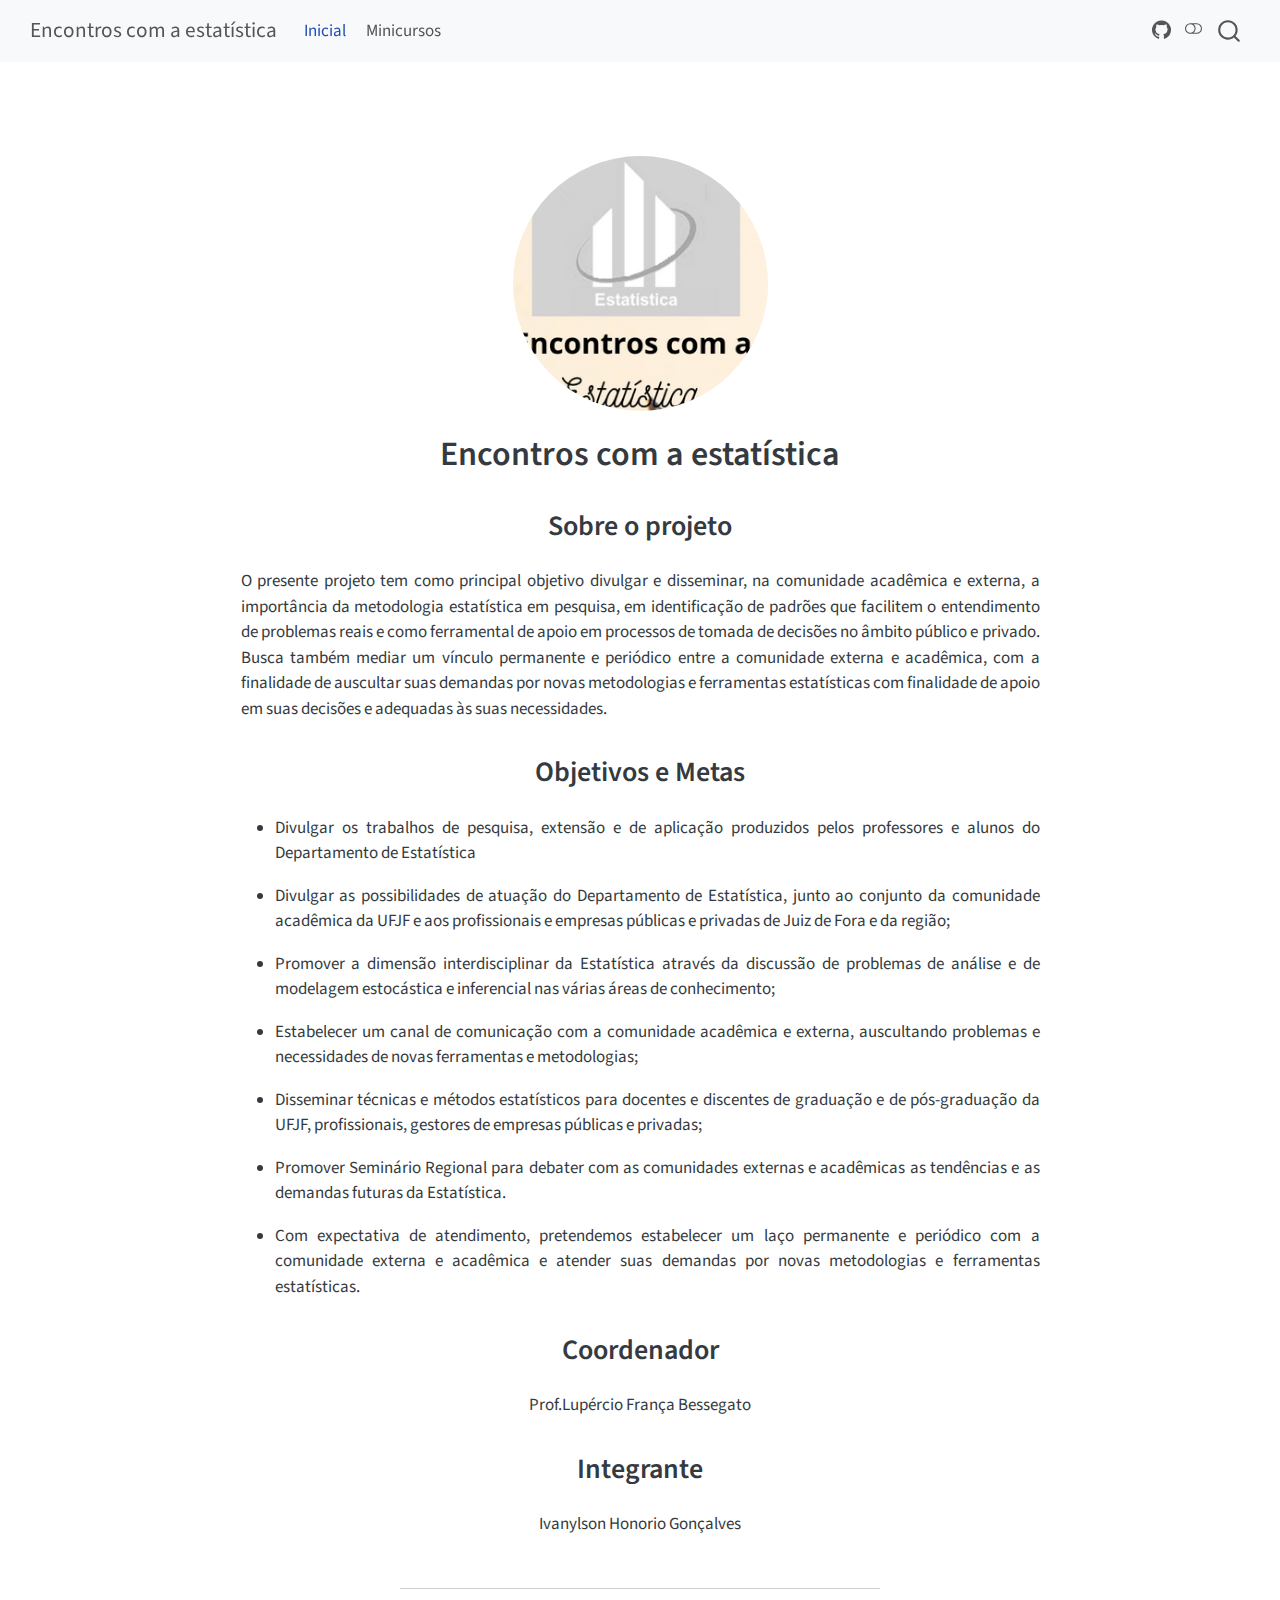
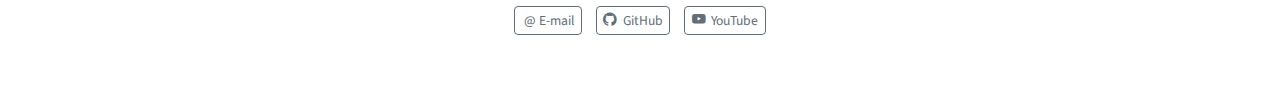
<file: docs/index.html>
<!DOCTYPE html>
<html xmlns="http://www.w3.org/1999/xhtml" lang="en" xml:lang="en"><head>

<meta charset="utf-8">
<meta name="generator" content="quarto-1.5.57">

<meta name="viewport" content="width=device-width, initial-scale=1.0, user-scalable=yes">


<title>Encontros com a estatística</title>
<style>
code{white-space: pre-wrap;}
span.smallcaps{font-variant: small-caps;}
div.columns{display: flex; gap: min(4vw, 1.5em);}
div.column{flex: auto; overflow-x: auto;}
div.hanging-indent{margin-left: 1.5em; text-indent: -1.5em;}
ul.task-list{list-style: none;}
ul.task-list li input[type="checkbox"] {
  width: 0.8em;
  margin: 0 0.8em 0.2em -1em; /* quarto-specific, see https://github.com/quarto-dev/quarto-cli/issues/4556 */ 
  vertical-align: middle;
}
</style>


<script src="site_libs/quarto-nav/quarto-nav.js"></script>
<script src="site_libs/quarto-nav/headroom.min.js"></script>
<script src="site_libs/clipboard/clipboard.min.js"></script>
<script src="site_libs/quarto-search/autocomplete.umd.js"></script>
<script src="site_libs/quarto-search/fuse.min.js"></script>
<script src="site_libs/quarto-search/quarto-search.js"></script>
<meta name="quarto:offset" content="./">
<script src="site_libs/quarto-html/quarto.js"></script>
<script src="site_libs/quarto-html/popper.min.js"></script>
<script src="site_libs/quarto-html/tippy.umd.min.js"></script>
<link href="site_libs/quarto-html/tippy.css" rel="stylesheet">
<link href="site_libs/quarto-html/quarto-syntax-highlighting.css" rel="stylesheet" class="quarto-color-scheme" id="quarto-text-highlighting-styles">
<link href="site_libs/quarto-html/quarto-syntax-highlighting-dark.css" rel="prefetch" class="quarto-color-scheme quarto-color-alternate" id="quarto-text-highlighting-styles">
<script src="site_libs/bootstrap/bootstrap.min.js"></script>
<link href="site_libs/bootstrap/bootstrap-icons.css" rel="stylesheet">
<link href="site_libs/bootstrap/bootstrap.min.css" rel="stylesheet" class="quarto-color-scheme" id="quarto-bootstrap" data-mode="light">
<link href="site_libs/bootstrap/bootstrap-dark.min.css" rel="prefetch" class="quarto-color-scheme quarto-color-alternate" id="quarto-bootstrap" data-mode="dark">
<script id="quarto-search-options" type="application/json">{
  "location": "navbar",
  "copy-button": false,
  "collapse-after": 3,
  "panel-placement": "end",
  "type": "overlay",
  "limit": 50,
  "keyboard-shortcut": [
    "f",
    "/",
    "s"
  ],
  "show-item-context": false,
  "language": {
    "search-no-results-text": "No results",
    "search-matching-documents-text": "matching documents",
    "search-copy-link-title": "Copy link to search",
    "search-hide-matches-text": "Hide additional matches",
    "search-more-match-text": "more match in this document",
    "search-more-matches-text": "more matches in this document",
    "search-clear-button-title": "Clear",
    "search-text-placeholder": "",
    "search-detached-cancel-button-title": "Cancel",
    "search-submit-button-title": "Submit",
    "search-label": "Search"
  }
}</script>


<link rel="stylesheet" href="styles.css">
</head>

<body class="nav-fixed fullcontent">

<div id="quarto-search-results"></div>
  <header id="quarto-header" class="headroom fixed-top">
    <nav class="navbar navbar-expand-lg " data-bs-theme="dark">
      <div class="navbar-container container-fluid">
      <div class="navbar-brand-container mx-auto">
    <a class="navbar-brand" href="./index.html">
    <span class="navbar-title">Encontros com a estatística</span>
    </a>
  </div>
            <div id="quarto-search" class="" title="Search"></div>
          <button class="navbar-toggler" type="button" data-bs-toggle="collapse" data-bs-target="#navbarCollapse" aria-controls="navbarCollapse" role="menu" aria-expanded="false" aria-label="Toggle navigation" onclick="if (window.quartoToggleHeadroom) { window.quartoToggleHeadroom(); }">
  <span class="navbar-toggler-icon"></span>
</button>
          <div class="collapse navbar-collapse" id="navbarCollapse">
            <ul class="navbar-nav navbar-nav-scroll me-auto">
  <li class="nav-item">
    <a class="nav-link active" href="./index.html" aria-current="page"> 
<span class="menu-text">Inicial</span></a>
  </li>  
  <li class="nav-item">
    <a class="nav-link" href="./minicursos.html"> 
<span class="menu-text">Minicursos</span></a>
  </li>  
</ul>
            <ul class="navbar-nav navbar-nav-scroll ms-auto">
  <li class="nav-item compact">
    <a class="nav-link" href="https://github.com/Encontroscomaestatistica/"> <i class="bi bi-github" role="img">
</i> 
<span class="menu-text"></span></a>
  </li>  
</ul>
          </div> <!-- /navcollapse -->
            <div class="quarto-navbar-tools">
  <a href="" class="quarto-color-scheme-toggle quarto-navigation-tool  px-1" onclick="window.quartoToggleColorScheme(); return false;" title="Toggle dark mode"><i class="bi"></i></a>
</div>
      </div> <!-- /container-fluid -->
    </nav>
</header>
<!-- content -->
<div id="quarto-content" class="quarto-container page-columns page-rows-contents page-layout-article page-navbar">
<!-- sidebar -->
<!-- margin-sidebar -->
    
<!-- main -->
<div class="quarto-about-jolla">
  <img src="profile.png" class="about-image
  round " style="height: 15em; width: 15em;">
 <header id="title-block-header" class="quarto-title-block default">
<div class="quarto-title">
<h1 class="title">Encontros com a estatística</h1>
</div>
<div class="quarto-title-meta">
  </div>
</header><main class="content" id="quarto-document-content">
<style>
.justify {
  text-align: justify;
}
</style>
<section id="sobre-o-projeto" class="level2">
<h2 data-anchor-id="sobre-o-projeto">Sobre o projeto</h2>
<div class="justify">
<p>O presente projeto tem como principal objetivo divulgar e disseminar, na comunidade acadêmica e externa, a importância da metodologia estatística em pesquisa, em identificação de padrões que facilitem o entendimento de problemas reais e como ferramental de apoio em processos de tomada de decisões no âmbito público e privado. Busca também mediar um vínculo permanente e periódico entre a comunidade externa e acadêmica, com a finalidade de auscultar suas demandas por novas metodologias e ferramentas estatísticas com finalidade de apoio em suas decisões e adequadas às suas necessidades.</p>
</div>
</section>
<section id="objetivos-e-metas" class="level2">
<h2 data-anchor-id="objetivos-e-metas">Objetivos e Metas</h2>
<div class="justify">
<ul>
<li><p>Divulgar os trabalhos de pesquisa, extensão e de aplicação produzidos pelos professores e alunos do Departamento de Estatística</p></li>
<li><p>Divulgar as possibilidades de atuação do Departamento de Estatística, junto ao conjunto da comunidade acadêmica da UFJF e aos profissionais e empresas públicas e privadas de Juiz de Fora e da região;</p></li>
<li><p>Promover a dimensão interdisciplinar da Estatística através da discussão de problemas de análise e de modelagem estocástica e inferencial nas várias áreas de conhecimento;</p></li>
<li><p>Estabelecer um canal de comunicação com a comunidade acadêmica e externa, auscultando problemas e necessidades de novas ferramentas e metodologias;</p></li>
<li><p>Disseminar técnicas e métodos estatísticos para docentes e discentes de graduação e de pós-graduação da UFJF, profissionais, gestores de empresas públicas e privadas;</p></li>
<li><p>Promover Seminário Regional para debater com as comunidades externas e acadêmicas as tendências e as demandas futuras da Estatística.</p></li>
<li><p>Com expectativa de atendimento, pretendemos estabelecer um laço permanente e periódico com a comunidade externa e acadêmica e atender suas demandas por novas metodologias e ferramentas estatísticas.</p></li>
</ul>
</div>
</section>
<section id="coordenador" class="level2">
<h2 data-anchor-id="coordenador">Coordenador</h2>
<p>Prof.Lupércio França Bessegato</p>
</section>
<section id="integrante" class="level2">
<h2 data-anchor-id="integrante">Integrante</h2>
<p>Ivanylson Honorio Gonçalves</p>


</section>
</main> 
  <hr class="about-sep">
   <div class="about-links">
  <a href="mailto:encontros.estatistica@ufjf.br" class="about-link" rel="" target="_blank">
    <i class="bi bi-at-symbol"></i>
     <span class="about-link-text">@ E-mail</span>
  </a>
  <a href="https://github.com/Encontroscomaestatistica/" class="about-link" rel="" target="_blank">
    <i class="bi bi-github"></i>
     <span class="about-link-text">GitHub</span>
  </a>
  <a href="https://www.youtube.com/channel/UCEzCRrr0m71cxMtpTBSZyhw" class="about-link" rel="" target="_blank">
    <i class="bi bi-youtube"></i>
     <span class="about-link-text">YouTube</span>
  </a>
</div>
</div>
 <!-- /main -->
<script id="quarto-html-after-body" type="application/javascript">
window.document.addEventListener("DOMContentLoaded", function (event) {
  const toggleBodyColorMode = (bsSheetEl) => {
    const mode = bsSheetEl.getAttribute("data-mode");
    const bodyEl = window.document.querySelector("body");
    if (mode === "dark") {
      bodyEl.classList.add("quarto-dark");
      bodyEl.classList.remove("quarto-light");
    } else {
      bodyEl.classList.add("quarto-light");
      bodyEl.classList.remove("quarto-dark");
    }
  }
  const toggleBodyColorPrimary = () => {
    const bsSheetEl = window.document.querySelector("link#quarto-bootstrap");
    if (bsSheetEl) {
      toggleBodyColorMode(bsSheetEl);
    }
  }
  toggleBodyColorPrimary();  
  const disableStylesheet = (stylesheets) => {
    for (let i=0; i < stylesheets.length; i++) {
      const stylesheet = stylesheets[i];
      stylesheet.rel = 'prefetch';
    }
  }
  const enableStylesheet = (stylesheets) => {
    for (let i=0; i < stylesheets.length; i++) {
      const stylesheet = stylesheets[i];
      stylesheet.rel = 'stylesheet';
    }
  }
  const manageTransitions = (selector, allowTransitions) => {
    const els = window.document.querySelectorAll(selector);
    for (let i=0; i < els.length; i++) {
      const el = els[i];
      if (allowTransitions) {
        el.classList.remove('notransition');
      } else {
        el.classList.add('notransition');
      }
    }
  }
  const toggleGiscusIfUsed = (isAlternate, darkModeDefault) => {
    const baseTheme = document.querySelector('#giscus-base-theme')?.value ?? 'light';
    const alternateTheme = document.querySelector('#giscus-alt-theme')?.value ?? 'dark';
    let newTheme = '';
    if(darkModeDefault) {
      newTheme = isAlternate ? baseTheme : alternateTheme;
    } else {
      newTheme = isAlternate ? alternateTheme : baseTheme;
    }
    const changeGiscusTheme = () => {
      // From: https://github.com/giscus/giscus/issues/336
      const sendMessage = (message) => {
        const iframe = document.querySelector('iframe.giscus-frame');
        if (!iframe) return;
        iframe.contentWindow.postMessage({ giscus: message }, 'https://giscus.app');
      }
      sendMessage({
        setConfig: {
          theme: newTheme
        }
      });
    }
    const isGiscussLoaded = window.document.querySelector('iframe.giscus-frame') !== null;
    if (isGiscussLoaded) {
      changeGiscusTheme();
    }
  }
  const toggleColorMode = (alternate) => {
    // Switch the stylesheets
    const alternateStylesheets = window.document.querySelectorAll('link.quarto-color-scheme.quarto-color-alternate');
    manageTransitions('#quarto-margin-sidebar .nav-link', false);
    if (alternate) {
      enableStylesheet(alternateStylesheets);
      for (const sheetNode of alternateStylesheets) {
        if (sheetNode.id === "quarto-bootstrap") {
          toggleBodyColorMode(sheetNode);
        }
      }
    } else {
      disableStylesheet(alternateStylesheets);
      toggleBodyColorPrimary();
    }
    manageTransitions('#quarto-margin-sidebar .nav-link', true);
    // Switch the toggles
    const toggles = window.document.querySelectorAll('.quarto-color-scheme-toggle');
    for (let i=0; i < toggles.length; i++) {
      const toggle = toggles[i];
      if (toggle) {
        if (alternate) {
          toggle.classList.add("alternate");     
        } else {
          toggle.classList.remove("alternate");
        }
      }
    }
    // Hack to workaround the fact that safari doesn't
    // properly recolor the scrollbar when toggling (#1455)
    if (navigator.userAgent.indexOf('Safari') > 0 && navigator.userAgent.indexOf('Chrome') == -1) {
      manageTransitions("body", false);
      window.scrollTo(0, 1);
      setTimeout(() => {
        window.scrollTo(0, 0);
        manageTransitions("body", true);
      }, 40);  
    }
  }
  const isFileUrl = () => { 
    return window.location.protocol === 'file:';
  }
  const hasAlternateSentinel = () => {  
    let styleSentinel = getColorSchemeSentinel();
    if (styleSentinel !== null) {
      return styleSentinel === "alternate";
    } else {
      return false;
    }
  }
  const setStyleSentinel = (alternate) => {
    const value = alternate ? "alternate" : "default";
    if (!isFileUrl()) {
      window.localStorage.setItem("quarto-color-scheme", value);
    } else {
      localAlternateSentinel = value;
    }
  }
  const getColorSchemeSentinel = () => {
    if (!isFileUrl()) {
      const storageValue = window.localStorage.getItem("quarto-color-scheme");
      return storageValue != null ? storageValue : localAlternateSentinel;
    } else {
      return localAlternateSentinel;
    }
  }
  const darkModeDefault = false;
  let localAlternateSentinel = darkModeDefault ? 'alternate' : 'default';
  // Dark / light mode switch
  window.quartoToggleColorScheme = () => {
    // Read the current dark / light value 
    let toAlternate = !hasAlternateSentinel();
    toggleColorMode(toAlternate);
    setStyleSentinel(toAlternate);
    toggleGiscusIfUsed(toAlternate, darkModeDefault);
  };
  // Ensure there is a toggle, if there isn't float one in the top right
  if (window.document.querySelector('.quarto-color-scheme-toggle') === null) {
    const a = window.document.createElement('a');
    a.classList.add('top-right');
    a.classList.add('quarto-color-scheme-toggle');
    a.href = "";
    a.onclick = function() { try { window.quartoToggleColorScheme(); } catch {} return false; };
    const i = window.document.createElement("i");
    i.classList.add('bi');
    a.appendChild(i);
    window.document.body.appendChild(a);
  }
  // Switch to dark mode if need be
  if (hasAlternateSentinel()) {
    toggleColorMode(true);
  } else {
    toggleColorMode(false);
  }
  const isCodeAnnotation = (el) => {
    for (const clz of el.classList) {
      if (clz.startsWith('code-annotation-')) {                     
        return true;
      }
    }
    return false;
  }
  const onCopySuccess = function(e) {
    // button target
    const button = e.trigger;
    // don't keep focus
    button.blur();
    // flash "checked"
    button.classList.add('code-copy-button-checked');
    var currentTitle = button.getAttribute("title");
    button.setAttribute("title", "Copied!");
    let tooltip;
    if (window.bootstrap) {
      button.setAttribute("data-bs-toggle", "tooltip");
      button.setAttribute("data-bs-placement", "left");
      button.setAttribute("data-bs-title", "Copied!");
      tooltip = new bootstrap.Tooltip(button, 
        { trigger: "manual", 
          customClass: "code-copy-button-tooltip",
          offset: [0, -8]});
      tooltip.show();    
    }
    setTimeout(function() {
      if (tooltip) {
        tooltip.hide();
        button.removeAttribute("data-bs-title");
        button.removeAttribute("data-bs-toggle");
        button.removeAttribute("data-bs-placement");
      }
      button.setAttribute("title", currentTitle);
      button.classList.remove('code-copy-button-checked');
    }, 1000);
    // clear code selection
    e.clearSelection();
  }
  const getTextToCopy = function(trigger) {
      const codeEl = trigger.previousElementSibling.cloneNode(true);
      for (const childEl of codeEl.children) {
        if (isCodeAnnotation(childEl)) {
          childEl.remove();
        }
      }
      return codeEl.innerText;
  }
  const clipboard = new window.ClipboardJS('.code-copy-button:not([data-in-quarto-modal])', {
    text: getTextToCopy
  });
  clipboard.on('success', onCopySuccess);
  if (window.document.getElementById('quarto-embedded-source-code-modal')) {
    // For code content inside modals, clipBoardJS needs to be initialized with a container option
    // TODO: Check when it could be a function (https://github.com/zenorocha/clipboard.js/issues/860)
    const clipboardModal = new window.ClipboardJS('.code-copy-button[data-in-quarto-modal]', {
      text: getTextToCopy,
      container: window.document.getElementById('quarto-embedded-source-code-modal')
    });
    clipboardModal.on('success', onCopySuccess);
  }
    var localhostRegex = new RegExp(/^(?:http|https):\/\/localhost\:?[0-9]*\//);
    var mailtoRegex = new RegExp(/^mailto:/);
      var filterRegex = new RegExp('/' + window.location.host + '/');
    var isInternal = (href) => {
        return filterRegex.test(href) || localhostRegex.test(href) || mailtoRegex.test(href);
    }
    // Inspect non-navigation links and adorn them if external
 	var links = window.document.querySelectorAll('a[href]:not(.nav-link):not(.navbar-brand):not(.toc-action):not(.sidebar-link):not(.sidebar-item-toggle):not(.pagination-link):not(.no-external):not([aria-hidden]):not(.dropdown-item):not(.quarto-navigation-tool):not(.about-link)');
    for (var i=0; i<links.length; i++) {
      const link = links[i];
      if (!isInternal(link.href)) {
        // undo the damage that might have been done by quarto-nav.js in the case of
        // links that we want to consider external
        if (link.dataset.originalHref !== undefined) {
          link.href = link.dataset.originalHref;
        }
      }
    }
  function tippyHover(el, contentFn, onTriggerFn, onUntriggerFn) {
    const config = {
      allowHTML: true,
      maxWidth: 500,
      delay: 100,
      arrow: false,
      appendTo: function(el) {
          return el.parentElement;
      },
      interactive: true,
      interactiveBorder: 10,
      theme: 'quarto',
      placement: 'bottom-start',
    };
    if (contentFn) {
      config.content = contentFn;
    }
    if (onTriggerFn) {
      config.onTrigger = onTriggerFn;
    }
    if (onUntriggerFn) {
      config.onUntrigger = onUntriggerFn;
    }
    window.tippy(el, config); 
  }
  const noterefs = window.document.querySelectorAll('a[role="doc-noteref"]');
  for (var i=0; i<noterefs.length; i++) {
    const ref = noterefs[i];
    tippyHover(ref, function() {
      // use id or data attribute instead here
      let href = ref.getAttribute('data-footnote-href') || ref.getAttribute('href');
      try { href = new URL(href).hash; } catch {}
      const id = href.replace(/^#\/?/, "");
      const note = window.document.getElementById(id);
      if (note) {
        return note.innerHTML;
      } else {
        return "";
      }
    });
  }
  const xrefs = window.document.querySelectorAll('a.quarto-xref');
  const processXRef = (id, note) => {
    // Strip column container classes
    const stripColumnClz = (el) => {
      el.classList.remove("page-full", "page-columns");
      if (el.children) {
        for (const child of el.children) {
          stripColumnClz(child);
        }
      }
    }
    stripColumnClz(note)
    if (id === null || id.startsWith('sec-')) {
      // Special case sections, only their first couple elements
      const container = document.createElement("div");
      if (note.children && note.children.length > 2) {
        container.appendChild(note.children[0].cloneNode(true));
        for (let i = 1; i < note.children.length; i++) {
          const child = note.children[i];
          if (child.tagName === "P" && child.innerText === "") {
            continue;
          } else {
            container.appendChild(child.cloneNode(true));
            break;
          }
        }
        if (window.Quarto?.typesetMath) {
          window.Quarto.typesetMath(container);
        }
        return container.innerHTML
      } else {
        if (window.Quarto?.typesetMath) {
          window.Quarto.typesetMath(note);
        }
        return note.innerHTML;
      }
    } else {
      // Remove any anchor links if they are present
      const anchorLink = note.querySelector('a.anchorjs-link');
      if (anchorLink) {
        anchorLink.remove();
      }
      if (window.Quarto?.typesetMath) {
        window.Quarto.typesetMath(note);
      }
      // TODO in 1.5, we should make sure this works without a callout special case
      if (note.classList.contains("callout")) {
        return note.outerHTML;
      } else {
        return note.innerHTML;
      }
    }
  }
  for (var i=0; i<xrefs.length; i++) {
    const xref = xrefs[i];
    tippyHover(xref, undefined, function(instance) {
      instance.disable();
      let url = xref.getAttribute('href');
      let hash = undefined; 
      if (url.startsWith('#')) {
        hash = url;
      } else {
        try { hash = new URL(url).hash; } catch {}
      }
      if (hash) {
        const id = hash.replace(/^#\/?/, "");
        const note = window.document.getElementById(id);
        if (note !== null) {
          try {
            const html = processXRef(id, note.cloneNode(true));
            instance.setContent(html);
          } finally {
            instance.enable();
            instance.show();
          }
        } else {
          // See if we can fetch this
          fetch(url.split('#')[0])
          .then(res => res.text())
          .then(html => {
            const parser = new DOMParser();
            const htmlDoc = parser.parseFromString(html, "text/html");
            const note = htmlDoc.getElementById(id);
            if (note !== null) {
              const html = processXRef(id, note);
              instance.setContent(html);
            } 
          }).finally(() => {
            instance.enable();
            instance.show();
          });
        }
      } else {
        // See if we can fetch a full url (with no hash to target)
        // This is a special case and we should probably do some content thinning / targeting
        fetch(url)
        .then(res => res.text())
        .then(html => {
          const parser = new DOMParser();
          const htmlDoc = parser.parseFromString(html, "text/html");
          const note = htmlDoc.querySelector('main.content');
          if (note !== null) {
            // This should only happen for chapter cross references
            // (since there is no id in the URL)
            // remove the first header
            if (note.children.length > 0 && note.children[0].tagName === "HEADER") {
              note.children[0].remove();
            }
            const html = processXRef(null, note);
            instance.setContent(html);
          } 
        }).finally(() => {
          instance.enable();
          instance.show();
        });
      }
    }, function(instance) {
    });
  }
      let selectedAnnoteEl;
      const selectorForAnnotation = ( cell, annotation) => {
        let cellAttr = 'data-code-cell="' + cell + '"';
        let lineAttr = 'data-code-annotation="' +  annotation + '"';
        const selector = 'span[' + cellAttr + '][' + lineAttr + ']';
        return selector;
      }
      const selectCodeLines = (annoteEl) => {
        const doc = window.document;
        const targetCell = annoteEl.getAttribute("data-target-cell");
        const targetAnnotation = annoteEl.getAttribute("data-target-annotation");
        const annoteSpan = window.document.querySelector(selectorForAnnotation(targetCell, targetAnnotation));
        const lines = annoteSpan.getAttribute("data-code-lines").split(",");
        const lineIds = lines.map((line) => {
          return targetCell + "-" + line;
        })
        let top = null;
        let height = null;
        let parent = null;
        if (lineIds.length > 0) {
            //compute the position of the single el (top and bottom and make a div)
            const el = window.document.getElementById(lineIds[0]);
            top = el.offsetTop;
            height = el.offsetHeight;
            parent = el.parentElement.parentElement;
          if (lineIds.length > 1) {
            const lastEl = window.document.getElementById(lineIds[lineIds.length - 1]);
            const bottom = lastEl.offsetTop + lastEl.offsetHeight;
            height = bottom - top;
          }
          if (top !== null && height !== null && parent !== null) {
            // cook up a div (if necessary) and position it 
            let div = window.document.getElementById("code-annotation-line-highlight");
            if (div === null) {
              div = window.document.createElement("div");
              div.setAttribute("id", "code-annotation-line-highlight");
              div.style.position = 'absolute';
              parent.appendChild(div);
            }
            div.style.top = top - 2 + "px";
            div.style.height = height + 4 + "px";
            div.style.left = 0;
            let gutterDiv = window.document.getElementById("code-annotation-line-highlight-gutter");
            if (gutterDiv === null) {
              gutterDiv = window.document.createElement("div");
              gutterDiv.setAttribute("id", "code-annotation-line-highlight-gutter");
              gutterDiv.style.position = 'absolute';
              const codeCell = window.document.getElementById(targetCell);
              const gutter = codeCell.querySelector('.code-annotation-gutter');
              gutter.appendChild(gutterDiv);
            }
            gutterDiv.style.top = top - 2 + "px";
            gutterDiv.style.height = height + 4 + "px";
          }
          selectedAnnoteEl = annoteEl;
        }
      };
      const unselectCodeLines = () => {
        const elementsIds = ["code-annotation-line-highlight", "code-annotation-line-highlight-gutter"];
        elementsIds.forEach((elId) => {
          const div = window.document.getElementById(elId);
          if (div) {
            div.remove();
          }
        });
        selectedAnnoteEl = undefined;
      };
        // Handle positioning of the toggle
    window.addEventListener(
      "resize",
      throttle(() => {
        elRect = undefined;
        if (selectedAnnoteEl) {
          selectCodeLines(selectedAnnoteEl);
        }
      }, 10)
    );
    function throttle(fn, ms) {
    let throttle = false;
    let timer;
      return (...args) => {
        if(!throttle) { // first call gets through
            fn.apply(this, args);
            throttle = true;
        } else { // all the others get throttled
            if(timer) clearTimeout(timer); // cancel #2
            timer = setTimeout(() => {
              fn.apply(this, args);
              timer = throttle = false;
            }, ms);
        }
      };
    }
      // Attach click handler to the DT
      const annoteDls = window.document.querySelectorAll('dt[data-target-cell]');
      for (const annoteDlNode of annoteDls) {
        annoteDlNode.addEventListener('click', (event) => {
          const clickedEl = event.target;
          if (clickedEl !== selectedAnnoteEl) {
            unselectCodeLines();
            const activeEl = window.document.querySelector('dt[data-target-cell].code-annotation-active');
            if (activeEl) {
              activeEl.classList.remove('code-annotation-active');
            }
            selectCodeLines(clickedEl);
            clickedEl.classList.add('code-annotation-active');
          } else {
            // Unselect the line
            unselectCodeLines();
            clickedEl.classList.remove('code-annotation-active');
          }
        });
      }
  const findCites = (el) => {
    const parentEl = el.parentElement;
    if (parentEl) {
      const cites = parentEl.dataset.cites;
      if (cites) {
        return {
          el,
          cites: cites.split(' ')
        };
      } else {
        return findCites(el.parentElement)
      }
    } else {
      return undefined;
    }
  };
  var bibliorefs = window.document.querySelectorAll('a[role="doc-biblioref"]');
  for (var i=0; i<bibliorefs.length; i++) {
    const ref = bibliorefs[i];
    const citeInfo = findCites(ref);
    if (citeInfo) {
      tippyHover(citeInfo.el, function() {
        var popup = window.document.createElement('div');
        citeInfo.cites.forEach(function(cite) {
          var citeDiv = window.document.createElement('div');
          citeDiv.classList.add('hanging-indent');
          citeDiv.classList.add('csl-entry');
          var biblioDiv = window.document.getElementById('ref-' + cite);
          if (biblioDiv) {
            citeDiv.innerHTML = biblioDiv.innerHTML;
          }
          popup.appendChild(citeDiv);
        });
        return popup.innerHTML;
      });
    }
  }
});
</script>
</div> <!-- /content -->




</body></html>
</file>
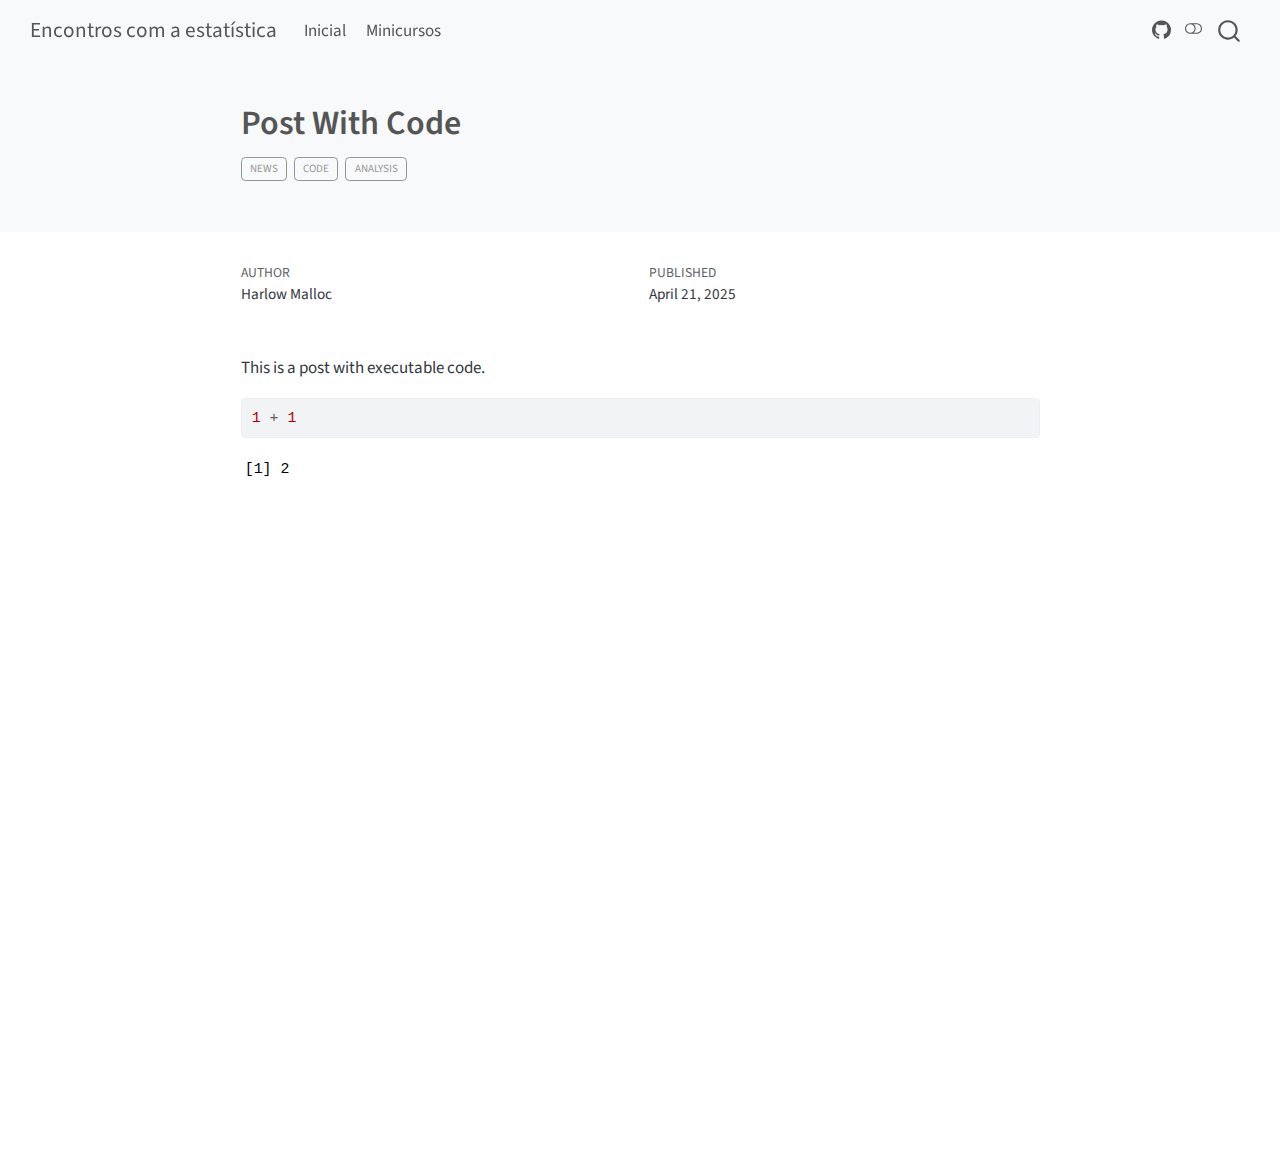
<file: docs/posts/post-with-code/index.html>
<!DOCTYPE html>
<html xmlns="http://www.w3.org/1999/xhtml" lang="en" xml:lang="en"><head>

<meta charset="utf-8">
<meta name="generator" content="quarto-1.5.57">

<meta name="viewport" content="width=device-width, initial-scale=1.0, user-scalable=yes">

<meta name="author" content="Harlow Malloc">
<meta name="dcterms.date" content="2025-04-21">

<title>Post With Code – Encontros com a estatística</title>
<style>
code{white-space: pre-wrap;}
span.smallcaps{font-variant: small-caps;}
div.columns{display: flex; gap: min(4vw, 1.5em);}
div.column{flex: auto; overflow-x: auto;}
div.hanging-indent{margin-left: 1.5em; text-indent: -1.5em;}
ul.task-list{list-style: none;}
ul.task-list li input[type="checkbox"] {
  width: 0.8em;
  margin: 0 0.8em 0.2em -1em; /* quarto-specific, see https://github.com/quarto-dev/quarto-cli/issues/4556 */ 
  vertical-align: middle;
}
/* CSS for syntax highlighting */
pre > code.sourceCode { white-space: pre; position: relative; }
pre > code.sourceCode > span { line-height: 1.25; }
pre > code.sourceCode > span:empty { height: 1.2em; }
.sourceCode { overflow: visible; }
code.sourceCode > span { color: inherit; text-decoration: inherit; }
div.sourceCode { margin: 1em 0; }
pre.sourceCode { margin: 0; }
@media screen {
div.sourceCode { overflow: auto; }
}
@media print {
pre > code.sourceCode { white-space: pre-wrap; }
pre > code.sourceCode > span { display: inline-block; text-indent: -5em; padding-left: 5em; }
}
pre.numberSource code
  { counter-reset: source-line 0; }
pre.numberSource code > span
  { position: relative; left: -4em; counter-increment: source-line; }
pre.numberSource code > span > a:first-child::before
  { content: counter(source-line);
    position: relative; left: -1em; text-align: right; vertical-align: baseline;
    border: none; display: inline-block;
    -webkit-touch-callout: none; -webkit-user-select: none;
    -khtml-user-select: none; -moz-user-select: none;
    -ms-user-select: none; user-select: none;
    padding: 0 4px; width: 4em;
  }
pre.numberSource { margin-left: 3em;  padding-left: 4px; }
div.sourceCode
  {   }
@media screen {
pre > code.sourceCode > span > a:first-child::before { text-decoration: underline; }
}
</style>


<script src="../../site_libs/quarto-nav/quarto-nav.js"></script>
<script src="../../site_libs/quarto-nav/headroom.min.js"></script>
<script src="../../site_libs/clipboard/clipboard.min.js"></script>
<script src="../../site_libs/quarto-search/autocomplete.umd.js"></script>
<script src="../../site_libs/quarto-search/fuse.min.js"></script>
<script src="../../site_libs/quarto-search/quarto-search.js"></script>
<meta name="quarto:offset" content="../../">
<script src="../../site_libs/quarto-html/quarto.js"></script>
<script src="../../site_libs/quarto-html/popper.min.js"></script>
<script src="../../site_libs/quarto-html/tippy.umd.min.js"></script>
<script src="../../site_libs/quarto-html/anchor.min.js"></script>
<link href="../../site_libs/quarto-html/tippy.css" rel="stylesheet">
<link href="../../site_libs/quarto-html/quarto-syntax-highlighting.css" rel="stylesheet" class="quarto-color-scheme" id="quarto-text-highlighting-styles">
<link href="../../site_libs/quarto-html/quarto-syntax-highlighting-dark.css" rel="prefetch" class="quarto-color-scheme quarto-color-alternate" id="quarto-text-highlighting-styles">
<script src="../../site_libs/bootstrap/bootstrap.min.js"></script>
<link href="../../site_libs/bootstrap/bootstrap-icons.css" rel="stylesheet">
<link href="../../site_libs/bootstrap/bootstrap.min.css" rel="stylesheet" class="quarto-color-scheme" id="quarto-bootstrap" data-mode="light">
<link href="../../site_libs/bootstrap/bootstrap-dark.min.css" rel="prefetch" class="quarto-color-scheme quarto-color-alternate" id="quarto-bootstrap" data-mode="dark">
<script id="quarto-search-options" type="application/json">{
  "location": "navbar",
  "copy-button": false,
  "collapse-after": 3,
  "panel-placement": "end",
  "type": "overlay",
  "limit": 50,
  "keyboard-shortcut": [
    "f",
    "/",
    "s"
  ],
  "show-item-context": false,
  "language": {
    "search-no-results-text": "No results",
    "search-matching-documents-text": "matching documents",
    "search-copy-link-title": "Copy link to search",
    "search-hide-matches-text": "Hide additional matches",
    "search-more-match-text": "more match in this document",
    "search-more-matches-text": "more matches in this document",
    "search-clear-button-title": "Clear",
    "search-text-placeholder": "",
    "search-detached-cancel-button-title": "Cancel",
    "search-submit-button-title": "Submit",
    "search-label": "Search"
  }
}</script>


<link rel="stylesheet" href="../../styles.css">
</head>

<body class="nav-fixed fullcontent">

<div id="quarto-search-results"></div>
  <header id="quarto-header" class="headroom fixed-top quarto-banner">
    <nav class="navbar navbar-expand-lg " data-bs-theme="dark">
      <div class="navbar-container container-fluid">
      <div class="navbar-brand-container mx-auto">
    <a class="navbar-brand" href="../../index.html">
    <span class="navbar-title">Encontros com a estatística</span>
    </a>
  </div>
            <div id="quarto-search" class="" title="Search"></div>
          <button class="navbar-toggler" type="button" data-bs-toggle="collapse" data-bs-target="#navbarCollapse" aria-controls="navbarCollapse" role="menu" aria-expanded="false" aria-label="Toggle navigation" onclick="if (window.quartoToggleHeadroom) { window.quartoToggleHeadroom(); }">
  <span class="navbar-toggler-icon"></span>
</button>
          <div class="collapse navbar-collapse" id="navbarCollapse">
            <ul class="navbar-nav navbar-nav-scroll me-auto">
  <li class="nav-item">
    <a class="nav-link" href="../../index.html"> 
<span class="menu-text">Inicial</span></a>
  </li>  
  <li class="nav-item">
    <a class="nav-link" href="../../minicursos.html"> 
<span class="menu-text">Minicursos</span></a>
  </li>  
</ul>
            <ul class="navbar-nav navbar-nav-scroll ms-auto">
  <li class="nav-item compact">
    <a class="nav-link" href="https://github.com/Encontroscomaestatistica/"> <i class="bi bi-github" role="img">
</i> 
<span class="menu-text"></span></a>
  </li>  
</ul>
          </div> <!-- /navcollapse -->
            <div class="quarto-navbar-tools">
  <a href="" class="quarto-color-scheme-toggle quarto-navigation-tool  px-1" onclick="window.quartoToggleColorScheme(); return false;" title="Toggle dark mode"><i class="bi"></i></a>
</div>
      </div> <!-- /container-fluid -->
    </nav>
</header>
<!-- content -->
<header id="title-block-header" class="quarto-title-block default page-columns page-full">
  <div class="quarto-title-banner page-columns page-full">
    <div class="quarto-title column-body">
      <h1 class="title">Post With Code</h1>
                                <div class="quarto-categories">
                <div class="quarto-category">news</div>
                <div class="quarto-category">code</div>
                <div class="quarto-category">analysis</div>
              </div>
                  </div>
  </div>
    
  
  <div class="quarto-title-meta">

      <div>
      <div class="quarto-title-meta-heading">Author</div>
      <div class="quarto-title-meta-contents">
               <p>Harlow Malloc </p>
            </div>
    </div>
      
      <div>
      <div class="quarto-title-meta-heading">Published</div>
      <div class="quarto-title-meta-contents">
        <p class="date">April 21, 2025</p>
      </div>
    </div>
    
      
    </div>
    
  
  </header><div id="quarto-content" class="quarto-container page-columns page-rows-contents page-layout-article page-navbar">
<!-- sidebar -->
<!-- margin-sidebar -->
    
<!-- main -->
<main class="content quarto-banner-title-block" id="quarto-document-content">





<p>This is a post with executable code.</p>
<div class="cell">
<div class="sourceCode cell-code" id="cb1"><pre class="sourceCode r code-with-copy"><code class="sourceCode r"><span id="cb1-1"><a href="#cb1-1" aria-hidden="true" tabindex="-1"></a><span class="dv">1</span> <span class="sc">+</span> <span class="dv">1</span></span></code><button title="Copy to Clipboard" class="code-copy-button"><i class="bi"></i></button></pre></div>
<div class="cell-output cell-output-stdout">
<pre><code>[1] 2</code></pre>
</div>
</div>



</main> <!-- /main -->
<script id="quarto-html-after-body" type="application/javascript">
window.document.addEventListener("DOMContentLoaded", function (event) {
  const toggleBodyColorMode = (bsSheetEl) => {
    const mode = bsSheetEl.getAttribute("data-mode");
    const bodyEl = window.document.querySelector("body");
    if (mode === "dark") {
      bodyEl.classList.add("quarto-dark");
      bodyEl.classList.remove("quarto-light");
    } else {
      bodyEl.classList.add("quarto-light");
      bodyEl.classList.remove("quarto-dark");
    }
  }
  const toggleBodyColorPrimary = () => {
    const bsSheetEl = window.document.querySelector("link#quarto-bootstrap");
    if (bsSheetEl) {
      toggleBodyColorMode(bsSheetEl);
    }
  }
  toggleBodyColorPrimary();  
  const disableStylesheet = (stylesheets) => {
    for (let i=0; i < stylesheets.length; i++) {
      const stylesheet = stylesheets[i];
      stylesheet.rel = 'prefetch';
    }
  }
  const enableStylesheet = (stylesheets) => {
    for (let i=0; i < stylesheets.length; i++) {
      const stylesheet = stylesheets[i];
      stylesheet.rel = 'stylesheet';
    }
  }
  const manageTransitions = (selector, allowTransitions) => {
    const els = window.document.querySelectorAll(selector);
    for (let i=0; i < els.length; i++) {
      const el = els[i];
      if (allowTransitions) {
        el.classList.remove('notransition');
      } else {
        el.classList.add('notransition');
      }
    }
  }
  const toggleGiscusIfUsed = (isAlternate, darkModeDefault) => {
    const baseTheme = document.querySelector('#giscus-base-theme')?.value ?? 'light';
    const alternateTheme = document.querySelector('#giscus-alt-theme')?.value ?? 'dark';
    let newTheme = '';
    if(darkModeDefault) {
      newTheme = isAlternate ? baseTheme : alternateTheme;
    } else {
      newTheme = isAlternate ? alternateTheme : baseTheme;
    }
    const changeGiscusTheme = () => {
      // From: https://github.com/giscus/giscus/issues/336
      const sendMessage = (message) => {
        const iframe = document.querySelector('iframe.giscus-frame');
        if (!iframe) return;
        iframe.contentWindow.postMessage({ giscus: message }, 'https://giscus.app');
      }
      sendMessage({
        setConfig: {
          theme: newTheme
        }
      });
    }
    const isGiscussLoaded = window.document.querySelector('iframe.giscus-frame') !== null;
    if (isGiscussLoaded) {
      changeGiscusTheme();
    }
  }
  const toggleColorMode = (alternate) => {
    // Switch the stylesheets
    const alternateStylesheets = window.document.querySelectorAll('link.quarto-color-scheme.quarto-color-alternate');
    manageTransitions('#quarto-margin-sidebar .nav-link', false);
    if (alternate) {
      enableStylesheet(alternateStylesheets);
      for (const sheetNode of alternateStylesheets) {
        if (sheetNode.id === "quarto-bootstrap") {
          toggleBodyColorMode(sheetNode);
        }
      }
    } else {
      disableStylesheet(alternateStylesheets);
      toggleBodyColorPrimary();
    }
    manageTransitions('#quarto-margin-sidebar .nav-link', true);
    // Switch the toggles
    const toggles = window.document.querySelectorAll('.quarto-color-scheme-toggle');
    for (let i=0; i < toggles.length; i++) {
      const toggle = toggles[i];
      if (toggle) {
        if (alternate) {
          toggle.classList.add("alternate");     
        } else {
          toggle.classList.remove("alternate");
        }
      }
    }
    // Hack to workaround the fact that safari doesn't
    // properly recolor the scrollbar when toggling (#1455)
    if (navigator.userAgent.indexOf('Safari') > 0 && navigator.userAgent.indexOf('Chrome') == -1) {
      manageTransitions("body", false);
      window.scrollTo(0, 1);
      setTimeout(() => {
        window.scrollTo(0, 0);
        manageTransitions("body", true);
      }, 40);  
    }
  }
  const isFileUrl = () => { 
    return window.location.protocol === 'file:';
  }
  const hasAlternateSentinel = () => {  
    let styleSentinel = getColorSchemeSentinel();
    if (styleSentinel !== null) {
      return styleSentinel === "alternate";
    } else {
      return false;
    }
  }
  const setStyleSentinel = (alternate) => {
    const value = alternate ? "alternate" : "default";
    if (!isFileUrl()) {
      window.localStorage.setItem("quarto-color-scheme", value);
    } else {
      localAlternateSentinel = value;
    }
  }
  const getColorSchemeSentinel = () => {
    if (!isFileUrl()) {
      const storageValue = window.localStorage.getItem("quarto-color-scheme");
      return storageValue != null ? storageValue : localAlternateSentinel;
    } else {
      return localAlternateSentinel;
    }
  }
  const darkModeDefault = false;
  let localAlternateSentinel = darkModeDefault ? 'alternate' : 'default';
  // Dark / light mode switch
  window.quartoToggleColorScheme = () => {
    // Read the current dark / light value 
    let toAlternate = !hasAlternateSentinel();
    toggleColorMode(toAlternate);
    setStyleSentinel(toAlternate);
    toggleGiscusIfUsed(toAlternate, darkModeDefault);
  };
  // Ensure there is a toggle, if there isn't float one in the top right
  if (window.document.querySelector('.quarto-color-scheme-toggle') === null) {
    const a = window.document.createElement('a');
    a.classList.add('top-right');
    a.classList.add('quarto-color-scheme-toggle');
    a.href = "";
    a.onclick = function() { try { window.quartoToggleColorScheme(); } catch {} return false; };
    const i = window.document.createElement("i");
    i.classList.add('bi');
    a.appendChild(i);
    window.document.body.appendChild(a);
  }
  // Switch to dark mode if need be
  if (hasAlternateSentinel()) {
    toggleColorMode(true);
  } else {
    toggleColorMode(false);
  }
  const icon = "";
  const anchorJS = new window.AnchorJS();
  anchorJS.options = {
    placement: 'right',
    icon: icon
  };
  anchorJS.add('.anchored');
  const isCodeAnnotation = (el) => {
    for (const clz of el.classList) {
      if (clz.startsWith('code-annotation-')) {                     
        return true;
      }
    }
    return false;
  }
  const onCopySuccess = function(e) {
    // button target
    const button = e.trigger;
    // don't keep focus
    button.blur();
    // flash "checked"
    button.classList.add('code-copy-button-checked');
    var currentTitle = button.getAttribute("title");
    button.setAttribute("title", "Copied!");
    let tooltip;
    if (window.bootstrap) {
      button.setAttribute("data-bs-toggle", "tooltip");
      button.setAttribute("data-bs-placement", "left");
      button.setAttribute("data-bs-title", "Copied!");
      tooltip = new bootstrap.Tooltip(button, 
        { trigger: "manual", 
          customClass: "code-copy-button-tooltip",
          offset: [0, -8]});
      tooltip.show();    
    }
    setTimeout(function() {
      if (tooltip) {
        tooltip.hide();
        button.removeAttribute("data-bs-title");
        button.removeAttribute("data-bs-toggle");
        button.removeAttribute("data-bs-placement");
      }
      button.setAttribute("title", currentTitle);
      button.classList.remove('code-copy-button-checked');
    }, 1000);
    // clear code selection
    e.clearSelection();
  }
  const getTextToCopy = function(trigger) {
      const codeEl = trigger.previousElementSibling.cloneNode(true);
      for (const childEl of codeEl.children) {
        if (isCodeAnnotation(childEl)) {
          childEl.remove();
        }
      }
      return codeEl.innerText;
  }
  const clipboard = new window.ClipboardJS('.code-copy-button:not([data-in-quarto-modal])', {
    text: getTextToCopy
  });
  clipboard.on('success', onCopySuccess);
  if (window.document.getElementById('quarto-embedded-source-code-modal')) {
    // For code content inside modals, clipBoardJS needs to be initialized with a container option
    // TODO: Check when it could be a function (https://github.com/zenorocha/clipboard.js/issues/860)
    const clipboardModal = new window.ClipboardJS('.code-copy-button[data-in-quarto-modal]', {
      text: getTextToCopy,
      container: window.document.getElementById('quarto-embedded-source-code-modal')
    });
    clipboardModal.on('success', onCopySuccess);
  }
    var localhostRegex = new RegExp(/^(?:http|https):\/\/localhost\:?[0-9]*\//);
    var mailtoRegex = new RegExp(/^mailto:/);
      var filterRegex = new RegExp('/' + window.location.host + '/');
    var isInternal = (href) => {
        return filterRegex.test(href) || localhostRegex.test(href) || mailtoRegex.test(href);
    }
    // Inspect non-navigation links and adorn them if external
 	var links = window.document.querySelectorAll('a[href]:not(.nav-link):not(.navbar-brand):not(.toc-action):not(.sidebar-link):not(.sidebar-item-toggle):not(.pagination-link):not(.no-external):not([aria-hidden]):not(.dropdown-item):not(.quarto-navigation-tool):not(.about-link)');
    for (var i=0; i<links.length; i++) {
      const link = links[i];
      if (!isInternal(link.href)) {
        // undo the damage that might have been done by quarto-nav.js in the case of
        // links that we want to consider external
        if (link.dataset.originalHref !== undefined) {
          link.href = link.dataset.originalHref;
        }
      }
    }
  function tippyHover(el, contentFn, onTriggerFn, onUntriggerFn) {
    const config = {
      allowHTML: true,
      maxWidth: 500,
      delay: 100,
      arrow: false,
      appendTo: function(el) {
          return el.parentElement;
      },
      interactive: true,
      interactiveBorder: 10,
      theme: 'quarto',
      placement: 'bottom-start',
    };
    if (contentFn) {
      config.content = contentFn;
    }
    if (onTriggerFn) {
      config.onTrigger = onTriggerFn;
    }
    if (onUntriggerFn) {
      config.onUntrigger = onUntriggerFn;
    }
    window.tippy(el, config); 
  }
  const noterefs = window.document.querySelectorAll('a[role="doc-noteref"]');
  for (var i=0; i<noterefs.length; i++) {
    const ref = noterefs[i];
    tippyHover(ref, function() {
      // use id or data attribute instead here
      let href = ref.getAttribute('data-footnote-href') || ref.getAttribute('href');
      try { href = new URL(href).hash; } catch {}
      const id = href.replace(/^#\/?/, "");
      const note = window.document.getElementById(id);
      if (note) {
        return note.innerHTML;
      } else {
        return "";
      }
    });
  }
  const xrefs = window.document.querySelectorAll('a.quarto-xref');
  const processXRef = (id, note) => {
    // Strip column container classes
    const stripColumnClz = (el) => {
      el.classList.remove("page-full", "page-columns");
      if (el.children) {
        for (const child of el.children) {
          stripColumnClz(child);
        }
      }
    }
    stripColumnClz(note)
    if (id === null || id.startsWith('sec-')) {
      // Special case sections, only their first couple elements
      const container = document.createElement("div");
      if (note.children && note.children.length > 2) {
        container.appendChild(note.children[0].cloneNode(true));
        for (let i = 1; i < note.children.length; i++) {
          const child = note.children[i];
          if (child.tagName === "P" && child.innerText === "") {
            continue;
          } else {
            container.appendChild(child.cloneNode(true));
            break;
          }
        }
        if (window.Quarto?.typesetMath) {
          window.Quarto.typesetMath(container);
        }
        return container.innerHTML
      } else {
        if (window.Quarto?.typesetMath) {
          window.Quarto.typesetMath(note);
        }
        return note.innerHTML;
      }
    } else {
      // Remove any anchor links if they are present
      const anchorLink = note.querySelector('a.anchorjs-link');
      if (anchorLink) {
        anchorLink.remove();
      }
      if (window.Quarto?.typesetMath) {
        window.Quarto.typesetMath(note);
      }
      // TODO in 1.5, we should make sure this works without a callout special case
      if (note.classList.contains("callout")) {
        return note.outerHTML;
      } else {
        return note.innerHTML;
      }
    }
  }
  for (var i=0; i<xrefs.length; i++) {
    const xref = xrefs[i];
    tippyHover(xref, undefined, function(instance) {
      instance.disable();
      let url = xref.getAttribute('href');
      let hash = undefined; 
      if (url.startsWith('#')) {
        hash = url;
      } else {
        try { hash = new URL(url).hash; } catch {}
      }
      if (hash) {
        const id = hash.replace(/^#\/?/, "");
        const note = window.document.getElementById(id);
        if (note !== null) {
          try {
            const html = processXRef(id, note.cloneNode(true));
            instance.setContent(html);
          } finally {
            instance.enable();
            instance.show();
          }
        } else {
          // See if we can fetch this
          fetch(url.split('#')[0])
          .then(res => res.text())
          .then(html => {
            const parser = new DOMParser();
            const htmlDoc = parser.parseFromString(html, "text/html");
            const note = htmlDoc.getElementById(id);
            if (note !== null) {
              const html = processXRef(id, note);
              instance.setContent(html);
            } 
          }).finally(() => {
            instance.enable();
            instance.show();
          });
        }
      } else {
        // See if we can fetch a full url (with no hash to target)
        // This is a special case and we should probably do some content thinning / targeting
        fetch(url)
        .then(res => res.text())
        .then(html => {
          const parser = new DOMParser();
          const htmlDoc = parser.parseFromString(html, "text/html");
          const note = htmlDoc.querySelector('main.content');
          if (note !== null) {
            // This should only happen for chapter cross references
            // (since there is no id in the URL)
            // remove the first header
            if (note.children.length > 0 && note.children[0].tagName === "HEADER") {
              note.children[0].remove();
            }
            const html = processXRef(null, note);
            instance.setContent(html);
          } 
        }).finally(() => {
          instance.enable();
          instance.show();
        });
      }
    }, function(instance) {
    });
  }
      let selectedAnnoteEl;
      const selectorForAnnotation = ( cell, annotation) => {
        let cellAttr = 'data-code-cell="' + cell + '"';
        let lineAttr = 'data-code-annotation="' +  annotation + '"';
        const selector = 'span[' + cellAttr + '][' + lineAttr + ']';
        return selector;
      }
      const selectCodeLines = (annoteEl) => {
        const doc = window.document;
        const targetCell = annoteEl.getAttribute("data-target-cell");
        const targetAnnotation = annoteEl.getAttribute("data-target-annotation");
        const annoteSpan = window.document.querySelector(selectorForAnnotation(targetCell, targetAnnotation));
        const lines = annoteSpan.getAttribute("data-code-lines").split(",");
        const lineIds = lines.map((line) => {
          return targetCell + "-" + line;
        })
        let top = null;
        let height = null;
        let parent = null;
        if (lineIds.length > 0) {
            //compute the position of the single el (top and bottom and make a div)
            const el = window.document.getElementById(lineIds[0]);
            top = el.offsetTop;
            height = el.offsetHeight;
            parent = el.parentElement.parentElement;
          if (lineIds.length > 1) {
            const lastEl = window.document.getElementById(lineIds[lineIds.length - 1]);
            const bottom = lastEl.offsetTop + lastEl.offsetHeight;
            height = bottom - top;
          }
          if (top !== null && height !== null && parent !== null) {
            // cook up a div (if necessary) and position it 
            let div = window.document.getElementById("code-annotation-line-highlight");
            if (div === null) {
              div = window.document.createElement("div");
              div.setAttribute("id", "code-annotation-line-highlight");
              div.style.position = 'absolute';
              parent.appendChild(div);
            }
            div.style.top = top - 2 + "px";
            div.style.height = height + 4 + "px";
            div.style.left = 0;
            let gutterDiv = window.document.getElementById("code-annotation-line-highlight-gutter");
            if (gutterDiv === null) {
              gutterDiv = window.document.createElement("div");
              gutterDiv.setAttribute("id", "code-annotation-line-highlight-gutter");
              gutterDiv.style.position = 'absolute';
              const codeCell = window.document.getElementById(targetCell);
              const gutter = codeCell.querySelector('.code-annotation-gutter');
              gutter.appendChild(gutterDiv);
            }
            gutterDiv.style.top = top - 2 + "px";
            gutterDiv.style.height = height + 4 + "px";
          }
          selectedAnnoteEl = annoteEl;
        }
      };
      const unselectCodeLines = () => {
        const elementsIds = ["code-annotation-line-highlight", "code-annotation-line-highlight-gutter"];
        elementsIds.forEach((elId) => {
          const div = window.document.getElementById(elId);
          if (div) {
            div.remove();
          }
        });
        selectedAnnoteEl = undefined;
      };
        // Handle positioning of the toggle
    window.addEventListener(
      "resize",
      throttle(() => {
        elRect = undefined;
        if (selectedAnnoteEl) {
          selectCodeLines(selectedAnnoteEl);
        }
      }, 10)
    );
    function throttle(fn, ms) {
    let throttle = false;
    let timer;
      return (...args) => {
        if(!throttle) { // first call gets through
            fn.apply(this, args);
            throttle = true;
        } else { // all the others get throttled
            if(timer) clearTimeout(timer); // cancel #2
            timer = setTimeout(() => {
              fn.apply(this, args);
              timer = throttle = false;
            }, ms);
        }
      };
    }
      // Attach click handler to the DT
      const annoteDls = window.document.querySelectorAll('dt[data-target-cell]');
      for (const annoteDlNode of annoteDls) {
        annoteDlNode.addEventListener('click', (event) => {
          const clickedEl = event.target;
          if (clickedEl !== selectedAnnoteEl) {
            unselectCodeLines();
            const activeEl = window.document.querySelector('dt[data-target-cell].code-annotation-active');
            if (activeEl) {
              activeEl.classList.remove('code-annotation-active');
            }
            selectCodeLines(clickedEl);
            clickedEl.classList.add('code-annotation-active');
          } else {
            // Unselect the line
            unselectCodeLines();
            clickedEl.classList.remove('code-annotation-active');
          }
        });
      }
  const findCites = (el) => {
    const parentEl = el.parentElement;
    if (parentEl) {
      const cites = parentEl.dataset.cites;
      if (cites) {
        return {
          el,
          cites: cites.split(' ')
        };
      } else {
        return findCites(el.parentElement)
      }
    } else {
      return undefined;
    }
  };
  var bibliorefs = window.document.querySelectorAll('a[role="doc-biblioref"]');
  for (var i=0; i<bibliorefs.length; i++) {
    const ref = bibliorefs[i];
    const citeInfo = findCites(ref);
    if (citeInfo) {
      tippyHover(citeInfo.el, function() {
        var popup = window.document.createElement('div');
        citeInfo.cites.forEach(function(cite) {
          var citeDiv = window.document.createElement('div');
          citeDiv.classList.add('hanging-indent');
          citeDiv.classList.add('csl-entry');
          var biblioDiv = window.document.getElementById('ref-' + cite);
          if (biblioDiv) {
            citeDiv.innerHTML = biblioDiv.innerHTML;
          }
          popup.appendChild(citeDiv);
        });
        return popup.innerHTML;
      });
    }
  }
});
</script>
</div> <!-- /content -->




</body></html>
</file>
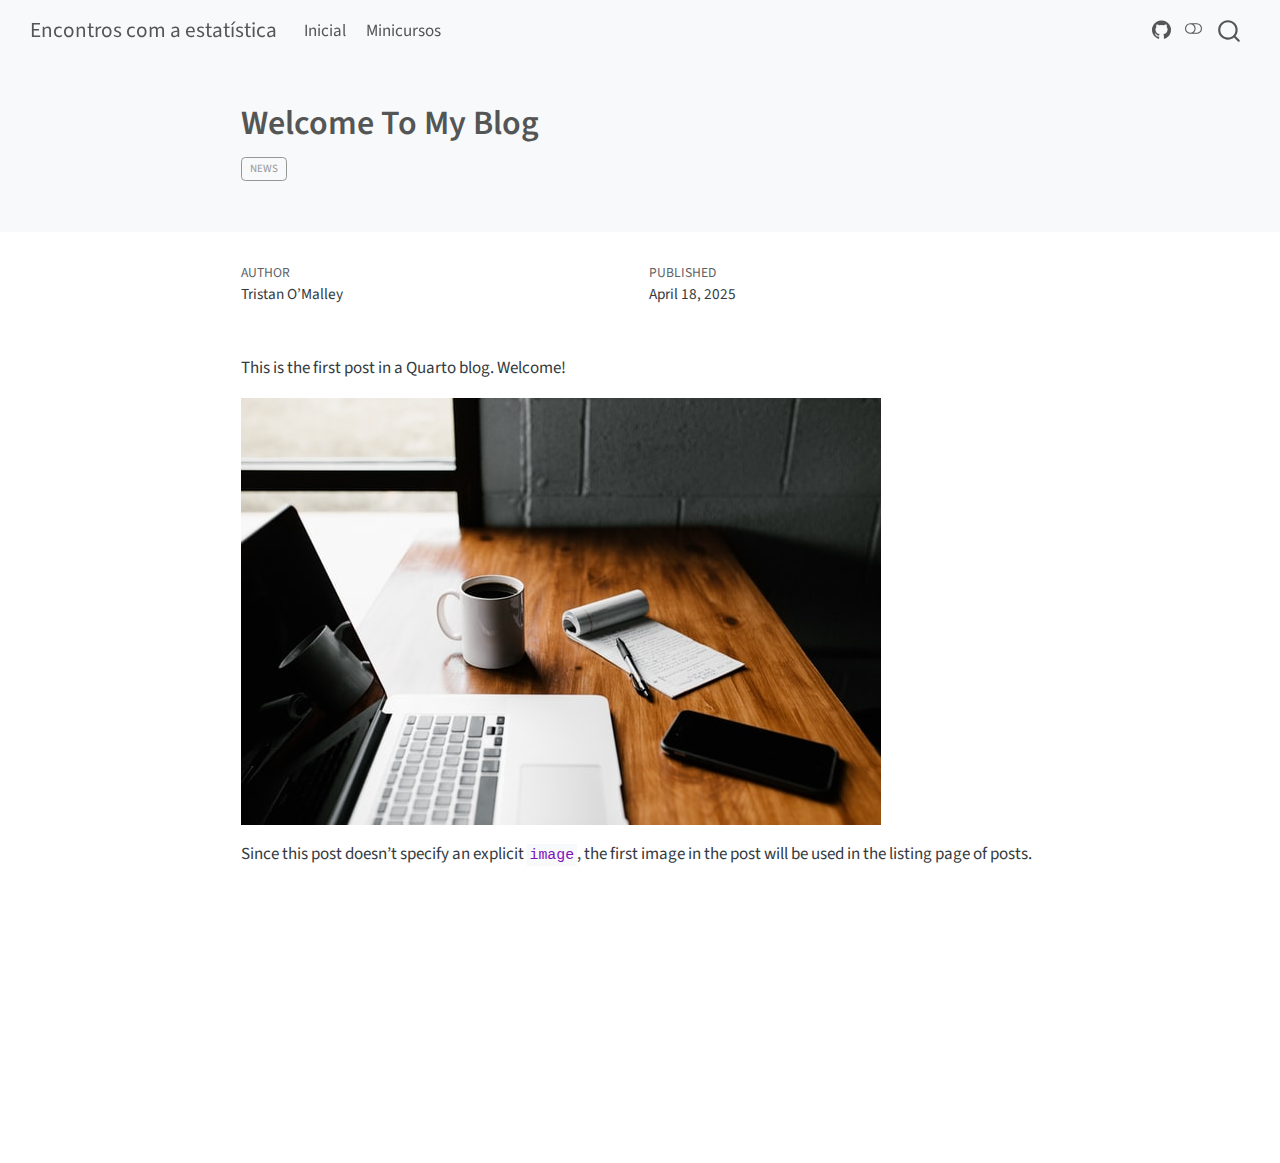
<file: docs/posts/welcome/index.html>
<!DOCTYPE html>
<html xmlns="http://www.w3.org/1999/xhtml" lang="en" xml:lang="en"><head>

<meta charset="utf-8">
<meta name="generator" content="quarto-1.5.57">

<meta name="viewport" content="width=device-width, initial-scale=1.0, user-scalable=yes">

<meta name="author" content="Tristan O’Malley">
<meta name="dcterms.date" content="2025-04-18">

<title>Welcome To My Blog – Encontros com a estatística</title>
<style>
code{white-space: pre-wrap;}
span.smallcaps{font-variant: small-caps;}
div.columns{display: flex; gap: min(4vw, 1.5em);}
div.column{flex: auto; overflow-x: auto;}
div.hanging-indent{margin-left: 1.5em; text-indent: -1.5em;}
ul.task-list{list-style: none;}
ul.task-list li input[type="checkbox"] {
  width: 0.8em;
  margin: 0 0.8em 0.2em -1em; /* quarto-specific, see https://github.com/quarto-dev/quarto-cli/issues/4556 */ 
  vertical-align: middle;
}
</style>


<script src="../../site_libs/quarto-nav/quarto-nav.js"></script>
<script src="../../site_libs/quarto-nav/headroom.min.js"></script>
<script src="../../site_libs/clipboard/clipboard.min.js"></script>
<script src="../../site_libs/quarto-search/autocomplete.umd.js"></script>
<script src="../../site_libs/quarto-search/fuse.min.js"></script>
<script src="../../site_libs/quarto-search/quarto-search.js"></script>
<meta name="quarto:offset" content="../../">
<script src="../../site_libs/quarto-html/quarto.js"></script>
<script src="../../site_libs/quarto-html/popper.min.js"></script>
<script src="../../site_libs/quarto-html/tippy.umd.min.js"></script>
<script src="../../site_libs/quarto-html/anchor.min.js"></script>
<link href="../../site_libs/quarto-html/tippy.css" rel="stylesheet">
<link href="../../site_libs/quarto-html/quarto-syntax-highlighting.css" rel="stylesheet" class="quarto-color-scheme" id="quarto-text-highlighting-styles">
<link href="../../site_libs/quarto-html/quarto-syntax-highlighting-dark.css" rel="prefetch" class="quarto-color-scheme quarto-color-alternate" id="quarto-text-highlighting-styles">
<script src="../../site_libs/bootstrap/bootstrap.min.js"></script>
<link href="../../site_libs/bootstrap/bootstrap-icons.css" rel="stylesheet">
<link href="../../site_libs/bootstrap/bootstrap.min.css" rel="stylesheet" class="quarto-color-scheme" id="quarto-bootstrap" data-mode="light">
<link href="../../site_libs/bootstrap/bootstrap-dark.min.css" rel="prefetch" class="quarto-color-scheme quarto-color-alternate" id="quarto-bootstrap" data-mode="dark">
<script id="quarto-search-options" type="application/json">{
  "location": "navbar",
  "copy-button": false,
  "collapse-after": 3,
  "panel-placement": "end",
  "type": "overlay",
  "limit": 50,
  "keyboard-shortcut": [
    "f",
    "/",
    "s"
  ],
  "show-item-context": false,
  "language": {
    "search-no-results-text": "No results",
    "search-matching-documents-text": "matching documents",
    "search-copy-link-title": "Copy link to search",
    "search-hide-matches-text": "Hide additional matches",
    "search-more-match-text": "more match in this document",
    "search-more-matches-text": "more matches in this document",
    "search-clear-button-title": "Clear",
    "search-text-placeholder": "",
    "search-detached-cancel-button-title": "Cancel",
    "search-submit-button-title": "Submit",
    "search-label": "Search"
  }
}</script>


<link rel="stylesheet" href="../../styles.css">
</head>

<body class="nav-fixed fullcontent">

<div id="quarto-search-results"></div>
  <header id="quarto-header" class="headroom fixed-top quarto-banner">
    <nav class="navbar navbar-expand-lg " data-bs-theme="dark">
      <div class="navbar-container container-fluid">
      <div class="navbar-brand-container mx-auto">
    <a class="navbar-brand" href="../../index.html">
    <span class="navbar-title">Encontros com a estatística</span>
    </a>
  </div>
            <div id="quarto-search" class="" title="Search"></div>
          <button class="navbar-toggler" type="button" data-bs-toggle="collapse" data-bs-target="#navbarCollapse" aria-controls="navbarCollapse" role="menu" aria-expanded="false" aria-label="Toggle navigation" onclick="if (window.quartoToggleHeadroom) { window.quartoToggleHeadroom(); }">
  <span class="navbar-toggler-icon"></span>
</button>
          <div class="collapse navbar-collapse" id="navbarCollapse">
            <ul class="navbar-nav navbar-nav-scroll me-auto">
  <li class="nav-item">
    <a class="nav-link" href="../../index.html"> 
<span class="menu-text">Inicial</span></a>
  </li>  
  <li class="nav-item">
    <a class="nav-link" href="../../minicursos.html"> 
<span class="menu-text">Minicursos</span></a>
  </li>  
</ul>
            <ul class="navbar-nav navbar-nav-scroll ms-auto">
  <li class="nav-item compact">
    <a class="nav-link" href="https://github.com/Encontroscomaestatistica/"> <i class="bi bi-github" role="img">
</i> 
<span class="menu-text"></span></a>
  </li>  
</ul>
          </div> <!-- /navcollapse -->
            <div class="quarto-navbar-tools">
  <a href="" class="quarto-color-scheme-toggle quarto-navigation-tool  px-1" onclick="window.quartoToggleColorScheme(); return false;" title="Toggle dark mode"><i class="bi"></i></a>
</div>
      </div> <!-- /container-fluid -->
    </nav>
</header>
<!-- content -->
<header id="title-block-header" class="quarto-title-block default page-columns page-full">
  <div class="quarto-title-banner page-columns page-full">
    <div class="quarto-title column-body">
      <h1 class="title">Welcome To My Blog</h1>
                                <div class="quarto-categories">
                <div class="quarto-category">news</div>
              </div>
                  </div>
  </div>
    
  
  <div class="quarto-title-meta">

      <div>
      <div class="quarto-title-meta-heading">Author</div>
      <div class="quarto-title-meta-contents">
               <p>Tristan O’Malley </p>
            </div>
    </div>
      
      <div>
      <div class="quarto-title-meta-heading">Published</div>
      <div class="quarto-title-meta-contents">
        <p class="date">April 18, 2025</p>
      </div>
    </div>
    
      
    </div>
    
  
  </header><div id="quarto-content" class="quarto-container page-columns page-rows-contents page-layout-article page-navbar">
<!-- sidebar -->
<!-- margin-sidebar -->
    
<!-- main -->
<main class="content quarto-banner-title-block" id="quarto-document-content">





<p>This is the first post in a Quarto blog. Welcome!</p>
<p><img src="thumbnail.jpg" class="img-fluid"></p>
<p>Since this post doesn’t specify an explicit <code>image</code>, the first image in the post will be used in the listing page of posts.</p>



</main> <!-- /main -->
<script id="quarto-html-after-body" type="application/javascript">
window.document.addEventListener("DOMContentLoaded", function (event) {
  const toggleBodyColorMode = (bsSheetEl) => {
    const mode = bsSheetEl.getAttribute("data-mode");
    const bodyEl = window.document.querySelector("body");
    if (mode === "dark") {
      bodyEl.classList.add("quarto-dark");
      bodyEl.classList.remove("quarto-light");
    } else {
      bodyEl.classList.add("quarto-light");
      bodyEl.classList.remove("quarto-dark");
    }
  }
  const toggleBodyColorPrimary = () => {
    const bsSheetEl = window.document.querySelector("link#quarto-bootstrap");
    if (bsSheetEl) {
      toggleBodyColorMode(bsSheetEl);
    }
  }
  toggleBodyColorPrimary();  
  const disableStylesheet = (stylesheets) => {
    for (let i=0; i < stylesheets.length; i++) {
      const stylesheet = stylesheets[i];
      stylesheet.rel = 'prefetch';
    }
  }
  const enableStylesheet = (stylesheets) => {
    for (let i=0; i < stylesheets.length; i++) {
      const stylesheet = stylesheets[i];
      stylesheet.rel = 'stylesheet';
    }
  }
  const manageTransitions = (selector, allowTransitions) => {
    const els = window.document.querySelectorAll(selector);
    for (let i=0; i < els.length; i++) {
      const el = els[i];
      if (allowTransitions) {
        el.classList.remove('notransition');
      } else {
        el.classList.add('notransition');
      }
    }
  }
  const toggleGiscusIfUsed = (isAlternate, darkModeDefault) => {
    const baseTheme = document.querySelector('#giscus-base-theme')?.value ?? 'light';
    const alternateTheme = document.querySelector('#giscus-alt-theme')?.value ?? 'dark';
    let newTheme = '';
    if(darkModeDefault) {
      newTheme = isAlternate ? baseTheme : alternateTheme;
    } else {
      newTheme = isAlternate ? alternateTheme : baseTheme;
    }
    const changeGiscusTheme = () => {
      // From: https://github.com/giscus/giscus/issues/336
      const sendMessage = (message) => {
        const iframe = document.querySelector('iframe.giscus-frame');
        if (!iframe) return;
        iframe.contentWindow.postMessage({ giscus: message }, 'https://giscus.app');
      }
      sendMessage({
        setConfig: {
          theme: newTheme
        }
      });
    }
    const isGiscussLoaded = window.document.querySelector('iframe.giscus-frame') !== null;
    if (isGiscussLoaded) {
      changeGiscusTheme();
    }
  }
  const toggleColorMode = (alternate) => {
    // Switch the stylesheets
    const alternateStylesheets = window.document.querySelectorAll('link.quarto-color-scheme.quarto-color-alternate');
    manageTransitions('#quarto-margin-sidebar .nav-link', false);
    if (alternate) {
      enableStylesheet(alternateStylesheets);
      for (const sheetNode of alternateStylesheets) {
        if (sheetNode.id === "quarto-bootstrap") {
          toggleBodyColorMode(sheetNode);
        }
      }
    } else {
      disableStylesheet(alternateStylesheets);
      toggleBodyColorPrimary();
    }
    manageTransitions('#quarto-margin-sidebar .nav-link', true);
    // Switch the toggles
    const toggles = window.document.querySelectorAll('.quarto-color-scheme-toggle');
    for (let i=0; i < toggles.length; i++) {
      const toggle = toggles[i];
      if (toggle) {
        if (alternate) {
          toggle.classList.add("alternate");     
        } else {
          toggle.classList.remove("alternate");
        }
      }
    }
    // Hack to workaround the fact that safari doesn't
    // properly recolor the scrollbar when toggling (#1455)
    if (navigator.userAgent.indexOf('Safari') > 0 && navigator.userAgent.indexOf('Chrome') == -1) {
      manageTransitions("body", false);
      window.scrollTo(0, 1);
      setTimeout(() => {
        window.scrollTo(0, 0);
        manageTransitions("body", true);
      }, 40);  
    }
  }
  const isFileUrl = () => { 
    return window.location.protocol === 'file:';
  }
  const hasAlternateSentinel = () => {  
    let styleSentinel = getColorSchemeSentinel();
    if (styleSentinel !== null) {
      return styleSentinel === "alternate";
    } else {
      return false;
    }
  }
  const setStyleSentinel = (alternate) => {
    const value = alternate ? "alternate" : "default";
    if (!isFileUrl()) {
      window.localStorage.setItem("quarto-color-scheme", value);
    } else {
      localAlternateSentinel = value;
    }
  }
  const getColorSchemeSentinel = () => {
    if (!isFileUrl()) {
      const storageValue = window.localStorage.getItem("quarto-color-scheme");
      return storageValue != null ? storageValue : localAlternateSentinel;
    } else {
      return localAlternateSentinel;
    }
  }
  const darkModeDefault = false;
  let localAlternateSentinel = darkModeDefault ? 'alternate' : 'default';
  // Dark / light mode switch
  window.quartoToggleColorScheme = () => {
    // Read the current dark / light value 
    let toAlternate = !hasAlternateSentinel();
    toggleColorMode(toAlternate);
    setStyleSentinel(toAlternate);
    toggleGiscusIfUsed(toAlternate, darkModeDefault);
  };
  // Ensure there is a toggle, if there isn't float one in the top right
  if (window.document.querySelector('.quarto-color-scheme-toggle') === null) {
    const a = window.document.createElement('a');
    a.classList.add('top-right');
    a.classList.add('quarto-color-scheme-toggle');
    a.href = "";
    a.onclick = function() { try { window.quartoToggleColorScheme(); } catch {} return false; };
    const i = window.document.createElement("i");
    i.classList.add('bi');
    a.appendChild(i);
    window.document.body.appendChild(a);
  }
  // Switch to dark mode if need be
  if (hasAlternateSentinel()) {
    toggleColorMode(true);
  } else {
    toggleColorMode(false);
  }
  const icon = "";
  const anchorJS = new window.AnchorJS();
  anchorJS.options = {
    placement: 'right',
    icon: icon
  };
  anchorJS.add('.anchored');
  const isCodeAnnotation = (el) => {
    for (const clz of el.classList) {
      if (clz.startsWith('code-annotation-')) {                     
        return true;
      }
    }
    return false;
  }
  const onCopySuccess = function(e) {
    // button target
    const button = e.trigger;
    // don't keep focus
    button.blur();
    // flash "checked"
    button.classList.add('code-copy-button-checked');
    var currentTitle = button.getAttribute("title");
    button.setAttribute("title", "Copied!");
    let tooltip;
    if (window.bootstrap) {
      button.setAttribute("data-bs-toggle", "tooltip");
      button.setAttribute("data-bs-placement", "left");
      button.setAttribute("data-bs-title", "Copied!");
      tooltip = new bootstrap.Tooltip(button, 
        { trigger: "manual", 
          customClass: "code-copy-button-tooltip",
          offset: [0, -8]});
      tooltip.show();    
    }
    setTimeout(function() {
      if (tooltip) {
        tooltip.hide();
        button.removeAttribute("data-bs-title");
        button.removeAttribute("data-bs-toggle");
        button.removeAttribute("data-bs-placement");
      }
      button.setAttribute("title", currentTitle);
      button.classList.remove('code-copy-button-checked');
    }, 1000);
    // clear code selection
    e.clearSelection();
  }
  const getTextToCopy = function(trigger) {
      const codeEl = trigger.previousElementSibling.cloneNode(true);
      for (const childEl of codeEl.children) {
        if (isCodeAnnotation(childEl)) {
          childEl.remove();
        }
      }
      return codeEl.innerText;
  }
  const clipboard = new window.ClipboardJS('.code-copy-button:not([data-in-quarto-modal])', {
    text: getTextToCopy
  });
  clipboard.on('success', onCopySuccess);
  if (window.document.getElementById('quarto-embedded-source-code-modal')) {
    // For code content inside modals, clipBoardJS needs to be initialized with a container option
    // TODO: Check when it could be a function (https://github.com/zenorocha/clipboard.js/issues/860)
    const clipboardModal = new window.ClipboardJS('.code-copy-button[data-in-quarto-modal]', {
      text: getTextToCopy,
      container: window.document.getElementById('quarto-embedded-source-code-modal')
    });
    clipboardModal.on('success', onCopySuccess);
  }
    var localhostRegex = new RegExp(/^(?:http|https):\/\/localhost\:?[0-9]*\//);
    var mailtoRegex = new RegExp(/^mailto:/);
      var filterRegex = new RegExp('/' + window.location.host + '/');
    var isInternal = (href) => {
        return filterRegex.test(href) || localhostRegex.test(href) || mailtoRegex.test(href);
    }
    // Inspect non-navigation links and adorn them if external
 	var links = window.document.querySelectorAll('a[href]:not(.nav-link):not(.navbar-brand):not(.toc-action):not(.sidebar-link):not(.sidebar-item-toggle):not(.pagination-link):not(.no-external):not([aria-hidden]):not(.dropdown-item):not(.quarto-navigation-tool):not(.about-link)');
    for (var i=0; i<links.length; i++) {
      const link = links[i];
      if (!isInternal(link.href)) {
        // undo the damage that might have been done by quarto-nav.js in the case of
        // links that we want to consider external
        if (link.dataset.originalHref !== undefined) {
          link.href = link.dataset.originalHref;
        }
      }
    }
  function tippyHover(el, contentFn, onTriggerFn, onUntriggerFn) {
    const config = {
      allowHTML: true,
      maxWidth: 500,
      delay: 100,
      arrow: false,
      appendTo: function(el) {
          return el.parentElement;
      },
      interactive: true,
      interactiveBorder: 10,
      theme: 'quarto',
      placement: 'bottom-start',
    };
    if (contentFn) {
      config.content = contentFn;
    }
    if (onTriggerFn) {
      config.onTrigger = onTriggerFn;
    }
    if (onUntriggerFn) {
      config.onUntrigger = onUntriggerFn;
    }
    window.tippy(el, config); 
  }
  const noterefs = window.document.querySelectorAll('a[role="doc-noteref"]');
  for (var i=0; i<noterefs.length; i++) {
    const ref = noterefs[i];
    tippyHover(ref, function() {
      // use id or data attribute instead here
      let href = ref.getAttribute('data-footnote-href') || ref.getAttribute('href');
      try { href = new URL(href).hash; } catch {}
      const id = href.replace(/^#\/?/, "");
      const note = window.document.getElementById(id);
      if (note) {
        return note.innerHTML;
      } else {
        return "";
      }
    });
  }
  const xrefs = window.document.querySelectorAll('a.quarto-xref');
  const processXRef = (id, note) => {
    // Strip column container classes
    const stripColumnClz = (el) => {
      el.classList.remove("page-full", "page-columns");
      if (el.children) {
        for (const child of el.children) {
          stripColumnClz(child);
        }
      }
    }
    stripColumnClz(note)
    if (id === null || id.startsWith('sec-')) {
      // Special case sections, only their first couple elements
      const container = document.createElement("div");
      if (note.children && note.children.length > 2) {
        container.appendChild(note.children[0].cloneNode(true));
        for (let i = 1; i < note.children.length; i++) {
          const child = note.children[i];
          if (child.tagName === "P" && child.innerText === "") {
            continue;
          } else {
            container.appendChild(child.cloneNode(true));
            break;
          }
        }
        if (window.Quarto?.typesetMath) {
          window.Quarto.typesetMath(container);
        }
        return container.innerHTML
      } else {
        if (window.Quarto?.typesetMath) {
          window.Quarto.typesetMath(note);
        }
        return note.innerHTML;
      }
    } else {
      // Remove any anchor links if they are present
      const anchorLink = note.querySelector('a.anchorjs-link');
      if (anchorLink) {
        anchorLink.remove();
      }
      if (window.Quarto?.typesetMath) {
        window.Quarto.typesetMath(note);
      }
      // TODO in 1.5, we should make sure this works without a callout special case
      if (note.classList.contains("callout")) {
        return note.outerHTML;
      } else {
        return note.innerHTML;
      }
    }
  }
  for (var i=0; i<xrefs.length; i++) {
    const xref = xrefs[i];
    tippyHover(xref, undefined, function(instance) {
      instance.disable();
      let url = xref.getAttribute('href');
      let hash = undefined; 
      if (url.startsWith('#')) {
        hash = url;
      } else {
        try { hash = new URL(url).hash; } catch {}
      }
      if (hash) {
        const id = hash.replace(/^#\/?/, "");
        const note = window.document.getElementById(id);
        if (note !== null) {
          try {
            const html = processXRef(id, note.cloneNode(true));
            instance.setContent(html);
          } finally {
            instance.enable();
            instance.show();
          }
        } else {
          // See if we can fetch this
          fetch(url.split('#')[0])
          .then(res => res.text())
          .then(html => {
            const parser = new DOMParser();
            const htmlDoc = parser.parseFromString(html, "text/html");
            const note = htmlDoc.getElementById(id);
            if (note !== null) {
              const html = processXRef(id, note);
              instance.setContent(html);
            } 
          }).finally(() => {
            instance.enable();
            instance.show();
          });
        }
      } else {
        // See if we can fetch a full url (with no hash to target)
        // This is a special case and we should probably do some content thinning / targeting
        fetch(url)
        .then(res => res.text())
        .then(html => {
          const parser = new DOMParser();
          const htmlDoc = parser.parseFromString(html, "text/html");
          const note = htmlDoc.querySelector('main.content');
          if (note !== null) {
            // This should only happen for chapter cross references
            // (since there is no id in the URL)
            // remove the first header
            if (note.children.length > 0 && note.children[0].tagName === "HEADER") {
              note.children[0].remove();
            }
            const html = processXRef(null, note);
            instance.setContent(html);
          } 
        }).finally(() => {
          instance.enable();
          instance.show();
        });
      }
    }, function(instance) {
    });
  }
      let selectedAnnoteEl;
      const selectorForAnnotation = ( cell, annotation) => {
        let cellAttr = 'data-code-cell="' + cell + '"';
        let lineAttr = 'data-code-annotation="' +  annotation + '"';
        const selector = 'span[' + cellAttr + '][' + lineAttr + ']';
        return selector;
      }
      const selectCodeLines = (annoteEl) => {
        const doc = window.document;
        const targetCell = annoteEl.getAttribute("data-target-cell");
        const targetAnnotation = annoteEl.getAttribute("data-target-annotation");
        const annoteSpan = window.document.querySelector(selectorForAnnotation(targetCell, targetAnnotation));
        const lines = annoteSpan.getAttribute("data-code-lines").split(",");
        const lineIds = lines.map((line) => {
          return targetCell + "-" + line;
        })
        let top = null;
        let height = null;
        let parent = null;
        if (lineIds.length > 0) {
            //compute the position of the single el (top and bottom and make a div)
            const el = window.document.getElementById(lineIds[0]);
            top = el.offsetTop;
            height = el.offsetHeight;
            parent = el.parentElement.parentElement;
          if (lineIds.length > 1) {
            const lastEl = window.document.getElementById(lineIds[lineIds.length - 1]);
            const bottom = lastEl.offsetTop + lastEl.offsetHeight;
            height = bottom - top;
          }
          if (top !== null && height !== null && parent !== null) {
            // cook up a div (if necessary) and position it 
            let div = window.document.getElementById("code-annotation-line-highlight");
            if (div === null) {
              div = window.document.createElement("div");
              div.setAttribute("id", "code-annotation-line-highlight");
              div.style.position = 'absolute';
              parent.appendChild(div);
            }
            div.style.top = top - 2 + "px";
            div.style.height = height + 4 + "px";
            div.style.left = 0;
            let gutterDiv = window.document.getElementById("code-annotation-line-highlight-gutter");
            if (gutterDiv === null) {
              gutterDiv = window.document.createElement("div");
              gutterDiv.setAttribute("id", "code-annotation-line-highlight-gutter");
              gutterDiv.style.position = 'absolute';
              const codeCell = window.document.getElementById(targetCell);
              const gutter = codeCell.querySelector('.code-annotation-gutter');
              gutter.appendChild(gutterDiv);
            }
            gutterDiv.style.top = top - 2 + "px";
            gutterDiv.style.height = height + 4 + "px";
          }
          selectedAnnoteEl = annoteEl;
        }
      };
      const unselectCodeLines = () => {
        const elementsIds = ["code-annotation-line-highlight", "code-annotation-line-highlight-gutter"];
        elementsIds.forEach((elId) => {
          const div = window.document.getElementById(elId);
          if (div) {
            div.remove();
          }
        });
        selectedAnnoteEl = undefined;
      };
        // Handle positioning of the toggle
    window.addEventListener(
      "resize",
      throttle(() => {
        elRect = undefined;
        if (selectedAnnoteEl) {
          selectCodeLines(selectedAnnoteEl);
        }
      }, 10)
    );
    function throttle(fn, ms) {
    let throttle = false;
    let timer;
      return (...args) => {
        if(!throttle) { // first call gets through
            fn.apply(this, args);
            throttle = true;
        } else { // all the others get throttled
            if(timer) clearTimeout(timer); // cancel #2
            timer = setTimeout(() => {
              fn.apply(this, args);
              timer = throttle = false;
            }, ms);
        }
      };
    }
      // Attach click handler to the DT
      const annoteDls = window.document.querySelectorAll('dt[data-target-cell]');
      for (const annoteDlNode of annoteDls) {
        annoteDlNode.addEventListener('click', (event) => {
          const clickedEl = event.target;
          if (clickedEl !== selectedAnnoteEl) {
            unselectCodeLines();
            const activeEl = window.document.querySelector('dt[data-target-cell].code-annotation-active');
            if (activeEl) {
              activeEl.classList.remove('code-annotation-active');
            }
            selectCodeLines(clickedEl);
            clickedEl.classList.add('code-annotation-active');
          } else {
            // Unselect the line
            unselectCodeLines();
            clickedEl.classList.remove('code-annotation-active');
          }
        });
      }
  const findCites = (el) => {
    const parentEl = el.parentElement;
    if (parentEl) {
      const cites = parentEl.dataset.cites;
      if (cites) {
        return {
          el,
          cites: cites.split(' ')
        };
      } else {
        return findCites(el.parentElement)
      }
    } else {
      return undefined;
    }
  };
  var bibliorefs = window.document.querySelectorAll('a[role="doc-biblioref"]');
  for (var i=0; i<bibliorefs.length; i++) {
    const ref = bibliorefs[i];
    const citeInfo = findCites(ref);
    if (citeInfo) {
      tippyHover(citeInfo.el, function() {
        var popup = window.document.createElement('div');
        citeInfo.cites.forEach(function(cite) {
          var citeDiv = window.document.createElement('div');
          citeDiv.classList.add('hanging-indent');
          citeDiv.classList.add('csl-entry');
          var biblioDiv = window.document.getElementById('ref-' + cite);
          if (biblioDiv) {
            citeDiv.innerHTML = biblioDiv.innerHTML;
          }
          popup.appendChild(citeDiv);
        });
        return popup.innerHTML;
      });
    }
  }
});
</script>
</div> <!-- /content -->




</body></html>
</file>
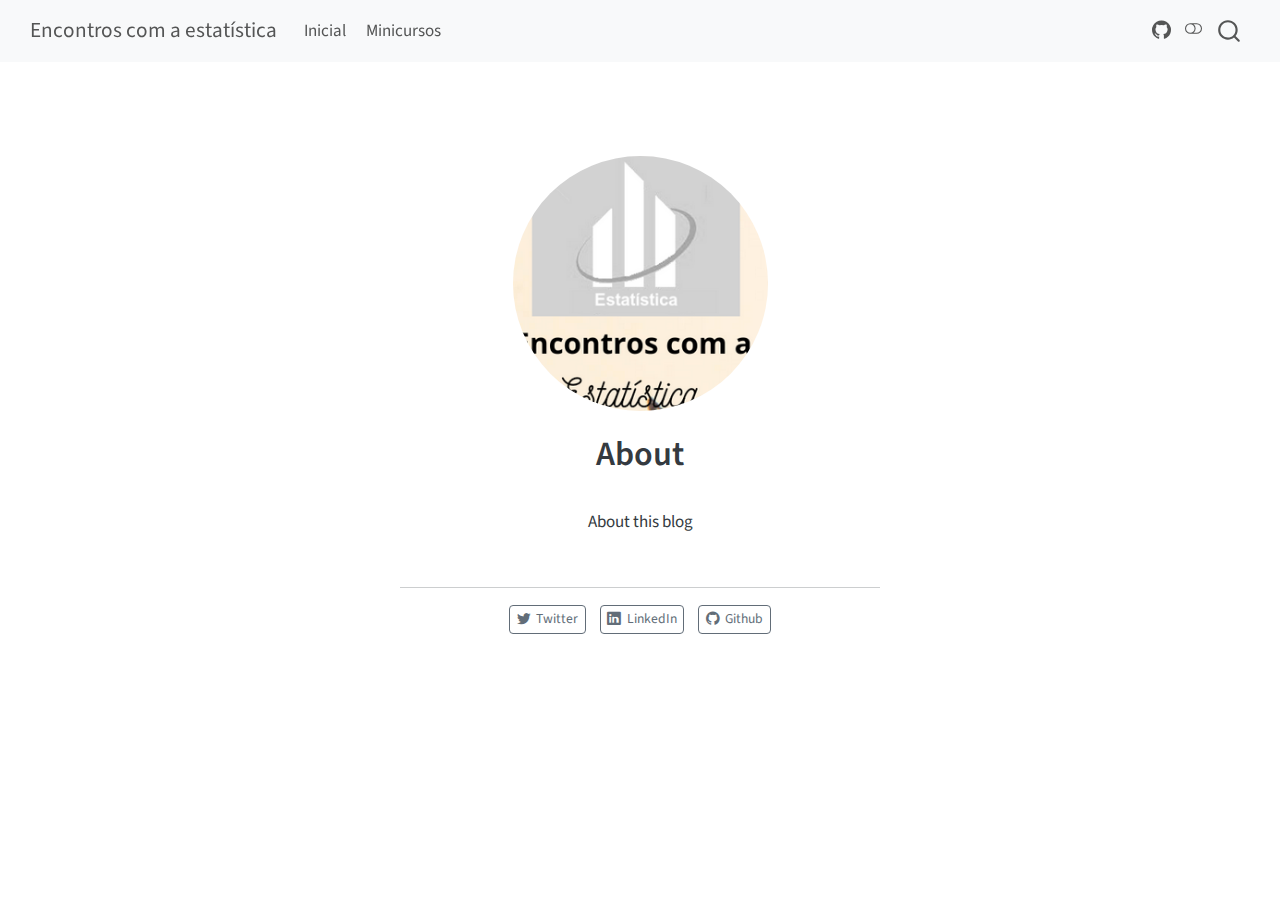
<file: docs/about.html>
<!DOCTYPE html>
<html xmlns="http://www.w3.org/1999/xhtml" lang="en" xml:lang="en"><head>

<meta charset="utf-8">
<meta name="generator" content="quarto-1.5.57">

<meta name="viewport" content="width=device-width, initial-scale=1.0, user-scalable=yes">


<title>About – Encontros com a estatística</title>
<style>
code{white-space: pre-wrap;}
span.smallcaps{font-variant: small-caps;}
div.columns{display: flex; gap: min(4vw, 1.5em);}
div.column{flex: auto; overflow-x: auto;}
div.hanging-indent{margin-left: 1.5em; text-indent: -1.5em;}
ul.task-list{list-style: none;}
ul.task-list li input[type="checkbox"] {
  width: 0.8em;
  margin: 0 0.8em 0.2em -1em; /* quarto-specific, see https://github.com/quarto-dev/quarto-cli/issues/4556 */ 
  vertical-align: middle;
}
</style>


<script src="site_libs/quarto-nav/quarto-nav.js"></script>
<script src="site_libs/quarto-nav/headroom.min.js"></script>
<script src="site_libs/clipboard/clipboard.min.js"></script>
<script src="site_libs/quarto-search/autocomplete.umd.js"></script>
<script src="site_libs/quarto-search/fuse.min.js"></script>
<script src="site_libs/quarto-search/quarto-search.js"></script>
<meta name="quarto:offset" content="./">
<script src="site_libs/quarto-html/quarto.js"></script>
<script src="site_libs/quarto-html/popper.min.js"></script>
<script src="site_libs/quarto-html/tippy.umd.min.js"></script>
<link href="site_libs/quarto-html/tippy.css" rel="stylesheet">
<link href="site_libs/quarto-html/quarto-syntax-highlighting.css" rel="stylesheet" class="quarto-color-scheme" id="quarto-text-highlighting-styles">
<link href="site_libs/quarto-html/quarto-syntax-highlighting-dark.css" rel="prefetch" class="quarto-color-scheme quarto-color-alternate" id="quarto-text-highlighting-styles">
<script src="site_libs/bootstrap/bootstrap.min.js"></script>
<link href="site_libs/bootstrap/bootstrap-icons.css" rel="stylesheet">
<link href="site_libs/bootstrap/bootstrap.min.css" rel="stylesheet" class="quarto-color-scheme" id="quarto-bootstrap" data-mode="light">
<link href="site_libs/bootstrap/bootstrap-dark.min.css" rel="prefetch" class="quarto-color-scheme quarto-color-alternate" id="quarto-bootstrap" data-mode="dark">
<script id="quarto-search-options" type="application/json">{
  "location": "navbar",
  "copy-button": false,
  "collapse-after": 3,
  "panel-placement": "end",
  "type": "overlay",
  "limit": 50,
  "keyboard-shortcut": [
    "f",
    "/",
    "s"
  ],
  "show-item-context": false,
  "language": {
    "search-no-results-text": "No results",
    "search-matching-documents-text": "matching documents",
    "search-copy-link-title": "Copy link to search",
    "search-hide-matches-text": "Hide additional matches",
    "search-more-match-text": "more match in this document",
    "search-more-matches-text": "more matches in this document",
    "search-clear-button-title": "Clear",
    "search-text-placeholder": "",
    "search-detached-cancel-button-title": "Cancel",
    "search-submit-button-title": "Submit",
    "search-label": "Search"
  }
}</script>


<link rel="stylesheet" href="styles.css">
</head>

<body class="nav-fixed fullcontent">

<div id="quarto-search-results"></div>
  <header id="quarto-header" class="headroom fixed-top">
    <nav class="navbar navbar-expand-lg " data-bs-theme="dark">
      <div class="navbar-container container-fluid">
      <div class="navbar-brand-container mx-auto">
    <a class="navbar-brand" href="./index.html">
    <span class="navbar-title">Encontros com a estatística</span>
    </a>
  </div>
            <div id="quarto-search" class="" title="Search"></div>
          <button class="navbar-toggler" type="button" data-bs-toggle="collapse" data-bs-target="#navbarCollapse" aria-controls="navbarCollapse" role="menu" aria-expanded="false" aria-label="Toggle navigation" onclick="if (window.quartoToggleHeadroom) { window.quartoToggleHeadroom(); }">
  <span class="navbar-toggler-icon"></span>
</button>
          <div class="collapse navbar-collapse" id="navbarCollapse">
            <ul class="navbar-nav navbar-nav-scroll me-auto">
  <li class="nav-item">
    <a class="nav-link" href="./index.html"> 
<span class="menu-text">Inicial</span></a>
  </li>  
  <li class="nav-item">
    <a class="nav-link" href="./minicursos.html"> 
<span class="menu-text">Minicursos</span></a>
  </li>  
</ul>
            <ul class="navbar-nav navbar-nav-scroll ms-auto">
  <li class="nav-item compact">
    <a class="nav-link" href="https://github.com/Encontroscomaestatistica/"> <i class="bi bi-github" role="img">
</i> 
<span class="menu-text"></span></a>
  </li>  
</ul>
          </div> <!-- /navcollapse -->
            <div class="quarto-navbar-tools">
  <a href="" class="quarto-color-scheme-toggle quarto-navigation-tool  px-1" onclick="window.quartoToggleColorScheme(); return false;" title="Toggle dark mode"><i class="bi"></i></a>
</div>
      </div> <!-- /container-fluid -->
    </nav>
</header>
<!-- content -->
<div id="quarto-content" class="quarto-container page-columns page-rows-contents page-layout-article page-navbar">
<!-- sidebar -->
<!-- margin-sidebar -->
    
<!-- main -->
<div class="quarto-about-jolla">
  <img src="profile.png" class="about-image
  round " style="height: 15em; width: 15em;">
 <header id="title-block-header" class="quarto-title-block default">
<div class="quarto-title">
<h1 class="title">About</h1>
</div>
<div class="quarto-title-meta">
  </div>
</header><main class="content" id="quarto-document-content">
<p>About this blog</p>


</main> 
  <hr class="about-sep">
   <div class="about-links">
  <a href="https://twitter.com" class="about-link" rel="" target="">
    <i class="bi bi-twitter"></i>
     <span class="about-link-text">Twitter</span>
  </a>
  <a href="https://linkedin.com" class="about-link" rel="" target="">
    <i class="bi bi-linkedin"></i>
     <span class="about-link-text">LinkedIn</span>
  </a>
  <a href="https://github.com" class="about-link" rel="" target="">
    <i class="bi bi-github"></i>
     <span class="about-link-text">Github</span>
  </a>
</div>
</div>
 <!-- /main -->
<script id="quarto-html-after-body" type="application/javascript">
window.document.addEventListener("DOMContentLoaded", function (event) {
  const toggleBodyColorMode = (bsSheetEl) => {
    const mode = bsSheetEl.getAttribute("data-mode");
    const bodyEl = window.document.querySelector("body");
    if (mode === "dark") {
      bodyEl.classList.add("quarto-dark");
      bodyEl.classList.remove("quarto-light");
    } else {
      bodyEl.classList.add("quarto-light");
      bodyEl.classList.remove("quarto-dark");
    }
  }
  const toggleBodyColorPrimary = () => {
    const bsSheetEl = window.document.querySelector("link#quarto-bootstrap");
    if (bsSheetEl) {
      toggleBodyColorMode(bsSheetEl);
    }
  }
  toggleBodyColorPrimary();  
  const disableStylesheet = (stylesheets) => {
    for (let i=0; i < stylesheets.length; i++) {
      const stylesheet = stylesheets[i];
      stylesheet.rel = 'prefetch';
    }
  }
  const enableStylesheet = (stylesheets) => {
    for (let i=0; i < stylesheets.length; i++) {
      const stylesheet = stylesheets[i];
      stylesheet.rel = 'stylesheet';
    }
  }
  const manageTransitions = (selector, allowTransitions) => {
    const els = window.document.querySelectorAll(selector);
    for (let i=0; i < els.length; i++) {
      const el = els[i];
      if (allowTransitions) {
        el.classList.remove('notransition');
      } else {
        el.classList.add('notransition');
      }
    }
  }
  const toggleGiscusIfUsed = (isAlternate, darkModeDefault) => {
    const baseTheme = document.querySelector('#giscus-base-theme')?.value ?? 'light';
    const alternateTheme = document.querySelector('#giscus-alt-theme')?.value ?? 'dark';
    let newTheme = '';
    if(darkModeDefault) {
      newTheme = isAlternate ? baseTheme : alternateTheme;
    } else {
      newTheme = isAlternate ? alternateTheme : baseTheme;
    }
    const changeGiscusTheme = () => {
      // From: https://github.com/giscus/giscus/issues/336
      const sendMessage = (message) => {
        const iframe = document.querySelector('iframe.giscus-frame');
        if (!iframe) return;
        iframe.contentWindow.postMessage({ giscus: message }, 'https://giscus.app');
      }
      sendMessage({
        setConfig: {
          theme: newTheme
        }
      });
    }
    const isGiscussLoaded = window.document.querySelector('iframe.giscus-frame') !== null;
    if (isGiscussLoaded) {
      changeGiscusTheme();
    }
  }
  const toggleColorMode = (alternate) => {
    // Switch the stylesheets
    const alternateStylesheets = window.document.querySelectorAll('link.quarto-color-scheme.quarto-color-alternate');
    manageTransitions('#quarto-margin-sidebar .nav-link', false);
    if (alternate) {
      enableStylesheet(alternateStylesheets);
      for (const sheetNode of alternateStylesheets) {
        if (sheetNode.id === "quarto-bootstrap") {
          toggleBodyColorMode(sheetNode);
        }
      }
    } else {
      disableStylesheet(alternateStylesheets);
      toggleBodyColorPrimary();
    }
    manageTransitions('#quarto-margin-sidebar .nav-link', true);
    // Switch the toggles
    const toggles = window.document.querySelectorAll('.quarto-color-scheme-toggle');
    for (let i=0; i < toggles.length; i++) {
      const toggle = toggles[i];
      if (toggle) {
        if (alternate) {
          toggle.classList.add("alternate");     
        } else {
          toggle.classList.remove("alternate");
        }
      }
    }
    // Hack to workaround the fact that safari doesn't
    // properly recolor the scrollbar when toggling (#1455)
    if (navigator.userAgent.indexOf('Safari') > 0 && navigator.userAgent.indexOf('Chrome') == -1) {
      manageTransitions("body", false);
      window.scrollTo(0, 1);
      setTimeout(() => {
        window.scrollTo(0, 0);
        manageTransitions("body", true);
      }, 40);  
    }
  }
  const isFileUrl = () => { 
    return window.location.protocol === 'file:';
  }
  const hasAlternateSentinel = () => {  
    let styleSentinel = getColorSchemeSentinel();
    if (styleSentinel !== null) {
      return styleSentinel === "alternate";
    } else {
      return false;
    }
  }
  const setStyleSentinel = (alternate) => {
    const value = alternate ? "alternate" : "default";
    if (!isFileUrl()) {
      window.localStorage.setItem("quarto-color-scheme", value);
    } else {
      localAlternateSentinel = value;
    }
  }
  const getColorSchemeSentinel = () => {
    if (!isFileUrl()) {
      const storageValue = window.localStorage.getItem("quarto-color-scheme");
      return storageValue != null ? storageValue : localAlternateSentinel;
    } else {
      return localAlternateSentinel;
    }
  }
  const darkModeDefault = false;
  let localAlternateSentinel = darkModeDefault ? 'alternate' : 'default';
  // Dark / light mode switch
  window.quartoToggleColorScheme = () => {
    // Read the current dark / light value 
    let toAlternate = !hasAlternateSentinel();
    toggleColorMode(toAlternate);
    setStyleSentinel(toAlternate);
    toggleGiscusIfUsed(toAlternate, darkModeDefault);
  };
  // Ensure there is a toggle, if there isn't float one in the top right
  if (window.document.querySelector('.quarto-color-scheme-toggle') === null) {
    const a = window.document.createElement('a');
    a.classList.add('top-right');
    a.classList.add('quarto-color-scheme-toggle');
    a.href = "";
    a.onclick = function() { try { window.quartoToggleColorScheme(); } catch {} return false; };
    const i = window.document.createElement("i");
    i.classList.add('bi');
    a.appendChild(i);
    window.document.body.appendChild(a);
  }
  // Switch to dark mode if need be
  if (hasAlternateSentinel()) {
    toggleColorMode(true);
  } else {
    toggleColorMode(false);
  }
  const isCodeAnnotation = (el) => {
    for (const clz of el.classList) {
      if (clz.startsWith('code-annotation-')) {                     
        return true;
      }
    }
    return false;
  }
  const onCopySuccess = function(e) {
    // button target
    const button = e.trigger;
    // don't keep focus
    button.blur();
    // flash "checked"
    button.classList.add('code-copy-button-checked');
    var currentTitle = button.getAttribute("title");
    button.setAttribute("title", "Copied!");
    let tooltip;
    if (window.bootstrap) {
      button.setAttribute("data-bs-toggle", "tooltip");
      button.setAttribute("data-bs-placement", "left");
      button.setAttribute("data-bs-title", "Copied!");
      tooltip = new bootstrap.Tooltip(button, 
        { trigger: "manual", 
          customClass: "code-copy-button-tooltip",
          offset: [0, -8]});
      tooltip.show();    
    }
    setTimeout(function() {
      if (tooltip) {
        tooltip.hide();
        button.removeAttribute("data-bs-title");
        button.removeAttribute("data-bs-toggle");
        button.removeAttribute("data-bs-placement");
      }
      button.setAttribute("title", currentTitle);
      button.classList.remove('code-copy-button-checked');
    }, 1000);
    // clear code selection
    e.clearSelection();
  }
  const getTextToCopy = function(trigger) {
      const codeEl = trigger.previousElementSibling.cloneNode(true);
      for (const childEl of codeEl.children) {
        if (isCodeAnnotation(childEl)) {
          childEl.remove();
        }
      }
      return codeEl.innerText;
  }
  const clipboard = new window.ClipboardJS('.code-copy-button:not([data-in-quarto-modal])', {
    text: getTextToCopy
  });
  clipboard.on('success', onCopySuccess);
  if (window.document.getElementById('quarto-embedded-source-code-modal')) {
    // For code content inside modals, clipBoardJS needs to be initialized with a container option
    // TODO: Check when it could be a function (https://github.com/zenorocha/clipboard.js/issues/860)
    const clipboardModal = new window.ClipboardJS('.code-copy-button[data-in-quarto-modal]', {
      text: getTextToCopy,
      container: window.document.getElementById('quarto-embedded-source-code-modal')
    });
    clipboardModal.on('success', onCopySuccess);
  }
    var localhostRegex = new RegExp(/^(?:http|https):\/\/localhost\:?[0-9]*\//);
    var mailtoRegex = new RegExp(/^mailto:/);
      var filterRegex = new RegExp('/' + window.location.host + '/');
    var isInternal = (href) => {
        return filterRegex.test(href) || localhostRegex.test(href) || mailtoRegex.test(href);
    }
    // Inspect non-navigation links and adorn them if external
 	var links = window.document.querySelectorAll('a[href]:not(.nav-link):not(.navbar-brand):not(.toc-action):not(.sidebar-link):not(.sidebar-item-toggle):not(.pagination-link):not(.no-external):not([aria-hidden]):not(.dropdown-item):not(.quarto-navigation-tool):not(.about-link)');
    for (var i=0; i<links.length; i++) {
      const link = links[i];
      if (!isInternal(link.href)) {
        // undo the damage that might have been done by quarto-nav.js in the case of
        // links that we want to consider external
        if (link.dataset.originalHref !== undefined) {
          link.href = link.dataset.originalHref;
        }
      }
    }
  function tippyHover(el, contentFn, onTriggerFn, onUntriggerFn) {
    const config = {
      allowHTML: true,
      maxWidth: 500,
      delay: 100,
      arrow: false,
      appendTo: function(el) {
          return el.parentElement;
      },
      interactive: true,
      interactiveBorder: 10,
      theme: 'quarto',
      placement: 'bottom-start',
    };
    if (contentFn) {
      config.content = contentFn;
    }
    if (onTriggerFn) {
      config.onTrigger = onTriggerFn;
    }
    if (onUntriggerFn) {
      config.onUntrigger = onUntriggerFn;
    }
    window.tippy(el, config); 
  }
  const noterefs = window.document.querySelectorAll('a[role="doc-noteref"]');
  for (var i=0; i<noterefs.length; i++) {
    const ref = noterefs[i];
    tippyHover(ref, function() {
      // use id or data attribute instead here
      let href = ref.getAttribute('data-footnote-href') || ref.getAttribute('href');
      try { href = new URL(href).hash; } catch {}
      const id = href.replace(/^#\/?/, "");
      const note = window.document.getElementById(id);
      if (note) {
        return note.innerHTML;
      } else {
        return "";
      }
    });
  }
  const xrefs = window.document.querySelectorAll('a.quarto-xref');
  const processXRef = (id, note) => {
    // Strip column container classes
    const stripColumnClz = (el) => {
      el.classList.remove("page-full", "page-columns");
      if (el.children) {
        for (const child of el.children) {
          stripColumnClz(child);
        }
      }
    }
    stripColumnClz(note)
    if (id === null || id.startsWith('sec-')) {
      // Special case sections, only their first couple elements
      const container = document.createElement("div");
      if (note.children && note.children.length > 2) {
        container.appendChild(note.children[0].cloneNode(true));
        for (let i = 1; i < note.children.length; i++) {
          const child = note.children[i];
          if (child.tagName === "P" && child.innerText === "") {
            continue;
          } else {
            container.appendChild(child.cloneNode(true));
            break;
          }
        }
        if (window.Quarto?.typesetMath) {
          window.Quarto.typesetMath(container);
        }
        return container.innerHTML
      } else {
        if (window.Quarto?.typesetMath) {
          window.Quarto.typesetMath(note);
        }
        return note.innerHTML;
      }
    } else {
      // Remove any anchor links if they are present
      const anchorLink = note.querySelector('a.anchorjs-link');
      if (anchorLink) {
        anchorLink.remove();
      }
      if (window.Quarto?.typesetMath) {
        window.Quarto.typesetMath(note);
      }
      // TODO in 1.5, we should make sure this works without a callout special case
      if (note.classList.contains("callout")) {
        return note.outerHTML;
      } else {
        return note.innerHTML;
      }
    }
  }
  for (var i=0; i<xrefs.length; i++) {
    const xref = xrefs[i];
    tippyHover(xref, undefined, function(instance) {
      instance.disable();
      let url = xref.getAttribute('href');
      let hash = undefined; 
      if (url.startsWith('#')) {
        hash = url;
      } else {
        try { hash = new URL(url).hash; } catch {}
      }
      if (hash) {
        const id = hash.replace(/^#\/?/, "");
        const note = window.document.getElementById(id);
        if (note !== null) {
          try {
            const html = processXRef(id, note.cloneNode(true));
            instance.setContent(html);
          } finally {
            instance.enable();
            instance.show();
          }
        } else {
          // See if we can fetch this
          fetch(url.split('#')[0])
          .then(res => res.text())
          .then(html => {
            const parser = new DOMParser();
            const htmlDoc = parser.parseFromString(html, "text/html");
            const note = htmlDoc.getElementById(id);
            if (note !== null) {
              const html = processXRef(id, note);
              instance.setContent(html);
            } 
          }).finally(() => {
            instance.enable();
            instance.show();
          });
        }
      } else {
        // See if we can fetch a full url (with no hash to target)
        // This is a special case and we should probably do some content thinning / targeting
        fetch(url)
        .then(res => res.text())
        .then(html => {
          const parser = new DOMParser();
          const htmlDoc = parser.parseFromString(html, "text/html");
          const note = htmlDoc.querySelector('main.content');
          if (note !== null) {
            // This should only happen for chapter cross references
            // (since there is no id in the URL)
            // remove the first header
            if (note.children.length > 0 && note.children[0].tagName === "HEADER") {
              note.children[0].remove();
            }
            const html = processXRef(null, note);
            instance.setContent(html);
          } 
        }).finally(() => {
          instance.enable();
          instance.show();
        });
      }
    }, function(instance) {
    });
  }
      let selectedAnnoteEl;
      const selectorForAnnotation = ( cell, annotation) => {
        let cellAttr = 'data-code-cell="' + cell + '"';
        let lineAttr = 'data-code-annotation="' +  annotation + '"';
        const selector = 'span[' + cellAttr + '][' + lineAttr + ']';
        return selector;
      }
      const selectCodeLines = (annoteEl) => {
        const doc = window.document;
        const targetCell = annoteEl.getAttribute("data-target-cell");
        const targetAnnotation = annoteEl.getAttribute("data-target-annotation");
        const annoteSpan = window.document.querySelector(selectorForAnnotation(targetCell, targetAnnotation));
        const lines = annoteSpan.getAttribute("data-code-lines").split(",");
        const lineIds = lines.map((line) => {
          return targetCell + "-" + line;
        })
        let top = null;
        let height = null;
        let parent = null;
        if (lineIds.length > 0) {
            //compute the position of the single el (top and bottom and make a div)
            const el = window.document.getElementById(lineIds[0]);
            top = el.offsetTop;
            height = el.offsetHeight;
            parent = el.parentElement.parentElement;
          if (lineIds.length > 1) {
            const lastEl = window.document.getElementById(lineIds[lineIds.length - 1]);
            const bottom = lastEl.offsetTop + lastEl.offsetHeight;
            height = bottom - top;
          }
          if (top !== null && height !== null && parent !== null) {
            // cook up a div (if necessary) and position it 
            let div = window.document.getElementById("code-annotation-line-highlight");
            if (div === null) {
              div = window.document.createElement("div");
              div.setAttribute("id", "code-annotation-line-highlight");
              div.style.position = 'absolute';
              parent.appendChild(div);
            }
            div.style.top = top - 2 + "px";
            div.style.height = height + 4 + "px";
            div.style.left = 0;
            let gutterDiv = window.document.getElementById("code-annotation-line-highlight-gutter");
            if (gutterDiv === null) {
              gutterDiv = window.document.createElement("div");
              gutterDiv.setAttribute("id", "code-annotation-line-highlight-gutter");
              gutterDiv.style.position = 'absolute';
              const codeCell = window.document.getElementById(targetCell);
              const gutter = codeCell.querySelector('.code-annotation-gutter');
              gutter.appendChild(gutterDiv);
            }
            gutterDiv.style.top = top - 2 + "px";
            gutterDiv.style.height = height + 4 + "px";
          }
          selectedAnnoteEl = annoteEl;
        }
      };
      const unselectCodeLines = () => {
        const elementsIds = ["code-annotation-line-highlight", "code-annotation-line-highlight-gutter"];
        elementsIds.forEach((elId) => {
          const div = window.document.getElementById(elId);
          if (div) {
            div.remove();
          }
        });
        selectedAnnoteEl = undefined;
      };
        // Handle positioning of the toggle
    window.addEventListener(
      "resize",
      throttle(() => {
        elRect = undefined;
        if (selectedAnnoteEl) {
          selectCodeLines(selectedAnnoteEl);
        }
      }, 10)
    );
    function throttle(fn, ms) {
    let throttle = false;
    let timer;
      return (...args) => {
        if(!throttle) { // first call gets through
            fn.apply(this, args);
            throttle = true;
        } else { // all the others get throttled
            if(timer) clearTimeout(timer); // cancel #2
            timer = setTimeout(() => {
              fn.apply(this, args);
              timer = throttle = false;
            }, ms);
        }
      };
    }
      // Attach click handler to the DT
      const annoteDls = window.document.querySelectorAll('dt[data-target-cell]');
      for (const annoteDlNode of annoteDls) {
        annoteDlNode.addEventListener('click', (event) => {
          const clickedEl = event.target;
          if (clickedEl !== selectedAnnoteEl) {
            unselectCodeLines();
            const activeEl = window.document.querySelector('dt[data-target-cell].code-annotation-active');
            if (activeEl) {
              activeEl.classList.remove('code-annotation-active');
            }
            selectCodeLines(clickedEl);
            clickedEl.classList.add('code-annotation-active');
          } else {
            // Unselect the line
            unselectCodeLines();
            clickedEl.classList.remove('code-annotation-active');
          }
        });
      }
  const findCites = (el) => {
    const parentEl = el.parentElement;
    if (parentEl) {
      const cites = parentEl.dataset.cites;
      if (cites) {
        return {
          el,
          cites: cites.split(' ')
        };
      } else {
        return findCites(el.parentElement)
      }
    } else {
      return undefined;
    }
  };
  var bibliorefs = window.document.querySelectorAll('a[role="doc-biblioref"]');
  for (var i=0; i<bibliorefs.length; i++) {
    const ref = bibliorefs[i];
    const citeInfo = findCites(ref);
    if (citeInfo) {
      tippyHover(citeInfo.el, function() {
        var popup = window.document.createElement('div');
        citeInfo.cites.forEach(function(cite) {
          var citeDiv = window.document.createElement('div');
          citeDiv.classList.add('hanging-indent');
          citeDiv.classList.add('csl-entry');
          var biblioDiv = window.document.getElementById('ref-' + cite);
          if (biblioDiv) {
            citeDiv.innerHTML = biblioDiv.innerHTML;
          }
          popup.appendChild(citeDiv);
        });
        return popup.innerHTML;
      });
    }
  }
});
</script>
</div> <!-- /content -->




</body></html>
</file>
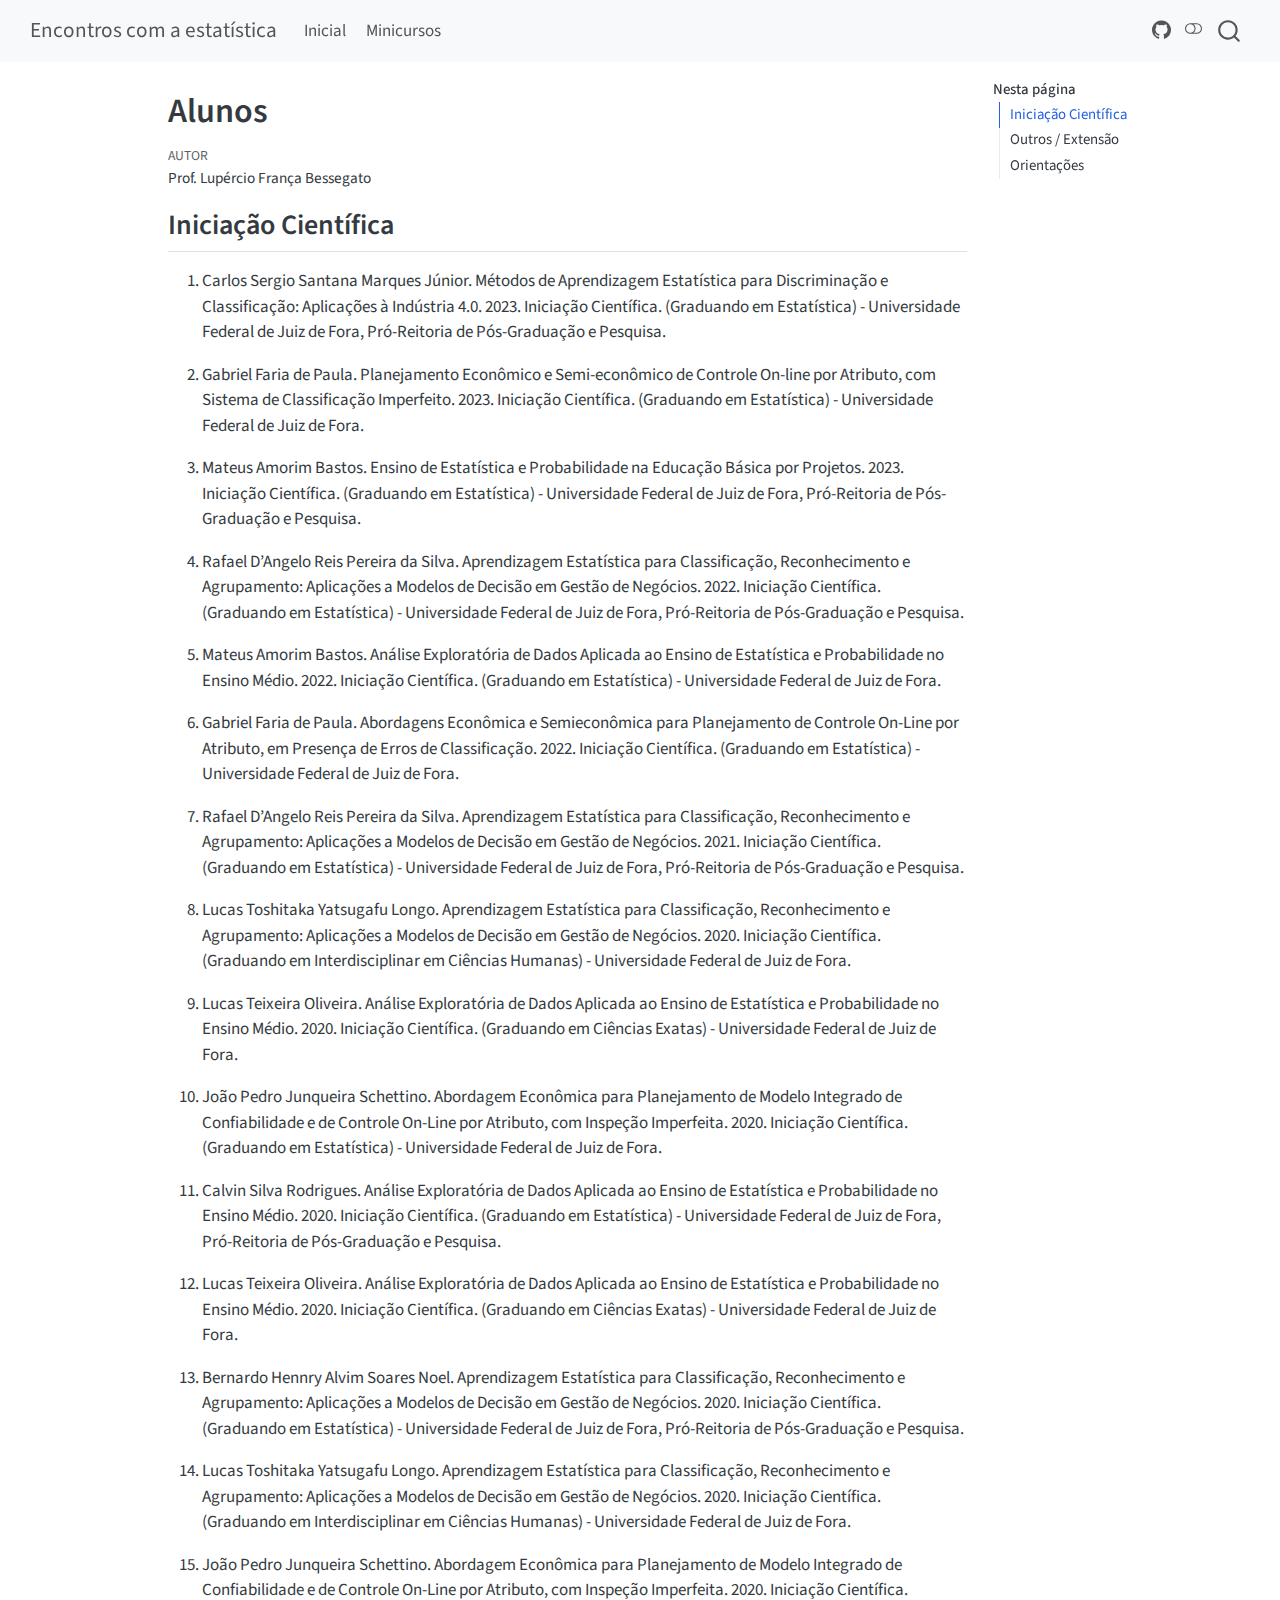
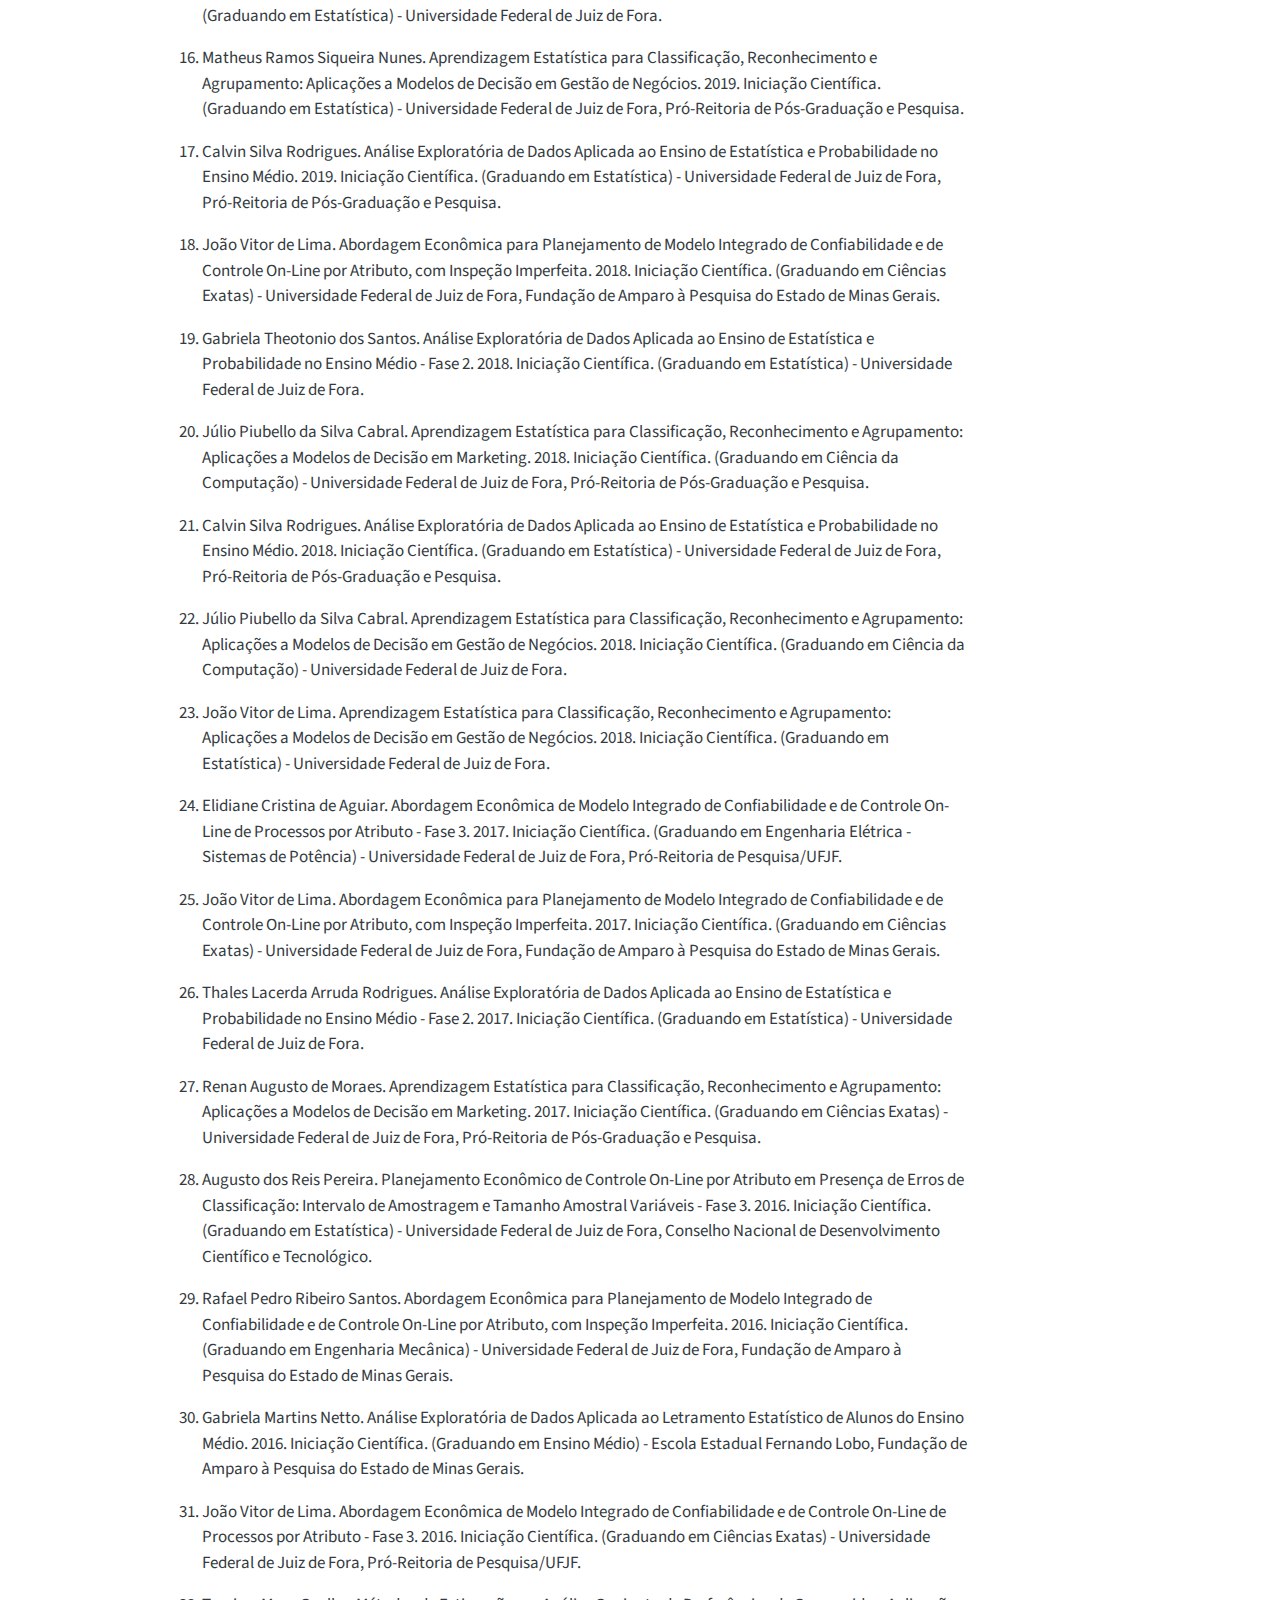
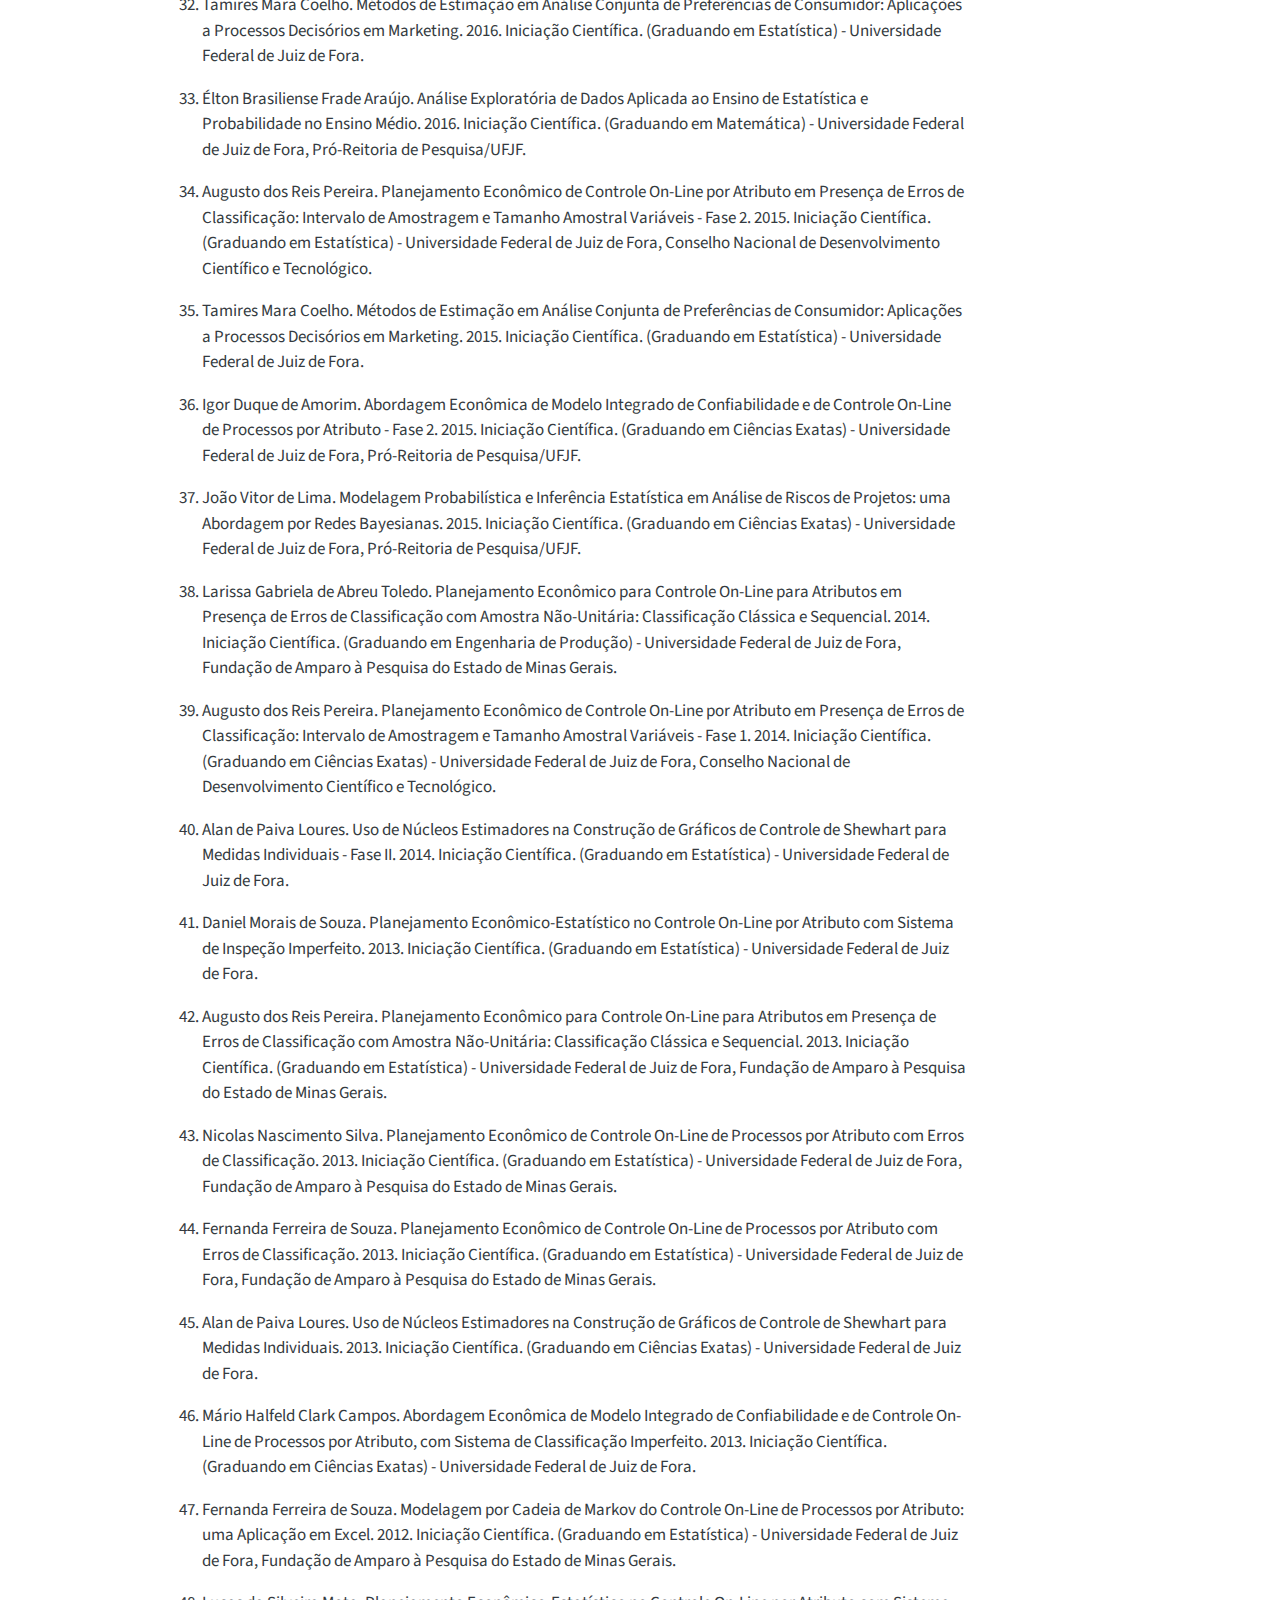
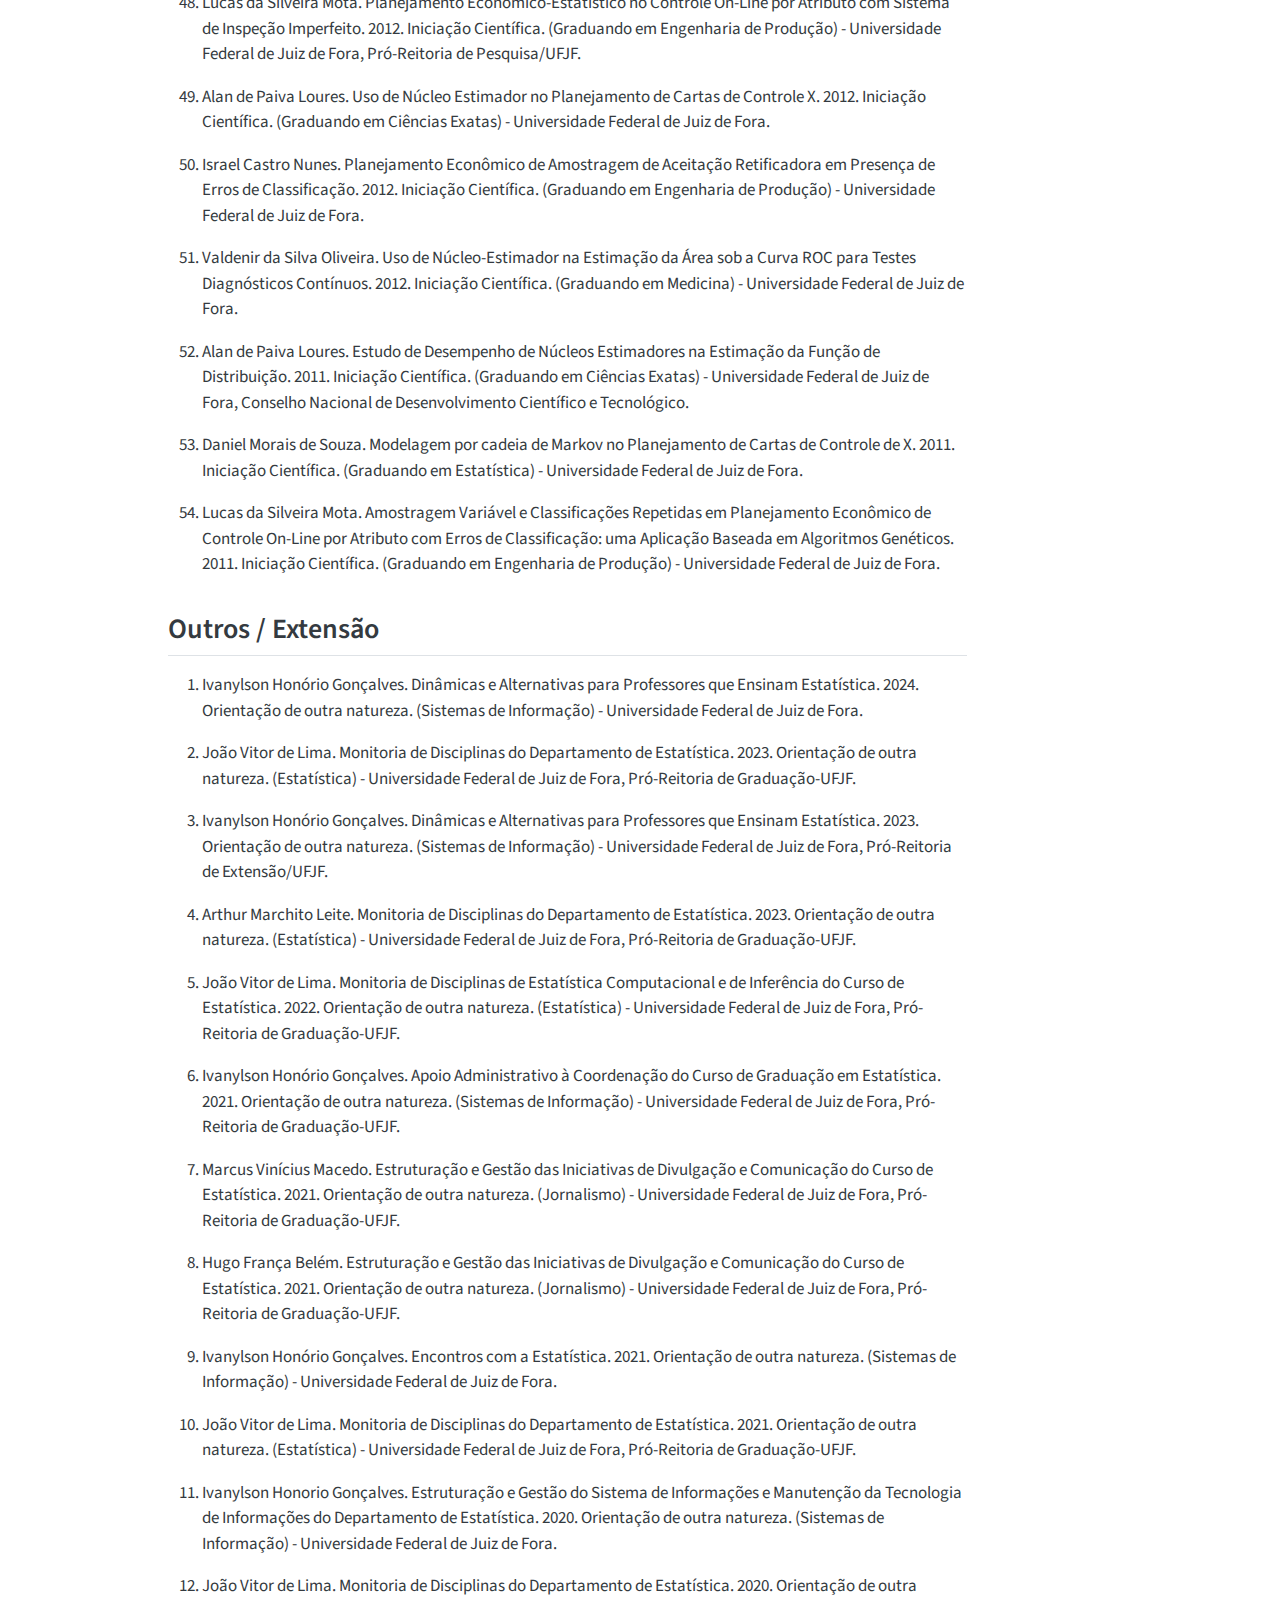
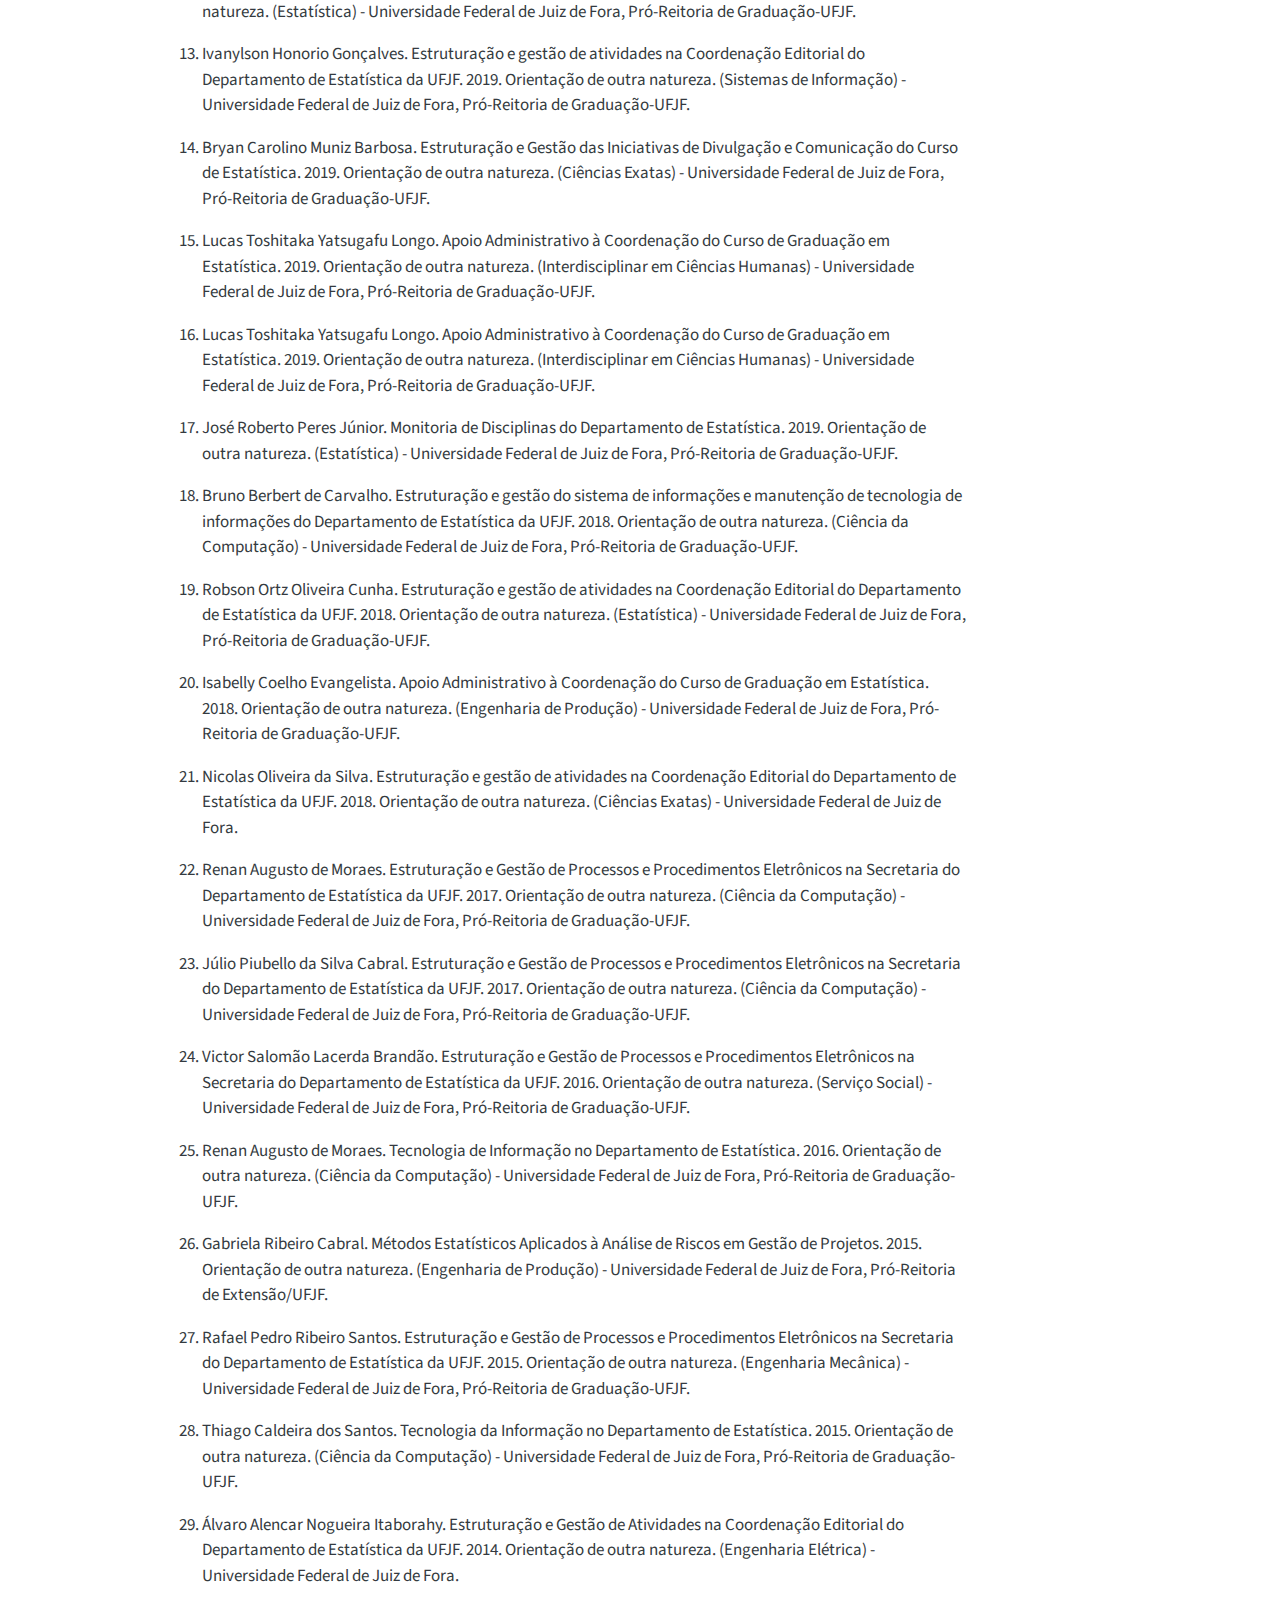
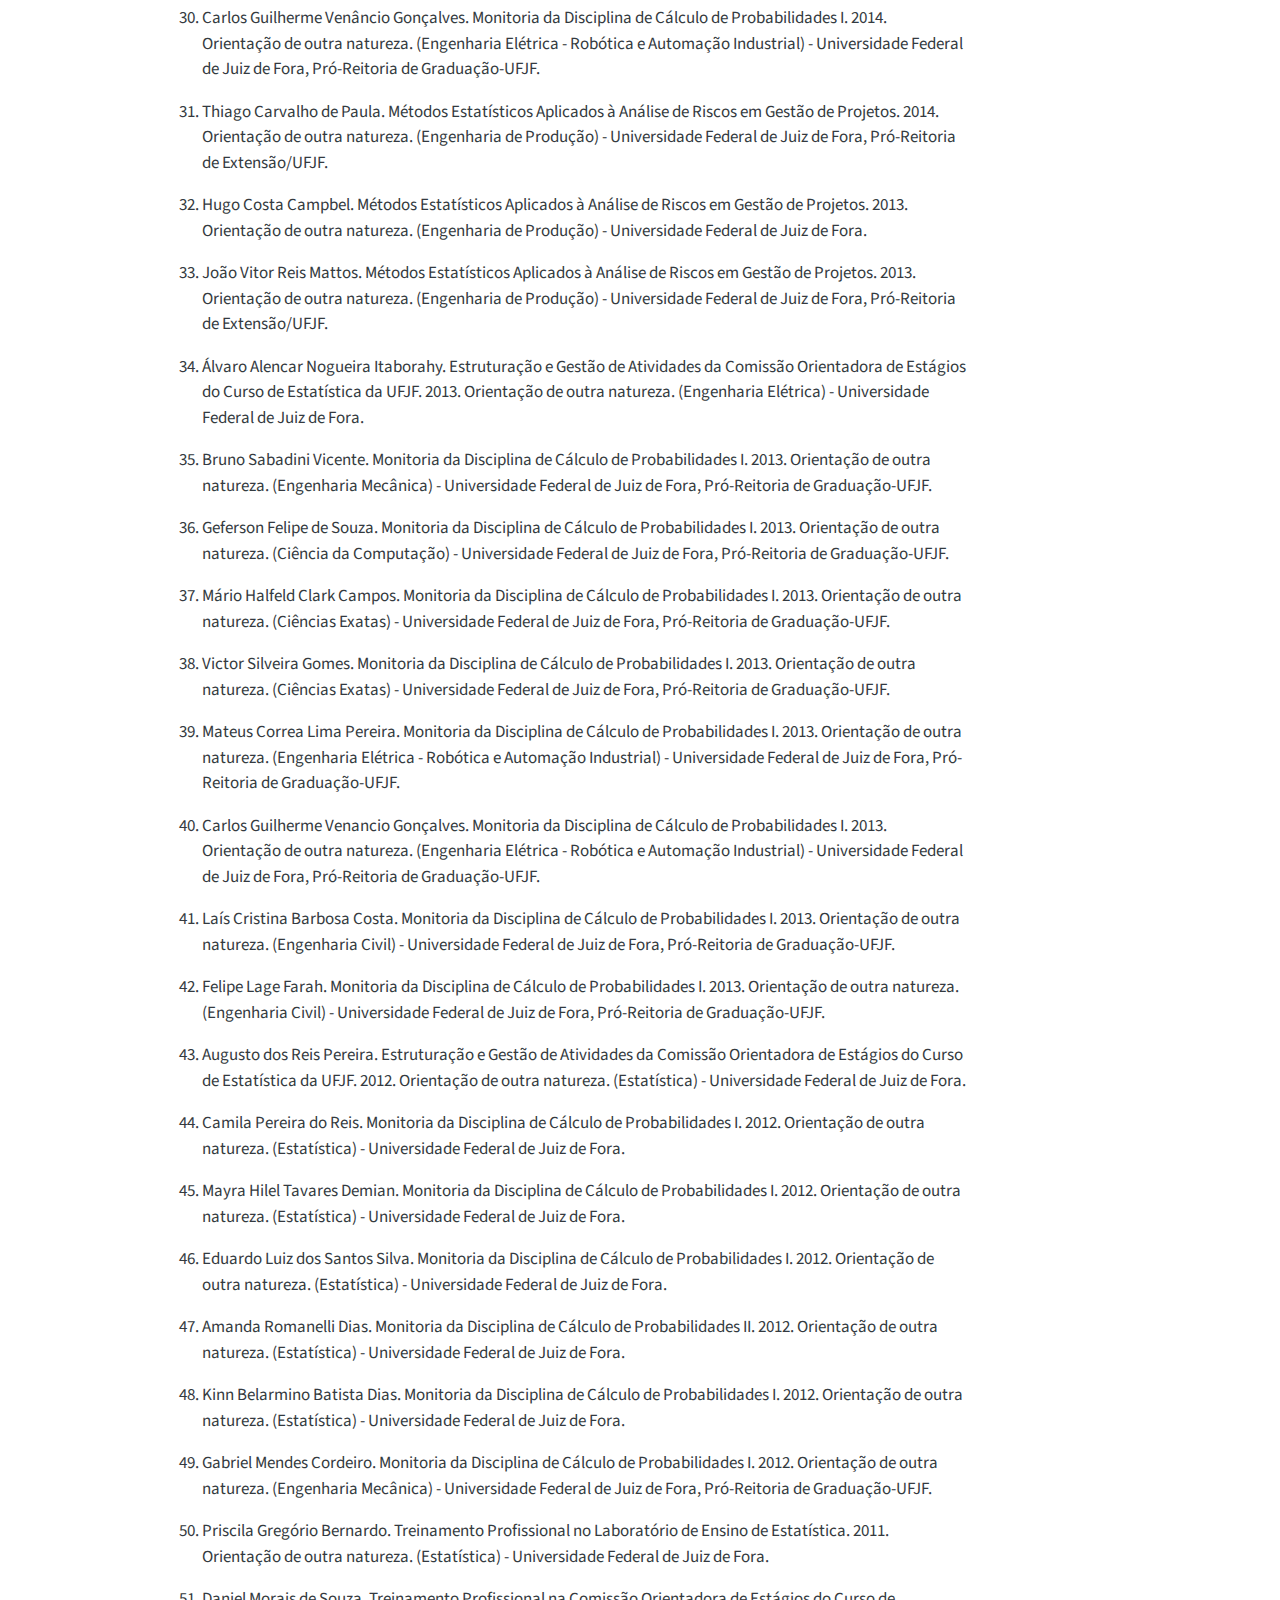
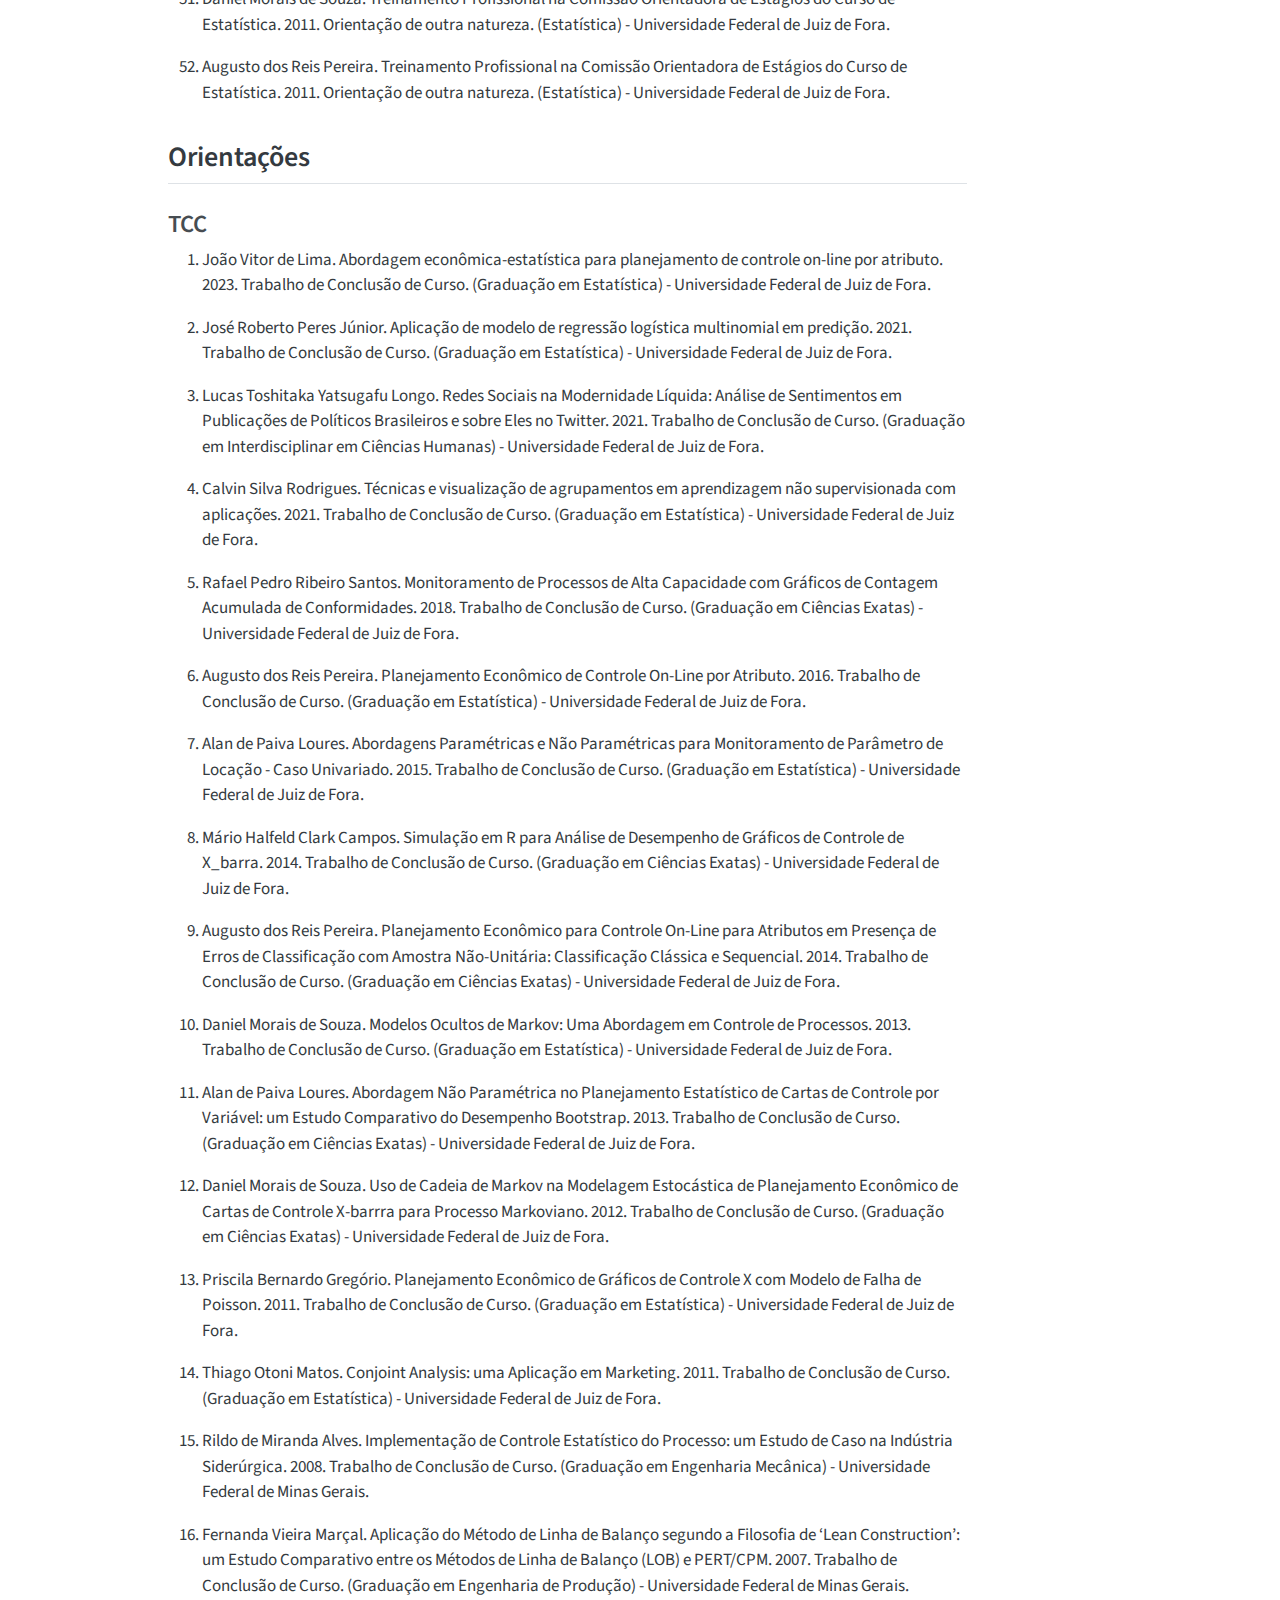
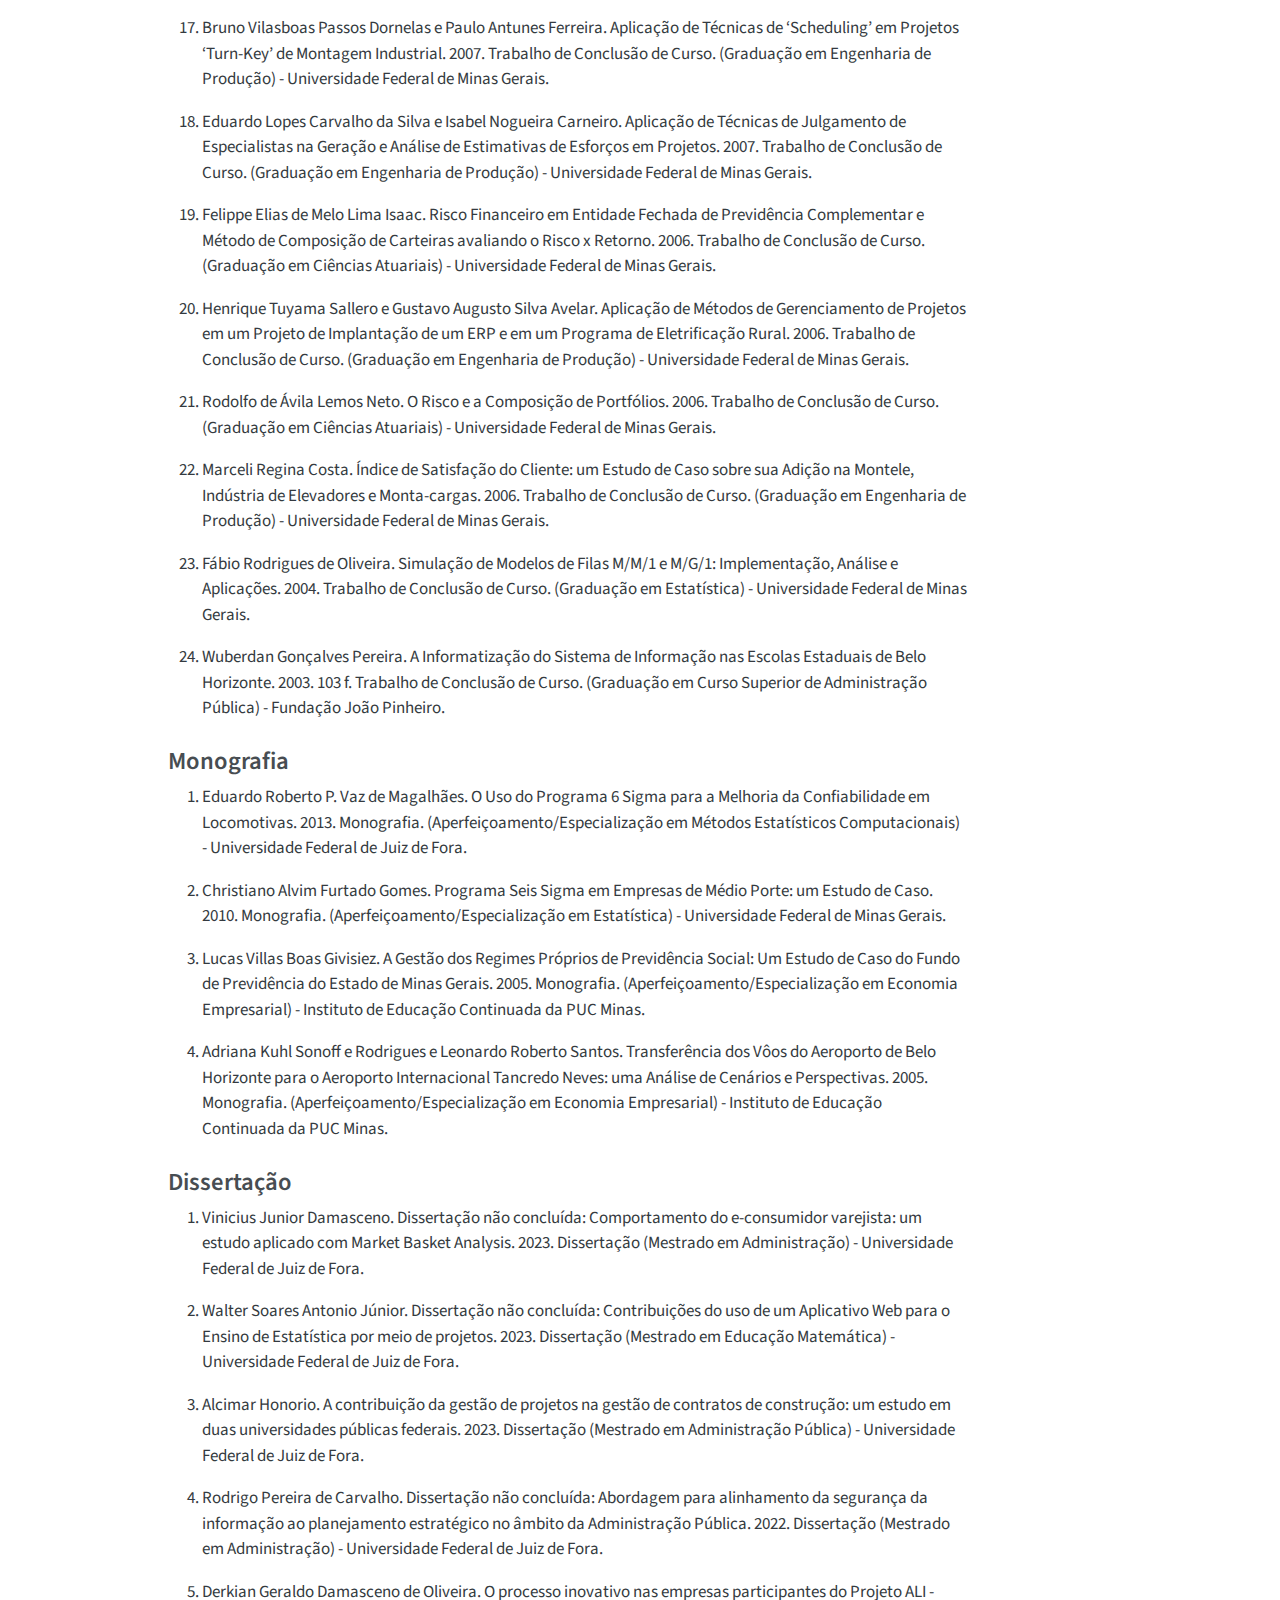
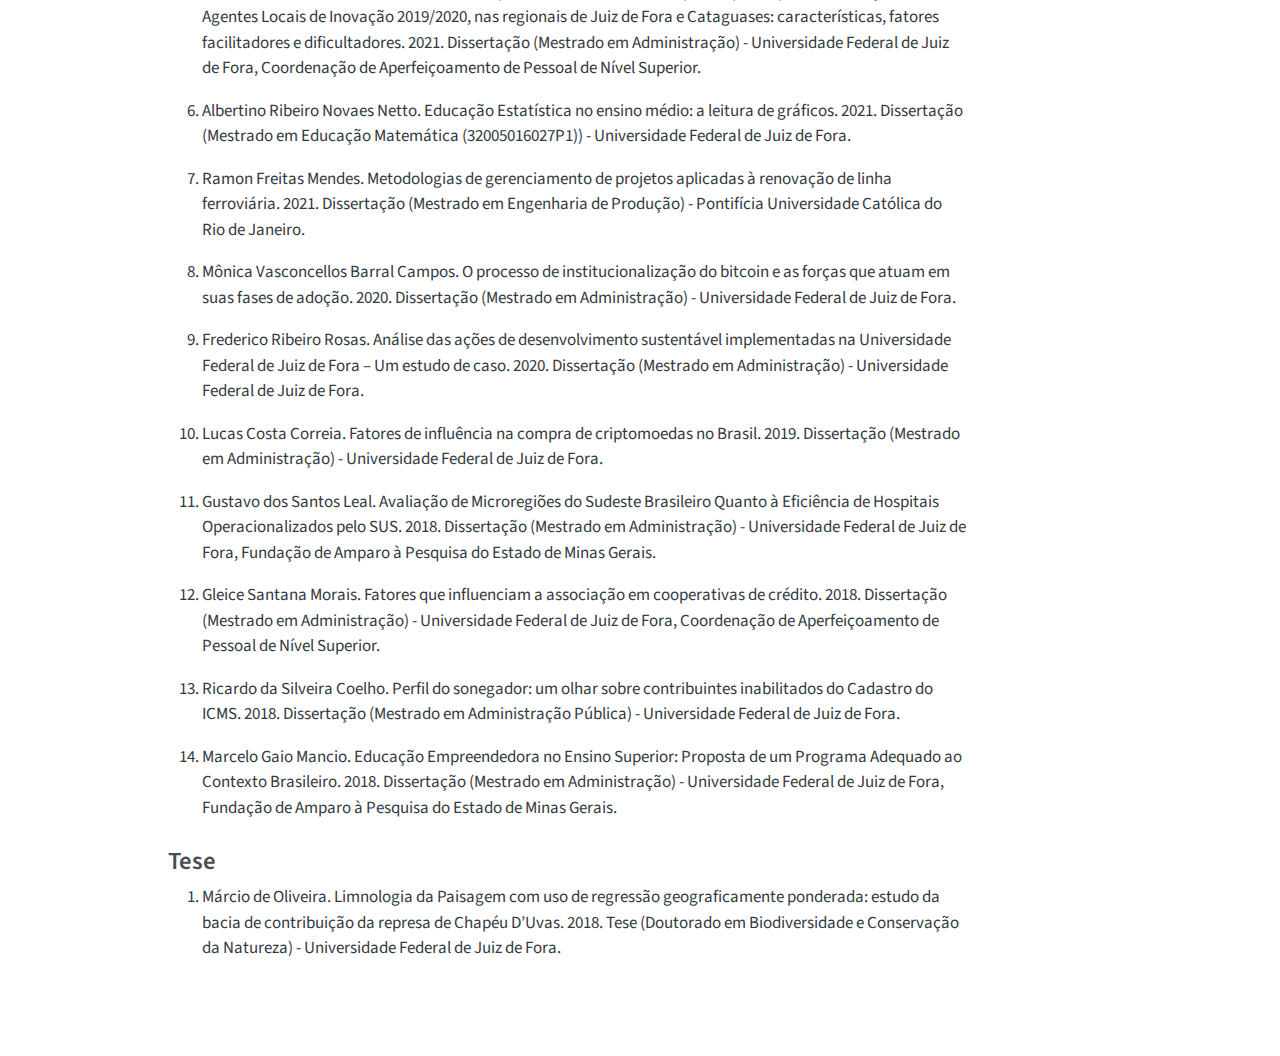
<file: docs/alunos.html>
<!DOCTYPE html>
<html xmlns="http://www.w3.org/1999/xhtml" lang="pt" xml:lang="pt"><head>

<meta charset="utf-8">
<meta name="generator" content="quarto-1.5.57">

<meta name="viewport" content="width=device-width, initial-scale=1.0, user-scalable=yes">

<meta name="author" content="Prof.&nbsp;Lupércio França Bessegato">

<title>Alunos – Encontros com a estatística</title>
<style>
code{white-space: pre-wrap;}
span.smallcaps{font-variant: small-caps;}
div.columns{display: flex; gap: min(4vw, 1.5em);}
div.column{flex: auto; overflow-x: auto;}
div.hanging-indent{margin-left: 1.5em; text-indent: -1.5em;}
ul.task-list{list-style: none;}
ul.task-list li input[type="checkbox"] {
  width: 0.8em;
  margin: 0 0.8em 0.2em -1em; /* quarto-specific, see https://github.com/quarto-dev/quarto-cli/issues/4556 */ 
  vertical-align: middle;
}
</style>


<script src="site_libs/quarto-nav/quarto-nav.js"></script>
<script src="site_libs/quarto-nav/headroom.min.js"></script>
<script src="site_libs/clipboard/clipboard.min.js"></script>
<script src="site_libs/quarto-search/autocomplete.umd.js"></script>
<script src="site_libs/quarto-search/fuse.min.js"></script>
<script src="site_libs/quarto-search/quarto-search.js"></script>
<meta name="quarto:offset" content="./">
<script src="site_libs/quarto-html/quarto.js"></script>
<script src="site_libs/quarto-html/popper.min.js"></script>
<script src="site_libs/quarto-html/tippy.umd.min.js"></script>
<script src="site_libs/quarto-html/anchor.min.js"></script>
<link href="site_libs/quarto-html/tippy.css" rel="stylesheet">
<link href="site_libs/quarto-html/quarto-syntax-highlighting.css" rel="stylesheet" class="quarto-color-scheme" id="quarto-text-highlighting-styles">
<link href="site_libs/quarto-html/quarto-syntax-highlighting-dark.css" rel="prefetch" class="quarto-color-scheme quarto-color-alternate" id="quarto-text-highlighting-styles">
<script src="site_libs/bootstrap/bootstrap.min.js"></script>
<link href="site_libs/bootstrap/bootstrap-icons.css" rel="stylesheet">
<link href="site_libs/bootstrap/bootstrap.min.css" rel="stylesheet" class="quarto-color-scheme" id="quarto-bootstrap" data-mode="light">
<link href="site_libs/bootstrap/bootstrap-dark.min.css" rel="prefetch" class="quarto-color-scheme quarto-color-alternate" id="quarto-bootstrap" data-mode="dark">
<script id="quarto-search-options" type="application/json">{
  "location": "navbar",
  "copy-button": false,
  "collapse-after": 3,
  "panel-placement": "end",
  "type": "overlay",
  "limit": 50,
  "keyboard-shortcut": [
    "f",
    "/",
    "s"
  ],
  "show-item-context": false,
  "language": {
    "search-no-results-text": "Nenhum resultado",
    "search-matching-documents-text": "documentos correspondentes",
    "search-copy-link-title": "Copiar link para a busca",
    "search-hide-matches-text": "Esconder correspondências adicionais",
    "search-more-match-text": "mais correspondência neste documento",
    "search-more-matches-text": "mais correspondências neste documento",
    "search-clear-button-title": "Limpar",
    "search-text-placeholder": "",
    "search-detached-cancel-button-title": "Cancelar",
    "search-submit-button-title": "Enviar",
    "search-label": "Procurar"
  }
}</script>


<link rel="stylesheet" href="styles.css">
</head>

<body class="nav-fixed">

<div id="quarto-search-results"></div>
  <header id="quarto-header" class="headroom fixed-top">
    <nav class="navbar navbar-expand-lg " data-bs-theme="dark">
      <div class="navbar-container container-fluid">
      <div class="navbar-brand-container mx-auto">
    <a class="navbar-brand" href="./index.html">
    <span class="navbar-title">Encontros com a estatística</span>
    </a>
  </div>
            <div id="quarto-search" class="" title="Procurar"></div>
          <button class="navbar-toggler" type="button" data-bs-toggle="collapse" data-bs-target="#navbarCollapse" aria-controls="navbarCollapse" role="menu" aria-expanded="false" aria-label="Alternar de navegação" onclick="if (window.quartoToggleHeadroom) { window.quartoToggleHeadroom(); }">
  <span class="navbar-toggler-icon"></span>
</button>
          <div class="collapse navbar-collapse" id="navbarCollapse">
            <ul class="navbar-nav navbar-nav-scroll me-auto">
  <li class="nav-item">
    <a class="nav-link" href="./index.html"> 
<span class="menu-text">Inicial</span></a>
  </li>  
  <li class="nav-item">
    <a class="nav-link" href="./minicursos.html"> 
<span class="menu-text">Minicursos</span></a>
  </li>  
</ul>
            <ul class="navbar-nav navbar-nav-scroll ms-auto">
  <li class="nav-item compact">
    <a class="nav-link" href="https://github.com/Encontroscomaestatistica/"> <i class="bi bi-github" role="img">
</i> 
<span class="menu-text"></span></a>
  </li>  
</ul>
          </div> <!-- /navcollapse -->
            <div class="quarto-navbar-tools">
  <a href="" class="quarto-color-scheme-toggle quarto-navigation-tool  px-1" onclick="window.quartoToggleColorScheme(); return false;" title="Alternar modo escuro"><i class="bi"></i></a>
</div>
      </div> <!-- /container-fluid -->
    </nav>
</header>
<!-- content -->
<div id="quarto-content" class="quarto-container page-columns page-rows-contents page-layout-article page-navbar">
<!-- sidebar -->
<!-- margin-sidebar -->
    <div id="quarto-margin-sidebar" class="sidebar margin-sidebar">
        <nav id="TOC" role="doc-toc" class="toc-active">
    <h2 id="toc-title">Nesta página</h2>
   
  <ul>
  <li><a href="#iniciação-científica" id="toc-iniciação-científica" class="nav-link active" data-scroll-target="#iniciação-científica">Iniciação Científica</a></li>
  <li><a href="#outros-extensão" id="toc-outros-extensão" class="nav-link" data-scroll-target="#outros-extensão">Outros / Extensão</a></li>
  <li><a href="#orientações" id="toc-orientações" class="nav-link" data-scroll-target="#orientações">Orientações</a>
  <ul class="collapse">
  <li><a href="#tcc" id="toc-tcc" class="nav-link" data-scroll-target="#tcc">TCC</a></li>
  <li><a href="#monografia" id="toc-monografia" class="nav-link" data-scroll-target="#monografia">Monografia</a></li>
  <li><a href="#dissertação" id="toc-dissertação" class="nav-link" data-scroll-target="#dissertação">Dissertação</a></li>
  <li><a href="#tese" id="toc-tese" class="nav-link" data-scroll-target="#tese">Tese</a></li>
  </ul></li>
  </ul>
</nav>
    </div>
<!-- main -->
<main class="content" id="quarto-document-content">

<header id="title-block-header" class="quarto-title-block default">
<div class="quarto-title">
<h1 class="title">Alunos</h1>
</div>



<div class="quarto-title-meta">

    <div>
    <div class="quarto-title-meta-heading">Autor</div>
    <div class="quarto-title-meta-contents">
             <p>Prof.&nbsp;Lupércio França Bessegato </p>
          </div>
  </div>
    
  
    
  </div>
  


</header>


<section id="iniciação-científica" class="level2">
<h2 class="anchored" data-anchor-id="iniciação-científica">Iniciação Científica</h2>
<ol type="1">
<li><p>Carlos Sergio Santana Marques Júnior. Métodos de Aprendizagem Estatística para Discriminação e Classificação: Aplicações à Indústria 4.0. 2023. Iniciação Científica. (Graduando em Estatística) - Universidade Federal de Juiz de Fora, Pró-Reitoria de Pós-Graduação e Pesquisa.</p></li>
<li><p>Gabriel Faria de Paula. Planejamento Econômico e Semi-econômico de Controle On-line por Atributo, com Sistema de Classificação Imperfeito. 2023. Iniciação Científica. (Graduando em Estatística) - Universidade Federal de Juiz de Fora.</p></li>
<li><p>Mateus Amorim Bastos. Ensino de Estatística e Probabilidade na Educação Básica por Projetos. 2023. Iniciação Científica. (Graduando em Estatística) - Universidade Federal de Juiz de Fora, Pró-Reitoria de Pós-Graduação e Pesquisa.</p></li>
<li><p>Rafael D’Angelo Reis Pereira da Silva. Aprendizagem Estatística para Classificação, Reconhecimento e Agrupamento: Aplicações a Modelos de Decisão em Gestão de Negócios. 2022. Iniciação Científica. (Graduando em Estatística) - Universidade Federal de Juiz de Fora, Pró-Reitoria de Pós-Graduação e Pesquisa.</p></li>
<li><p>Mateus Amorim Bastos. Análise Exploratória de Dados Aplicada ao Ensino de Estatística e Probabilidade no Ensino Médio. 2022. Iniciação Científica. (Graduando em Estatística) - Universidade Federal de Juiz de Fora.</p></li>
<li><p>Gabriel Faria de Paula. Abordagens Econômica e Semieconômica para Planejamento de Controle On-Line por Atributo, em Presença de Erros de Classificação. 2022. Iniciação Científica. (Graduando em Estatística) - Universidade Federal de Juiz de Fora.</p></li>
<li><p>Rafael D’Angelo Reis Pereira da Silva. Aprendizagem Estatística para Classificação, Reconhecimento e Agrupamento: Aplicações a Modelos de Decisão em Gestão de Negócios. 2021. Iniciação Científica. (Graduando em Estatística) - Universidade Federal de Juiz de Fora, Pró-Reitoria de Pós-Graduação e Pesquisa.</p></li>
<li><p>Lucas Toshitaka Yatsugafu Longo. Aprendizagem Estatística para Classificação, Reconhecimento e Agrupamento: Aplicações a Modelos de Decisão em Gestão de Negócios. 2020. Iniciação Científica. (Graduando em Interdisciplinar em Ciências Humanas) - Universidade Federal de Juiz de Fora.</p></li>
<li><p>Lucas Teixeira Oliveira. Análise Exploratória de Dados Aplicada ao Ensino de Estatística e Probabilidade no Ensino Médio. 2020. Iniciação Científica. (Graduando em Ciências Exatas) - Universidade Federal de Juiz de Fora.</p></li>
<li><p>João Pedro Junqueira Schettino. Abordagem Econômica para Planejamento de Modelo Integrado de Confiabilidade e de Controle On-Line por Atributo, com Inspeção Imperfeita. 2020. Iniciação Científica. (Graduando em Estatística) - Universidade Federal de Juiz de Fora.</p></li>
<li><p>Calvin Silva Rodrigues. Análise Exploratória de Dados Aplicada ao Ensino de Estatística e Probabilidade no Ensino Médio. 2020. Iniciação Científica. (Graduando em Estatística) - Universidade Federal de Juiz de Fora, Pró-Reitoria de Pós-Graduação e Pesquisa.</p></li>
<li><p>Lucas Teixeira Oliveira. Análise Exploratória de Dados Aplicada ao Ensino de Estatística e Probabilidade no Ensino Médio. 2020. Iniciação Científica. (Graduando em Ciências Exatas) - Universidade Federal de Juiz de Fora.</p></li>
<li><p>Bernardo Hennry Alvim Soares Noel. Aprendizagem Estatística para Classificação, Reconhecimento e Agrupamento: Aplicações a Modelos de Decisão em Gestão de Negócios. 2020. Iniciação Científica. (Graduando em Estatística) - Universidade Federal de Juiz de Fora, Pró-Reitoria de Pós-Graduação e Pesquisa.</p></li>
<li><p>Lucas Toshitaka Yatsugafu Longo. Aprendizagem Estatística para Classificação, Reconhecimento e Agrupamento: Aplicações a Modelos de Decisão em Gestão de Negócios. 2020. Iniciação Científica. (Graduando em Interdisciplinar em Ciências Humanas) - Universidade Federal de Juiz de Fora.</p></li>
<li><p>João Pedro Junqueira Schettino. Abordagem Econômica para Planejamento de Modelo Integrado de Confiabilidade e de Controle On-Line por Atributo, com Inspeção Imperfeita. 2020. Iniciação Científica. (Graduando em Estatística) - Universidade Federal de Juiz de Fora.</p></li>
<li><p>Matheus Ramos Siqueira Nunes. Aprendizagem Estatística para Classificação, Reconhecimento e Agrupamento: Aplicações a Modelos de Decisão em Gestão de Negócios. 2019. Iniciação Científica. (Graduando em Estatística) - Universidade Federal de Juiz de Fora, Pró-Reitoria de Pós-Graduação e Pesquisa.</p></li>
<li><p>Calvin Silva Rodrigues. Análise Exploratória de Dados Aplicada ao Ensino de Estatística e Probabilidade no Ensino Médio. 2019. Iniciação Científica. (Graduando em Estatística) - Universidade Federal de Juiz de Fora, Pró-Reitoria de Pós-Graduação e Pesquisa.</p></li>
<li><p>João Vitor de Lima. Abordagem Econômica para Planejamento de Modelo Integrado de Confiabilidade e de Controle On-Line por Atributo, com Inspeção Imperfeita. 2018. Iniciação Científica. (Graduando em Ciências Exatas) - Universidade Federal de Juiz de Fora, Fundação de Amparo à Pesquisa do Estado de Minas Gerais.</p></li>
<li><p>Gabriela Theotonio dos Santos. Análise Exploratória de Dados Aplicada ao Ensino de Estatística e Probabilidade no Ensino Médio - Fase 2. 2018. Iniciação Científica. (Graduando em Estatística) - Universidade Federal de Juiz de Fora.</p></li>
<li><p>Júlio Piubello da Silva Cabral. Aprendizagem Estatística para Classificação, Reconhecimento e Agrupamento: Aplicações a Modelos de Decisão em Marketing. 2018. Iniciação Científica. (Graduando em Ciência da Computação) - Universidade Federal de Juiz de Fora, Pró-Reitoria de Pós-Graduação e Pesquisa.</p></li>
<li><p>Calvin Silva Rodrigues. Análise Exploratória de Dados Aplicada ao Ensino de Estatística e Probabilidade no Ensino Médio. 2018. Iniciação Científica. (Graduando em Estatística) - Universidade Federal de Juiz de Fora, Pró-Reitoria de Pós-Graduação e Pesquisa.</p></li>
<li><p>Júlio Piubello da Silva Cabral. Aprendizagem Estatística para Classificação, Reconhecimento e Agrupamento: Aplicações a Modelos de Decisão em Gestão de Negócios. 2018. Iniciação Científica. (Graduando em Ciência da Computação) - Universidade Federal de Juiz de Fora.</p></li>
<li><p>João Vitor de Lima. Aprendizagem Estatística para Classificação, Reconhecimento e Agrupamento: Aplicações a Modelos de Decisão em Gestão de Negócios. 2018. Iniciação Científica. (Graduando em Estatística) - Universidade Federal de Juiz de Fora.</p></li>
<li><p>Elidiane Cristina de Aguiar. Abordagem Econômica de Modelo Integrado de Confiabilidade e de Controle On-Line de Processos por Atributo - Fase 3. 2017. Iniciação Científica. (Graduando em Engenharia Elétrica - Sistemas de Potência) - Universidade Federal de Juiz de Fora, Pró-Reitoria de Pesquisa/UFJF.</p></li>
<li><p>João Vitor de Lima. Abordagem Econômica para Planejamento de Modelo Integrado de Confiabilidade e de Controle On-Line por Atributo, com Inspeção Imperfeita. 2017. Iniciação Científica. (Graduando em Ciências Exatas) - Universidade Federal de Juiz de Fora, Fundação de Amparo à Pesquisa do Estado de Minas Gerais.</p></li>
<li><p>Thales Lacerda Arruda Rodrigues. Análise Exploratória de Dados Aplicada ao Ensino de Estatística e Probabilidade no Ensino Médio - Fase 2. 2017. Iniciação Científica. (Graduando em Estatística) - Universidade Federal de Juiz de Fora.</p></li>
<li><p>Renan Augusto de Moraes. Aprendizagem Estatística para Classificação, Reconhecimento e Agrupamento: Aplicações a Modelos de Decisão em Marketing. 2017. Iniciação Científica. (Graduando em Ciências Exatas) - Universidade Federal de Juiz de Fora, Pró-Reitoria de Pós-Graduação e Pesquisa.</p></li>
<li><p>Augusto dos Reis Pereira. Planejamento Econômico de Controle On-Line por Atributo em Presença de Erros de Classificação: Intervalo de Amostragem e Tamanho Amostral Variáveis - Fase 3. 2016. Iniciação Científica. (Graduando em Estatística) - Universidade Federal de Juiz de Fora, Conselho Nacional de Desenvolvimento Científico e Tecnológico.</p></li>
<li><p>Rafael Pedro Ribeiro Santos. Abordagem Econômica para Planejamento de Modelo Integrado de Confiabilidade e de Controle On-Line por Atributo, com Inspeção Imperfeita. 2016. Iniciação Científica. (Graduando em Engenharia Mecânica) - Universidade Federal de Juiz de Fora, Fundação de Amparo à Pesquisa do Estado de Minas Gerais.</p></li>
<li><p>Gabriela Martins Netto. Análise Exploratória de Dados Aplicada ao Letramento Estatístico de Alunos do Ensino Médio. 2016. Iniciação Científica. (Graduando em Ensino Médio) - Escola Estadual Fernando Lobo, Fundação de Amparo à Pesquisa do Estado de Minas Gerais.</p></li>
<li><p>João Vitor de Lima. Abordagem Econômica de Modelo Integrado de Confiabilidade e de Controle On-Line de Processos por Atributo - Fase 3. 2016. Iniciação Científica. (Graduando em Ciências Exatas) - Universidade Federal de Juiz de Fora, Pró-Reitoria de Pesquisa/UFJF.</p></li>
<li><p>Tamires Mara Coelho. Métodos de Estimação em Análise Conjunta de Preferências de Consumidor: Aplicações a Processos Decisórios em Marketing. 2016. Iniciação Científica. (Graduando em Estatística) - Universidade Federal de Juiz de Fora.</p></li>
<li><p>Élton Brasiliense Frade Araújo. Análise Exploratória de Dados Aplicada ao Ensino de Estatística e Probabilidade no Ensino Médio. 2016. Iniciação Científica. (Graduando em Matemática) - Universidade Federal de Juiz de Fora, Pró-Reitoria de Pesquisa/UFJF.</p></li>
<li><p>Augusto dos Reis Pereira. Planejamento Econômico de Controle On-Line por Atributo em Presença de Erros de Classificação: Intervalo de Amostragem e Tamanho Amostral Variáveis - Fase 2. 2015. Iniciação Científica. (Graduando em Estatística) - Universidade Federal de Juiz de Fora, Conselho Nacional de Desenvolvimento Científico e Tecnológico.</p></li>
<li><p>Tamires Mara Coelho. Métodos de Estimação em Análise Conjunta de Preferências de Consumidor: Aplicações a Processos Decisórios em Marketing. 2015. Iniciação Científica. (Graduando em Estatística) - Universidade Federal de Juiz de Fora.</p></li>
<li><p>Igor Duque de Amorim. Abordagem Econômica de Modelo Integrado de Confiabilidade e de Controle On-Line de Processos por Atributo - Fase 2. 2015. Iniciação Científica. (Graduando em Ciências Exatas) - Universidade Federal de Juiz de Fora, Pró-Reitoria de Pesquisa/UFJF.</p></li>
<li><p>João Vitor de Lima. Modelagem Probabilística e Inferência Estatística em Análise de Riscos de Projetos: uma Abordagem por Redes Bayesianas. 2015. Iniciação Científica. (Graduando em Ciências Exatas) - Universidade Federal de Juiz de Fora, Pró-Reitoria de Pesquisa/UFJF.</p></li>
<li><p>Larissa Gabriela de Abreu Toledo. Planejamento Econômico para Controle On-Line para Atributos em Presença de Erros de Classificação com Amostra Não-Unitária: Classificação Clássica e Sequencial. 2014. Iniciação Científica. (Graduando em Engenharia de Produção) - Universidade Federal de Juiz de Fora, Fundação de Amparo à Pesquisa do Estado de Minas Gerais.</p></li>
<li><p>Augusto dos Reis Pereira. Planejamento Econômico de Controle On-Line por Atributo em Presença de Erros de Classificação: Intervalo de Amostragem e Tamanho Amostral Variáveis - Fase 1. 2014. Iniciação Científica. (Graduando em Ciências Exatas) - Universidade Federal de Juiz de Fora, Conselho Nacional de Desenvolvimento Científico e Tecnológico.</p></li>
<li><p>Alan de Paiva Loures. Uso de Núcleos Estimadores na Construção de Gráficos de Controle de Shewhart para Medidas Individuais - Fase II. 2014. Iniciação Científica. (Graduando em Estatística) - Universidade Federal de Juiz de Fora.</p></li>
<li><p>Daniel Morais de Souza. Planejamento Econômico-Estatístico no Controle On-Line por Atributo com Sistema de Inspeção Imperfeito. 2013. Iniciação Científica. (Graduando em Estatística) - Universidade Federal de Juiz de Fora.</p></li>
<li><p>Augusto dos Reis Pereira. Planejamento Econômico para Controle On-Line para Atributos em Presença de Erros de Classificação com Amostra Não-Unitária: Classificação Clássica e Sequencial. 2013. Iniciação Científica. (Graduando em Estatística) - Universidade Federal de Juiz de Fora, Fundação de Amparo à Pesquisa do Estado de Minas Gerais.</p></li>
<li><p>Nicolas Nascimento Silva. Planejamento Econômico de Controle On-Line de Processos por Atributo com Erros de Classificação. 2013. Iniciação Científica. (Graduando em Estatística) - Universidade Federal de Juiz de Fora, Fundação de Amparo à Pesquisa do Estado de Minas Gerais.</p></li>
<li><p>Fernanda Ferreira de Souza. Planejamento Econômico de Controle On-Line de Processos por Atributo com Erros de Classificação. 2013. Iniciação Científica. (Graduando em Estatística) - Universidade Federal de Juiz de Fora, Fundação de Amparo à Pesquisa do Estado de Minas Gerais.</p></li>
<li><p>Alan de Paiva Loures. Uso de Núcleos Estimadores na Construção de Gráficos de Controle de Shewhart para Medidas Individuais. 2013. Iniciação Científica. (Graduando em Ciências Exatas) - Universidade Federal de Juiz de Fora.</p></li>
<li><p>Mário Halfeld Clark Campos. Abordagem Econômica de Modelo Integrado de Confiabilidade e de Controle On-Line de Processos por Atributo, com Sistema de Classificação Imperfeito. 2013. Iniciação Científica. (Graduando em Ciências Exatas) - Universidade Federal de Juiz de Fora.</p></li>
<li><p>Fernanda Ferreira de Souza. Modelagem por Cadeia de Markov do Controle On-Line de Processos por Atributo: uma Aplicação em Excel. 2012. Iniciação Científica. (Graduando em Estatística) - Universidade Federal de Juiz de Fora, Fundação de Amparo à Pesquisa do Estado de Minas Gerais.</p></li>
<li><p>Lucas da Silveira Mota. Planejamento Econômico-Estatístico no Controle On-Line por Atributo com Sistema de Inspeção Imperfeito. 2012. Iniciação Científica. (Graduando em Engenharia de Produção) - Universidade Federal de Juiz de Fora, Pró-Reitoria de Pesquisa/UFJF.</p></li>
<li><p>Alan de Paiva Loures. Uso de Núcleo Estimador no Planejamento de Cartas de Controle X. 2012. Iniciação Científica. (Graduando em Ciências Exatas) - Universidade Federal de Juiz de Fora.</p></li>
<li><p>Israel Castro Nunes. Planejamento Econômico de Amostragem de Aceitação Retificadora em Presença de Erros de Classificação. 2012. Iniciação Científica. (Graduando em Engenharia de Produção) - Universidade Federal de Juiz de Fora.</p></li>
<li><p>Valdenir da Silva Oliveira. Uso de Núcleo-Estimador na Estimação da Área sob a Curva ROC para Testes Diagnósticos Contínuos. 2012. Iniciação Científica. (Graduando em Medicina) - Universidade Federal de Juiz de Fora.</p></li>
<li><p>Alan de Paiva Loures. Estudo de Desempenho de Núcleos Estimadores na Estimação da Função de Distribuição. 2011. Iniciação Científica. (Graduando em Ciências Exatas) - Universidade Federal de Juiz de Fora, Conselho Nacional de Desenvolvimento Científico e Tecnológico.</p></li>
<li><p>Daniel Morais de Souza. Modelagem por cadeia de Markov no Planejamento de Cartas de Controle de X. 2011. Iniciação Científica. (Graduando em Estatística) - Universidade Federal de Juiz de Fora.</p></li>
<li><p>Lucas da Silveira Mota. Amostragem Variável e Classificações Repetidas em Planejamento Econômico de Controle On-Line por Atributo com Erros de Classificação: uma Aplicação Baseada em Algoritmos Genéticos. 2011. Iniciação Científica. (Graduando em Engenharia de Produção) - Universidade Federal de Juiz de Fora.</p></li>
</ol>
</section>
<section id="outros-extensão" class="level2">
<h2 class="anchored" data-anchor-id="outros-extensão">Outros / Extensão</h2>
<ol type="1">
<li><p>Ivanylson Honório Gonçalves. Dinâmicas e Alternativas para Professores que Ensinam Estatística. 2024. Orientação de outra natureza. (Sistemas de Informação) - Universidade Federal de Juiz de Fora.</p></li>
<li><p>João Vitor de Lima. Monitoria de Disciplinas do Departamento de Estatística. 2023. Orientação de outra natureza. (Estatística) - Universidade Federal de Juiz de Fora, Pró-Reitoria de Graduação-UFJF.</p></li>
<li><p>Ivanylson Honório Gonçalves. Dinâmicas e Alternativas para Professores que Ensinam Estatística. 2023. Orientação de outra natureza. (Sistemas de Informação) - Universidade Federal de Juiz de Fora, Pró-Reitoria de Extensão/UFJF.</p></li>
<li><p>Arthur Marchito Leite. Monitoria de Disciplinas do Departamento de Estatística. 2023. Orientação de outra natureza. (Estatística) - Universidade Federal de Juiz de Fora, Pró-Reitoria de Graduação-UFJF.</p></li>
<li><p>João Vitor de Lima. Monitoria de Disciplinas de Estatística Computacional e de Inferência do Curso de Estatística. 2022. Orientação de outra natureza. (Estatística) - Universidade Federal de Juiz de Fora, Pró-Reitoria de Graduação-UFJF.</p></li>
<li><p>Ivanylson Honório Gonçalves. Apoio Administrativo à Coordenação do Curso de Graduação em Estatística. 2021. Orientação de outra natureza. (Sistemas de Informação) - Universidade Federal de Juiz de Fora, Pró-Reitoria de Graduação-UFJF.</p></li>
<li><p>Marcus Vinícius Macedo. Estruturação e Gestão das Iniciativas de Divulgação e Comunicação do Curso de Estatística. 2021. Orientação de outra natureza. (Jornalismo) - Universidade Federal de Juiz de Fora, Pró-Reitoria de Graduação-UFJF.</p></li>
<li><p>Hugo França Belém. Estruturação e Gestão das Iniciativas de Divulgação e Comunicação do Curso de Estatística. 2021. Orientação de outra natureza. (Jornalismo) - Universidade Federal de Juiz de Fora, Pró-Reitoria de Graduação-UFJF.</p></li>
<li><p>Ivanylson Honório Gonçalves. Encontros com a Estatística. 2021. Orientação de outra natureza. (Sistemas de Informação) - Universidade Federal de Juiz de Fora.</p></li>
<li><p>João Vitor de Lima. Monitoria de Disciplinas do Departamento de Estatística. 2021. Orientação de outra natureza. (Estatística) - Universidade Federal de Juiz de Fora, Pró-Reitoria de Graduação-UFJF.</p></li>
<li><p>Ivanylson Honorio Gonçalves. Estruturação e Gestão do Sistema de Informações e Manutenção da Tecnologia de Informações do Departamento de Estatística. 2020. Orientação de outra natureza. (Sistemas de Informação) - Universidade Federal de Juiz de Fora.</p></li>
<li><p>João Vitor de Lima. Monitoria de Disciplinas do Departamento de Estatística. 2020. Orientação de outra natureza. (Estatística) - Universidade Federal de Juiz de Fora, Pró-Reitoria de Graduação-UFJF.</p></li>
<li><p>Ivanylson Honorio Gonçalves. Estruturação e gestão de atividades na Coordenação Editorial do Departamento de Estatística da UFJF. 2019. Orientação de outra natureza. (Sistemas de Informação) - Universidade Federal de Juiz de Fora, Pró-Reitoria de Graduação-UFJF.</p></li>
<li><p>Bryan Carolino Muniz Barbosa. Estruturação e Gestão das Iniciativas de Divulgação e Comunicação do Curso de Estatística. 2019. Orientação de outra natureza. (Ciências Exatas) - Universidade Federal de Juiz de Fora, Pró-Reitoria de Graduação-UFJF.</p></li>
<li><p>Lucas Toshitaka Yatsugafu Longo. Apoio Administrativo à Coordenação do Curso de Graduação em Estatística. 2019. Orientação de outra natureza. (Interdisciplinar em Ciências Humanas) - Universidade Federal de Juiz de Fora, Pró-Reitoria de Graduação-UFJF.</p></li>
<li><p>Lucas Toshitaka Yatsugafu Longo. Apoio Administrativo à Coordenação do Curso de Graduação em Estatística. 2019. Orientação de outra natureza. (Interdisciplinar em Ciências Humanas) - Universidade Federal de Juiz de Fora, Pró-Reitoria de Graduação-UFJF.</p></li>
<li><p>José Roberto Peres Júnior. Monitoria de Disciplinas do Departamento de Estatística. 2019. Orientação de outra natureza. (Estatística) - Universidade Federal de Juiz de Fora, Pró-Reitoria de Graduação-UFJF.</p></li>
<li><p>Bruno Berbert de Carvalho. Estruturação e gestão do sistema de informações e manutenção de tecnologia de informações do Departamento de Estatística da UFJF. 2018. Orientação de outra natureza. (Ciência da Computação) - Universidade Federal de Juiz de Fora, Pró-Reitoria de Graduação-UFJF.</p></li>
<li><p>Robson Ortz Oliveira Cunha. Estruturação e gestão de atividades na Coordenação Editorial do Departamento de Estatística da UFJF. 2018. Orientação de outra natureza. (Estatística) - Universidade Federal de Juiz de Fora, Pró-Reitoria de Graduação-UFJF.</p></li>
<li><p>Isabelly Coelho Evangelista. Apoio Administrativo à Coordenação do Curso de Graduação em Estatística. 2018. Orientação de outra natureza. (Engenharia de Produção) - Universidade Federal de Juiz de Fora, Pró-Reitoria de Graduação-UFJF.</p></li>
<li><p>Nicolas Oliveira da Silva. Estruturação e gestão de atividades na Coordenação Editorial do Departamento de Estatística da UFJF. 2018. Orientação de outra natureza. (Ciências Exatas) - Universidade Federal de Juiz de Fora.</p></li>
<li><p>Renan Augusto de Moraes. Estruturação e Gestão de Processos e Procedimentos Eletrônicos na Secretaria do Departamento de Estatística da UFJF. 2017. Orientação de outra natureza. (Ciência da Computação) - Universidade Federal de Juiz de Fora, Pró-Reitoria de Graduação-UFJF.</p></li>
<li><p>Júlio Piubello da Silva Cabral. Estruturação e Gestão de Processos e Procedimentos Eletrônicos na Secretaria do Departamento de Estatística da UFJF. 2017. Orientação de outra natureza. (Ciência da Computação) - Universidade Federal de Juiz de Fora, Pró-Reitoria de Graduação-UFJF.</p></li>
<li><p>Victor Salomão Lacerda Brandão. Estruturação e Gestão de Processos e Procedimentos Eletrônicos na Secretaria do Departamento de Estatística da UFJF. 2016. Orientação de outra natureza. (Serviço Social) - Universidade Federal de Juiz de Fora, Pró-Reitoria de Graduação-UFJF.</p></li>
<li><p>Renan Augusto de Moraes. Tecnologia de Informação no Departamento de Estatística. 2016. Orientação de outra natureza. (Ciência da Computação) - Universidade Federal de Juiz de Fora, Pró-Reitoria de Graduação-UFJF.</p></li>
<li><p>Gabriela Ribeiro Cabral. Métodos Estatísticos Aplicados à Análise de Riscos em Gestão de Projetos. 2015. Orientação de outra natureza. (Engenharia de Produção) - Universidade Federal de Juiz de Fora, Pró-Reitoria de Extensão/UFJF.</p></li>
<li><p>Rafael Pedro Ribeiro Santos. Estruturação e Gestão de Processos e Procedimentos Eletrônicos na Secretaria do Departamento de Estatística da UFJF. 2015. Orientação de outra natureza. (Engenharia Mecânica) - Universidade Federal de Juiz de Fora, Pró-Reitoria de Graduação-UFJF.</p></li>
<li><p>Thiago Caldeira dos Santos. Tecnologia da Informação no Departamento de Estatística. 2015. Orientação de outra natureza. (Ciência da Computação) - Universidade Federal de Juiz de Fora, Pró-Reitoria de Graduação-UFJF.</p></li>
<li><p>Álvaro Alencar Nogueira Itaborahy. Estruturação e Gestão de Atividades na Coordenação Editorial do Departamento de Estatística da UFJF. 2014. Orientação de outra natureza. (Engenharia Elétrica) - Universidade Federal de Juiz de Fora.</p></li>
<li><p>Carlos Guilherme Venâncio Gonçalves. Monitoria da Disciplina de Cálculo de Probabilidades I. 2014. Orientação de outra natureza. (Engenharia Elétrica - Robótica e Automação Industrial) - Universidade Federal de Juiz de Fora, Pró-Reitoria de Graduação-UFJF.</p></li>
<li><p>Thiago Carvalho de Paula. Métodos Estatísticos Aplicados à Análise de Riscos em Gestão de Projetos. 2014. Orientação de outra natureza. (Engenharia de Produção) - Universidade Federal de Juiz de Fora, Pró-Reitoria de Extensão/UFJF.</p></li>
<li><p>Hugo Costa Campbel. Métodos Estatísticos Aplicados à Análise de Riscos em Gestão de Projetos. 2013. Orientação de outra natureza. (Engenharia de Produção) - Universidade Federal de Juiz de Fora.</p></li>
<li><p>João Vitor Reis Mattos. Métodos Estatísticos Aplicados à Análise de Riscos em Gestão de Projetos. 2013. Orientação de outra natureza. (Engenharia de Produção) - Universidade Federal de Juiz de Fora, Pró-Reitoria de Extensão/UFJF.</p></li>
<li><p>Álvaro Alencar Nogueira Itaborahy. Estruturação e Gestão de Atividades da Comissão Orientadora de Estágios do Curso de Estatística da UFJF. 2013. Orientação de outra natureza. (Engenharia Elétrica) - Universidade Federal de Juiz de Fora.</p></li>
<li><p>Bruno Sabadini Vicente. Monitoria da Disciplina de Cálculo de Probabilidades I. 2013. Orientação de outra natureza. (Engenharia Mecânica) - Universidade Federal de Juiz de Fora, Pró-Reitoria de Graduação-UFJF.</p></li>
<li><p>Geferson Felipe de Souza. Monitoria da Disciplina de Cálculo de Probabilidades I. 2013. Orientação de outra natureza. (Ciência da Computação) - Universidade Federal de Juiz de Fora, Pró-Reitoria de Graduação-UFJF.</p></li>
<li><p>Mário Halfeld Clark Campos. Monitoria da Disciplina de Cálculo de Probabilidades I. 2013. Orientação de outra natureza. (Ciências Exatas) - Universidade Federal de Juiz de Fora, Pró-Reitoria de Graduação-UFJF.</p></li>
<li><p>Victor Silveira Gomes. Monitoria da Disciplina de Cálculo de Probabilidades I. 2013. Orientação de outra natureza. (Ciências Exatas) - Universidade Federal de Juiz de Fora, Pró-Reitoria de Graduação-UFJF.</p></li>
<li><p>Mateus Correa Lima Pereira. Monitoria da Disciplina de Cálculo de Probabilidades I. 2013. Orientação de outra natureza. (Engenharia Elétrica - Robótica e Automação Industrial) - Universidade Federal de Juiz de Fora, Pró-Reitoria de Graduação-UFJF.</p></li>
<li><p>Carlos Guilherme Venancio Gonçalves. Monitoria da Disciplina de Cálculo de Probabilidades I. 2013. Orientação de outra natureza. (Engenharia Elétrica - Robótica e Automação Industrial) - Universidade Federal de Juiz de Fora, Pró-Reitoria de Graduação-UFJF.</p></li>
<li><p>Laís Cristina Barbosa Costa. Monitoria da Disciplina de Cálculo de Probabilidades I. 2013. Orientação de outra natureza. (Engenharia Civil) - Universidade Federal de Juiz de Fora, Pró-Reitoria de Graduação-UFJF.</p></li>
<li><p>Felipe Lage Farah. Monitoria da Disciplina de Cálculo de Probabilidades I. 2013. Orientação de outra natureza. (Engenharia Civil) - Universidade Federal de Juiz de Fora, Pró-Reitoria de Graduação-UFJF.</p></li>
<li><p>Augusto dos Reis Pereira. Estruturação e Gestão de Atividades da Comissão Orientadora de Estágios do Curso de Estatística da UFJF. 2012. Orientação de outra natureza. (Estatística) - Universidade Federal de Juiz de Fora.</p></li>
<li><p>Camila Pereira do Reis. Monitoria da Disciplina de Cálculo de Probabilidades I. 2012. Orientação de outra natureza. (Estatística) - Universidade Federal de Juiz de Fora.</p></li>
<li><p>Mayra Hilel Tavares Demian. Monitoria da Disciplina de Cálculo de Probabilidades I. 2012. Orientação de outra natureza. (Estatística) - Universidade Federal de Juiz de Fora.</p></li>
<li><p>Eduardo Luiz dos Santos Silva. Monitoria da Disciplina de Cálculo de Probabilidades I. 2012. Orientação de outra natureza. (Estatística) - Universidade Federal de Juiz de Fora.</p></li>
<li><p>Amanda Romanelli Dias. Monitoria da Disciplina de Cálculo de Probabilidades II. 2012. Orientação de outra natureza. (Estatística) - Universidade Federal de Juiz de Fora.</p></li>
<li><p>Kinn Belarmino Batista Dias. Monitoria da Disciplina de Cálculo de Probabilidades I. 2012. Orientação de outra natureza. (Estatística) - Universidade Federal de Juiz de Fora.</p></li>
<li><p>Gabriel Mendes Cordeiro. Monitoria da Disciplina de Cálculo de Probabilidades I. 2012. Orientação de outra natureza. (Engenharia Mecânica) - Universidade Federal de Juiz de Fora, Pró-Reitoria de Graduação-UFJF.</p></li>
<li><p>Priscila Gregório Bernardo. Treinamento Profissional no Laboratório de Ensino de Estatística. 2011. Orientação de outra natureza. (Estatística) - Universidade Federal de Juiz de Fora.</p></li>
<li><p>Daniel Morais de Souza. Treinamento Profissional na Comissão Orientadora de Estágios do Curso de Estatística. 2011. Orientação de outra natureza. (Estatística) - Universidade Federal de Juiz de Fora.</p></li>
<li><p>Augusto dos Reis Pereira. Treinamento Profissional na Comissão Orientadora de Estágios do Curso de Estatística. 2011. Orientação de outra natureza. (Estatística) - Universidade Federal de Juiz de Fora.</p></li>
</ol>
</section>
<section id="orientações" class="level2">
<h2 class="anchored" data-anchor-id="orientações">Orientações</h2>
<section id="tcc" class="level3">
<h3 class="anchored" data-anchor-id="tcc">TCC</h3>
<ol type="1">
<li><p>João Vitor de Lima. Abordagem econômica-estatística para planejamento de controle on-line por atributo. 2023. Trabalho de Conclusão de Curso. (Graduação em Estatística) - Universidade Federal de Juiz de Fora.</p></li>
<li><p>José Roberto Peres Júnior. Aplicação de modelo de regressão logística multinomial em predição. 2021. Trabalho de Conclusão de Curso. (Graduação em Estatística) - Universidade Federal de Juiz de Fora.</p></li>
<li><p>Lucas Toshitaka Yatsugafu Longo. Redes Sociais na Modernidade Líquida: Análise de Sentimentos em Publicações de Políticos Brasileiros e sobre Eles no Twitter. 2021. Trabalho de Conclusão de Curso. (Graduação em Interdisciplinar em Ciências Humanas) - Universidade Federal de Juiz de Fora.</p></li>
<li><p>Calvin Silva Rodrigues. Técnicas e visualização de agrupamentos em aprendizagem não supervisionada com aplicações. 2021. Trabalho de Conclusão de Curso. (Graduação em Estatística) - Universidade Federal de Juiz de Fora.</p></li>
<li><p>Rafael Pedro Ribeiro Santos. Monitoramento de Processos de Alta Capacidade com Gráficos de Contagem Acumulada de Conformidades. 2018. Trabalho de Conclusão de Curso. (Graduação em Ciências Exatas) - Universidade Federal de Juiz de Fora.</p></li>
<li><p>Augusto dos Reis Pereira. Planejamento Econômico de Controle On-Line por Atributo. 2016. Trabalho de Conclusão de Curso. (Graduação em Estatística) - Universidade Federal de Juiz de Fora.</p></li>
<li><p>Alan de Paiva Loures. Abordagens Paramétricas e Não Paramétricas para Monitoramento de Parâmetro de Locação - Caso Univariado. 2015. Trabalho de Conclusão de Curso. (Graduação em Estatística) - Universidade Federal de Juiz de Fora.</p></li>
<li><p>Mário Halfeld Clark Campos. Simulação em R para Análise de Desempenho de Gráficos de Controle de X_barra. 2014. Trabalho de Conclusão de Curso. (Graduação em Ciências Exatas) - Universidade Federal de Juiz de Fora.</p></li>
<li><p>Augusto dos Reis Pereira. Planejamento Econômico para Controle On-Line para Atributos em Presença de Erros de Classificação com Amostra Não-Unitária: Classificação Clássica e Sequencial. 2014. Trabalho de Conclusão de Curso. (Graduação em Ciências Exatas) - Universidade Federal de Juiz de Fora.</p></li>
<li><p>Daniel Morais de Souza. Modelos Ocultos de Markov: Uma Abordagem em Controle de Processos. 2013. Trabalho de Conclusão de Curso. (Graduação em Estatística) - Universidade Federal de Juiz de Fora.</p></li>
<li><p>Alan de Paiva Loures. Abordagem Não Paramétrica no Planejamento Estatístico de Cartas de Controle por Variável: um Estudo Comparativo do Desempenho Bootstrap. 2013. Trabalho de Conclusão de Curso. (Graduação em Ciências Exatas) - Universidade Federal de Juiz de Fora.</p></li>
<li><p>Daniel Morais de Souza. Uso de Cadeia de Markov na Modelagem Estocástica de Planejamento Econômico de Cartas de Controle X-barrra para Processo Markoviano. 2012. Trabalho de Conclusão de Curso. (Graduação em Ciências Exatas) - Universidade Federal de Juiz de Fora.</p></li>
<li><p>Priscila Bernardo Gregório. Planejamento Econômico de Gráficos de Controle X com Modelo de Falha de Poisson. 2011. Trabalho de Conclusão de Curso. (Graduação em Estatística) - Universidade Federal de Juiz de Fora.</p></li>
<li><p>Thiago Otoni Matos. Conjoint Analysis: uma Aplicação em Marketing. 2011. Trabalho de Conclusão de Curso. (Graduação em Estatística) - Universidade Federal de Juiz de Fora.</p></li>
<li><p>Rildo de Miranda Alves. Implementação de Controle Estatístico do Processo: um Estudo de Caso na Indústria Siderúrgica. 2008. Trabalho de Conclusão de Curso. (Graduação em Engenharia Mecânica) - Universidade Federal de Minas Gerais.</p></li>
<li><p>Fernanda Vieira Marçal. Aplicação do Método de Linha de Balanço segundo a Filosofia de ‘Lean Construction’: um Estudo Comparativo entre os Métodos de Linha de Balanço (LOB) e PERT/CPM. 2007. Trabalho de Conclusão de Curso. (Graduação em Engenharia de Produção) - Universidade Federal de Minas Gerais.</p></li>
<li><p>Bruno Vilasboas Passos Dornelas e Paulo Antunes Ferreira. Aplicação de Técnicas de ‘Scheduling’ em Projetos ‘Turn-Key’ de Montagem Industrial. 2007. Trabalho de Conclusão de Curso. (Graduação em Engenharia de Produção) - Universidade Federal de Minas Gerais.</p></li>
<li><p>Eduardo Lopes Carvalho da Silva e Isabel Nogueira Carneiro. Aplicação de Técnicas de Julgamento de Especialistas na Geração e Análise de Estimativas de Esforços em Projetos. 2007. Trabalho de Conclusão de Curso. (Graduação em Engenharia de Produção) - Universidade Federal de Minas Gerais.</p></li>
<li><p>Felippe Elias de Melo Lima Isaac. Risco Financeiro em Entidade Fechada de Previdência Complementar e Método de Composição de Carteiras avaliando o Risco x Retorno. 2006. Trabalho de Conclusão de Curso. (Graduação em Ciências Atuariais) - Universidade Federal de Minas Gerais.</p></li>
<li><p>Henrique Tuyama Sallero e Gustavo Augusto Silva Avelar. Aplicação de Métodos de Gerenciamento de Projetos em um Projeto de Implantação de um ERP e em um Programa de Eletrificação Rural. 2006. Trabalho de Conclusão de Curso. (Graduação em Engenharia de Produção) - Universidade Federal de Minas Gerais.</p></li>
<li><p>Rodolfo de Ávila Lemos Neto. O Risco e a Composição de Portfólios. 2006. Trabalho de Conclusão de Curso. (Graduação em Ciências Atuariais) - Universidade Federal de Minas Gerais.</p></li>
<li><p>Marceli Regina Costa. Índice de Satisfação do Cliente: um Estudo de Caso sobre sua Adição na Montele, Indústria de Elevadores e Monta-cargas. 2006. Trabalho de Conclusão de Curso. (Graduação em Engenharia de Produção) - Universidade Federal de Minas Gerais.</p></li>
<li><p>Fábio Rodrigues de Oliveira. Simulação de Modelos de Filas M/M/1 e M/G/1: Implementação, Análise e Aplicações. 2004. Trabalho de Conclusão de Curso. (Graduação em Estatística) - Universidade Federal de Minas Gerais.</p></li>
<li><p>Wuberdan Gonçalves Pereira. A Informatização do Sistema de Informação nas Escolas Estaduais de Belo Horizonte. 2003. 103 f.&nbsp;Trabalho de Conclusão de Curso. (Graduação em Curso Superior de Administração Pública) - Fundação João Pinheiro.</p></li>
</ol>
</section>
<section id="monografia" class="level3">
<h3 class="anchored" data-anchor-id="monografia">Monografia</h3>
<ol type="1">
<li><p>Eduardo Roberto P. Vaz de Magalhães. O Uso do Programa 6 Sigma para a Melhoria da Confiabilidade em Locomotivas. 2013. Monografia. (Aperfeiçoamento/Especialização em Métodos Estatísticos Computacionais) - Universidade Federal de Juiz de Fora.</p></li>
<li><p>Christiano Alvim Furtado Gomes. Programa Seis Sigma em Empresas de Médio Porte: um Estudo de Caso. 2010. Monografia. (Aperfeiçoamento/Especialização em Estatística) - Universidade Federal de Minas Gerais.</p></li>
<li><p>Lucas Villas Boas Givisiez. A Gestão dos Regimes Próprios de Previdência Social: Um Estudo de Caso do Fundo de Previdência do Estado de Minas Gerais. 2005. Monografia. (Aperfeiçoamento/Especialização em Economia Empresarial) - Instituto de Educação Continuada da PUC Minas.</p></li>
<li><p>Adriana Kuhl Sonoff e Rodrigues e Leonardo Roberto Santos. Transferência dos Vôos do Aeroporto de Belo Horizonte para o Aeroporto Internacional Tancredo Neves: uma Análise de Cenários e Perspectivas. 2005. Monografia. (Aperfeiçoamento/Especialização em Economia Empresarial) - Instituto de Educação Continuada da PUC Minas.</p></li>
</ol>
</section>
<section id="dissertação" class="level3">
<h3 class="anchored" data-anchor-id="dissertação">Dissertação</h3>
<ol type="1">
<li><p>Vinicius Junior Damasceno. Dissertação não concluída: Comportamento do e-consumidor varejista: um estudo aplicado com Market Basket Analysis. 2023. Dissertação (Mestrado em Administração) - Universidade Federal de Juiz de Fora.</p></li>
<li><p>Walter Soares Antonio Júnior. Dissertação não concluída: Contribuições do uso de um Aplicativo Web para o Ensino de Estatística por meio de projetos. 2023. Dissertação (Mestrado em Educação Matemática) - Universidade Federal de Juiz de Fora.</p></li>
<li><p>Alcimar Honorio. A contribuição da gestão de projetos na gestão de contratos de construção: um estudo em duas universidades públicas federais. 2023. Dissertação (Mestrado em Administração Pública) - Universidade Federal de Juiz de Fora.</p></li>
<li><p>Rodrigo Pereira de Carvalho. Dissertação não concluída: Abordagem para alinhamento da segurança da informação ao planejamento estratégico no âmbito da Administração Pública. 2022. Dissertação (Mestrado em Administração) - Universidade Federal de Juiz de Fora.</p></li>
<li><p>Derkian Geraldo Damasceno de Oliveira. O processo inovativo nas empresas participantes do Projeto ALI - Agentes Locais de Inovação 2019/2020, nas regionais de Juiz de Fora e Cataguases: características, fatores facilitadores e dificultadores. 2021. Dissertação (Mestrado em Administração) - Universidade Federal de Juiz de Fora, Coordenação de Aperfeiçoamento de Pessoal de Nível Superior.</p></li>
<li><p>Albertino Ribeiro Novaes Netto. Educação Estatística no ensino médio: a leitura de gráficos. 2021. Dissertação (Mestrado em Educação Matemática (32005016027P1)) - Universidade Federal de Juiz de Fora.</p></li>
<li><p>Ramon Freitas Mendes. Metodologias de gerenciamento de projetos aplicadas à renovação de linha ferroviária. 2021. Dissertação (Mestrado em Engenharia de Produção) - Pontifícia Universidade Católica do Rio de Janeiro.</p></li>
<li><p>Mônica Vasconcellos Barral Campos. O processo de institucionalização do bitcoin e as forças que atuam em suas fases de adoção. 2020. Dissertação (Mestrado em Administração) - Universidade Federal de Juiz de Fora.</p></li>
<li><p>Frederico Ribeiro Rosas. Análise das ações de desenvolvimento sustentável implementadas na Universidade Federal de Juiz de Fora – Um estudo de caso. 2020. Dissertação (Mestrado em Administração) - Universidade Federal de Juiz de Fora.</p></li>
<li><p>Lucas Costa Correia. Fatores de influência na compra de criptomoedas no Brasil. 2019. Dissertação (Mestrado em Administração) - Universidade Federal de Juiz de Fora.</p></li>
<li><p>Gustavo dos Santos Leal. Avaliação de Microregiões do Sudeste Brasileiro Quanto à Eficiência de Hospitais Operacionalizados pelo SUS. 2018. Dissertação (Mestrado em Administração) - Universidade Federal de Juiz de Fora, Fundação de Amparo à Pesquisa do Estado de Minas Gerais.</p></li>
<li><p>Gleice Santana Morais. Fatores que influenciam a associação em cooperativas de crédito. 2018. Dissertação (Mestrado em Administração) - Universidade Federal de Juiz de Fora, Coordenação de Aperfeiçoamento de Pessoal de Nível Superior.</p></li>
<li><p>Ricardo da Silveira Coelho. Perfil do sonegador: um olhar sobre contribuintes inabilitados do Cadastro do ICMS. 2018. Dissertação (Mestrado em Administração Pública) - Universidade Federal de Juiz de Fora.</p></li>
<li><p>Marcelo Gaio Mancio. Educação Empreendedora no Ensino Superior: Proposta de um Programa Adequado ao Contexto Brasileiro. 2018. Dissertação (Mestrado em Administração) - Universidade Federal de Juiz de Fora, Fundação de Amparo à Pesquisa do Estado de Minas Gerais.</p></li>
</ol>
</section>
<section id="tese" class="level3">
<h3 class="anchored" data-anchor-id="tese">Tese</h3>
<ol type="1">
<li>Márcio de Oliveira. Limnologia da Paisagem com uso de regressão geograficamente ponderada: estudo da bacia de contribuição da represa de Chapéu D’Uvas. 2018. Tese (Doutorado em Biodiversidade e Conservação da Natureza) - Universidade Federal de Juiz de Fora.</li>
</ol>


</section>
</section>

</main> <!-- /main -->
<script id="quarto-html-after-body" type="application/javascript">
window.document.addEventListener("DOMContentLoaded", function (event) {
  const toggleBodyColorMode = (bsSheetEl) => {
    const mode = bsSheetEl.getAttribute("data-mode");
    const bodyEl = window.document.querySelector("body");
    if (mode === "dark") {
      bodyEl.classList.add("quarto-dark");
      bodyEl.classList.remove("quarto-light");
    } else {
      bodyEl.classList.add("quarto-light");
      bodyEl.classList.remove("quarto-dark");
    }
  }
  const toggleBodyColorPrimary = () => {
    const bsSheetEl = window.document.querySelector("link#quarto-bootstrap");
    if (bsSheetEl) {
      toggleBodyColorMode(bsSheetEl);
    }
  }
  toggleBodyColorPrimary();  
  const disableStylesheet = (stylesheets) => {
    for (let i=0; i < stylesheets.length; i++) {
      const stylesheet = stylesheets[i];
      stylesheet.rel = 'prefetch';
    }
  }
  const enableStylesheet = (stylesheets) => {
    for (let i=0; i < stylesheets.length; i++) {
      const stylesheet = stylesheets[i];
      stylesheet.rel = 'stylesheet';
    }
  }
  const manageTransitions = (selector, allowTransitions) => {
    const els = window.document.querySelectorAll(selector);
    for (let i=0; i < els.length; i++) {
      const el = els[i];
      if (allowTransitions) {
        el.classList.remove('notransition');
      } else {
        el.classList.add('notransition');
      }
    }
  }
  const toggleGiscusIfUsed = (isAlternate, darkModeDefault) => {
    const baseTheme = document.querySelector('#giscus-base-theme')?.value ?? 'light';
    const alternateTheme = document.querySelector('#giscus-alt-theme')?.value ?? 'dark';
    let newTheme = '';
    if(darkModeDefault) {
      newTheme = isAlternate ? baseTheme : alternateTheme;
    } else {
      newTheme = isAlternate ? alternateTheme : baseTheme;
    }
    const changeGiscusTheme = () => {
      // From: https://github.com/giscus/giscus/issues/336
      const sendMessage = (message) => {
        const iframe = document.querySelector('iframe.giscus-frame');
        if (!iframe) return;
        iframe.contentWindow.postMessage({ giscus: message }, 'https://giscus.app');
      }
      sendMessage({
        setConfig: {
          theme: newTheme
        }
      });
    }
    const isGiscussLoaded = window.document.querySelector('iframe.giscus-frame') !== null;
    if (isGiscussLoaded) {
      changeGiscusTheme();
    }
  }
  const toggleColorMode = (alternate) => {
    // Switch the stylesheets
    const alternateStylesheets = window.document.querySelectorAll('link.quarto-color-scheme.quarto-color-alternate');
    manageTransitions('#quarto-margin-sidebar .nav-link', false);
    if (alternate) {
      enableStylesheet(alternateStylesheets);
      for (const sheetNode of alternateStylesheets) {
        if (sheetNode.id === "quarto-bootstrap") {
          toggleBodyColorMode(sheetNode);
        }
      }
    } else {
      disableStylesheet(alternateStylesheets);
      toggleBodyColorPrimary();
    }
    manageTransitions('#quarto-margin-sidebar .nav-link', true);
    // Switch the toggles
    const toggles = window.document.querySelectorAll('.quarto-color-scheme-toggle');
    for (let i=0; i < toggles.length; i++) {
      const toggle = toggles[i];
      if (toggle) {
        if (alternate) {
          toggle.classList.add("alternate");     
        } else {
          toggle.classList.remove("alternate");
        }
      }
    }
    // Hack to workaround the fact that safari doesn't
    // properly recolor the scrollbar when toggling (#1455)
    if (navigator.userAgent.indexOf('Safari') > 0 && navigator.userAgent.indexOf('Chrome') == -1) {
      manageTransitions("body", false);
      window.scrollTo(0, 1);
      setTimeout(() => {
        window.scrollTo(0, 0);
        manageTransitions("body", true);
      }, 40);  
    }
  }
  const isFileUrl = () => { 
    return window.location.protocol === 'file:';
  }
  const hasAlternateSentinel = () => {  
    let styleSentinel = getColorSchemeSentinel();
    if (styleSentinel !== null) {
      return styleSentinel === "alternate";
    } else {
      return false;
    }
  }
  const setStyleSentinel = (alternate) => {
    const value = alternate ? "alternate" : "default";
    if (!isFileUrl()) {
      window.localStorage.setItem("quarto-color-scheme", value);
    } else {
      localAlternateSentinel = value;
    }
  }
  const getColorSchemeSentinel = () => {
    if (!isFileUrl()) {
      const storageValue = window.localStorage.getItem("quarto-color-scheme");
      return storageValue != null ? storageValue : localAlternateSentinel;
    } else {
      return localAlternateSentinel;
    }
  }
  const darkModeDefault = false;
  let localAlternateSentinel = darkModeDefault ? 'alternate' : 'default';
  // Dark / light mode switch
  window.quartoToggleColorScheme = () => {
    // Read the current dark / light value 
    let toAlternate = !hasAlternateSentinel();
    toggleColorMode(toAlternate);
    setStyleSentinel(toAlternate);
    toggleGiscusIfUsed(toAlternate, darkModeDefault);
  };
  // Ensure there is a toggle, if there isn't float one in the top right
  if (window.document.querySelector('.quarto-color-scheme-toggle') === null) {
    const a = window.document.createElement('a');
    a.classList.add('top-right');
    a.classList.add('quarto-color-scheme-toggle');
    a.href = "";
    a.onclick = function() { try { window.quartoToggleColorScheme(); } catch {} return false; };
    const i = window.document.createElement("i");
    i.classList.add('bi');
    a.appendChild(i);
    window.document.body.appendChild(a);
  }
  // Switch to dark mode if need be
  if (hasAlternateSentinel()) {
    toggleColorMode(true);
  } else {
    toggleColorMode(false);
  }
  const icon = "";
  const anchorJS = new window.AnchorJS();
  anchorJS.options = {
    placement: 'right',
    icon: icon
  };
  anchorJS.add('.anchored');
  const isCodeAnnotation = (el) => {
    for (const clz of el.classList) {
      if (clz.startsWith('code-annotation-')) {                     
        return true;
      }
    }
    return false;
  }
  const onCopySuccess = function(e) {
    // button target
    const button = e.trigger;
    // don't keep focus
    button.blur();
    // flash "checked"
    button.classList.add('code-copy-button-checked');
    var currentTitle = button.getAttribute("title");
    button.setAttribute("title", "Copiada");
    let tooltip;
    if (window.bootstrap) {
      button.setAttribute("data-bs-toggle", "tooltip");
      button.setAttribute("data-bs-placement", "left");
      button.setAttribute("data-bs-title", "Copiada");
      tooltip = new bootstrap.Tooltip(button, 
        { trigger: "manual", 
          customClass: "code-copy-button-tooltip",
          offset: [0, -8]});
      tooltip.show();    
    }
    setTimeout(function() {
      if (tooltip) {
        tooltip.hide();
        button.removeAttribute("data-bs-title");
        button.removeAttribute("data-bs-toggle");
        button.removeAttribute("data-bs-placement");
      }
      button.setAttribute("title", currentTitle);
      button.classList.remove('code-copy-button-checked');
    }, 1000);
    // clear code selection
    e.clearSelection();
  }
  const getTextToCopy = function(trigger) {
      const codeEl = trigger.previousElementSibling.cloneNode(true);
      for (const childEl of codeEl.children) {
        if (isCodeAnnotation(childEl)) {
          childEl.remove();
        }
      }
      return codeEl.innerText;
  }
  const clipboard = new window.ClipboardJS('.code-copy-button:not([data-in-quarto-modal])', {
    text: getTextToCopy
  });
  clipboard.on('success', onCopySuccess);
  if (window.document.getElementById('quarto-embedded-source-code-modal')) {
    // For code content inside modals, clipBoardJS needs to be initialized with a container option
    // TODO: Check when it could be a function (https://github.com/zenorocha/clipboard.js/issues/860)
    const clipboardModal = new window.ClipboardJS('.code-copy-button[data-in-quarto-modal]', {
      text: getTextToCopy,
      container: window.document.getElementById('quarto-embedded-source-code-modal')
    });
    clipboardModal.on('success', onCopySuccess);
  }
    var localhostRegex = new RegExp(/^(?:http|https):\/\/localhost\:?[0-9]*\//);
    var mailtoRegex = new RegExp(/^mailto:/);
      var filterRegex = new RegExp('/' + window.location.host + '/');
    var isInternal = (href) => {
        return filterRegex.test(href) || localhostRegex.test(href) || mailtoRegex.test(href);
    }
    // Inspect non-navigation links and adorn them if external
 	var links = window.document.querySelectorAll('a[href]:not(.nav-link):not(.navbar-brand):not(.toc-action):not(.sidebar-link):not(.sidebar-item-toggle):not(.pagination-link):not(.no-external):not([aria-hidden]):not(.dropdown-item):not(.quarto-navigation-tool):not(.about-link)');
    for (var i=0; i<links.length; i++) {
      const link = links[i];
      if (!isInternal(link.href)) {
        // undo the damage that might have been done by quarto-nav.js in the case of
        // links that we want to consider external
        if (link.dataset.originalHref !== undefined) {
          link.href = link.dataset.originalHref;
        }
      }
    }
  function tippyHover(el, contentFn, onTriggerFn, onUntriggerFn) {
    const config = {
      allowHTML: true,
      maxWidth: 500,
      delay: 100,
      arrow: false,
      appendTo: function(el) {
          return el.parentElement;
      },
      interactive: true,
      interactiveBorder: 10,
      theme: 'quarto',
      placement: 'bottom-start',
    };
    if (contentFn) {
      config.content = contentFn;
    }
    if (onTriggerFn) {
      config.onTrigger = onTriggerFn;
    }
    if (onUntriggerFn) {
      config.onUntrigger = onUntriggerFn;
    }
    window.tippy(el, config); 
  }
  const noterefs = window.document.querySelectorAll('a[role="doc-noteref"]');
  for (var i=0; i<noterefs.length; i++) {
    const ref = noterefs[i];
    tippyHover(ref, function() {
      // use id or data attribute instead here
      let href = ref.getAttribute('data-footnote-href') || ref.getAttribute('href');
      try { href = new URL(href).hash; } catch {}
      const id = href.replace(/^#\/?/, "");
      const note = window.document.getElementById(id);
      if (note) {
        return note.innerHTML;
      } else {
        return "";
      }
    });
  }
  const xrefs = window.document.querySelectorAll('a.quarto-xref');
  const processXRef = (id, note) => {
    // Strip column container classes
    const stripColumnClz = (el) => {
      el.classList.remove("page-full", "page-columns");
      if (el.children) {
        for (const child of el.children) {
          stripColumnClz(child);
        }
      }
    }
    stripColumnClz(note)
    if (id === null || id.startsWith('sec-')) {
      // Special case sections, only their first couple elements
      const container = document.createElement("div");
      if (note.children && note.children.length > 2) {
        container.appendChild(note.children[0].cloneNode(true));
        for (let i = 1; i < note.children.length; i++) {
          const child = note.children[i];
          if (child.tagName === "P" && child.innerText === "") {
            continue;
          } else {
            container.appendChild(child.cloneNode(true));
            break;
          }
        }
        if (window.Quarto?.typesetMath) {
          window.Quarto.typesetMath(container);
        }
        return container.innerHTML
      } else {
        if (window.Quarto?.typesetMath) {
          window.Quarto.typesetMath(note);
        }
        return note.innerHTML;
      }
    } else {
      // Remove any anchor links if they are present
      const anchorLink = note.querySelector('a.anchorjs-link');
      if (anchorLink) {
        anchorLink.remove();
      }
      if (window.Quarto?.typesetMath) {
        window.Quarto.typesetMath(note);
      }
      // TODO in 1.5, we should make sure this works without a callout special case
      if (note.classList.contains("callout")) {
        return note.outerHTML;
      } else {
        return note.innerHTML;
      }
    }
  }
  for (var i=0; i<xrefs.length; i++) {
    const xref = xrefs[i];
    tippyHover(xref, undefined, function(instance) {
      instance.disable();
      let url = xref.getAttribute('href');
      let hash = undefined; 
      if (url.startsWith('#')) {
        hash = url;
      } else {
        try { hash = new URL(url).hash; } catch {}
      }
      if (hash) {
        const id = hash.replace(/^#\/?/, "");
        const note = window.document.getElementById(id);
        if (note !== null) {
          try {
            const html = processXRef(id, note.cloneNode(true));
            instance.setContent(html);
          } finally {
            instance.enable();
            instance.show();
          }
        } else {
          // See if we can fetch this
          fetch(url.split('#')[0])
          .then(res => res.text())
          .then(html => {
            const parser = new DOMParser();
            const htmlDoc = parser.parseFromString(html, "text/html");
            const note = htmlDoc.getElementById(id);
            if (note !== null) {
              const html = processXRef(id, note);
              instance.setContent(html);
            } 
          }).finally(() => {
            instance.enable();
            instance.show();
          });
        }
      } else {
        // See if we can fetch a full url (with no hash to target)
        // This is a special case and we should probably do some content thinning / targeting
        fetch(url)
        .then(res => res.text())
        .then(html => {
          const parser = new DOMParser();
          const htmlDoc = parser.parseFromString(html, "text/html");
          const note = htmlDoc.querySelector('main.content');
          if (note !== null) {
            // This should only happen for chapter cross references
            // (since there is no id in the URL)
            // remove the first header
            if (note.children.length > 0 && note.children[0].tagName === "HEADER") {
              note.children[0].remove();
            }
            const html = processXRef(null, note);
            instance.setContent(html);
          } 
        }).finally(() => {
          instance.enable();
          instance.show();
        });
      }
    }, function(instance) {
    });
  }
      let selectedAnnoteEl;
      const selectorForAnnotation = ( cell, annotation) => {
        let cellAttr = 'data-code-cell="' + cell + '"';
        let lineAttr = 'data-code-annotation="' +  annotation + '"';
        const selector = 'span[' + cellAttr + '][' + lineAttr + ']';
        return selector;
      }
      const selectCodeLines = (annoteEl) => {
        const doc = window.document;
        const targetCell = annoteEl.getAttribute("data-target-cell");
        const targetAnnotation = annoteEl.getAttribute("data-target-annotation");
        const annoteSpan = window.document.querySelector(selectorForAnnotation(targetCell, targetAnnotation));
        const lines = annoteSpan.getAttribute("data-code-lines").split(",");
        const lineIds = lines.map((line) => {
          return targetCell + "-" + line;
        })
        let top = null;
        let height = null;
        let parent = null;
        if (lineIds.length > 0) {
            //compute the position of the single el (top and bottom and make a div)
            const el = window.document.getElementById(lineIds[0]);
            top = el.offsetTop;
            height = el.offsetHeight;
            parent = el.parentElement.parentElement;
          if (lineIds.length > 1) {
            const lastEl = window.document.getElementById(lineIds[lineIds.length - 1]);
            const bottom = lastEl.offsetTop + lastEl.offsetHeight;
            height = bottom - top;
          }
          if (top !== null && height !== null && parent !== null) {
            // cook up a div (if necessary) and position it 
            let div = window.document.getElementById("code-annotation-line-highlight");
            if (div === null) {
              div = window.document.createElement("div");
              div.setAttribute("id", "code-annotation-line-highlight");
              div.style.position = 'absolute';
              parent.appendChild(div);
            }
            div.style.top = top - 2 + "px";
            div.style.height = height + 4 + "px";
            div.style.left = 0;
            let gutterDiv = window.document.getElementById("code-annotation-line-highlight-gutter");
            if (gutterDiv === null) {
              gutterDiv = window.document.createElement("div");
              gutterDiv.setAttribute("id", "code-annotation-line-highlight-gutter");
              gutterDiv.style.position = 'absolute';
              const codeCell = window.document.getElementById(targetCell);
              const gutter = codeCell.querySelector('.code-annotation-gutter');
              gutter.appendChild(gutterDiv);
            }
            gutterDiv.style.top = top - 2 + "px";
            gutterDiv.style.height = height + 4 + "px";
          }
          selectedAnnoteEl = annoteEl;
        }
      };
      const unselectCodeLines = () => {
        const elementsIds = ["code-annotation-line-highlight", "code-annotation-line-highlight-gutter"];
        elementsIds.forEach((elId) => {
          const div = window.document.getElementById(elId);
          if (div) {
            div.remove();
          }
        });
        selectedAnnoteEl = undefined;
      };
        // Handle positioning of the toggle
    window.addEventListener(
      "resize",
      throttle(() => {
        elRect = undefined;
        if (selectedAnnoteEl) {
          selectCodeLines(selectedAnnoteEl);
        }
      }, 10)
    );
    function throttle(fn, ms) {
    let throttle = false;
    let timer;
      return (...args) => {
        if(!throttle) { // first call gets through
            fn.apply(this, args);
            throttle = true;
        } else { // all the others get throttled
            if(timer) clearTimeout(timer); // cancel #2
            timer = setTimeout(() => {
              fn.apply(this, args);
              timer = throttle = false;
            }, ms);
        }
      };
    }
      // Attach click handler to the DT
      const annoteDls = window.document.querySelectorAll('dt[data-target-cell]');
      for (const annoteDlNode of annoteDls) {
        annoteDlNode.addEventListener('click', (event) => {
          const clickedEl = event.target;
          if (clickedEl !== selectedAnnoteEl) {
            unselectCodeLines();
            const activeEl = window.document.querySelector('dt[data-target-cell].code-annotation-active');
            if (activeEl) {
              activeEl.classList.remove('code-annotation-active');
            }
            selectCodeLines(clickedEl);
            clickedEl.classList.add('code-annotation-active');
          } else {
            // Unselect the line
            unselectCodeLines();
            clickedEl.classList.remove('code-annotation-active');
          }
        });
      }
  const findCites = (el) => {
    const parentEl = el.parentElement;
    if (parentEl) {
      const cites = parentEl.dataset.cites;
      if (cites) {
        return {
          el,
          cites: cites.split(' ')
        };
      } else {
        return findCites(el.parentElement)
      }
    } else {
      return undefined;
    }
  };
  var bibliorefs = window.document.querySelectorAll('a[role="doc-biblioref"]');
  for (var i=0; i<bibliorefs.length; i++) {
    const ref = bibliorefs[i];
    const citeInfo = findCites(ref);
    if (citeInfo) {
      tippyHover(citeInfo.el, function() {
        var popup = window.document.createElement('div');
        citeInfo.cites.forEach(function(cite) {
          var citeDiv = window.document.createElement('div');
          citeDiv.classList.add('hanging-indent');
          citeDiv.classList.add('csl-entry');
          var biblioDiv = window.document.getElementById('ref-' + cite);
          if (biblioDiv) {
            citeDiv.innerHTML = biblioDiv.innerHTML;
          }
          popup.appendChild(citeDiv);
        });
        return popup.innerHTML;
      });
    }
  }
});
</script>
</div> <!-- /content -->




</body></html>
</file>
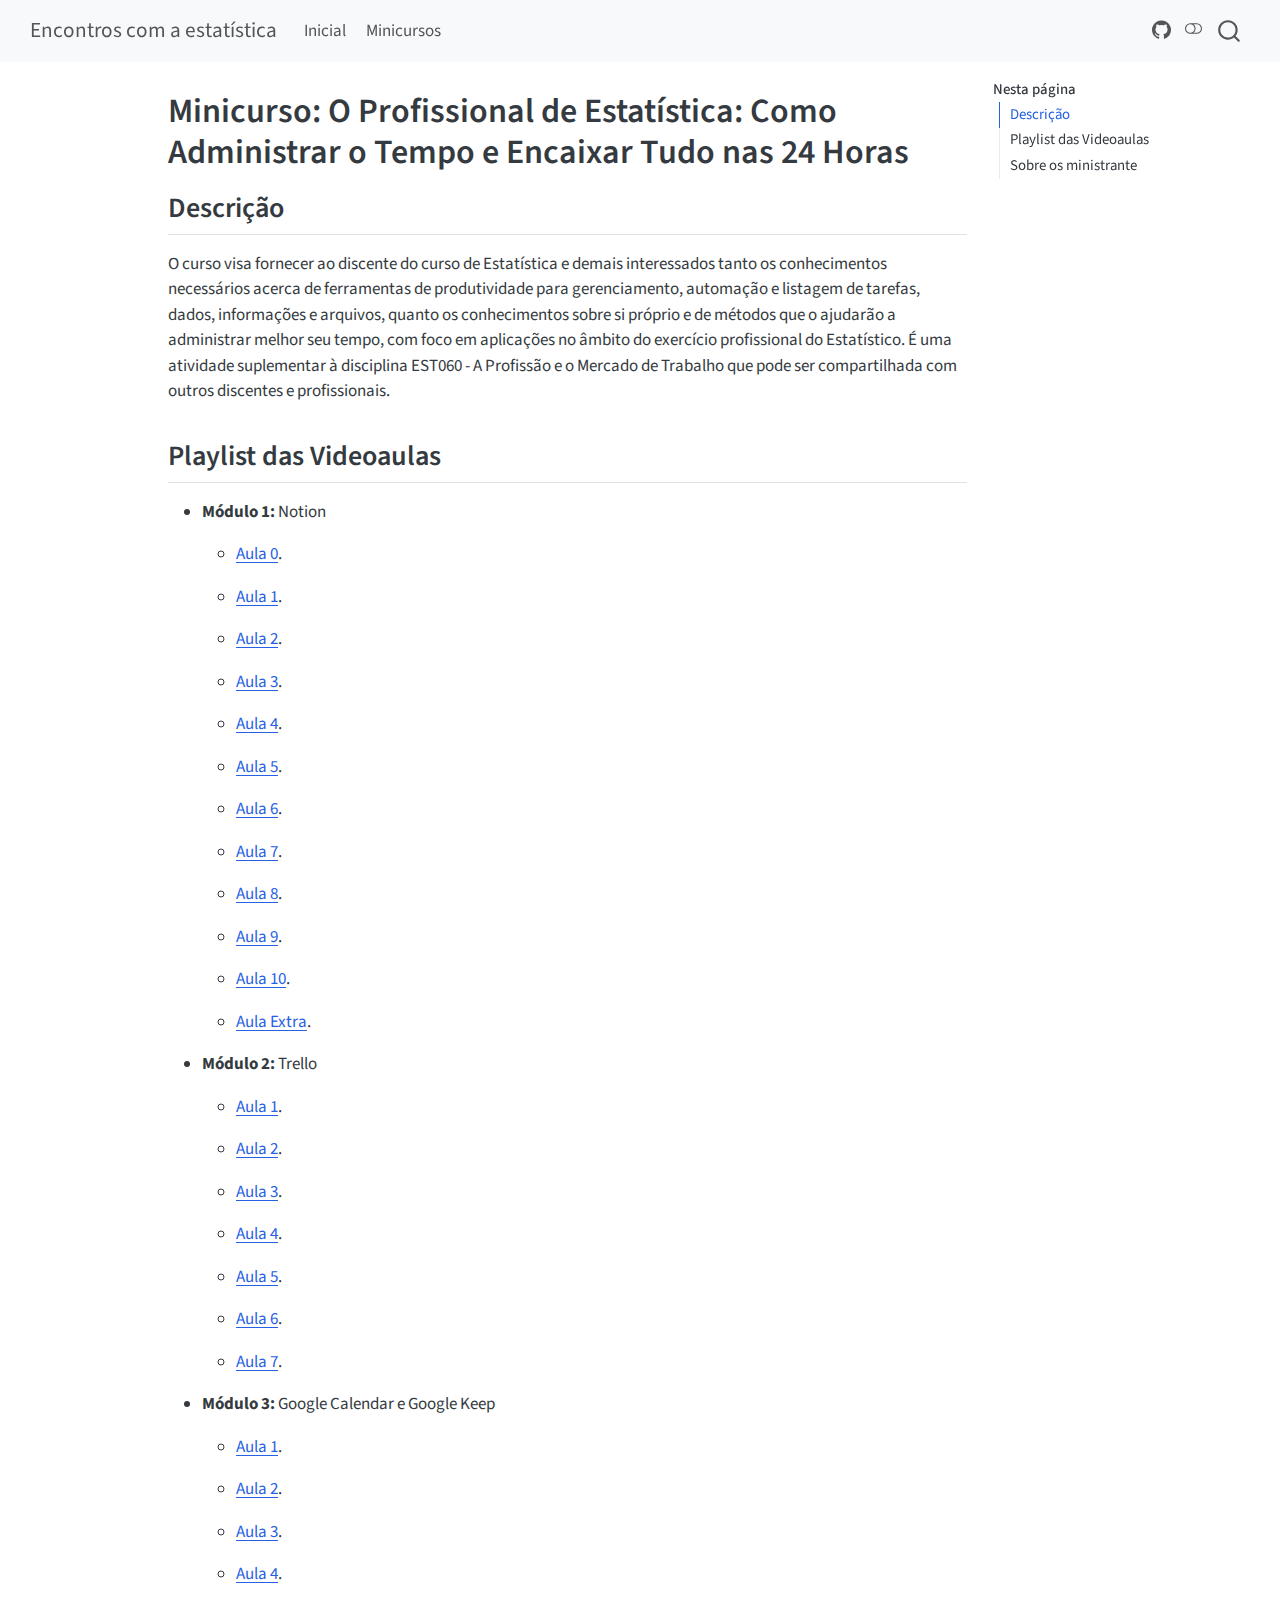
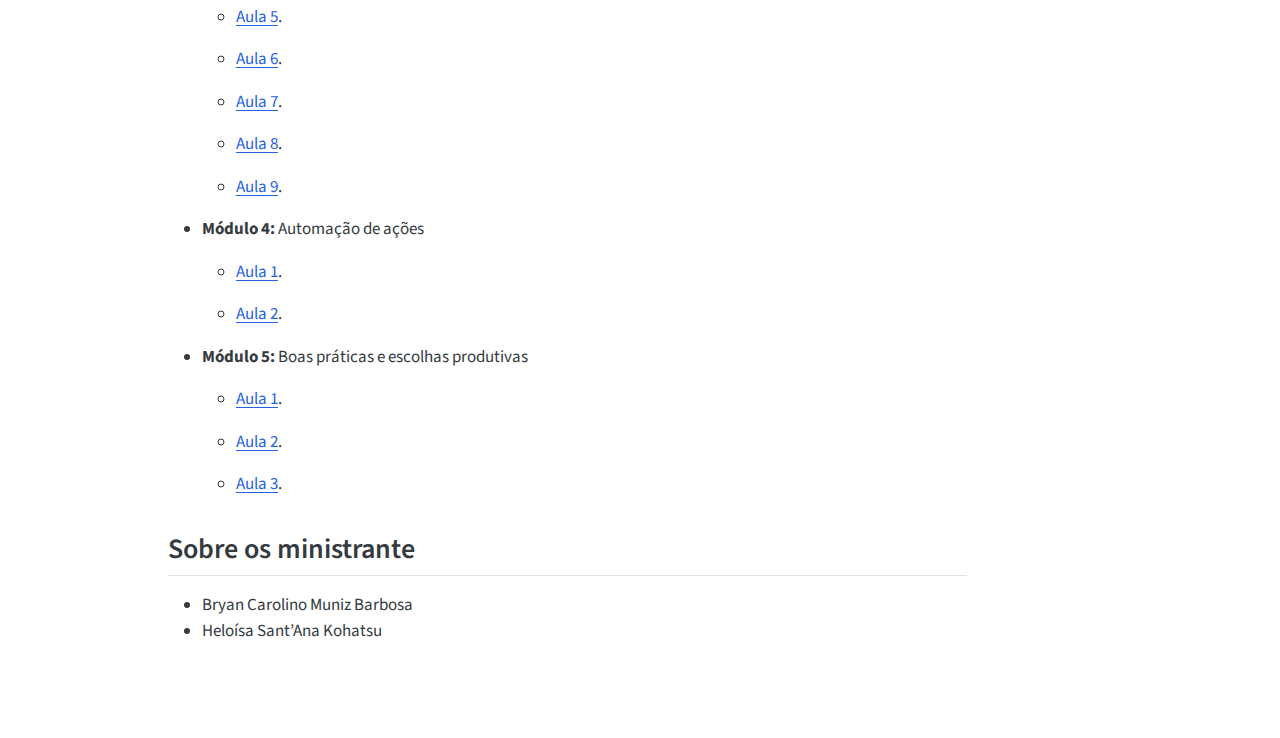
<file: docs/minicursos/Como Administrar o Tempo/administrarTempo.html>
<!DOCTYPE html>
<html xmlns="http://www.w3.org/1999/xhtml" lang="pt-BR" xml:lang="pt-BR"><head>

<meta charset="utf-8">
<meta name="generator" content="quarto-1.5.57">

<meta name="viewport" content="width=device-width, initial-scale=1.0, user-scalable=yes">


<title>Minicurso: O Profissional de Estatística: Como Administrar o Tempo e Encaixar Tudo nas 24 Horas – Encontros com a estatística</title>
<style>
code{white-space: pre-wrap;}
span.smallcaps{font-variant: small-caps;}
div.columns{display: flex; gap: min(4vw, 1.5em);}
div.column{flex: auto; overflow-x: auto;}
div.hanging-indent{margin-left: 1.5em; text-indent: -1.5em;}
ul.task-list{list-style: none;}
ul.task-list li input[type="checkbox"] {
  width: 0.8em;
  margin: 0 0.8em 0.2em -1em; /* quarto-specific, see https://github.com/quarto-dev/quarto-cli/issues/4556 */ 
  vertical-align: middle;
}
</style>


<script src="../../site_libs/quarto-nav/quarto-nav.js"></script>
<script src="../../site_libs/quarto-nav/headroom.min.js"></script>
<script src="../../site_libs/clipboard/clipboard.min.js"></script>
<script src="../../site_libs/quarto-search/autocomplete.umd.js"></script>
<script src="../../site_libs/quarto-search/fuse.min.js"></script>
<script src="../../site_libs/quarto-search/quarto-search.js"></script>
<meta name="quarto:offset" content="../../">
<script src="../../site_libs/quarto-html/quarto.js"></script>
<script src="../../site_libs/quarto-html/popper.min.js"></script>
<script src="../../site_libs/quarto-html/tippy.umd.min.js"></script>
<script src="../../site_libs/quarto-html/anchor.min.js"></script>
<link href="../../site_libs/quarto-html/tippy.css" rel="stylesheet">
<link href="../../site_libs/quarto-html/quarto-syntax-highlighting.css" rel="stylesheet" class="quarto-color-scheme" id="quarto-text-highlighting-styles">
<link href="../../site_libs/quarto-html/quarto-syntax-highlighting-dark.css" rel="prefetch" class="quarto-color-scheme quarto-color-alternate" id="quarto-text-highlighting-styles">
<script src="../../site_libs/bootstrap/bootstrap.min.js"></script>
<link href="../../site_libs/bootstrap/bootstrap-icons.css" rel="stylesheet">
<link href="../../site_libs/bootstrap/bootstrap.min.css" rel="stylesheet" class="quarto-color-scheme" id="quarto-bootstrap" data-mode="light">
<link href="../../site_libs/bootstrap/bootstrap-dark.min.css" rel="prefetch" class="quarto-color-scheme quarto-color-alternate" id="quarto-bootstrap" data-mode="dark">
<script id="quarto-search-options" type="application/json">{
  "location": "navbar",
  "copy-button": false,
  "collapse-after": 3,
  "panel-placement": "end",
  "type": "overlay",
  "limit": 50,
  "keyboard-shortcut": [
    "f",
    "/",
    "s"
  ],
  "show-item-context": false,
  "language": {
    "search-no-results-text": "Nenhum resultado",
    "search-matching-documents-text": "documentos correspondentes",
    "search-copy-link-title": "Copiar link para a busca",
    "search-hide-matches-text": "Esconder correspondências adicionais",
    "search-more-match-text": "mais correspondência neste documento",
    "search-more-matches-text": "mais correspondências neste documento",
    "search-clear-button-title": "Limpar",
    "search-text-placeholder": "",
    "search-detached-cancel-button-title": "Cancelar",
    "search-submit-button-title": "Enviar",
    "search-label": "Procurar"
  }
}</script>


<link rel="stylesheet" href="../../styles.css">
</head>

<body class="nav-fixed">

<div id="quarto-search-results"></div>
  <header id="quarto-header" class="headroom fixed-top">
    <nav class="navbar navbar-expand-lg " data-bs-theme="dark">
      <div class="navbar-container container-fluid">
      <div class="navbar-brand-container mx-auto">
    <a class="navbar-brand" href="../../index.html">
    <span class="navbar-title">Encontros com a estatística</span>
    </a>
  </div>
            <div id="quarto-search" class="" title="Procurar"></div>
          <button class="navbar-toggler" type="button" data-bs-toggle="collapse" data-bs-target="#navbarCollapse" aria-controls="navbarCollapse" role="menu" aria-expanded="false" aria-label="Alternar de navegação" onclick="if (window.quartoToggleHeadroom) { window.quartoToggleHeadroom(); }">
  <span class="navbar-toggler-icon"></span>
</button>
          <div class="collapse navbar-collapse" id="navbarCollapse">
            <ul class="navbar-nav navbar-nav-scroll me-auto">
  <li class="nav-item">
    <a class="nav-link" href="../../index.html"> 
<span class="menu-text">Inicial</span></a>
  </li>  
  <li class="nav-item">
    <a class="nav-link" href="../../minicursos.html"> 
<span class="menu-text">Minicursos</span></a>
  </li>  
</ul>
            <ul class="navbar-nav navbar-nav-scroll ms-auto">
  <li class="nav-item compact">
    <a class="nav-link" href="https://github.com/Encontroscomaestatistica/"> <i class="bi bi-github" role="img">
</i> 
<span class="menu-text"></span></a>
  </li>  
</ul>
          </div> <!-- /navcollapse -->
            <div class="quarto-navbar-tools">
  <a href="" class="quarto-color-scheme-toggle quarto-navigation-tool  px-1" onclick="window.quartoToggleColorScheme(); return false;" title="Alternar modo escuro"><i class="bi"></i></a>
</div>
      </div> <!-- /container-fluid -->
    </nav>
</header>
<!-- content -->
<div id="quarto-content" class="quarto-container page-columns page-rows-contents page-layout-article page-navbar">
<!-- sidebar -->
<!-- margin-sidebar -->
    <div id="quarto-margin-sidebar" class="sidebar margin-sidebar">
        <nav id="TOC" role="doc-toc" class="toc-active">
    <h2 id="toc-title">Nesta página</h2>
   
  <ul>
  <li><a href="#descrição" id="toc-descrição" class="nav-link active" data-scroll-target="#descrição">Descrição</a></li>
  <li><a href="#playlist-das-videoaulas" id="toc-playlist-das-videoaulas" class="nav-link" data-scroll-target="#playlist-das-videoaulas">Playlist das Videoaulas</a></li>
  <li><a href="#sobre-os-ministrante" id="toc-sobre-os-ministrante" class="nav-link" data-scroll-target="#sobre-os-ministrante">Sobre os ministrante</a></li>
  </ul>
</nav>
    </div>
<!-- main -->
<main class="content" id="quarto-document-content">

<header id="title-block-header" class="quarto-title-block default">
<div class="quarto-title">
<h1 class="title">Minicurso: O Profissional de Estatística: Como Administrar o Tempo e Encaixar Tudo nas 24 Horas</h1>
</div>



<div class="quarto-title-meta">

    
  
    
  </div>
  


</header>


<section id="descrição" class="level2">
<h2 class="anchored" data-anchor-id="descrição">Descrição</h2>
<p>O curso visa fornecer ao discente do curso de Estatística e demais interessados tanto os conhecimentos necessários acerca de ferramentas de produtividade para gerenciamento, automação e listagem de tarefas, dados, informações e arquivos, quanto os conhecimentos sobre si próprio e de métodos que o ajudarão a administrar melhor seu tempo, com foco em aplicações no âmbito do exercício profissional do Estatístico. É uma atividade suplementar à disciplina EST060 - A Profissão e o Mercado de Trabalho que pode ser compartilhada com outros discentes e profissionais.</p>
</section>
<section id="playlist-das-videoaulas" class="level2">
<h2 class="anchored" data-anchor-id="playlist-das-videoaulas">Playlist das Videoaulas</h2>
<ul>
<li><p><strong>Módulo 1:</strong> Notion</p>
<ul>
<li><p><a href="https://www.youtube.com/watch?v=AUaoJEMGDbs" target="_blank" rel="noopener noreferrer">Aula 0</a>.</p></li>
<li><p><a href="https://www.youtube.com/watch?v=7HL0R0vmIjU" target="_blank" rel="noopener noreferrer">Aula 1</a>.</p></li>
<li><p><a href="https://www.youtube.com/watch?v=KEr9ohRu1hc" target="_blank" rel="noopener noreferrer">Aula 2</a>.</p></li>
<li><p><a href="https://www.youtube.com/watch?v=zaUYPPjp0-o" target="_blank" rel="noopener noreferrer">Aula 3</a>.</p></li>
<li><p><a href="https://www.youtube.com/watch?v=-YSOlgygJ9o" target="_blank" rel="noopener noreferrer">Aula 4</a>.</p></li>
<li><p><a href="https://www.youtube.com/watch?v=Nn44SXmrjeM" target="_blank" rel="noopener noreferrer">Aula 5</a>.</p></li>
<li><p><a href="https://www.youtube.com/watch?v=c9UqJSfYEKQ" target="_blank" rel="noopener noreferrer">Aula 6</a>.</p></li>
<li><p><a href="https://www.youtube.com/watch?v=YKM1ajpfZ1U" target="_blank" rel="noopener noreferrer">Aula 7</a>.</p></li>
<li><p><a href="https://www.youtube.com/watch?v=m-f6z-T__UY" target="_blank" rel="noopener noreferrer">Aula 8</a>.</p></li>
<li><p><a href="https://www.youtube.com/watch?v=fTou2ksDfeE" target="_blank" rel="noopener noreferrer">Aula 9</a>.</p></li>
<li><p><a href="https://www.youtube.com/watch?v=fTou2ksDfeE" target="_blank" rel="noopener noreferrer">Aula 10</a>.</p></li>
<li><p><a href="https://www.youtube.com/watch?v=Hd-cEs8dbxg" target="_blank" rel="noopener noreferrer">Aula Extra</a>.</p></li>
</ul></li>
<li><p><strong>Módulo 2:</strong> Trello</p>
<ul>
<li><p><a href="https://www.youtube.com/watch?v=cL47u_tpWpU" target="_blank" rel="noopener noreferrer">Aula 1</a>.</p></li>
<li><p><a href="https://www.youtube.com/watch?v=0fML759d-to" target="_blank" rel="noopener noreferrer">Aula 2</a>.</p></li>
<li><p><a href="https://www.youtube.com/watch?v=cOl6nI6CDKo" target="_blank" rel="noopener noreferrer">Aula 3</a>.</p></li>
<li><p><a href="https://www.youtube.com/watch?v=X1Jtvj2dKDU" target="_blank" rel="noopener noreferrer">Aula 4</a>.</p></li>
<li><p><a href="https://www.youtube.com/watch?v=8m3xSNvXSRQ" target="_blank" rel="noopener noreferrer">Aula 5</a>.</p></li>
<li><p><a href="https://www.youtube.com/watch?v=U8T22zyXsLA" target="_blank" rel="noopener noreferrer">Aula 6</a>.</p></li>
<li><p><a href="https://www.youtube.com/watch?v=yYJgXVwpEkk" target="_blank" rel="noopener noreferrer">Aula 7</a>.</p></li>
</ul></li>
<li><p><strong>Módulo 3:</strong> Google Calendar e Google Keep</p>
<ul>
<li><p><a href="https://www.youtube.com/watch?v=hjKngd7vqkg" target="_blank" rel="noopener noreferrer">Aula 1</a>.</p></li>
<li><p><a href="https://www.youtube.com/watch?v=hNlj9gZgP5o" target="_blank" rel="noopener noreferrer">Aula 2</a>.</p></li>
<li><p><a href="https://www.youtube.com/watch?v=cgkcp-9XIIM" target="_blank" rel="noopener noreferrer">Aula 3</a>.</p></li>
<li><p><a href="https://www.youtube.com/watch?v=MYSsFtJbZjg" target="_blank" rel="noopener noreferrer">Aula 4</a>.</p></li>
<li><p><a href="https://www.youtube.com/watch?v=AndXlYRPL9U" target="_blank" rel="noopener noreferrer">Aula 5</a>.</p></li>
<li><p><a href="https://www.youtube.com/watch?v=sPQfYQIwonA" target="_blank" rel="noopener noreferrer">Aula 6</a>.</p></li>
<li><p><a href="https://www.youtube.com/watch?v=n8VxwbX68fU" target="_blank" rel="noopener noreferrer">Aula 7</a>.</p></li>
<li><p><a href="https://www.youtube.com/watch?v=R0jrLJTGUHA" target="_blank" rel="noopener noreferrer">Aula 8</a>.</p></li>
<li><p><a href="https://www.youtube.com/watch?v=APEt1HBVuq4" target="_blank" rel="noopener noreferrer">Aula 9</a>.</p></li>
</ul></li>
<li><p><strong>Módulo 4:</strong> Automação de ações</p>
<ul>
<li><p><a href="https://www.youtube.com/watch?v=A_8D3HfwSmM" target="_blank" rel="noopener noreferrer">Aula 1</a>.</p></li>
<li><p><a href="https://www.youtube.com/watch?v=t56ucwjLNSw" target="_blank" rel="noopener noreferrer">Aula 2</a>.</p></li>
</ul></li>
<li><p><strong>Módulo 5:</strong> Boas práticas e escolhas produtivas</p>
<ul>
<li><p><a href="https://www.youtube.com/watch?v=5mGdjTpqZHI" target="_blank" rel="noopener noreferrer">Aula 1</a>.</p></li>
<li><p><a href="https://www.youtube.com/watch?v=WzspAsMc06s" target="_blank" rel="noopener noreferrer">Aula 2</a>.</p></li>
<li><p><a href="https://www.youtube.com/watch?v=_lP0lTangvs" target="_blank" rel="noopener noreferrer">Aula 3</a>.</p></li>
</ul></li>
</ul>
</section>
<section id="sobre-os-ministrante" class="level2">
<h2 class="anchored" data-anchor-id="sobre-os-ministrante">Sobre os ministrante</h2>
<ul>
<li>Bryan Carolino Muniz Barbosa<br>
</li>
<li>Heloísa Sant’Ana Kohatsu</li>
</ul>


</section>

</main> <!-- /main -->
<script id="quarto-html-after-body" type="application/javascript">
window.document.addEventListener("DOMContentLoaded", function (event) {
  const toggleBodyColorMode = (bsSheetEl) => {
    const mode = bsSheetEl.getAttribute("data-mode");
    const bodyEl = window.document.querySelector("body");
    if (mode === "dark") {
      bodyEl.classList.add("quarto-dark");
      bodyEl.classList.remove("quarto-light");
    } else {
      bodyEl.classList.add("quarto-light");
      bodyEl.classList.remove("quarto-dark");
    }
  }
  const toggleBodyColorPrimary = () => {
    const bsSheetEl = window.document.querySelector("link#quarto-bootstrap");
    if (bsSheetEl) {
      toggleBodyColorMode(bsSheetEl);
    }
  }
  toggleBodyColorPrimary();  
  const disableStylesheet = (stylesheets) => {
    for (let i=0; i < stylesheets.length; i++) {
      const stylesheet = stylesheets[i];
      stylesheet.rel = 'prefetch';
    }
  }
  const enableStylesheet = (stylesheets) => {
    for (let i=0; i < stylesheets.length; i++) {
      const stylesheet = stylesheets[i];
      stylesheet.rel = 'stylesheet';
    }
  }
  const manageTransitions = (selector, allowTransitions) => {
    const els = window.document.querySelectorAll(selector);
    for (let i=0; i < els.length; i++) {
      const el = els[i];
      if (allowTransitions) {
        el.classList.remove('notransition');
      } else {
        el.classList.add('notransition');
      }
    }
  }
  const toggleGiscusIfUsed = (isAlternate, darkModeDefault) => {
    const baseTheme = document.querySelector('#giscus-base-theme')?.value ?? 'light';
    const alternateTheme = document.querySelector('#giscus-alt-theme')?.value ?? 'dark';
    let newTheme = '';
    if(darkModeDefault) {
      newTheme = isAlternate ? baseTheme : alternateTheme;
    } else {
      newTheme = isAlternate ? alternateTheme : baseTheme;
    }
    const changeGiscusTheme = () => {
      // From: https://github.com/giscus/giscus/issues/336
      const sendMessage = (message) => {
        const iframe = document.querySelector('iframe.giscus-frame');
        if (!iframe) return;
        iframe.contentWindow.postMessage({ giscus: message }, 'https://giscus.app');
      }
      sendMessage({
        setConfig: {
          theme: newTheme
        }
      });
    }
    const isGiscussLoaded = window.document.querySelector('iframe.giscus-frame') !== null;
    if (isGiscussLoaded) {
      changeGiscusTheme();
    }
  }
  const toggleColorMode = (alternate) => {
    // Switch the stylesheets
    const alternateStylesheets = window.document.querySelectorAll('link.quarto-color-scheme.quarto-color-alternate');
    manageTransitions('#quarto-margin-sidebar .nav-link', false);
    if (alternate) {
      enableStylesheet(alternateStylesheets);
      for (const sheetNode of alternateStylesheets) {
        if (sheetNode.id === "quarto-bootstrap") {
          toggleBodyColorMode(sheetNode);
        }
      }
    } else {
      disableStylesheet(alternateStylesheets);
      toggleBodyColorPrimary();
    }
    manageTransitions('#quarto-margin-sidebar .nav-link', true);
    // Switch the toggles
    const toggles = window.document.querySelectorAll('.quarto-color-scheme-toggle');
    for (let i=0; i < toggles.length; i++) {
      const toggle = toggles[i];
      if (toggle) {
        if (alternate) {
          toggle.classList.add("alternate");     
        } else {
          toggle.classList.remove("alternate");
        }
      }
    }
    // Hack to workaround the fact that safari doesn't
    // properly recolor the scrollbar when toggling (#1455)
    if (navigator.userAgent.indexOf('Safari') > 0 && navigator.userAgent.indexOf('Chrome') == -1) {
      manageTransitions("body", false);
      window.scrollTo(0, 1);
      setTimeout(() => {
        window.scrollTo(0, 0);
        manageTransitions("body", true);
      }, 40);  
    }
  }
  const isFileUrl = () => { 
    return window.location.protocol === 'file:';
  }
  const hasAlternateSentinel = () => {  
    let styleSentinel = getColorSchemeSentinel();
    if (styleSentinel !== null) {
      return styleSentinel === "alternate";
    } else {
      return false;
    }
  }
  const setStyleSentinel = (alternate) => {
    const value = alternate ? "alternate" : "default";
    if (!isFileUrl()) {
      window.localStorage.setItem("quarto-color-scheme", value);
    } else {
      localAlternateSentinel = value;
    }
  }
  const getColorSchemeSentinel = () => {
    if (!isFileUrl()) {
      const storageValue = window.localStorage.getItem("quarto-color-scheme");
      return storageValue != null ? storageValue : localAlternateSentinel;
    } else {
      return localAlternateSentinel;
    }
  }
  const darkModeDefault = false;
  let localAlternateSentinel = darkModeDefault ? 'alternate' : 'default';
  // Dark / light mode switch
  window.quartoToggleColorScheme = () => {
    // Read the current dark / light value 
    let toAlternate = !hasAlternateSentinel();
    toggleColorMode(toAlternate);
    setStyleSentinel(toAlternate);
    toggleGiscusIfUsed(toAlternate, darkModeDefault);
  };
  // Ensure there is a toggle, if there isn't float one in the top right
  if (window.document.querySelector('.quarto-color-scheme-toggle') === null) {
    const a = window.document.createElement('a');
    a.classList.add('top-right');
    a.classList.add('quarto-color-scheme-toggle');
    a.href = "";
    a.onclick = function() { try { window.quartoToggleColorScheme(); } catch {} return false; };
    const i = window.document.createElement("i");
    i.classList.add('bi');
    a.appendChild(i);
    window.document.body.appendChild(a);
  }
  // Switch to dark mode if need be
  if (hasAlternateSentinel()) {
    toggleColorMode(true);
  } else {
    toggleColorMode(false);
  }
  const icon = "";
  const anchorJS = new window.AnchorJS();
  anchorJS.options = {
    placement: 'right',
    icon: icon
  };
  anchorJS.add('.anchored');
  const isCodeAnnotation = (el) => {
    for (const clz of el.classList) {
      if (clz.startsWith('code-annotation-')) {                     
        return true;
      }
    }
    return false;
  }
  const onCopySuccess = function(e) {
    // button target
    const button = e.trigger;
    // don't keep focus
    button.blur();
    // flash "checked"
    button.classList.add('code-copy-button-checked');
    var currentTitle = button.getAttribute("title");
    button.setAttribute("title", "Copiada");
    let tooltip;
    if (window.bootstrap) {
      button.setAttribute("data-bs-toggle", "tooltip");
      button.setAttribute("data-bs-placement", "left");
      button.setAttribute("data-bs-title", "Copiada");
      tooltip = new bootstrap.Tooltip(button, 
        { trigger: "manual", 
          customClass: "code-copy-button-tooltip",
          offset: [0, -8]});
      tooltip.show();    
    }
    setTimeout(function() {
      if (tooltip) {
        tooltip.hide();
        button.removeAttribute("data-bs-title");
        button.removeAttribute("data-bs-toggle");
        button.removeAttribute("data-bs-placement");
      }
      button.setAttribute("title", currentTitle);
      button.classList.remove('code-copy-button-checked');
    }, 1000);
    // clear code selection
    e.clearSelection();
  }
  const getTextToCopy = function(trigger) {
      const codeEl = trigger.previousElementSibling.cloneNode(true);
      for (const childEl of codeEl.children) {
        if (isCodeAnnotation(childEl)) {
          childEl.remove();
        }
      }
      return codeEl.innerText;
  }
  const clipboard = new window.ClipboardJS('.code-copy-button:not([data-in-quarto-modal])', {
    text: getTextToCopy
  });
  clipboard.on('success', onCopySuccess);
  if (window.document.getElementById('quarto-embedded-source-code-modal')) {
    // For code content inside modals, clipBoardJS needs to be initialized with a container option
    // TODO: Check when it could be a function (https://github.com/zenorocha/clipboard.js/issues/860)
    const clipboardModal = new window.ClipboardJS('.code-copy-button[data-in-quarto-modal]', {
      text: getTextToCopy,
      container: window.document.getElementById('quarto-embedded-source-code-modal')
    });
    clipboardModal.on('success', onCopySuccess);
  }
    var localhostRegex = new RegExp(/^(?:http|https):\/\/localhost\:?[0-9]*\//);
    var mailtoRegex = new RegExp(/^mailto:/);
      var filterRegex = new RegExp('/' + window.location.host + '/');
    var isInternal = (href) => {
        return filterRegex.test(href) || localhostRegex.test(href) || mailtoRegex.test(href);
    }
    // Inspect non-navigation links and adorn them if external
 	var links = window.document.querySelectorAll('a[href]:not(.nav-link):not(.navbar-brand):not(.toc-action):not(.sidebar-link):not(.sidebar-item-toggle):not(.pagination-link):not(.no-external):not([aria-hidden]):not(.dropdown-item):not(.quarto-navigation-tool):not(.about-link)');
    for (var i=0; i<links.length; i++) {
      const link = links[i];
      if (!isInternal(link.href)) {
        // undo the damage that might have been done by quarto-nav.js in the case of
        // links that we want to consider external
        if (link.dataset.originalHref !== undefined) {
          link.href = link.dataset.originalHref;
        }
      }
    }
  function tippyHover(el, contentFn, onTriggerFn, onUntriggerFn) {
    const config = {
      allowHTML: true,
      maxWidth: 500,
      delay: 100,
      arrow: false,
      appendTo: function(el) {
          return el.parentElement;
      },
      interactive: true,
      interactiveBorder: 10,
      theme: 'quarto',
      placement: 'bottom-start',
    };
    if (contentFn) {
      config.content = contentFn;
    }
    if (onTriggerFn) {
      config.onTrigger = onTriggerFn;
    }
    if (onUntriggerFn) {
      config.onUntrigger = onUntriggerFn;
    }
    window.tippy(el, config); 
  }
  const noterefs = window.document.querySelectorAll('a[role="doc-noteref"]');
  for (var i=0; i<noterefs.length; i++) {
    const ref = noterefs[i];
    tippyHover(ref, function() {
      // use id or data attribute instead here
      let href = ref.getAttribute('data-footnote-href') || ref.getAttribute('href');
      try { href = new URL(href).hash; } catch {}
      const id = href.replace(/^#\/?/, "");
      const note = window.document.getElementById(id);
      if (note) {
        return note.innerHTML;
      } else {
        return "";
      }
    });
  }
  const xrefs = window.document.querySelectorAll('a.quarto-xref');
  const processXRef = (id, note) => {
    // Strip column container classes
    const stripColumnClz = (el) => {
      el.classList.remove("page-full", "page-columns");
      if (el.children) {
        for (const child of el.children) {
          stripColumnClz(child);
        }
      }
    }
    stripColumnClz(note)
    if (id === null || id.startsWith('sec-')) {
      // Special case sections, only their first couple elements
      const container = document.createElement("div");
      if (note.children && note.children.length > 2) {
        container.appendChild(note.children[0].cloneNode(true));
        for (let i = 1; i < note.children.length; i++) {
          const child = note.children[i];
          if (child.tagName === "P" && child.innerText === "") {
            continue;
          } else {
            container.appendChild(child.cloneNode(true));
            break;
          }
        }
        if (window.Quarto?.typesetMath) {
          window.Quarto.typesetMath(container);
        }
        return container.innerHTML
      } else {
        if (window.Quarto?.typesetMath) {
          window.Quarto.typesetMath(note);
        }
        return note.innerHTML;
      }
    } else {
      // Remove any anchor links if they are present
      const anchorLink = note.querySelector('a.anchorjs-link');
      if (anchorLink) {
        anchorLink.remove();
      }
      if (window.Quarto?.typesetMath) {
        window.Quarto.typesetMath(note);
      }
      // TODO in 1.5, we should make sure this works without a callout special case
      if (note.classList.contains("callout")) {
        return note.outerHTML;
      } else {
        return note.innerHTML;
      }
    }
  }
  for (var i=0; i<xrefs.length; i++) {
    const xref = xrefs[i];
    tippyHover(xref, undefined, function(instance) {
      instance.disable();
      let url = xref.getAttribute('href');
      let hash = undefined; 
      if (url.startsWith('#')) {
        hash = url;
      } else {
        try { hash = new URL(url).hash; } catch {}
      }
      if (hash) {
        const id = hash.replace(/^#\/?/, "");
        const note = window.document.getElementById(id);
        if (note !== null) {
          try {
            const html = processXRef(id, note.cloneNode(true));
            instance.setContent(html);
          } finally {
            instance.enable();
            instance.show();
          }
        } else {
          // See if we can fetch this
          fetch(url.split('#')[0])
          .then(res => res.text())
          .then(html => {
            const parser = new DOMParser();
            const htmlDoc = parser.parseFromString(html, "text/html");
            const note = htmlDoc.getElementById(id);
            if (note !== null) {
              const html = processXRef(id, note);
              instance.setContent(html);
            } 
          }).finally(() => {
            instance.enable();
            instance.show();
          });
        }
      } else {
        // See if we can fetch a full url (with no hash to target)
        // This is a special case and we should probably do some content thinning / targeting
        fetch(url)
        .then(res => res.text())
        .then(html => {
          const parser = new DOMParser();
          const htmlDoc = parser.parseFromString(html, "text/html");
          const note = htmlDoc.querySelector('main.content');
          if (note !== null) {
            // This should only happen for chapter cross references
            // (since there is no id in the URL)
            // remove the first header
            if (note.children.length > 0 && note.children[0].tagName === "HEADER") {
              note.children[0].remove();
            }
            const html = processXRef(null, note);
            instance.setContent(html);
          } 
        }).finally(() => {
          instance.enable();
          instance.show();
        });
      }
    }, function(instance) {
    });
  }
      let selectedAnnoteEl;
      const selectorForAnnotation = ( cell, annotation) => {
        let cellAttr = 'data-code-cell="' + cell + '"';
        let lineAttr = 'data-code-annotation="' +  annotation + '"';
        const selector = 'span[' + cellAttr + '][' + lineAttr + ']';
        return selector;
      }
      const selectCodeLines = (annoteEl) => {
        const doc = window.document;
        const targetCell = annoteEl.getAttribute("data-target-cell");
        const targetAnnotation = annoteEl.getAttribute("data-target-annotation");
        const annoteSpan = window.document.querySelector(selectorForAnnotation(targetCell, targetAnnotation));
        const lines = annoteSpan.getAttribute("data-code-lines").split(",");
        const lineIds = lines.map((line) => {
          return targetCell + "-" + line;
        })
        let top = null;
        let height = null;
        let parent = null;
        if (lineIds.length > 0) {
            //compute the position of the single el (top and bottom and make a div)
            const el = window.document.getElementById(lineIds[0]);
            top = el.offsetTop;
            height = el.offsetHeight;
            parent = el.parentElement.parentElement;
          if (lineIds.length > 1) {
            const lastEl = window.document.getElementById(lineIds[lineIds.length - 1]);
            const bottom = lastEl.offsetTop + lastEl.offsetHeight;
            height = bottom - top;
          }
          if (top !== null && height !== null && parent !== null) {
            // cook up a div (if necessary) and position it 
            let div = window.document.getElementById("code-annotation-line-highlight");
            if (div === null) {
              div = window.document.createElement("div");
              div.setAttribute("id", "code-annotation-line-highlight");
              div.style.position = 'absolute';
              parent.appendChild(div);
            }
            div.style.top = top - 2 + "px";
            div.style.height = height + 4 + "px";
            div.style.left = 0;
            let gutterDiv = window.document.getElementById("code-annotation-line-highlight-gutter");
            if (gutterDiv === null) {
              gutterDiv = window.document.createElement("div");
              gutterDiv.setAttribute("id", "code-annotation-line-highlight-gutter");
              gutterDiv.style.position = 'absolute';
              const codeCell = window.document.getElementById(targetCell);
              const gutter = codeCell.querySelector('.code-annotation-gutter');
              gutter.appendChild(gutterDiv);
            }
            gutterDiv.style.top = top - 2 + "px";
            gutterDiv.style.height = height + 4 + "px";
          }
          selectedAnnoteEl = annoteEl;
        }
      };
      const unselectCodeLines = () => {
        const elementsIds = ["code-annotation-line-highlight", "code-annotation-line-highlight-gutter"];
        elementsIds.forEach((elId) => {
          const div = window.document.getElementById(elId);
          if (div) {
            div.remove();
          }
        });
        selectedAnnoteEl = undefined;
      };
        // Handle positioning of the toggle
    window.addEventListener(
      "resize",
      throttle(() => {
        elRect = undefined;
        if (selectedAnnoteEl) {
          selectCodeLines(selectedAnnoteEl);
        }
      }, 10)
    );
    function throttle(fn, ms) {
    let throttle = false;
    let timer;
      return (...args) => {
        if(!throttle) { // first call gets through
            fn.apply(this, args);
            throttle = true;
        } else { // all the others get throttled
            if(timer) clearTimeout(timer); // cancel #2
            timer = setTimeout(() => {
              fn.apply(this, args);
              timer = throttle = false;
            }, ms);
        }
      };
    }
      // Attach click handler to the DT
      const annoteDls = window.document.querySelectorAll('dt[data-target-cell]');
      for (const annoteDlNode of annoteDls) {
        annoteDlNode.addEventListener('click', (event) => {
          const clickedEl = event.target;
          if (clickedEl !== selectedAnnoteEl) {
            unselectCodeLines();
            const activeEl = window.document.querySelector('dt[data-target-cell].code-annotation-active');
            if (activeEl) {
              activeEl.classList.remove('code-annotation-active');
            }
            selectCodeLines(clickedEl);
            clickedEl.classList.add('code-annotation-active');
          } else {
            // Unselect the line
            unselectCodeLines();
            clickedEl.classList.remove('code-annotation-active');
          }
        });
      }
  const findCites = (el) => {
    const parentEl = el.parentElement;
    if (parentEl) {
      const cites = parentEl.dataset.cites;
      if (cites) {
        return {
          el,
          cites: cites.split(' ')
        };
      } else {
        return findCites(el.parentElement)
      }
    } else {
      return undefined;
    }
  };
  var bibliorefs = window.document.querySelectorAll('a[role="doc-biblioref"]');
  for (var i=0; i<bibliorefs.length; i++) {
    const ref = bibliorefs[i];
    const citeInfo = findCites(ref);
    if (citeInfo) {
      tippyHover(citeInfo.el, function() {
        var popup = window.document.createElement('div');
        citeInfo.cites.forEach(function(cite) {
          var citeDiv = window.document.createElement('div');
          citeDiv.classList.add('hanging-indent');
          citeDiv.classList.add('csl-entry');
          var biblioDiv = window.document.getElementById('ref-' + cite);
          if (biblioDiv) {
            citeDiv.innerHTML = biblioDiv.innerHTML;
          }
          popup.appendChild(citeDiv);
        });
        return popup.innerHTML;
      });
    }
  }
});
</script>
</div> <!-- /content -->




</body></html>
</file>
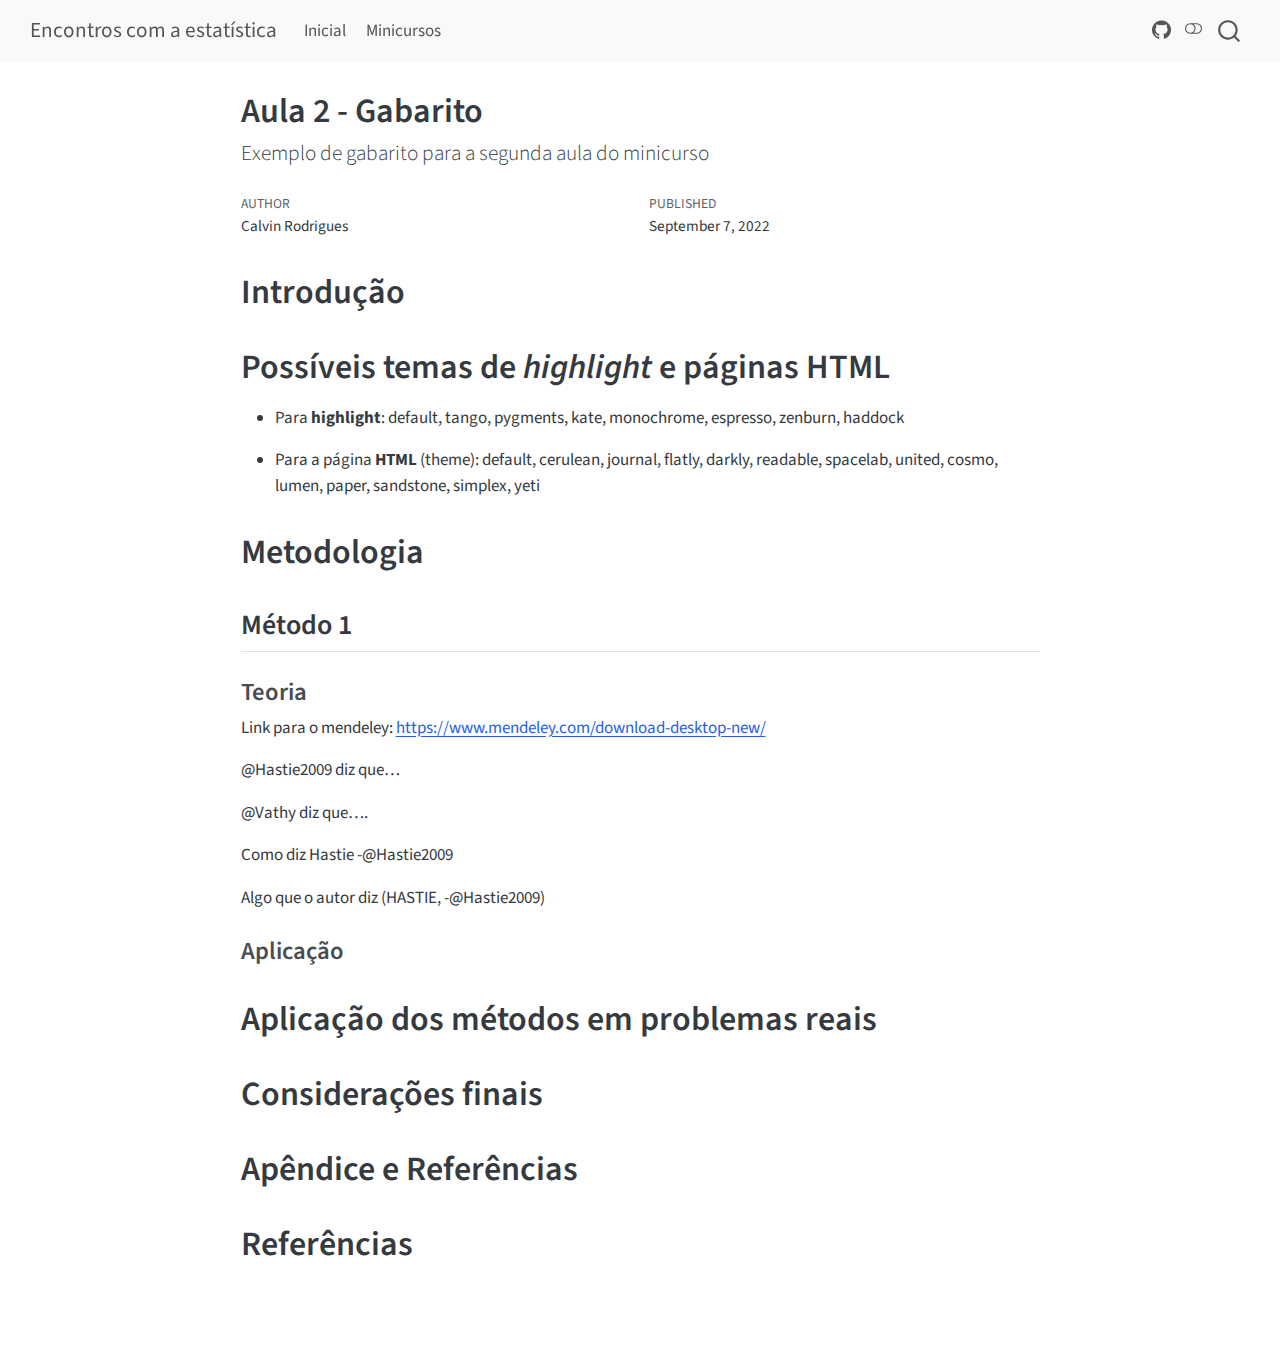
<file: docs/minicursos/Elaboracao de Relatorios Tecnicos e Paginas Web Usando R Markdown/Aula2Gab.html>
<!DOCTYPE html>
<html xmlns="http://www.w3.org/1999/xhtml" lang="en" xml:lang="en"><head>

<meta charset="utf-8">
<meta name="generator" content="quarto-1.5.57">

<meta name="viewport" content="width=device-width, initial-scale=1.0, user-scalable=yes">

<meta name="author" content="Calvin Rodrigues">
<meta name="dcterms.date" content="2022-09-07">

<title>Aula 2 - Gabarito – Encontros com a estatística</title>
<style>
code{white-space: pre-wrap;}
span.smallcaps{font-variant: small-caps;}
div.columns{display: flex; gap: min(4vw, 1.5em);}
div.column{flex: auto; overflow-x: auto;}
div.hanging-indent{margin-left: 1.5em; text-indent: -1.5em;}
ul.task-list{list-style: none;}
ul.task-list li input[type="checkbox"] {
  width: 0.8em;
  margin: 0 0.8em 0.2em -1em; /* quarto-specific, see https://github.com/quarto-dev/quarto-cli/issues/4556 */ 
  vertical-align: middle;
}
</style>


<script src="../../site_libs/quarto-nav/quarto-nav.js"></script>
<script src="../../site_libs/quarto-nav/headroom.min.js"></script>
<script src="../../site_libs/clipboard/clipboard.min.js"></script>
<script src="../../site_libs/quarto-search/autocomplete.umd.js"></script>
<script src="../../site_libs/quarto-search/fuse.min.js"></script>
<script src="../../site_libs/quarto-search/quarto-search.js"></script>
<meta name="quarto:offset" content="../../">
<script src="../../site_libs/quarto-html/quarto.js"></script>
<script src="../../site_libs/quarto-html/popper.min.js"></script>
<script src="../../site_libs/quarto-html/tippy.umd.min.js"></script>
<script src="../../site_libs/quarto-html/anchor.min.js"></script>
<link href="../../site_libs/quarto-html/tippy.css" rel="stylesheet">
<link href="../../site_libs/quarto-html/quarto-syntax-highlighting.css" rel="stylesheet" class="quarto-color-scheme" id="quarto-text-highlighting-styles">
<link href="../../site_libs/quarto-html/quarto-syntax-highlighting-dark.css" rel="prefetch" class="quarto-color-scheme quarto-color-alternate" id="quarto-text-highlighting-styles">
<script src="../../site_libs/bootstrap/bootstrap.min.js"></script>
<link href="../../site_libs/bootstrap/bootstrap-icons.css" rel="stylesheet">
<link href="../../site_libs/bootstrap/bootstrap.min.css" rel="stylesheet" class="quarto-color-scheme" id="quarto-bootstrap" data-mode="light">
<link href="../../site_libs/bootstrap/bootstrap-dark.min.css" rel="prefetch" class="quarto-color-scheme quarto-color-alternate" id="quarto-bootstrap" data-mode="dark">
<script id="quarto-search-options" type="application/json">{
  "location": "navbar",
  "copy-button": false,
  "collapse-after": 3,
  "panel-placement": "end",
  "type": "overlay",
  "limit": 50,
  "keyboard-shortcut": [
    "f",
    "/",
    "s"
  ],
  "show-item-context": false,
  "language": {
    "search-no-results-text": "No results",
    "search-matching-documents-text": "matching documents",
    "search-copy-link-title": "Copy link to search",
    "search-hide-matches-text": "Hide additional matches",
    "search-more-match-text": "more match in this document",
    "search-more-matches-text": "more matches in this document",
    "search-clear-button-title": "Clear",
    "search-text-placeholder": "",
    "search-detached-cancel-button-title": "Cancel",
    "search-submit-button-title": "Submit",
    "search-label": "Search"
  }
}</script>


<link rel="stylesheet" href="../../styles.css">
</head>

<body class="nav-fixed fullcontent">

<div id="quarto-search-results"></div>
  <header id="quarto-header" class="headroom fixed-top">
    <nav class="navbar navbar-expand-lg " data-bs-theme="dark">
      <div class="navbar-container container-fluid">
      <div class="navbar-brand-container mx-auto">
    <a class="navbar-brand" href="../../index.html">
    <span class="navbar-title">Encontros com a estatística</span>
    </a>
  </div>
            <div id="quarto-search" class="" title="Search"></div>
          <button class="navbar-toggler" type="button" data-bs-toggle="collapse" data-bs-target="#navbarCollapse" aria-controls="navbarCollapse" role="menu" aria-expanded="false" aria-label="Toggle navigation" onclick="if (window.quartoToggleHeadroom) { window.quartoToggleHeadroom(); }">
  <span class="navbar-toggler-icon"></span>
</button>
          <div class="collapse navbar-collapse" id="navbarCollapse">
            <ul class="navbar-nav navbar-nav-scroll me-auto">
  <li class="nav-item">
    <a class="nav-link" href="../../index.html"> 
<span class="menu-text">Inicial</span></a>
  </li>  
  <li class="nav-item">
    <a class="nav-link" href="../../minicursos.html"> 
<span class="menu-text">Minicursos</span></a>
  </li>  
</ul>
            <ul class="navbar-nav navbar-nav-scroll ms-auto">
  <li class="nav-item compact">
    <a class="nav-link" href="https://github.com/Encontroscomaestatistica/"> <i class="bi bi-github" role="img">
</i> 
<span class="menu-text"></span></a>
  </li>  
</ul>
          </div> <!-- /navcollapse -->
            <div class="quarto-navbar-tools">
  <a href="" class="quarto-color-scheme-toggle quarto-navigation-tool  px-1" onclick="window.quartoToggleColorScheme(); return false;" title="Toggle dark mode"><i class="bi"></i></a>
</div>
      </div> <!-- /container-fluid -->
    </nav>
</header>
<!-- content -->
<div id="quarto-content" class="quarto-container page-columns page-rows-contents page-layout-article page-navbar">
<!-- sidebar -->
<!-- margin-sidebar -->
    
<!-- main -->
<main class="content" id="quarto-document-content">

<header id="title-block-header" class="quarto-title-block default">
<div class="quarto-title">
<h1 class="title">Aula 2 - Gabarito</h1>
<p class="subtitle lead">Exemplo de gabarito para a segunda aula do minicurso</p>
</div>



<div class="quarto-title-meta">

    <div>
    <div class="quarto-title-meta-heading">Author</div>
    <div class="quarto-title-meta-contents">
             <p>Calvin Rodrigues </p>
          </div>
  </div>
    
    <div>
    <div class="quarto-title-meta-heading">Published</div>
    <div class="quarto-title-meta-contents">
      <p class="date">September 7, 2022</p>
    </div>
  </div>
  
    
  </div>
  


</header>


<div style="page-break-after: always;"></div>
<section id="introdução" class="level1">
<h1>Introdução</h1>
<div style="page-break-after: always;"></div>
</section>
<section id="possíveis-temas-de-highlight-e-páginas-html" class="level1">
<h1>Possíveis temas de <em>highlight</em> e páginas HTML</h1>
<ul>
<li><p>Para <strong>highlight</strong>: default, tango, pygments, kate, monochrome, espresso, zenburn, haddock</p></li>
<li><p>Para a página <strong>HTML</strong> (theme): default, cerulean, journal, flatly, darkly, readable, spacelab, united, cosmo, lumen, paper, sandstone, simplex, yeti</p></li>
</ul>
<div style="page-break-after: always;"></div>
</section>
<section id="metodologia" class="level1">
<h1>Metodologia</h1>
<section id="método-1" class="level2">
<h2 class="anchored" data-anchor-id="método-1">Método 1</h2>
<section id="teoria" class="level3">
<h3 class="anchored" data-anchor-id="teoria">Teoria</h3>
<p>Link para o mendeley: <a href="https://www.mendeley.com/download-desktop-new/" class="uri">https://www.mendeley.com/download-desktop-new/</a></p>
<p><span class="citation" data-cites="Hastie2009">@Hastie2009</span> diz que…</p>
<p><span class="citation" data-cites="Vathy">@Vathy</span> diz que….</p>
<p>Como diz Hastie -<span class="citation" data-cites="Hastie2009">@Hastie2009</span></p>
<p>Algo que o autor diz (HASTIE, -<span class="citation" data-cites="Hastie2009">@Hastie2009</span>)</p>
</section>
<section id="aplicação" class="level3">
<h3 class="anchored" data-anchor-id="aplicação">Aplicação</h3>
<div style="page-break-after: always;"></div>
</section>
</section>
</section>
<section id="aplicação-dos-métodos-em-problemas-reais" class="level1">
<h1>Aplicação dos métodos em problemas reais</h1>
<div style="page-break-after: always;"></div>
</section>
<section id="considerações-finais" class="level1">
<h1>Considerações finais</h1>
<div style="page-break-after: always;"></div>
</section>
<section id="apêndice-e-referências" class="level1">
<h1>Apêndice e Referências</h1>
<div style="page-break-after: always;"></div>
</section>
<section id="referências" class="level1">
<h1>Referências</h1>


</section>

</main> <!-- /main -->
<script id="quarto-html-after-body" type="application/javascript">
window.document.addEventListener("DOMContentLoaded", function (event) {
  const toggleBodyColorMode = (bsSheetEl) => {
    const mode = bsSheetEl.getAttribute("data-mode");
    const bodyEl = window.document.querySelector("body");
    if (mode === "dark") {
      bodyEl.classList.add("quarto-dark");
      bodyEl.classList.remove("quarto-light");
    } else {
      bodyEl.classList.add("quarto-light");
      bodyEl.classList.remove("quarto-dark");
    }
  }
  const toggleBodyColorPrimary = () => {
    const bsSheetEl = window.document.querySelector("link#quarto-bootstrap");
    if (bsSheetEl) {
      toggleBodyColorMode(bsSheetEl);
    }
  }
  toggleBodyColorPrimary();  
  const disableStylesheet = (stylesheets) => {
    for (let i=0; i < stylesheets.length; i++) {
      const stylesheet = stylesheets[i];
      stylesheet.rel = 'prefetch';
    }
  }
  const enableStylesheet = (stylesheets) => {
    for (let i=0; i < stylesheets.length; i++) {
      const stylesheet = stylesheets[i];
      stylesheet.rel = 'stylesheet';
    }
  }
  const manageTransitions = (selector, allowTransitions) => {
    const els = window.document.querySelectorAll(selector);
    for (let i=0; i < els.length; i++) {
      const el = els[i];
      if (allowTransitions) {
        el.classList.remove('notransition');
      } else {
        el.classList.add('notransition');
      }
    }
  }
  const toggleGiscusIfUsed = (isAlternate, darkModeDefault) => {
    const baseTheme = document.querySelector('#giscus-base-theme')?.value ?? 'light';
    const alternateTheme = document.querySelector('#giscus-alt-theme')?.value ?? 'dark';
    let newTheme = '';
    if(darkModeDefault) {
      newTheme = isAlternate ? baseTheme : alternateTheme;
    } else {
      newTheme = isAlternate ? alternateTheme : baseTheme;
    }
    const changeGiscusTheme = () => {
      // From: https://github.com/giscus/giscus/issues/336
      const sendMessage = (message) => {
        const iframe = document.querySelector('iframe.giscus-frame');
        if (!iframe) return;
        iframe.contentWindow.postMessage({ giscus: message }, 'https://giscus.app');
      }
      sendMessage({
        setConfig: {
          theme: newTheme
        }
      });
    }
    const isGiscussLoaded = window.document.querySelector('iframe.giscus-frame') !== null;
    if (isGiscussLoaded) {
      changeGiscusTheme();
    }
  }
  const toggleColorMode = (alternate) => {
    // Switch the stylesheets
    const alternateStylesheets = window.document.querySelectorAll('link.quarto-color-scheme.quarto-color-alternate');
    manageTransitions('#quarto-margin-sidebar .nav-link', false);
    if (alternate) {
      enableStylesheet(alternateStylesheets);
      for (const sheetNode of alternateStylesheets) {
        if (sheetNode.id === "quarto-bootstrap") {
          toggleBodyColorMode(sheetNode);
        }
      }
    } else {
      disableStylesheet(alternateStylesheets);
      toggleBodyColorPrimary();
    }
    manageTransitions('#quarto-margin-sidebar .nav-link', true);
    // Switch the toggles
    const toggles = window.document.querySelectorAll('.quarto-color-scheme-toggle');
    for (let i=0; i < toggles.length; i++) {
      const toggle = toggles[i];
      if (toggle) {
        if (alternate) {
          toggle.classList.add("alternate");     
        } else {
          toggle.classList.remove("alternate");
        }
      }
    }
    // Hack to workaround the fact that safari doesn't
    // properly recolor the scrollbar when toggling (#1455)
    if (navigator.userAgent.indexOf('Safari') > 0 && navigator.userAgent.indexOf('Chrome') == -1) {
      manageTransitions("body", false);
      window.scrollTo(0, 1);
      setTimeout(() => {
        window.scrollTo(0, 0);
        manageTransitions("body", true);
      }, 40);  
    }
  }
  const isFileUrl = () => { 
    return window.location.protocol === 'file:';
  }
  const hasAlternateSentinel = () => {  
    let styleSentinel = getColorSchemeSentinel();
    if (styleSentinel !== null) {
      return styleSentinel === "alternate";
    } else {
      return false;
    }
  }
  const setStyleSentinel = (alternate) => {
    const value = alternate ? "alternate" : "default";
    if (!isFileUrl()) {
      window.localStorage.setItem("quarto-color-scheme", value);
    } else {
      localAlternateSentinel = value;
    }
  }
  const getColorSchemeSentinel = () => {
    if (!isFileUrl()) {
      const storageValue = window.localStorage.getItem("quarto-color-scheme");
      return storageValue != null ? storageValue : localAlternateSentinel;
    } else {
      return localAlternateSentinel;
    }
  }
  const darkModeDefault = false;
  let localAlternateSentinel = darkModeDefault ? 'alternate' : 'default';
  // Dark / light mode switch
  window.quartoToggleColorScheme = () => {
    // Read the current dark / light value 
    let toAlternate = !hasAlternateSentinel();
    toggleColorMode(toAlternate);
    setStyleSentinel(toAlternate);
    toggleGiscusIfUsed(toAlternate, darkModeDefault);
  };
  // Ensure there is a toggle, if there isn't float one in the top right
  if (window.document.querySelector('.quarto-color-scheme-toggle') === null) {
    const a = window.document.createElement('a');
    a.classList.add('top-right');
    a.classList.add('quarto-color-scheme-toggle');
    a.href = "";
    a.onclick = function() { try { window.quartoToggleColorScheme(); } catch {} return false; };
    const i = window.document.createElement("i");
    i.classList.add('bi');
    a.appendChild(i);
    window.document.body.appendChild(a);
  }
  // Switch to dark mode if need be
  if (hasAlternateSentinel()) {
    toggleColorMode(true);
  } else {
    toggleColorMode(false);
  }
  const icon = "";
  const anchorJS = new window.AnchorJS();
  anchorJS.options = {
    placement: 'right',
    icon: icon
  };
  anchorJS.add('.anchored');
  const isCodeAnnotation = (el) => {
    for (const clz of el.classList) {
      if (clz.startsWith('code-annotation-')) {                     
        return true;
      }
    }
    return false;
  }
  const onCopySuccess = function(e) {
    // button target
    const button = e.trigger;
    // don't keep focus
    button.blur();
    // flash "checked"
    button.classList.add('code-copy-button-checked');
    var currentTitle = button.getAttribute("title");
    button.setAttribute("title", "Copied!");
    let tooltip;
    if (window.bootstrap) {
      button.setAttribute("data-bs-toggle", "tooltip");
      button.setAttribute("data-bs-placement", "left");
      button.setAttribute("data-bs-title", "Copied!");
      tooltip = new bootstrap.Tooltip(button, 
        { trigger: "manual", 
          customClass: "code-copy-button-tooltip",
          offset: [0, -8]});
      tooltip.show();    
    }
    setTimeout(function() {
      if (tooltip) {
        tooltip.hide();
        button.removeAttribute("data-bs-title");
        button.removeAttribute("data-bs-toggle");
        button.removeAttribute("data-bs-placement");
      }
      button.setAttribute("title", currentTitle);
      button.classList.remove('code-copy-button-checked');
    }, 1000);
    // clear code selection
    e.clearSelection();
  }
  const getTextToCopy = function(trigger) {
      const codeEl = trigger.previousElementSibling.cloneNode(true);
      for (const childEl of codeEl.children) {
        if (isCodeAnnotation(childEl)) {
          childEl.remove();
        }
      }
      return codeEl.innerText;
  }
  const clipboard = new window.ClipboardJS('.code-copy-button:not([data-in-quarto-modal])', {
    text: getTextToCopy
  });
  clipboard.on('success', onCopySuccess);
  if (window.document.getElementById('quarto-embedded-source-code-modal')) {
    // For code content inside modals, clipBoardJS needs to be initialized with a container option
    // TODO: Check when it could be a function (https://github.com/zenorocha/clipboard.js/issues/860)
    const clipboardModal = new window.ClipboardJS('.code-copy-button[data-in-quarto-modal]', {
      text: getTextToCopy,
      container: window.document.getElementById('quarto-embedded-source-code-modal')
    });
    clipboardModal.on('success', onCopySuccess);
  }
    var localhostRegex = new RegExp(/^(?:http|https):\/\/localhost\:?[0-9]*\//);
    var mailtoRegex = new RegExp(/^mailto:/);
      var filterRegex = new RegExp('/' + window.location.host + '/');
    var isInternal = (href) => {
        return filterRegex.test(href) || localhostRegex.test(href) || mailtoRegex.test(href);
    }
    // Inspect non-navigation links and adorn them if external
 	var links = window.document.querySelectorAll('a[href]:not(.nav-link):not(.navbar-brand):not(.toc-action):not(.sidebar-link):not(.sidebar-item-toggle):not(.pagination-link):not(.no-external):not([aria-hidden]):not(.dropdown-item):not(.quarto-navigation-tool):not(.about-link)');
    for (var i=0; i<links.length; i++) {
      const link = links[i];
      if (!isInternal(link.href)) {
        // undo the damage that might have been done by quarto-nav.js in the case of
        // links that we want to consider external
        if (link.dataset.originalHref !== undefined) {
          link.href = link.dataset.originalHref;
        }
      }
    }
  function tippyHover(el, contentFn, onTriggerFn, onUntriggerFn) {
    const config = {
      allowHTML: true,
      maxWidth: 500,
      delay: 100,
      arrow: false,
      appendTo: function(el) {
          return el.parentElement;
      },
      interactive: true,
      interactiveBorder: 10,
      theme: 'quarto',
      placement: 'bottom-start',
    };
    if (contentFn) {
      config.content = contentFn;
    }
    if (onTriggerFn) {
      config.onTrigger = onTriggerFn;
    }
    if (onUntriggerFn) {
      config.onUntrigger = onUntriggerFn;
    }
    window.tippy(el, config); 
  }
  const noterefs = window.document.querySelectorAll('a[role="doc-noteref"]');
  for (var i=0; i<noterefs.length; i++) {
    const ref = noterefs[i];
    tippyHover(ref, function() {
      // use id or data attribute instead here
      let href = ref.getAttribute('data-footnote-href') || ref.getAttribute('href');
      try { href = new URL(href).hash; } catch {}
      const id = href.replace(/^#\/?/, "");
      const note = window.document.getElementById(id);
      if (note) {
        return note.innerHTML;
      } else {
        return "";
      }
    });
  }
  const xrefs = window.document.querySelectorAll('a.quarto-xref');
  const processXRef = (id, note) => {
    // Strip column container classes
    const stripColumnClz = (el) => {
      el.classList.remove("page-full", "page-columns");
      if (el.children) {
        for (const child of el.children) {
          stripColumnClz(child);
        }
      }
    }
    stripColumnClz(note)
    if (id === null || id.startsWith('sec-')) {
      // Special case sections, only their first couple elements
      const container = document.createElement("div");
      if (note.children && note.children.length > 2) {
        container.appendChild(note.children[0].cloneNode(true));
        for (let i = 1; i < note.children.length; i++) {
          const child = note.children[i];
          if (child.tagName === "P" && child.innerText === "") {
            continue;
          } else {
            container.appendChild(child.cloneNode(true));
            break;
          }
        }
        if (window.Quarto?.typesetMath) {
          window.Quarto.typesetMath(container);
        }
        return container.innerHTML
      } else {
        if (window.Quarto?.typesetMath) {
          window.Quarto.typesetMath(note);
        }
        return note.innerHTML;
      }
    } else {
      // Remove any anchor links if they are present
      const anchorLink = note.querySelector('a.anchorjs-link');
      if (anchorLink) {
        anchorLink.remove();
      }
      if (window.Quarto?.typesetMath) {
        window.Quarto.typesetMath(note);
      }
      // TODO in 1.5, we should make sure this works without a callout special case
      if (note.classList.contains("callout")) {
        return note.outerHTML;
      } else {
        return note.innerHTML;
      }
    }
  }
  for (var i=0; i<xrefs.length; i++) {
    const xref = xrefs[i];
    tippyHover(xref, undefined, function(instance) {
      instance.disable();
      let url = xref.getAttribute('href');
      let hash = undefined; 
      if (url.startsWith('#')) {
        hash = url;
      } else {
        try { hash = new URL(url).hash; } catch {}
      }
      if (hash) {
        const id = hash.replace(/^#\/?/, "");
        const note = window.document.getElementById(id);
        if (note !== null) {
          try {
            const html = processXRef(id, note.cloneNode(true));
            instance.setContent(html);
          } finally {
            instance.enable();
            instance.show();
          }
        } else {
          // See if we can fetch this
          fetch(url.split('#')[0])
          .then(res => res.text())
          .then(html => {
            const parser = new DOMParser();
            const htmlDoc = parser.parseFromString(html, "text/html");
            const note = htmlDoc.getElementById(id);
            if (note !== null) {
              const html = processXRef(id, note);
              instance.setContent(html);
            } 
          }).finally(() => {
            instance.enable();
            instance.show();
          });
        }
      } else {
        // See if we can fetch a full url (with no hash to target)
        // This is a special case and we should probably do some content thinning / targeting
        fetch(url)
        .then(res => res.text())
        .then(html => {
          const parser = new DOMParser();
          const htmlDoc = parser.parseFromString(html, "text/html");
          const note = htmlDoc.querySelector('main.content');
          if (note !== null) {
            // This should only happen for chapter cross references
            // (since there is no id in the URL)
            // remove the first header
            if (note.children.length > 0 && note.children[0].tagName === "HEADER") {
              note.children[0].remove();
            }
            const html = processXRef(null, note);
            instance.setContent(html);
          } 
        }).finally(() => {
          instance.enable();
          instance.show();
        });
      }
    }, function(instance) {
    });
  }
      let selectedAnnoteEl;
      const selectorForAnnotation = ( cell, annotation) => {
        let cellAttr = 'data-code-cell="' + cell + '"';
        let lineAttr = 'data-code-annotation="' +  annotation + '"';
        const selector = 'span[' + cellAttr + '][' + lineAttr + ']';
        return selector;
      }
      const selectCodeLines = (annoteEl) => {
        const doc = window.document;
        const targetCell = annoteEl.getAttribute("data-target-cell");
        const targetAnnotation = annoteEl.getAttribute("data-target-annotation");
        const annoteSpan = window.document.querySelector(selectorForAnnotation(targetCell, targetAnnotation));
        const lines = annoteSpan.getAttribute("data-code-lines").split(",");
        const lineIds = lines.map((line) => {
          return targetCell + "-" + line;
        })
        let top = null;
        let height = null;
        let parent = null;
        if (lineIds.length > 0) {
            //compute the position of the single el (top and bottom and make a div)
            const el = window.document.getElementById(lineIds[0]);
            top = el.offsetTop;
            height = el.offsetHeight;
            parent = el.parentElement.parentElement;
          if (lineIds.length > 1) {
            const lastEl = window.document.getElementById(lineIds[lineIds.length - 1]);
            const bottom = lastEl.offsetTop + lastEl.offsetHeight;
            height = bottom - top;
          }
          if (top !== null && height !== null && parent !== null) {
            // cook up a div (if necessary) and position it 
            let div = window.document.getElementById("code-annotation-line-highlight");
            if (div === null) {
              div = window.document.createElement("div");
              div.setAttribute("id", "code-annotation-line-highlight");
              div.style.position = 'absolute';
              parent.appendChild(div);
            }
            div.style.top = top - 2 + "px";
            div.style.height = height + 4 + "px";
            div.style.left = 0;
            let gutterDiv = window.document.getElementById("code-annotation-line-highlight-gutter");
            if (gutterDiv === null) {
              gutterDiv = window.document.createElement("div");
              gutterDiv.setAttribute("id", "code-annotation-line-highlight-gutter");
              gutterDiv.style.position = 'absolute';
              const codeCell = window.document.getElementById(targetCell);
              const gutter = codeCell.querySelector('.code-annotation-gutter');
              gutter.appendChild(gutterDiv);
            }
            gutterDiv.style.top = top - 2 + "px";
            gutterDiv.style.height = height + 4 + "px";
          }
          selectedAnnoteEl = annoteEl;
        }
      };
      const unselectCodeLines = () => {
        const elementsIds = ["code-annotation-line-highlight", "code-annotation-line-highlight-gutter"];
        elementsIds.forEach((elId) => {
          const div = window.document.getElementById(elId);
          if (div) {
            div.remove();
          }
        });
        selectedAnnoteEl = undefined;
      };
        // Handle positioning of the toggle
    window.addEventListener(
      "resize",
      throttle(() => {
        elRect = undefined;
        if (selectedAnnoteEl) {
          selectCodeLines(selectedAnnoteEl);
        }
      }, 10)
    );
    function throttle(fn, ms) {
    let throttle = false;
    let timer;
      return (...args) => {
        if(!throttle) { // first call gets through
            fn.apply(this, args);
            throttle = true;
        } else { // all the others get throttled
            if(timer) clearTimeout(timer); // cancel #2
            timer = setTimeout(() => {
              fn.apply(this, args);
              timer = throttle = false;
            }, ms);
        }
      };
    }
      // Attach click handler to the DT
      const annoteDls = window.document.querySelectorAll('dt[data-target-cell]');
      for (const annoteDlNode of annoteDls) {
        annoteDlNode.addEventListener('click', (event) => {
          const clickedEl = event.target;
          if (clickedEl !== selectedAnnoteEl) {
            unselectCodeLines();
            const activeEl = window.document.querySelector('dt[data-target-cell].code-annotation-active');
            if (activeEl) {
              activeEl.classList.remove('code-annotation-active');
            }
            selectCodeLines(clickedEl);
            clickedEl.classList.add('code-annotation-active');
          } else {
            // Unselect the line
            unselectCodeLines();
            clickedEl.classList.remove('code-annotation-active');
          }
        });
      }
  const findCites = (el) => {
    const parentEl = el.parentElement;
    if (parentEl) {
      const cites = parentEl.dataset.cites;
      if (cites) {
        return {
          el,
          cites: cites.split(' ')
        };
      } else {
        return findCites(el.parentElement)
      }
    } else {
      return undefined;
    }
  };
  var bibliorefs = window.document.querySelectorAll('a[role="doc-biblioref"]');
  for (var i=0; i<bibliorefs.length; i++) {
    const ref = bibliorefs[i];
    const citeInfo = findCites(ref);
    if (citeInfo) {
      tippyHover(citeInfo.el, function() {
        var popup = window.document.createElement('div');
        citeInfo.cites.forEach(function(cite) {
          var citeDiv = window.document.createElement('div');
          citeDiv.classList.add('hanging-indent');
          citeDiv.classList.add('csl-entry');
          var biblioDiv = window.document.getElementById('ref-' + cite);
          if (biblioDiv) {
            citeDiv.innerHTML = biblioDiv.innerHTML;
          }
          popup.appendChild(citeDiv);
        });
        return popup.innerHTML;
      });
    }
  }
});
</script>
</div> <!-- /content -->




</body></html>
</file>
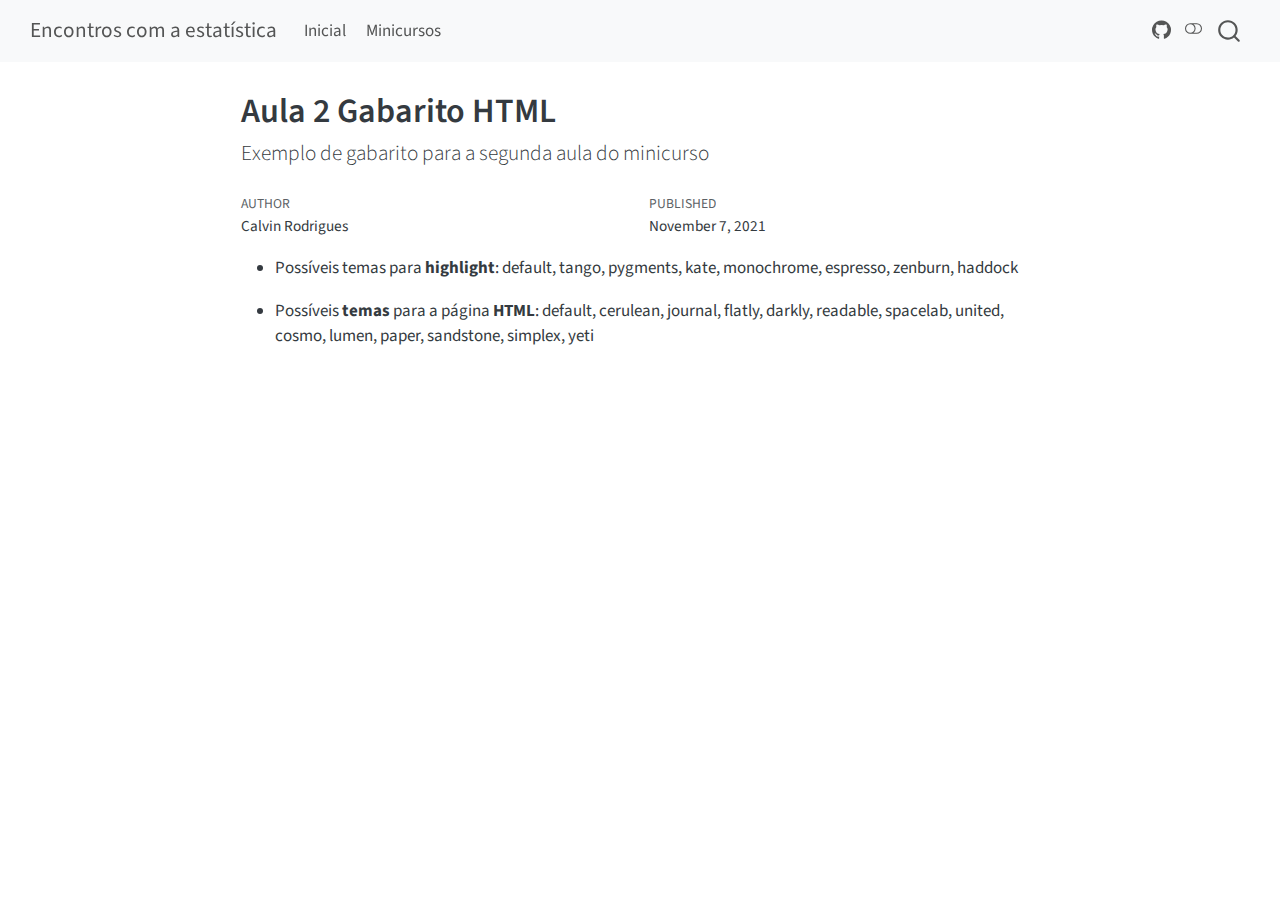
<file: docs/minicursos/Elaboracao de Relatorios Tecnicos e Paginas Web Usando R Markdown/Aula2GabaritoHTML.html>
<!DOCTYPE html>
<html xmlns="http://www.w3.org/1999/xhtml" lang="en" xml:lang="en"><head>

<meta charset="utf-8">
<meta name="generator" content="quarto-1.5.57">

<meta name="viewport" content="width=device-width, initial-scale=1.0, user-scalable=yes">

<meta name="author" content="Calvin Rodrigues">
<meta name="dcterms.date" content="2021-11-07">

<title>Aula 2 Gabarito HTML – Encontros com a estatística</title>
<style>
code{white-space: pre-wrap;}
span.smallcaps{font-variant: small-caps;}
div.columns{display: flex; gap: min(4vw, 1.5em);}
div.column{flex: auto; overflow-x: auto;}
div.hanging-indent{margin-left: 1.5em; text-indent: -1.5em;}
ul.task-list{list-style: none;}
ul.task-list li input[type="checkbox"] {
  width: 0.8em;
  margin: 0 0.8em 0.2em -1em; /* quarto-specific, see https://github.com/quarto-dev/quarto-cli/issues/4556 */ 
  vertical-align: middle;
}
</style>


<script src="../../site_libs/quarto-nav/quarto-nav.js"></script>
<script src="../../site_libs/quarto-nav/headroom.min.js"></script>
<script src="../../site_libs/clipboard/clipboard.min.js"></script>
<script src="../../site_libs/quarto-search/autocomplete.umd.js"></script>
<script src="../../site_libs/quarto-search/fuse.min.js"></script>
<script src="../../site_libs/quarto-search/quarto-search.js"></script>
<meta name="quarto:offset" content="../../">
<script src="../../site_libs/quarto-html/quarto.js"></script>
<script src="../../site_libs/quarto-html/popper.min.js"></script>
<script src="../../site_libs/quarto-html/tippy.umd.min.js"></script>
<script src="../../site_libs/quarto-html/anchor.min.js"></script>
<link href="../../site_libs/quarto-html/tippy.css" rel="stylesheet">
<link href="../../site_libs/quarto-html/quarto-syntax-highlighting.css" rel="stylesheet" class="quarto-color-scheme" id="quarto-text-highlighting-styles">
<link href="../../site_libs/quarto-html/quarto-syntax-highlighting-dark.css" rel="prefetch" class="quarto-color-scheme quarto-color-alternate" id="quarto-text-highlighting-styles">
<script src="../../site_libs/bootstrap/bootstrap.min.js"></script>
<link href="../../site_libs/bootstrap/bootstrap-icons.css" rel="stylesheet">
<link href="../../site_libs/bootstrap/bootstrap.min.css" rel="stylesheet" class="quarto-color-scheme" id="quarto-bootstrap" data-mode="light">
<link href="../../site_libs/bootstrap/bootstrap-dark.min.css" rel="prefetch" class="quarto-color-scheme quarto-color-alternate" id="quarto-bootstrap" data-mode="dark">
<script id="quarto-search-options" type="application/json">{
  "location": "navbar",
  "copy-button": false,
  "collapse-after": 3,
  "panel-placement": "end",
  "type": "overlay",
  "limit": 50,
  "keyboard-shortcut": [
    "f",
    "/",
    "s"
  ],
  "show-item-context": false,
  "language": {
    "search-no-results-text": "No results",
    "search-matching-documents-text": "matching documents",
    "search-copy-link-title": "Copy link to search",
    "search-hide-matches-text": "Hide additional matches",
    "search-more-match-text": "more match in this document",
    "search-more-matches-text": "more matches in this document",
    "search-clear-button-title": "Clear",
    "search-text-placeholder": "",
    "search-detached-cancel-button-title": "Cancel",
    "search-submit-button-title": "Submit",
    "search-label": "Search"
  }
}</script>


<link rel="stylesheet" href="../../styles.css">
</head>

<body class="nav-fixed fullcontent">

<div id="quarto-search-results"></div>
  <header id="quarto-header" class="headroom fixed-top">
    <nav class="navbar navbar-expand-lg " data-bs-theme="dark">
      <div class="navbar-container container-fluid">
      <div class="navbar-brand-container mx-auto">
    <a class="navbar-brand" href="../../index.html">
    <span class="navbar-title">Encontros com a estatística</span>
    </a>
  </div>
            <div id="quarto-search" class="" title="Search"></div>
          <button class="navbar-toggler" type="button" data-bs-toggle="collapse" data-bs-target="#navbarCollapse" aria-controls="navbarCollapse" role="menu" aria-expanded="false" aria-label="Toggle navigation" onclick="if (window.quartoToggleHeadroom) { window.quartoToggleHeadroom(); }">
  <span class="navbar-toggler-icon"></span>
</button>
          <div class="collapse navbar-collapse" id="navbarCollapse">
            <ul class="navbar-nav navbar-nav-scroll me-auto">
  <li class="nav-item">
    <a class="nav-link" href="../../index.html"> 
<span class="menu-text">Inicial</span></a>
  </li>  
  <li class="nav-item">
    <a class="nav-link" href="../../minicursos.html"> 
<span class="menu-text">Minicursos</span></a>
  </li>  
</ul>
            <ul class="navbar-nav navbar-nav-scroll ms-auto">
  <li class="nav-item compact">
    <a class="nav-link" href="https://github.com/Encontroscomaestatistica/"> <i class="bi bi-github" role="img">
</i> 
<span class="menu-text"></span></a>
  </li>  
</ul>
          </div> <!-- /navcollapse -->
            <div class="quarto-navbar-tools">
  <a href="" class="quarto-color-scheme-toggle quarto-navigation-tool  px-1" onclick="window.quartoToggleColorScheme(); return false;" title="Toggle dark mode"><i class="bi"></i></a>
</div>
      </div> <!-- /container-fluid -->
    </nav>
</header>
<!-- content -->
<div id="quarto-content" class="quarto-container page-columns page-rows-contents page-layout-article page-navbar">
<!-- sidebar -->
<!-- margin-sidebar -->
    
<!-- main -->
<main class="content" id="quarto-document-content">

<header id="title-block-header" class="quarto-title-block default">
<div class="quarto-title">
<h1 class="title">Aula 2 Gabarito HTML</h1>
<p class="subtitle lead">Exemplo de gabarito para a segunda aula do minicurso</p>
</div>



<div class="quarto-title-meta">

    <div>
    <div class="quarto-title-meta-heading">Author</div>
    <div class="quarto-title-meta-contents">
             <p>Calvin Rodrigues </p>
          </div>
  </div>
    
    <div>
    <div class="quarto-title-meta-heading">Published</div>
    <div class="quarto-title-meta-contents">
      <p class="date">November 7, 2021</p>
    </div>
  </div>
  
    
  </div>
  


</header>


<div style="page-break-after: always;"></div>
<ul>
<li><p>Possíveis temas para <strong>highlight</strong>: default, tango, pygments, kate, monochrome, espresso, zenburn, haddock</p></li>
<li><p>Possíveis <strong>temas</strong> para a página <strong>HTML</strong>: default, cerulean, journal, flatly, darkly, readable, spacelab, united, cosmo, lumen, paper, sandstone, simplex, yeti</p></li>
</ul>



</main> <!-- /main -->
<script id="quarto-html-after-body" type="application/javascript">
window.document.addEventListener("DOMContentLoaded", function (event) {
  const toggleBodyColorMode = (bsSheetEl) => {
    const mode = bsSheetEl.getAttribute("data-mode");
    const bodyEl = window.document.querySelector("body");
    if (mode === "dark") {
      bodyEl.classList.add("quarto-dark");
      bodyEl.classList.remove("quarto-light");
    } else {
      bodyEl.classList.add("quarto-light");
      bodyEl.classList.remove("quarto-dark");
    }
  }
  const toggleBodyColorPrimary = () => {
    const bsSheetEl = window.document.querySelector("link#quarto-bootstrap");
    if (bsSheetEl) {
      toggleBodyColorMode(bsSheetEl);
    }
  }
  toggleBodyColorPrimary();  
  const disableStylesheet = (stylesheets) => {
    for (let i=0; i < stylesheets.length; i++) {
      const stylesheet = stylesheets[i];
      stylesheet.rel = 'prefetch';
    }
  }
  const enableStylesheet = (stylesheets) => {
    for (let i=0; i < stylesheets.length; i++) {
      const stylesheet = stylesheets[i];
      stylesheet.rel = 'stylesheet';
    }
  }
  const manageTransitions = (selector, allowTransitions) => {
    const els = window.document.querySelectorAll(selector);
    for (let i=0; i < els.length; i++) {
      const el = els[i];
      if (allowTransitions) {
        el.classList.remove('notransition');
      } else {
        el.classList.add('notransition');
      }
    }
  }
  const toggleGiscusIfUsed = (isAlternate, darkModeDefault) => {
    const baseTheme = document.querySelector('#giscus-base-theme')?.value ?? 'light';
    const alternateTheme = document.querySelector('#giscus-alt-theme')?.value ?? 'dark';
    let newTheme = '';
    if(darkModeDefault) {
      newTheme = isAlternate ? baseTheme : alternateTheme;
    } else {
      newTheme = isAlternate ? alternateTheme : baseTheme;
    }
    const changeGiscusTheme = () => {
      // From: https://github.com/giscus/giscus/issues/336
      const sendMessage = (message) => {
        const iframe = document.querySelector('iframe.giscus-frame');
        if (!iframe) return;
        iframe.contentWindow.postMessage({ giscus: message }, 'https://giscus.app');
      }
      sendMessage({
        setConfig: {
          theme: newTheme
        }
      });
    }
    const isGiscussLoaded = window.document.querySelector('iframe.giscus-frame') !== null;
    if (isGiscussLoaded) {
      changeGiscusTheme();
    }
  }
  const toggleColorMode = (alternate) => {
    // Switch the stylesheets
    const alternateStylesheets = window.document.querySelectorAll('link.quarto-color-scheme.quarto-color-alternate');
    manageTransitions('#quarto-margin-sidebar .nav-link', false);
    if (alternate) {
      enableStylesheet(alternateStylesheets);
      for (const sheetNode of alternateStylesheets) {
        if (sheetNode.id === "quarto-bootstrap") {
          toggleBodyColorMode(sheetNode);
        }
      }
    } else {
      disableStylesheet(alternateStylesheets);
      toggleBodyColorPrimary();
    }
    manageTransitions('#quarto-margin-sidebar .nav-link', true);
    // Switch the toggles
    const toggles = window.document.querySelectorAll('.quarto-color-scheme-toggle');
    for (let i=0; i < toggles.length; i++) {
      const toggle = toggles[i];
      if (toggle) {
        if (alternate) {
          toggle.classList.add("alternate");     
        } else {
          toggle.classList.remove("alternate");
        }
      }
    }
    // Hack to workaround the fact that safari doesn't
    // properly recolor the scrollbar when toggling (#1455)
    if (navigator.userAgent.indexOf('Safari') > 0 && navigator.userAgent.indexOf('Chrome') == -1) {
      manageTransitions("body", false);
      window.scrollTo(0, 1);
      setTimeout(() => {
        window.scrollTo(0, 0);
        manageTransitions("body", true);
      }, 40);  
    }
  }
  const isFileUrl = () => { 
    return window.location.protocol === 'file:';
  }
  const hasAlternateSentinel = () => {  
    let styleSentinel = getColorSchemeSentinel();
    if (styleSentinel !== null) {
      return styleSentinel === "alternate";
    } else {
      return false;
    }
  }
  const setStyleSentinel = (alternate) => {
    const value = alternate ? "alternate" : "default";
    if (!isFileUrl()) {
      window.localStorage.setItem("quarto-color-scheme", value);
    } else {
      localAlternateSentinel = value;
    }
  }
  const getColorSchemeSentinel = () => {
    if (!isFileUrl()) {
      const storageValue = window.localStorage.getItem("quarto-color-scheme");
      return storageValue != null ? storageValue : localAlternateSentinel;
    } else {
      return localAlternateSentinel;
    }
  }
  const darkModeDefault = false;
  let localAlternateSentinel = darkModeDefault ? 'alternate' : 'default';
  // Dark / light mode switch
  window.quartoToggleColorScheme = () => {
    // Read the current dark / light value 
    let toAlternate = !hasAlternateSentinel();
    toggleColorMode(toAlternate);
    setStyleSentinel(toAlternate);
    toggleGiscusIfUsed(toAlternate, darkModeDefault);
  };
  // Ensure there is a toggle, if there isn't float one in the top right
  if (window.document.querySelector('.quarto-color-scheme-toggle') === null) {
    const a = window.document.createElement('a');
    a.classList.add('top-right');
    a.classList.add('quarto-color-scheme-toggle');
    a.href = "";
    a.onclick = function() { try { window.quartoToggleColorScheme(); } catch {} return false; };
    const i = window.document.createElement("i");
    i.classList.add('bi');
    a.appendChild(i);
    window.document.body.appendChild(a);
  }
  // Switch to dark mode if need be
  if (hasAlternateSentinel()) {
    toggleColorMode(true);
  } else {
    toggleColorMode(false);
  }
  const icon = "";
  const anchorJS = new window.AnchorJS();
  anchorJS.options = {
    placement: 'right',
    icon: icon
  };
  anchorJS.add('.anchored');
  const isCodeAnnotation = (el) => {
    for (const clz of el.classList) {
      if (clz.startsWith('code-annotation-')) {                     
        return true;
      }
    }
    return false;
  }
  const onCopySuccess = function(e) {
    // button target
    const button = e.trigger;
    // don't keep focus
    button.blur();
    // flash "checked"
    button.classList.add('code-copy-button-checked');
    var currentTitle = button.getAttribute("title");
    button.setAttribute("title", "Copied!");
    let tooltip;
    if (window.bootstrap) {
      button.setAttribute("data-bs-toggle", "tooltip");
      button.setAttribute("data-bs-placement", "left");
      button.setAttribute("data-bs-title", "Copied!");
      tooltip = new bootstrap.Tooltip(button, 
        { trigger: "manual", 
          customClass: "code-copy-button-tooltip",
          offset: [0, -8]});
      tooltip.show();    
    }
    setTimeout(function() {
      if (tooltip) {
        tooltip.hide();
        button.removeAttribute("data-bs-title");
        button.removeAttribute("data-bs-toggle");
        button.removeAttribute("data-bs-placement");
      }
      button.setAttribute("title", currentTitle);
      button.classList.remove('code-copy-button-checked');
    }, 1000);
    // clear code selection
    e.clearSelection();
  }
  const getTextToCopy = function(trigger) {
      const codeEl = trigger.previousElementSibling.cloneNode(true);
      for (const childEl of codeEl.children) {
        if (isCodeAnnotation(childEl)) {
          childEl.remove();
        }
      }
      return codeEl.innerText;
  }
  const clipboard = new window.ClipboardJS('.code-copy-button:not([data-in-quarto-modal])', {
    text: getTextToCopy
  });
  clipboard.on('success', onCopySuccess);
  if (window.document.getElementById('quarto-embedded-source-code-modal')) {
    // For code content inside modals, clipBoardJS needs to be initialized with a container option
    // TODO: Check when it could be a function (https://github.com/zenorocha/clipboard.js/issues/860)
    const clipboardModal = new window.ClipboardJS('.code-copy-button[data-in-quarto-modal]', {
      text: getTextToCopy,
      container: window.document.getElementById('quarto-embedded-source-code-modal')
    });
    clipboardModal.on('success', onCopySuccess);
  }
    var localhostRegex = new RegExp(/^(?:http|https):\/\/localhost\:?[0-9]*\//);
    var mailtoRegex = new RegExp(/^mailto:/);
      var filterRegex = new RegExp('/' + window.location.host + '/');
    var isInternal = (href) => {
        return filterRegex.test(href) || localhostRegex.test(href) || mailtoRegex.test(href);
    }
    // Inspect non-navigation links and adorn them if external
 	var links = window.document.querySelectorAll('a[href]:not(.nav-link):not(.navbar-brand):not(.toc-action):not(.sidebar-link):not(.sidebar-item-toggle):not(.pagination-link):not(.no-external):not([aria-hidden]):not(.dropdown-item):not(.quarto-navigation-tool):not(.about-link)');
    for (var i=0; i<links.length; i++) {
      const link = links[i];
      if (!isInternal(link.href)) {
        // undo the damage that might have been done by quarto-nav.js in the case of
        // links that we want to consider external
        if (link.dataset.originalHref !== undefined) {
          link.href = link.dataset.originalHref;
        }
      }
    }
  function tippyHover(el, contentFn, onTriggerFn, onUntriggerFn) {
    const config = {
      allowHTML: true,
      maxWidth: 500,
      delay: 100,
      arrow: false,
      appendTo: function(el) {
          return el.parentElement;
      },
      interactive: true,
      interactiveBorder: 10,
      theme: 'quarto',
      placement: 'bottom-start',
    };
    if (contentFn) {
      config.content = contentFn;
    }
    if (onTriggerFn) {
      config.onTrigger = onTriggerFn;
    }
    if (onUntriggerFn) {
      config.onUntrigger = onUntriggerFn;
    }
    window.tippy(el, config); 
  }
  const noterefs = window.document.querySelectorAll('a[role="doc-noteref"]');
  for (var i=0; i<noterefs.length; i++) {
    const ref = noterefs[i];
    tippyHover(ref, function() {
      // use id or data attribute instead here
      let href = ref.getAttribute('data-footnote-href') || ref.getAttribute('href');
      try { href = new URL(href).hash; } catch {}
      const id = href.replace(/^#\/?/, "");
      const note = window.document.getElementById(id);
      if (note) {
        return note.innerHTML;
      } else {
        return "";
      }
    });
  }
  const xrefs = window.document.querySelectorAll('a.quarto-xref');
  const processXRef = (id, note) => {
    // Strip column container classes
    const stripColumnClz = (el) => {
      el.classList.remove("page-full", "page-columns");
      if (el.children) {
        for (const child of el.children) {
          stripColumnClz(child);
        }
      }
    }
    stripColumnClz(note)
    if (id === null || id.startsWith('sec-')) {
      // Special case sections, only their first couple elements
      const container = document.createElement("div");
      if (note.children && note.children.length > 2) {
        container.appendChild(note.children[0].cloneNode(true));
        for (let i = 1; i < note.children.length; i++) {
          const child = note.children[i];
          if (child.tagName === "P" && child.innerText === "") {
            continue;
          } else {
            container.appendChild(child.cloneNode(true));
            break;
          }
        }
        if (window.Quarto?.typesetMath) {
          window.Quarto.typesetMath(container);
        }
        return container.innerHTML
      } else {
        if (window.Quarto?.typesetMath) {
          window.Quarto.typesetMath(note);
        }
        return note.innerHTML;
      }
    } else {
      // Remove any anchor links if they are present
      const anchorLink = note.querySelector('a.anchorjs-link');
      if (anchorLink) {
        anchorLink.remove();
      }
      if (window.Quarto?.typesetMath) {
        window.Quarto.typesetMath(note);
      }
      // TODO in 1.5, we should make sure this works without a callout special case
      if (note.classList.contains("callout")) {
        return note.outerHTML;
      } else {
        return note.innerHTML;
      }
    }
  }
  for (var i=0; i<xrefs.length; i++) {
    const xref = xrefs[i];
    tippyHover(xref, undefined, function(instance) {
      instance.disable();
      let url = xref.getAttribute('href');
      let hash = undefined; 
      if (url.startsWith('#')) {
        hash = url;
      } else {
        try { hash = new URL(url).hash; } catch {}
      }
      if (hash) {
        const id = hash.replace(/^#\/?/, "");
        const note = window.document.getElementById(id);
        if (note !== null) {
          try {
            const html = processXRef(id, note.cloneNode(true));
            instance.setContent(html);
          } finally {
            instance.enable();
            instance.show();
          }
        } else {
          // See if we can fetch this
          fetch(url.split('#')[0])
          .then(res => res.text())
          .then(html => {
            const parser = new DOMParser();
            const htmlDoc = parser.parseFromString(html, "text/html");
            const note = htmlDoc.getElementById(id);
            if (note !== null) {
              const html = processXRef(id, note);
              instance.setContent(html);
            } 
          }).finally(() => {
            instance.enable();
            instance.show();
          });
        }
      } else {
        // See if we can fetch a full url (with no hash to target)
        // This is a special case and we should probably do some content thinning / targeting
        fetch(url)
        .then(res => res.text())
        .then(html => {
          const parser = new DOMParser();
          const htmlDoc = parser.parseFromString(html, "text/html");
          const note = htmlDoc.querySelector('main.content');
          if (note !== null) {
            // This should only happen for chapter cross references
            // (since there is no id in the URL)
            // remove the first header
            if (note.children.length > 0 && note.children[0].tagName === "HEADER") {
              note.children[0].remove();
            }
            const html = processXRef(null, note);
            instance.setContent(html);
          } 
        }).finally(() => {
          instance.enable();
          instance.show();
        });
      }
    }, function(instance) {
    });
  }
      let selectedAnnoteEl;
      const selectorForAnnotation = ( cell, annotation) => {
        let cellAttr = 'data-code-cell="' + cell + '"';
        let lineAttr = 'data-code-annotation="' +  annotation + '"';
        const selector = 'span[' + cellAttr + '][' + lineAttr + ']';
        return selector;
      }
      const selectCodeLines = (annoteEl) => {
        const doc = window.document;
        const targetCell = annoteEl.getAttribute("data-target-cell");
        const targetAnnotation = annoteEl.getAttribute("data-target-annotation");
        const annoteSpan = window.document.querySelector(selectorForAnnotation(targetCell, targetAnnotation));
        const lines = annoteSpan.getAttribute("data-code-lines").split(",");
        const lineIds = lines.map((line) => {
          return targetCell + "-" + line;
        })
        let top = null;
        let height = null;
        let parent = null;
        if (lineIds.length > 0) {
            //compute the position of the single el (top and bottom and make a div)
            const el = window.document.getElementById(lineIds[0]);
            top = el.offsetTop;
            height = el.offsetHeight;
            parent = el.parentElement.parentElement;
          if (lineIds.length > 1) {
            const lastEl = window.document.getElementById(lineIds[lineIds.length - 1]);
            const bottom = lastEl.offsetTop + lastEl.offsetHeight;
            height = bottom - top;
          }
          if (top !== null && height !== null && parent !== null) {
            // cook up a div (if necessary) and position it 
            let div = window.document.getElementById("code-annotation-line-highlight");
            if (div === null) {
              div = window.document.createElement("div");
              div.setAttribute("id", "code-annotation-line-highlight");
              div.style.position = 'absolute';
              parent.appendChild(div);
            }
            div.style.top = top - 2 + "px";
            div.style.height = height + 4 + "px";
            div.style.left = 0;
            let gutterDiv = window.document.getElementById("code-annotation-line-highlight-gutter");
            if (gutterDiv === null) {
              gutterDiv = window.document.createElement("div");
              gutterDiv.setAttribute("id", "code-annotation-line-highlight-gutter");
              gutterDiv.style.position = 'absolute';
              const codeCell = window.document.getElementById(targetCell);
              const gutter = codeCell.querySelector('.code-annotation-gutter');
              gutter.appendChild(gutterDiv);
            }
            gutterDiv.style.top = top - 2 + "px";
            gutterDiv.style.height = height + 4 + "px";
          }
          selectedAnnoteEl = annoteEl;
        }
      };
      const unselectCodeLines = () => {
        const elementsIds = ["code-annotation-line-highlight", "code-annotation-line-highlight-gutter"];
        elementsIds.forEach((elId) => {
          const div = window.document.getElementById(elId);
          if (div) {
            div.remove();
          }
        });
        selectedAnnoteEl = undefined;
      };
        // Handle positioning of the toggle
    window.addEventListener(
      "resize",
      throttle(() => {
        elRect = undefined;
        if (selectedAnnoteEl) {
          selectCodeLines(selectedAnnoteEl);
        }
      }, 10)
    );
    function throttle(fn, ms) {
    let throttle = false;
    let timer;
      return (...args) => {
        if(!throttle) { // first call gets through
            fn.apply(this, args);
            throttle = true;
        } else { // all the others get throttled
            if(timer) clearTimeout(timer); // cancel #2
            timer = setTimeout(() => {
              fn.apply(this, args);
              timer = throttle = false;
            }, ms);
        }
      };
    }
      // Attach click handler to the DT
      const annoteDls = window.document.querySelectorAll('dt[data-target-cell]');
      for (const annoteDlNode of annoteDls) {
        annoteDlNode.addEventListener('click', (event) => {
          const clickedEl = event.target;
          if (clickedEl !== selectedAnnoteEl) {
            unselectCodeLines();
            const activeEl = window.document.querySelector('dt[data-target-cell].code-annotation-active');
            if (activeEl) {
              activeEl.classList.remove('code-annotation-active');
            }
            selectCodeLines(clickedEl);
            clickedEl.classList.add('code-annotation-active');
          } else {
            // Unselect the line
            unselectCodeLines();
            clickedEl.classList.remove('code-annotation-active');
          }
        });
      }
  const findCites = (el) => {
    const parentEl = el.parentElement;
    if (parentEl) {
      const cites = parentEl.dataset.cites;
      if (cites) {
        return {
          el,
          cites: cites.split(' ')
        };
      } else {
        return findCites(el.parentElement)
      }
    } else {
      return undefined;
    }
  };
  var bibliorefs = window.document.querySelectorAll('a[role="doc-biblioref"]');
  for (var i=0; i<bibliorefs.length; i++) {
    const ref = bibliorefs[i];
    const citeInfo = findCites(ref);
    if (citeInfo) {
      tippyHover(citeInfo.el, function() {
        var popup = window.document.createElement('div');
        citeInfo.cites.forEach(function(cite) {
          var citeDiv = window.document.createElement('div');
          citeDiv.classList.add('hanging-indent');
          citeDiv.classList.add('csl-entry');
          var biblioDiv = window.document.getElementById('ref-' + cite);
          if (biblioDiv) {
            citeDiv.innerHTML = biblioDiv.innerHTML;
          }
          popup.appendChild(citeDiv);
        });
        return popup.innerHTML;
      });
    }
  }
});
</script>
</div> <!-- /content -->




</body></html>
</file>
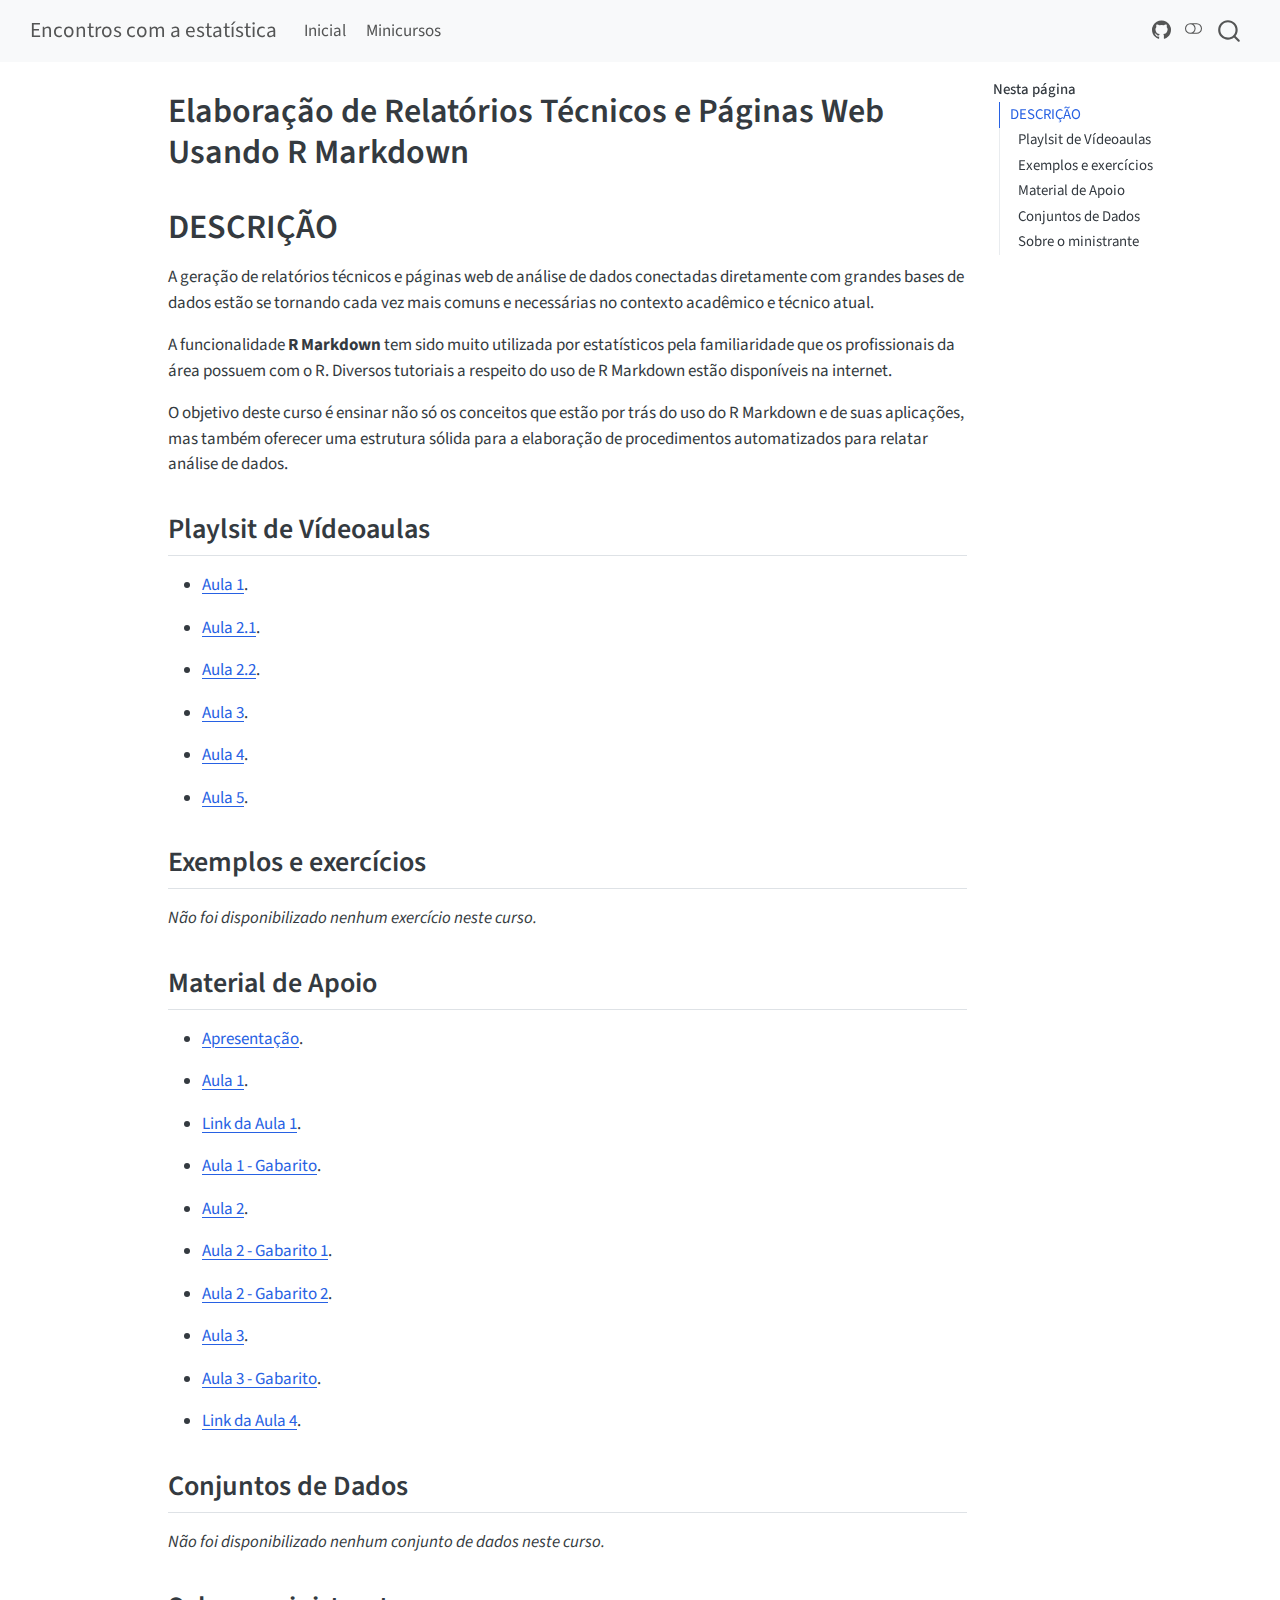
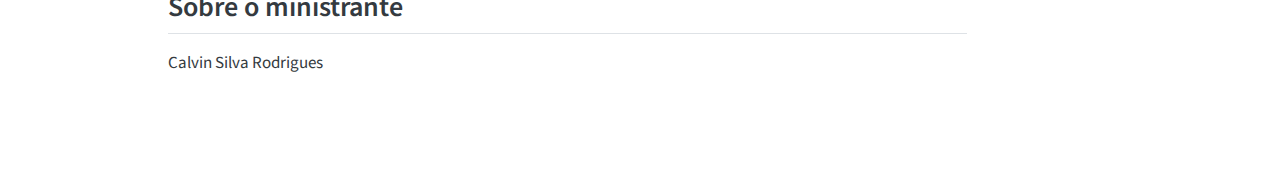
<file: docs/minicursos/Elaboracao de Relatorios Tecnicos e Paginas Web Usando R Markdown/elaboracaoRelatoriosWebR.html.html>
<!DOCTYPE html>
<html xmlns="http://www.w3.org/1999/xhtml" lang="pt-BR" xml:lang="pt-BR"><head>

<meta charset="utf-8">
<meta name="generator" content="quarto-1.5.57">

<meta name="viewport" content="width=device-width, initial-scale=1.0, user-scalable=yes">


<title>Elaboração de Relatórios Técnicos e Páginas Web Usando R Markdown – Encontros com a estatística</title>
<style>
code{white-space: pre-wrap;}
span.smallcaps{font-variant: small-caps;}
div.columns{display: flex; gap: min(4vw, 1.5em);}
div.column{flex: auto; overflow-x: auto;}
div.hanging-indent{margin-left: 1.5em; text-indent: -1.5em;}
ul.task-list{list-style: none;}
ul.task-list li input[type="checkbox"] {
  width: 0.8em;
  margin: 0 0.8em 0.2em -1em; /* quarto-specific, see https://github.com/quarto-dev/quarto-cli/issues/4556 */ 
  vertical-align: middle;
}
</style>


<script src="../../site_libs/quarto-nav/quarto-nav.js"></script>
<script src="../../site_libs/quarto-nav/headroom.min.js"></script>
<script src="../../site_libs/clipboard/clipboard.min.js"></script>
<script src="../../site_libs/quarto-search/autocomplete.umd.js"></script>
<script src="../../site_libs/quarto-search/fuse.min.js"></script>
<script src="../../site_libs/quarto-search/quarto-search.js"></script>
<meta name="quarto:offset" content="../../">
<script src="../../site_libs/quarto-html/quarto.js"></script>
<script src="../../site_libs/quarto-html/popper.min.js"></script>
<script src="../../site_libs/quarto-html/tippy.umd.min.js"></script>
<script src="../../site_libs/quarto-html/anchor.min.js"></script>
<link href="../../site_libs/quarto-html/tippy.css" rel="stylesheet">
<link href="../../site_libs/quarto-html/quarto-syntax-highlighting.css" rel="stylesheet" class="quarto-color-scheme" id="quarto-text-highlighting-styles">
<link href="../../site_libs/quarto-html/quarto-syntax-highlighting-dark.css" rel="prefetch" class="quarto-color-scheme quarto-color-alternate" id="quarto-text-highlighting-styles">
<script src="../../site_libs/bootstrap/bootstrap.min.js"></script>
<link href="../../site_libs/bootstrap/bootstrap-icons.css" rel="stylesheet">
<link href="../../site_libs/bootstrap/bootstrap.min.css" rel="stylesheet" class="quarto-color-scheme" id="quarto-bootstrap" data-mode="light">
<link href="../../site_libs/bootstrap/bootstrap-dark.min.css" rel="prefetch" class="quarto-color-scheme quarto-color-alternate" id="quarto-bootstrap" data-mode="dark">
<script id="quarto-search-options" type="application/json">{
  "location": "navbar",
  "copy-button": false,
  "collapse-after": 3,
  "panel-placement": "end",
  "type": "overlay",
  "limit": 50,
  "keyboard-shortcut": [
    "f",
    "/",
    "s"
  ],
  "show-item-context": false,
  "language": {
    "search-no-results-text": "Nenhum resultado",
    "search-matching-documents-text": "documentos correspondentes",
    "search-copy-link-title": "Copiar link para a busca",
    "search-hide-matches-text": "Esconder correspondências adicionais",
    "search-more-match-text": "mais correspondência neste documento",
    "search-more-matches-text": "mais correspondências neste documento",
    "search-clear-button-title": "Limpar",
    "search-text-placeholder": "",
    "search-detached-cancel-button-title": "Cancelar",
    "search-submit-button-title": "Enviar",
    "search-label": "Procurar"
  }
}</script>


<link rel="stylesheet" href="../../styles.css">
</head>

<body class="nav-fixed">

<div id="quarto-search-results"></div>
  <header id="quarto-header" class="headroom fixed-top">
    <nav class="navbar navbar-expand-lg " data-bs-theme="dark">
      <div class="navbar-container container-fluid">
      <div class="navbar-brand-container mx-auto">
    <a class="navbar-brand" href="../../index.html">
    <span class="navbar-title">Encontros com a estatística</span>
    </a>
  </div>
            <div id="quarto-search" class="" title="Procurar"></div>
          <button class="navbar-toggler" type="button" data-bs-toggle="collapse" data-bs-target="#navbarCollapse" aria-controls="navbarCollapse" role="menu" aria-expanded="false" aria-label="Alternar de navegação" onclick="if (window.quartoToggleHeadroom) { window.quartoToggleHeadroom(); }">
  <span class="navbar-toggler-icon"></span>
</button>
          <div class="collapse navbar-collapse" id="navbarCollapse">
            <ul class="navbar-nav navbar-nav-scroll me-auto">
  <li class="nav-item">
    <a class="nav-link" href="../../index.html"> 
<span class="menu-text">Inicial</span></a>
  </li>  
  <li class="nav-item">
    <a class="nav-link" href="../../minicursos.html"> 
<span class="menu-text">Minicursos</span></a>
  </li>  
</ul>
            <ul class="navbar-nav navbar-nav-scroll ms-auto">
  <li class="nav-item compact">
    <a class="nav-link" href="https://github.com/Encontroscomaestatistica/"> <i class="bi bi-github" role="img">
</i> 
<span class="menu-text"></span></a>
  </li>  
</ul>
          </div> <!-- /navcollapse -->
            <div class="quarto-navbar-tools">
  <a href="" class="quarto-color-scheme-toggle quarto-navigation-tool  px-1" onclick="window.quartoToggleColorScheme(); return false;" title="Alternar modo escuro"><i class="bi"></i></a>
</div>
      </div> <!-- /container-fluid -->
    </nav>
</header>
<!-- content -->
<div id="quarto-content" class="quarto-container page-columns page-rows-contents page-layout-article page-navbar">
<!-- sidebar -->
<!-- margin-sidebar -->
    <div id="quarto-margin-sidebar" class="sidebar margin-sidebar">
        <nav id="TOC" role="doc-toc" class="toc-active">
    <h2 id="toc-title">Nesta página</h2>
   
  <ul>
  <li><a href="#descrição" id="toc-descrição" class="nav-link active" data-scroll-target="#descrição">DESCRIÇÃO</a>
  <ul class="collapse">
  <li><a href="#playlsit-de-vídeoaulas" id="toc-playlsit-de-vídeoaulas" class="nav-link" data-scroll-target="#playlsit-de-vídeoaulas">Playlsit de Vídeoaulas</a></li>
  <li><a href="#exemplos-e-exercícios" id="toc-exemplos-e-exercícios" class="nav-link" data-scroll-target="#exemplos-e-exercícios">Exemplos e exercícios</a></li>
  <li><a href="#material-de-apoio" id="toc-material-de-apoio" class="nav-link" data-scroll-target="#material-de-apoio">Material de Apoio</a></li>
  <li><a href="#conjuntos-de-dados" id="toc-conjuntos-de-dados" class="nav-link" data-scroll-target="#conjuntos-de-dados">Conjuntos de Dados</a></li>
  <li><a href="#sobre-o-ministrante" id="toc-sobre-o-ministrante" class="nav-link" data-scroll-target="#sobre-o-ministrante">Sobre o ministrante</a></li>
  </ul></li>
  </ul>
</nav>
    </div>
<!-- main -->
<main class="content" id="quarto-document-content">

<header id="title-block-header" class="quarto-title-block default">
<div class="quarto-title">
<h1 class="title">Elaboração de Relatórios Técnicos e Páginas Web Usando R Markdown</h1>
</div>



<div class="quarto-title-meta">

    
  
    
  </div>
  


</header>


<section id="descrição" class="level1">
<h1>DESCRIÇÃO</h1>
<p>A geração de relatórios técnicos e páginas web de análise de dados conectadas diretamente com grandes bases de dados estão se tornando cada vez mais comuns e necessárias no contexto acadêmico e técnico atual.</p>
<p>A funcionalidade <strong>R Markdown</strong> tem sido muito utilizada por estatísticos pela familiaridade que os profissionais da área possuem com o R. Diversos tutoriais a respeito do uso de R Markdown estão disponíveis na internet.</p>
<p>O objetivo deste curso é ensinar não só os conceitos que estão por trás do uso do R Markdown e de suas aplicações, mas também oferecer uma estrutura sólida para a elaboração de procedimentos automatizados para relatar análise de dados.</p>
<section id="playlsit-de-vídeoaulas" class="level2">
<h2 class="anchored" data-anchor-id="playlsit-de-vídeoaulas">Playlsit de Vídeoaulas</h2>
<ul>
<li><p><a href="https://youtu.be/rqEqkDEXjNA" target="_blank" rel="noopener noreferrer">Aula 1</a>.</p></li>
<li><p><a href="https://youtu.be/BiGaWVX2lik" target="_blank" rel="noopener noreferrer">Aula 2.1</a>.</p></li>
<li><p><a href="https://youtu.be/JqR3flKhPIc" target="_blank" rel="noopener noreferrer">Aula 2.2</a>.</p></li>
<li><p><a href="https://youtu.be/cCiNcEA1iUw" target="_blank" rel="noopener noreferrer">Aula 3</a>.</p></li>
<li><p><a href="https://youtu.be/B5yl880J94k" target="_blank" rel="noopener noreferrer">Aula 4</a>.</p></li>
<li><p><a href="https://youtu.be/z4PrhZXAevM" target="_blank" rel="noopener noreferrer">Aula 5</a>.</p></li>
</ul>
</section>
<section id="exemplos-e-exercícios" class="level2">
<h2 class="anchored" data-anchor-id="exemplos-e-exercícios">Exemplos e exercícios</h2>
<p><em>Não foi disponibilizado nenhum exercício neste curso.</em></p>
</section>
<section id="material-de-apoio" class="level2">
<h2 class="anchored" data-anchor-id="material-de-apoio">Material de Apoio</h2>
<ul>
<li><p><a href="../Elaboracao de Relatorios Tecnicos e Paginas Web Usando R Markdown/Apresentação minicurso.pdf" target="_blank" rel="noopener noreferrer">Apresentação</a>.</p></li>
<li><p><a href="../Elaboracao de Relatorios Tecnicos e Paginas Web Usando R Markdown/Aula1Gabarito.pdf" target="_blank" rel="noopener noreferrer">Aula 1</a>.</p></li>
<li><p><a href="../Elaboracao de Relatorios Tecnicos e Paginas Web Usando R Markdown/link1" target="_blank" rel="noopener noreferrer">Link da Aula 1</a>.</p></li>
<li><p><a href="../../minicursos/Elaboracao de Relatorios Tecnicos e Paginas Web Usando R Markdown/Aula1Gabarito.html" target="_blank" rel="noopener noreferrer">Aula 1 - Gabarito</a>.</p></li>
<li><p><a href="../Elaboracao de Relatorios Tecnicos e Paginas Web Usando R Markdown/Aula2Gabarito.pdf" target="_blank" rel="noopener noreferrer">Aula 2</a>.</p></li>
<li><p><a href="../../minicursos/Elaboracao de Relatorios Tecnicos e Paginas Web Usando R Markdown/Aula2Gabarito.html" target="_blank" rel="noopener noreferrer">Aula 2 - Gabarito 1</a>.</p></li>
<li><p><a href="../../minicursos/Elaboracao de Relatorios Tecnicos e Paginas Web Usando R Markdown/Aula2GabaritoHTML.html" target="_blank" rel="noopener noreferrer">Aula 2 - Gabarito 2</a>.</p></li>
<li><p><a href="../Elaboracao de Relatorios Tecnicos e Paginas Web Usando R Markdown/Aula3.pdf" target="_blank" rel="noopener noreferrer">Aula 3</a>.</p></li>
<li><p><a href="../../minicursos/Elaboracao de Relatorios Tecnicos e Paginas Web Usando R Markdown/Aula3.html" target="_blank" rel="noopener noreferrer">Aula 3 - Gabarito</a>.</p></li>
<li><p><a href="../Elaboracao de Relatorios Tecnicos e Paginas Web Usando R Markdown/link4.txt" target="_blank" rel="noopener noreferrer">Link da Aula 4</a>.</p></li>
</ul>
</section>
<section id="conjuntos-de-dados" class="level2">
<h2 class="anchored" data-anchor-id="conjuntos-de-dados">Conjuntos de Dados</h2>
<p><em>Não foi disponibilizado nenhum conjunto de dados neste curso.</em></p>
</section>
<section id="sobre-o-ministrante" class="level2">
<h2 class="anchored" data-anchor-id="sobre-o-ministrante">Sobre o ministrante</h2>
<p>Calvin Silva Rodrigues</p>


</section>
</section>

</main> <!-- /main -->
<script id="quarto-html-after-body" type="application/javascript">
window.document.addEventListener("DOMContentLoaded", function (event) {
  const toggleBodyColorMode = (bsSheetEl) => {
    const mode = bsSheetEl.getAttribute("data-mode");
    const bodyEl = window.document.querySelector("body");
    if (mode === "dark") {
      bodyEl.classList.add("quarto-dark");
      bodyEl.classList.remove("quarto-light");
    } else {
      bodyEl.classList.add("quarto-light");
      bodyEl.classList.remove("quarto-dark");
    }
  }
  const toggleBodyColorPrimary = () => {
    const bsSheetEl = window.document.querySelector("link#quarto-bootstrap");
    if (bsSheetEl) {
      toggleBodyColorMode(bsSheetEl);
    }
  }
  toggleBodyColorPrimary();  
  const disableStylesheet = (stylesheets) => {
    for (let i=0; i < stylesheets.length; i++) {
      const stylesheet = stylesheets[i];
      stylesheet.rel = 'prefetch';
    }
  }
  const enableStylesheet = (stylesheets) => {
    for (let i=0; i < stylesheets.length; i++) {
      const stylesheet = stylesheets[i];
      stylesheet.rel = 'stylesheet';
    }
  }
  const manageTransitions = (selector, allowTransitions) => {
    const els = window.document.querySelectorAll(selector);
    for (let i=0; i < els.length; i++) {
      const el = els[i];
      if (allowTransitions) {
        el.classList.remove('notransition');
      } else {
        el.classList.add('notransition');
      }
    }
  }
  const toggleGiscusIfUsed = (isAlternate, darkModeDefault) => {
    const baseTheme = document.querySelector('#giscus-base-theme')?.value ?? 'light';
    const alternateTheme = document.querySelector('#giscus-alt-theme')?.value ?? 'dark';
    let newTheme = '';
    if(darkModeDefault) {
      newTheme = isAlternate ? baseTheme : alternateTheme;
    } else {
      newTheme = isAlternate ? alternateTheme : baseTheme;
    }
    const changeGiscusTheme = () => {
      // From: https://github.com/giscus/giscus/issues/336
      const sendMessage = (message) => {
        const iframe = document.querySelector('iframe.giscus-frame');
        if (!iframe) return;
        iframe.contentWindow.postMessage({ giscus: message }, 'https://giscus.app');
      }
      sendMessage({
        setConfig: {
          theme: newTheme
        }
      });
    }
    const isGiscussLoaded = window.document.querySelector('iframe.giscus-frame') !== null;
    if (isGiscussLoaded) {
      changeGiscusTheme();
    }
  }
  const toggleColorMode = (alternate) => {
    // Switch the stylesheets
    const alternateStylesheets = window.document.querySelectorAll('link.quarto-color-scheme.quarto-color-alternate');
    manageTransitions('#quarto-margin-sidebar .nav-link', false);
    if (alternate) {
      enableStylesheet(alternateStylesheets);
      for (const sheetNode of alternateStylesheets) {
        if (sheetNode.id === "quarto-bootstrap") {
          toggleBodyColorMode(sheetNode);
        }
      }
    } else {
      disableStylesheet(alternateStylesheets);
      toggleBodyColorPrimary();
    }
    manageTransitions('#quarto-margin-sidebar .nav-link', true);
    // Switch the toggles
    const toggles = window.document.querySelectorAll('.quarto-color-scheme-toggle');
    for (let i=0; i < toggles.length; i++) {
      const toggle = toggles[i];
      if (toggle) {
        if (alternate) {
          toggle.classList.add("alternate");     
        } else {
          toggle.classList.remove("alternate");
        }
      }
    }
    // Hack to workaround the fact that safari doesn't
    // properly recolor the scrollbar when toggling (#1455)
    if (navigator.userAgent.indexOf('Safari') > 0 && navigator.userAgent.indexOf('Chrome') == -1) {
      manageTransitions("body", false);
      window.scrollTo(0, 1);
      setTimeout(() => {
        window.scrollTo(0, 0);
        manageTransitions("body", true);
      }, 40);  
    }
  }
  const isFileUrl = () => { 
    return window.location.protocol === 'file:';
  }
  const hasAlternateSentinel = () => {  
    let styleSentinel = getColorSchemeSentinel();
    if (styleSentinel !== null) {
      return styleSentinel === "alternate";
    } else {
      return false;
    }
  }
  const setStyleSentinel = (alternate) => {
    const value = alternate ? "alternate" : "default";
    if (!isFileUrl()) {
      window.localStorage.setItem("quarto-color-scheme", value);
    } else {
      localAlternateSentinel = value;
    }
  }
  const getColorSchemeSentinel = () => {
    if (!isFileUrl()) {
      const storageValue = window.localStorage.getItem("quarto-color-scheme");
      return storageValue != null ? storageValue : localAlternateSentinel;
    } else {
      return localAlternateSentinel;
    }
  }
  const darkModeDefault = false;
  let localAlternateSentinel = darkModeDefault ? 'alternate' : 'default';
  // Dark / light mode switch
  window.quartoToggleColorScheme = () => {
    // Read the current dark / light value 
    let toAlternate = !hasAlternateSentinel();
    toggleColorMode(toAlternate);
    setStyleSentinel(toAlternate);
    toggleGiscusIfUsed(toAlternate, darkModeDefault);
  };
  // Ensure there is a toggle, if there isn't float one in the top right
  if (window.document.querySelector('.quarto-color-scheme-toggle') === null) {
    const a = window.document.createElement('a');
    a.classList.add('top-right');
    a.classList.add('quarto-color-scheme-toggle');
    a.href = "";
    a.onclick = function() { try { window.quartoToggleColorScheme(); } catch {} return false; };
    const i = window.document.createElement("i");
    i.classList.add('bi');
    a.appendChild(i);
    window.document.body.appendChild(a);
  }
  // Switch to dark mode if need be
  if (hasAlternateSentinel()) {
    toggleColorMode(true);
  } else {
    toggleColorMode(false);
  }
  const icon = "";
  const anchorJS = new window.AnchorJS();
  anchorJS.options = {
    placement: 'right',
    icon: icon
  };
  anchorJS.add('.anchored');
  const isCodeAnnotation = (el) => {
    for (const clz of el.classList) {
      if (clz.startsWith('code-annotation-')) {                     
        return true;
      }
    }
    return false;
  }
  const onCopySuccess = function(e) {
    // button target
    const button = e.trigger;
    // don't keep focus
    button.blur();
    // flash "checked"
    button.classList.add('code-copy-button-checked');
    var currentTitle = button.getAttribute("title");
    button.setAttribute("title", "Copiada");
    let tooltip;
    if (window.bootstrap) {
      button.setAttribute("data-bs-toggle", "tooltip");
      button.setAttribute("data-bs-placement", "left");
      button.setAttribute("data-bs-title", "Copiada");
      tooltip = new bootstrap.Tooltip(button, 
        { trigger: "manual", 
          customClass: "code-copy-button-tooltip",
          offset: [0, -8]});
      tooltip.show();    
    }
    setTimeout(function() {
      if (tooltip) {
        tooltip.hide();
        button.removeAttribute("data-bs-title");
        button.removeAttribute("data-bs-toggle");
        button.removeAttribute("data-bs-placement");
      }
      button.setAttribute("title", currentTitle);
      button.classList.remove('code-copy-button-checked');
    }, 1000);
    // clear code selection
    e.clearSelection();
  }
  const getTextToCopy = function(trigger) {
      const codeEl = trigger.previousElementSibling.cloneNode(true);
      for (const childEl of codeEl.children) {
        if (isCodeAnnotation(childEl)) {
          childEl.remove();
        }
      }
      return codeEl.innerText;
  }
  const clipboard = new window.ClipboardJS('.code-copy-button:not([data-in-quarto-modal])', {
    text: getTextToCopy
  });
  clipboard.on('success', onCopySuccess);
  if (window.document.getElementById('quarto-embedded-source-code-modal')) {
    // For code content inside modals, clipBoardJS needs to be initialized with a container option
    // TODO: Check when it could be a function (https://github.com/zenorocha/clipboard.js/issues/860)
    const clipboardModal = new window.ClipboardJS('.code-copy-button[data-in-quarto-modal]', {
      text: getTextToCopy,
      container: window.document.getElementById('quarto-embedded-source-code-modal')
    });
    clipboardModal.on('success', onCopySuccess);
  }
    var localhostRegex = new RegExp(/^(?:http|https):\/\/localhost\:?[0-9]*\//);
    var mailtoRegex = new RegExp(/^mailto:/);
      var filterRegex = new RegExp('/' + window.location.host + '/');
    var isInternal = (href) => {
        return filterRegex.test(href) || localhostRegex.test(href) || mailtoRegex.test(href);
    }
    // Inspect non-navigation links and adorn them if external
 	var links = window.document.querySelectorAll('a[href]:not(.nav-link):not(.navbar-brand):not(.toc-action):not(.sidebar-link):not(.sidebar-item-toggle):not(.pagination-link):not(.no-external):not([aria-hidden]):not(.dropdown-item):not(.quarto-navigation-tool):not(.about-link)');
    for (var i=0; i<links.length; i++) {
      const link = links[i];
      if (!isInternal(link.href)) {
        // undo the damage that might have been done by quarto-nav.js in the case of
        // links that we want to consider external
        if (link.dataset.originalHref !== undefined) {
          link.href = link.dataset.originalHref;
        }
      }
    }
  function tippyHover(el, contentFn, onTriggerFn, onUntriggerFn) {
    const config = {
      allowHTML: true,
      maxWidth: 500,
      delay: 100,
      arrow: false,
      appendTo: function(el) {
          return el.parentElement;
      },
      interactive: true,
      interactiveBorder: 10,
      theme: 'quarto',
      placement: 'bottom-start',
    };
    if (contentFn) {
      config.content = contentFn;
    }
    if (onTriggerFn) {
      config.onTrigger = onTriggerFn;
    }
    if (onUntriggerFn) {
      config.onUntrigger = onUntriggerFn;
    }
    window.tippy(el, config); 
  }
  const noterefs = window.document.querySelectorAll('a[role="doc-noteref"]');
  for (var i=0; i<noterefs.length; i++) {
    const ref = noterefs[i];
    tippyHover(ref, function() {
      // use id or data attribute instead here
      let href = ref.getAttribute('data-footnote-href') || ref.getAttribute('href');
      try { href = new URL(href).hash; } catch {}
      const id = href.replace(/^#\/?/, "");
      const note = window.document.getElementById(id);
      if (note) {
        return note.innerHTML;
      } else {
        return "";
      }
    });
  }
  const xrefs = window.document.querySelectorAll('a.quarto-xref');
  const processXRef = (id, note) => {
    // Strip column container classes
    const stripColumnClz = (el) => {
      el.classList.remove("page-full", "page-columns");
      if (el.children) {
        for (const child of el.children) {
          stripColumnClz(child);
        }
      }
    }
    stripColumnClz(note)
    if (id === null || id.startsWith('sec-')) {
      // Special case sections, only their first couple elements
      const container = document.createElement("div");
      if (note.children && note.children.length > 2) {
        container.appendChild(note.children[0].cloneNode(true));
        for (let i = 1; i < note.children.length; i++) {
          const child = note.children[i];
          if (child.tagName === "P" && child.innerText === "") {
            continue;
          } else {
            container.appendChild(child.cloneNode(true));
            break;
          }
        }
        if (window.Quarto?.typesetMath) {
          window.Quarto.typesetMath(container);
        }
        return container.innerHTML
      } else {
        if (window.Quarto?.typesetMath) {
          window.Quarto.typesetMath(note);
        }
        return note.innerHTML;
      }
    } else {
      // Remove any anchor links if they are present
      const anchorLink = note.querySelector('a.anchorjs-link');
      if (anchorLink) {
        anchorLink.remove();
      }
      if (window.Quarto?.typesetMath) {
        window.Quarto.typesetMath(note);
      }
      // TODO in 1.5, we should make sure this works without a callout special case
      if (note.classList.contains("callout")) {
        return note.outerHTML;
      } else {
        return note.innerHTML;
      }
    }
  }
  for (var i=0; i<xrefs.length; i++) {
    const xref = xrefs[i];
    tippyHover(xref, undefined, function(instance) {
      instance.disable();
      let url = xref.getAttribute('href');
      let hash = undefined; 
      if (url.startsWith('#')) {
        hash = url;
      } else {
        try { hash = new URL(url).hash; } catch {}
      }
      if (hash) {
        const id = hash.replace(/^#\/?/, "");
        const note = window.document.getElementById(id);
        if (note !== null) {
          try {
            const html = processXRef(id, note.cloneNode(true));
            instance.setContent(html);
          } finally {
            instance.enable();
            instance.show();
          }
        } else {
          // See if we can fetch this
          fetch(url.split('#')[0])
          .then(res => res.text())
          .then(html => {
            const parser = new DOMParser();
            const htmlDoc = parser.parseFromString(html, "text/html");
            const note = htmlDoc.getElementById(id);
            if (note !== null) {
              const html = processXRef(id, note);
              instance.setContent(html);
            } 
          }).finally(() => {
            instance.enable();
            instance.show();
          });
        }
      } else {
        // See if we can fetch a full url (with no hash to target)
        // This is a special case and we should probably do some content thinning / targeting
        fetch(url)
        .then(res => res.text())
        .then(html => {
          const parser = new DOMParser();
          const htmlDoc = parser.parseFromString(html, "text/html");
          const note = htmlDoc.querySelector('main.content');
          if (note !== null) {
            // This should only happen for chapter cross references
            // (since there is no id in the URL)
            // remove the first header
            if (note.children.length > 0 && note.children[0].tagName === "HEADER") {
              note.children[0].remove();
            }
            const html = processXRef(null, note);
            instance.setContent(html);
          } 
        }).finally(() => {
          instance.enable();
          instance.show();
        });
      }
    }, function(instance) {
    });
  }
      let selectedAnnoteEl;
      const selectorForAnnotation = ( cell, annotation) => {
        let cellAttr = 'data-code-cell="' + cell + '"';
        let lineAttr = 'data-code-annotation="' +  annotation + '"';
        const selector = 'span[' + cellAttr + '][' + lineAttr + ']';
        return selector;
      }
      const selectCodeLines = (annoteEl) => {
        const doc = window.document;
        const targetCell = annoteEl.getAttribute("data-target-cell");
        const targetAnnotation = annoteEl.getAttribute("data-target-annotation");
        const annoteSpan = window.document.querySelector(selectorForAnnotation(targetCell, targetAnnotation));
        const lines = annoteSpan.getAttribute("data-code-lines").split(",");
        const lineIds = lines.map((line) => {
          return targetCell + "-" + line;
        })
        let top = null;
        let height = null;
        let parent = null;
        if (lineIds.length > 0) {
            //compute the position of the single el (top and bottom and make a div)
            const el = window.document.getElementById(lineIds[0]);
            top = el.offsetTop;
            height = el.offsetHeight;
            parent = el.parentElement.parentElement;
          if (lineIds.length > 1) {
            const lastEl = window.document.getElementById(lineIds[lineIds.length - 1]);
            const bottom = lastEl.offsetTop + lastEl.offsetHeight;
            height = bottom - top;
          }
          if (top !== null && height !== null && parent !== null) {
            // cook up a div (if necessary) and position it 
            let div = window.document.getElementById("code-annotation-line-highlight");
            if (div === null) {
              div = window.document.createElement("div");
              div.setAttribute("id", "code-annotation-line-highlight");
              div.style.position = 'absolute';
              parent.appendChild(div);
            }
            div.style.top = top - 2 + "px";
            div.style.height = height + 4 + "px";
            div.style.left = 0;
            let gutterDiv = window.document.getElementById("code-annotation-line-highlight-gutter");
            if (gutterDiv === null) {
              gutterDiv = window.document.createElement("div");
              gutterDiv.setAttribute("id", "code-annotation-line-highlight-gutter");
              gutterDiv.style.position = 'absolute';
              const codeCell = window.document.getElementById(targetCell);
              const gutter = codeCell.querySelector('.code-annotation-gutter');
              gutter.appendChild(gutterDiv);
            }
            gutterDiv.style.top = top - 2 + "px";
            gutterDiv.style.height = height + 4 + "px";
          }
          selectedAnnoteEl = annoteEl;
        }
      };
      const unselectCodeLines = () => {
        const elementsIds = ["code-annotation-line-highlight", "code-annotation-line-highlight-gutter"];
        elementsIds.forEach((elId) => {
          const div = window.document.getElementById(elId);
          if (div) {
            div.remove();
          }
        });
        selectedAnnoteEl = undefined;
      };
        // Handle positioning of the toggle
    window.addEventListener(
      "resize",
      throttle(() => {
        elRect = undefined;
        if (selectedAnnoteEl) {
          selectCodeLines(selectedAnnoteEl);
        }
      }, 10)
    );
    function throttle(fn, ms) {
    let throttle = false;
    let timer;
      return (...args) => {
        if(!throttle) { // first call gets through
            fn.apply(this, args);
            throttle = true;
        } else { // all the others get throttled
            if(timer) clearTimeout(timer); // cancel #2
            timer = setTimeout(() => {
              fn.apply(this, args);
              timer = throttle = false;
            }, ms);
        }
      };
    }
      // Attach click handler to the DT
      const annoteDls = window.document.querySelectorAll('dt[data-target-cell]');
      for (const annoteDlNode of annoteDls) {
        annoteDlNode.addEventListener('click', (event) => {
          const clickedEl = event.target;
          if (clickedEl !== selectedAnnoteEl) {
            unselectCodeLines();
            const activeEl = window.document.querySelector('dt[data-target-cell].code-annotation-active');
            if (activeEl) {
              activeEl.classList.remove('code-annotation-active');
            }
            selectCodeLines(clickedEl);
            clickedEl.classList.add('code-annotation-active');
          } else {
            // Unselect the line
            unselectCodeLines();
            clickedEl.classList.remove('code-annotation-active');
          }
        });
      }
  const findCites = (el) => {
    const parentEl = el.parentElement;
    if (parentEl) {
      const cites = parentEl.dataset.cites;
      if (cites) {
        return {
          el,
          cites: cites.split(' ')
        };
      } else {
        return findCites(el.parentElement)
      }
    } else {
      return undefined;
    }
  };
  var bibliorefs = window.document.querySelectorAll('a[role="doc-biblioref"]');
  for (var i=0; i<bibliorefs.length; i++) {
    const ref = bibliorefs[i];
    const citeInfo = findCites(ref);
    if (citeInfo) {
      tippyHover(citeInfo.el, function() {
        var popup = window.document.createElement('div');
        citeInfo.cites.forEach(function(cite) {
          var citeDiv = window.document.createElement('div');
          citeDiv.classList.add('hanging-indent');
          citeDiv.classList.add('csl-entry');
          var biblioDiv = window.document.getElementById('ref-' + cite);
          if (biblioDiv) {
            citeDiv.innerHTML = biblioDiv.innerHTML;
          }
          popup.appendChild(citeDiv);
        });
        return popup.innerHTML;
      });
    }
  }
});
</script>
</div> <!-- /content -->




</body></html>
</file>
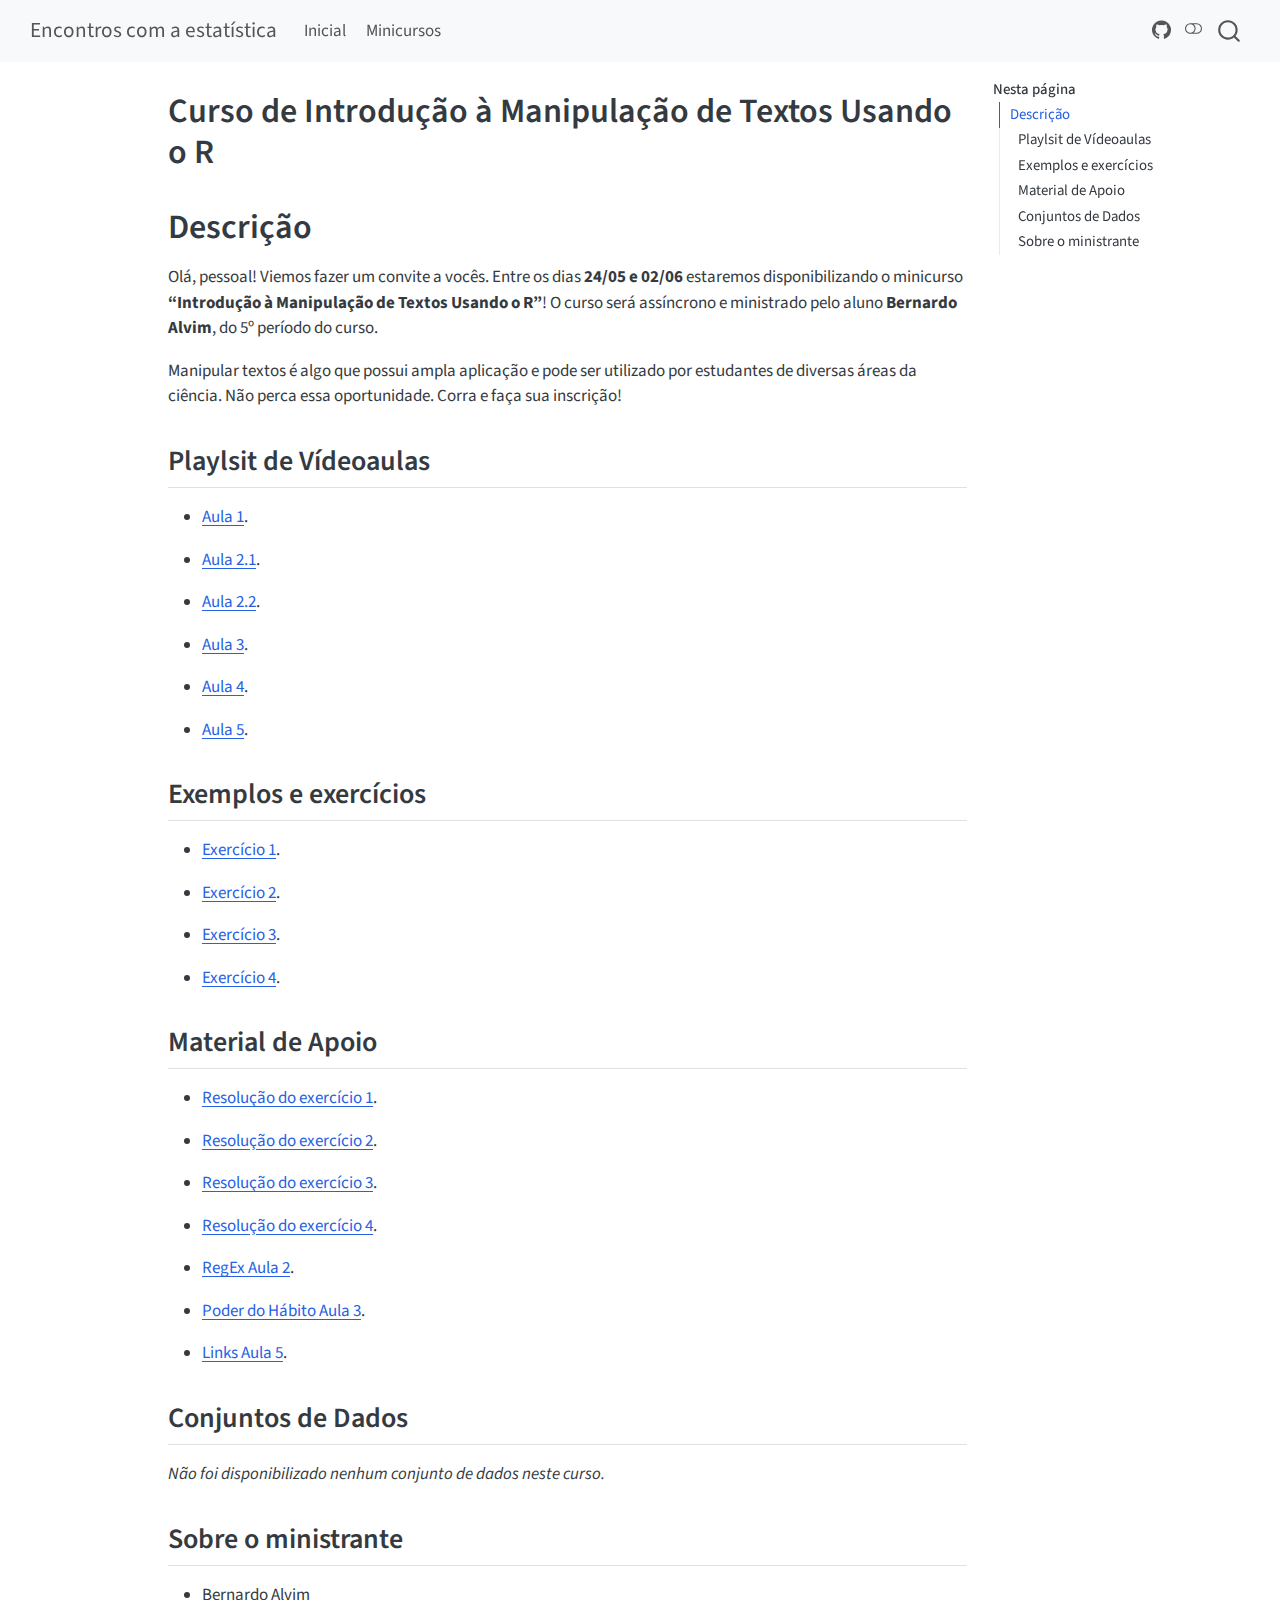
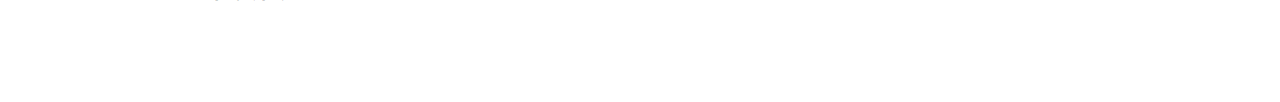
<file: docs/minicursos/Introducao a Manipulacao de Textos Usando o R/introManipulacaoTextosR.html>
<!DOCTYPE html>
<html xmlns="http://www.w3.org/1999/xhtml" lang="pt-BR" xml:lang="pt-BR"><head>

<meta charset="utf-8">
<meta name="generator" content="quarto-1.5.57">

<meta name="viewport" content="width=device-width, initial-scale=1.0, user-scalable=yes">


<title>Curso de Introdução à Manipulação de Textos Usando o R – Encontros com a estatística</title>
<style>
code{white-space: pre-wrap;}
span.smallcaps{font-variant: small-caps;}
div.columns{display: flex; gap: min(4vw, 1.5em);}
div.column{flex: auto; overflow-x: auto;}
div.hanging-indent{margin-left: 1.5em; text-indent: -1.5em;}
ul.task-list{list-style: none;}
ul.task-list li input[type="checkbox"] {
  width: 0.8em;
  margin: 0 0.8em 0.2em -1em; /* quarto-specific, see https://github.com/quarto-dev/quarto-cli/issues/4556 */ 
  vertical-align: middle;
}
</style>


<script src="../../site_libs/quarto-nav/quarto-nav.js"></script>
<script src="../../site_libs/quarto-nav/headroom.min.js"></script>
<script src="../../site_libs/clipboard/clipboard.min.js"></script>
<script src="../../site_libs/quarto-search/autocomplete.umd.js"></script>
<script src="../../site_libs/quarto-search/fuse.min.js"></script>
<script src="../../site_libs/quarto-search/quarto-search.js"></script>
<meta name="quarto:offset" content="../../">
<script src="../../site_libs/quarto-html/quarto.js"></script>
<script src="../../site_libs/quarto-html/popper.min.js"></script>
<script src="../../site_libs/quarto-html/tippy.umd.min.js"></script>
<script src="../../site_libs/quarto-html/anchor.min.js"></script>
<link href="../../site_libs/quarto-html/tippy.css" rel="stylesheet">
<link href="../../site_libs/quarto-html/quarto-syntax-highlighting.css" rel="stylesheet" class="quarto-color-scheme" id="quarto-text-highlighting-styles">
<link href="../../site_libs/quarto-html/quarto-syntax-highlighting-dark.css" rel="prefetch" class="quarto-color-scheme quarto-color-alternate" id="quarto-text-highlighting-styles">
<script src="../../site_libs/bootstrap/bootstrap.min.js"></script>
<link href="../../site_libs/bootstrap/bootstrap-icons.css" rel="stylesheet">
<link href="../../site_libs/bootstrap/bootstrap.min.css" rel="stylesheet" class="quarto-color-scheme" id="quarto-bootstrap" data-mode="light">
<link href="../../site_libs/bootstrap/bootstrap-dark.min.css" rel="prefetch" class="quarto-color-scheme quarto-color-alternate" id="quarto-bootstrap" data-mode="dark">
<script id="quarto-search-options" type="application/json">{
  "location": "navbar",
  "copy-button": false,
  "collapse-after": 3,
  "panel-placement": "end",
  "type": "overlay",
  "limit": 50,
  "keyboard-shortcut": [
    "f",
    "/",
    "s"
  ],
  "show-item-context": false,
  "language": {
    "search-no-results-text": "Nenhum resultado",
    "search-matching-documents-text": "documentos correspondentes",
    "search-copy-link-title": "Copiar link para a busca",
    "search-hide-matches-text": "Esconder correspondências adicionais",
    "search-more-match-text": "mais correspondência neste documento",
    "search-more-matches-text": "mais correspondências neste documento",
    "search-clear-button-title": "Limpar",
    "search-text-placeholder": "",
    "search-detached-cancel-button-title": "Cancelar",
    "search-submit-button-title": "Enviar",
    "search-label": "Procurar"
  }
}</script>


<link rel="stylesheet" href="../../styles.css">
</head>

<body class="nav-fixed">

<div id="quarto-search-results"></div>
  <header id="quarto-header" class="headroom fixed-top">
    <nav class="navbar navbar-expand-lg " data-bs-theme="dark">
      <div class="navbar-container container-fluid">
      <div class="navbar-brand-container mx-auto">
    <a class="navbar-brand" href="../../index.html">
    <span class="navbar-title">Encontros com a estatística</span>
    </a>
  </div>
            <div id="quarto-search" class="" title="Procurar"></div>
          <button class="navbar-toggler" type="button" data-bs-toggle="collapse" data-bs-target="#navbarCollapse" aria-controls="navbarCollapse" role="menu" aria-expanded="false" aria-label="Alternar de navegação" onclick="if (window.quartoToggleHeadroom) { window.quartoToggleHeadroom(); }">
  <span class="navbar-toggler-icon"></span>
</button>
          <div class="collapse navbar-collapse" id="navbarCollapse">
            <ul class="navbar-nav navbar-nav-scroll me-auto">
  <li class="nav-item">
    <a class="nav-link" href="../../index.html"> 
<span class="menu-text">Inicial</span></a>
  </li>  
  <li class="nav-item">
    <a class="nav-link" href="../../minicursos.html"> 
<span class="menu-text">Minicursos</span></a>
  </li>  
</ul>
            <ul class="navbar-nav navbar-nav-scroll ms-auto">
  <li class="nav-item compact">
    <a class="nav-link" href="https://github.com/Encontroscomaestatistica/"> <i class="bi bi-github" role="img">
</i> 
<span class="menu-text"></span></a>
  </li>  
</ul>
          </div> <!-- /navcollapse -->
            <div class="quarto-navbar-tools">
  <a href="" class="quarto-color-scheme-toggle quarto-navigation-tool  px-1" onclick="window.quartoToggleColorScheme(); return false;" title="Alternar modo escuro"><i class="bi"></i></a>
</div>
      </div> <!-- /container-fluid -->
    </nav>
</header>
<!-- content -->
<div id="quarto-content" class="quarto-container page-columns page-rows-contents page-layout-article page-navbar">
<!-- sidebar -->
<!-- margin-sidebar -->
    <div id="quarto-margin-sidebar" class="sidebar margin-sidebar">
        <nav id="TOC" role="doc-toc" class="toc-active">
    <h2 id="toc-title">Nesta página</h2>
   
  <ul>
  <li><a href="#descrição" id="toc-descrição" class="nav-link active" data-scroll-target="#descrição">Descrição</a>
  <ul class="collapse">
  <li><a href="#playlsit-de-vídeoaulas" id="toc-playlsit-de-vídeoaulas" class="nav-link" data-scroll-target="#playlsit-de-vídeoaulas">Playlsit de Vídeoaulas</a></li>
  <li><a href="#exemplos-e-exercícios" id="toc-exemplos-e-exercícios" class="nav-link" data-scroll-target="#exemplos-e-exercícios">Exemplos e exercícios</a></li>
  <li><a href="#material-de-apoio" id="toc-material-de-apoio" class="nav-link" data-scroll-target="#material-de-apoio">Material de Apoio</a></li>
  <li><a href="#conjuntos-de-dados" id="toc-conjuntos-de-dados" class="nav-link" data-scroll-target="#conjuntos-de-dados">Conjuntos de Dados</a></li>
  <li><a href="#sobre-o-ministrante" id="toc-sobre-o-ministrante" class="nav-link" data-scroll-target="#sobre-o-ministrante">Sobre o ministrante</a></li>
  </ul></li>
  </ul>
</nav>
    </div>
<!-- main -->
<main class="content" id="quarto-document-content">

<header id="title-block-header" class="quarto-title-block default">
<div class="quarto-title">
<h1 class="title">Curso de Introdução à Manipulação de Textos Usando o R</h1>
</div>



<div class="quarto-title-meta">

    
  
    
  </div>
  


</header>


<section id="descrição" class="level1">
<h1>Descrição</h1>
<p>Olá, pessoal! Viemos fazer um convite a vocês. Entre os dias <strong>24/05 e 02/06</strong> estaremos disponibilizando o minicurso <strong>“Introdução à Manipulação de Textos Usando o R”</strong>! O curso será assíncrono e ministrado pelo aluno <strong>Bernardo Alvim</strong>, do 5º período do curso.</p>
<p>Manipular textos é algo que possui ampla aplicação e pode ser utilizado por estudantes de diversas áreas da ciência. Não perca essa oportunidade. Corra e faça sua inscrição!</p>
<section id="playlsit-de-vídeoaulas" class="level2">
<h2 class="anchored" data-anchor-id="playlsit-de-vídeoaulas">Playlsit de Vídeoaulas</h2>
<ul>
<li><p><a href="https://youtu.be/ffWvujI2qT4" target="_blank" rel="noopener noreferrer">Aula 1</a>.</p></li>
<li><p><a href="https://youtu.be/CKCemQoQKCk" target="_blank" rel="noopener noreferrer">Aula 2.1</a>.</p></li>
<li><p><a href="https://youtu.be/i91OZjgt9nk" target="_blank" rel="noopener noreferrer">Aula 2.2</a>.</p></li>
<li><p><a href="https://youtu.be/1mtlH84ztYg" target="_blank" rel="noopener noreferrer">Aula 3</a>.</p></li>
<li><p><a href="https://youtu.be/S4Qn9-JW0q4" target="_blank" rel="noopener noreferrer">Aula 4</a>.</p></li>
<li><p><a href="https://youtu.be/7E8dDnxfN2s" target="_blank" rel="noopener noreferrer">Aula 5</a>.</p></li>
</ul>
</section>
<section id="exemplos-e-exercícios" class="level2">
<h2 class="anchored" data-anchor-id="exemplos-e-exercícios">Exemplos e exercícios</h2>
<ul>
<li><p><a href="../Introducao a Manipulacao de Textos Usando o R/Exercicios_Aula_1.pdf" target="_blank" rel="noopener noreferrer">Exercício 1</a>.</p></li>
<li><p><a href="../Introducao a Manipulacao de Textos Usando o R/Exercicios_Aula_2.pdf" target="_blank" rel="noopener noreferrer">Exercício 2</a>.</p></li>
<li><p><a href="../Introducao a Manipulacao de Textos Usando o R/Exercicios_Aula_3.pdf" target="_blank" rel="noopener noreferrer">Exercício 3</a>.</p></li>
<li><p><a href="../Introducao a Manipulacao de Textos Usando o R/Exercicios_Aula_4.pdf" target="_blank" rel="noopener noreferrer">Exercício 4</a>.</p></li>
</ul>
</section>
<section id="material-de-apoio" class="level2">
<h2 class="anchored" data-anchor-id="material-de-apoio">Material de Apoio</h2>
<ul>
<li><p><a href="../Introducao a Manipulacao de Textos Usando o R/resolucao_ex1.R" target="_blank" rel="noopener noreferrer">Resolução do exercício 1</a>.</p></li>
<li><p><a href="../Introducao a Manipulacao de Textos Usando o R/resolucao_ex2.R" target="_blank" rel="noopener noreferrer">Resolução do exercício 2</a>.</p></li>
<li><p><a href="../Introducao a Manipulacao de Textos Usando o R/resolucao_ex3.R" target="_blank" rel="noopener noreferrer">Resolução do exercício 3</a>.</p></li>
<li><p><a href="../Introducao a Manipulacao de Textos Usando o R/resolucao_ex4.R" target="_blank" rel="noopener noreferrer">Resolução do exercício 4</a>.</p></li>
<li><p><a href="../Introducao a Manipulacao de Textos Usando o R/RegEx.pdf" target="_blank" rel="noopener noreferrer">RegEx Aula 2</a>.</p></li>
<li><p><a href="../Introducao a Manipulacao de Textos Usando o R/poder_do_habito.txt" target="_blank" rel="noopener noreferrer">Poder do Hábito Aula 3</a>.</p></li>
<li><p><a href="../Introducao a Manipulacao de Textos Usando o R/links_aula5.txt" target="_blank" rel="noopener noreferrer">Links Aula 5</a>.</p></li>
</ul>
</section>
<section id="conjuntos-de-dados" class="level2">
<h2 class="anchored" data-anchor-id="conjuntos-de-dados">Conjuntos de Dados</h2>
<p><em>Não foi disponibilizado nenhum conjunto de dados neste curso.</em></p>
</section>
<section id="sobre-o-ministrante" class="level2">
<h2 class="anchored" data-anchor-id="sobre-o-ministrante">Sobre o ministrante</h2>
<ul>
<li>Bernardo Alvim</li>
</ul>


</section>
</section>

</main> <!-- /main -->
<script id="quarto-html-after-body" type="application/javascript">
window.document.addEventListener("DOMContentLoaded", function (event) {
  const toggleBodyColorMode = (bsSheetEl) => {
    const mode = bsSheetEl.getAttribute("data-mode");
    const bodyEl = window.document.querySelector("body");
    if (mode === "dark") {
      bodyEl.classList.add("quarto-dark");
      bodyEl.classList.remove("quarto-light");
    } else {
      bodyEl.classList.add("quarto-light");
      bodyEl.classList.remove("quarto-dark");
    }
  }
  const toggleBodyColorPrimary = () => {
    const bsSheetEl = window.document.querySelector("link#quarto-bootstrap");
    if (bsSheetEl) {
      toggleBodyColorMode(bsSheetEl);
    }
  }
  toggleBodyColorPrimary();  
  const disableStylesheet = (stylesheets) => {
    for (let i=0; i < stylesheets.length; i++) {
      const stylesheet = stylesheets[i];
      stylesheet.rel = 'prefetch';
    }
  }
  const enableStylesheet = (stylesheets) => {
    for (let i=0; i < stylesheets.length; i++) {
      const stylesheet = stylesheets[i];
      stylesheet.rel = 'stylesheet';
    }
  }
  const manageTransitions = (selector, allowTransitions) => {
    const els = window.document.querySelectorAll(selector);
    for (let i=0; i < els.length; i++) {
      const el = els[i];
      if (allowTransitions) {
        el.classList.remove('notransition');
      } else {
        el.classList.add('notransition');
      }
    }
  }
  const toggleGiscusIfUsed = (isAlternate, darkModeDefault) => {
    const baseTheme = document.querySelector('#giscus-base-theme')?.value ?? 'light';
    const alternateTheme = document.querySelector('#giscus-alt-theme')?.value ?? 'dark';
    let newTheme = '';
    if(darkModeDefault) {
      newTheme = isAlternate ? baseTheme : alternateTheme;
    } else {
      newTheme = isAlternate ? alternateTheme : baseTheme;
    }
    const changeGiscusTheme = () => {
      // From: https://github.com/giscus/giscus/issues/336
      const sendMessage = (message) => {
        const iframe = document.querySelector('iframe.giscus-frame');
        if (!iframe) return;
        iframe.contentWindow.postMessage({ giscus: message }, 'https://giscus.app');
      }
      sendMessage({
        setConfig: {
          theme: newTheme
        }
      });
    }
    const isGiscussLoaded = window.document.querySelector('iframe.giscus-frame') !== null;
    if (isGiscussLoaded) {
      changeGiscusTheme();
    }
  }
  const toggleColorMode = (alternate) => {
    // Switch the stylesheets
    const alternateStylesheets = window.document.querySelectorAll('link.quarto-color-scheme.quarto-color-alternate');
    manageTransitions('#quarto-margin-sidebar .nav-link', false);
    if (alternate) {
      enableStylesheet(alternateStylesheets);
      for (const sheetNode of alternateStylesheets) {
        if (sheetNode.id === "quarto-bootstrap") {
          toggleBodyColorMode(sheetNode);
        }
      }
    } else {
      disableStylesheet(alternateStylesheets);
      toggleBodyColorPrimary();
    }
    manageTransitions('#quarto-margin-sidebar .nav-link', true);
    // Switch the toggles
    const toggles = window.document.querySelectorAll('.quarto-color-scheme-toggle');
    for (let i=0; i < toggles.length; i++) {
      const toggle = toggles[i];
      if (toggle) {
        if (alternate) {
          toggle.classList.add("alternate");     
        } else {
          toggle.classList.remove("alternate");
        }
      }
    }
    // Hack to workaround the fact that safari doesn't
    // properly recolor the scrollbar when toggling (#1455)
    if (navigator.userAgent.indexOf('Safari') > 0 && navigator.userAgent.indexOf('Chrome') == -1) {
      manageTransitions("body", false);
      window.scrollTo(0, 1);
      setTimeout(() => {
        window.scrollTo(0, 0);
        manageTransitions("body", true);
      }, 40);  
    }
  }
  const isFileUrl = () => { 
    return window.location.protocol === 'file:';
  }
  const hasAlternateSentinel = () => {  
    let styleSentinel = getColorSchemeSentinel();
    if (styleSentinel !== null) {
      return styleSentinel === "alternate";
    } else {
      return false;
    }
  }
  const setStyleSentinel = (alternate) => {
    const value = alternate ? "alternate" : "default";
    if (!isFileUrl()) {
      window.localStorage.setItem("quarto-color-scheme", value);
    } else {
      localAlternateSentinel = value;
    }
  }
  const getColorSchemeSentinel = () => {
    if (!isFileUrl()) {
      const storageValue = window.localStorage.getItem("quarto-color-scheme");
      return storageValue != null ? storageValue : localAlternateSentinel;
    } else {
      return localAlternateSentinel;
    }
  }
  const darkModeDefault = false;
  let localAlternateSentinel = darkModeDefault ? 'alternate' : 'default';
  // Dark / light mode switch
  window.quartoToggleColorScheme = () => {
    // Read the current dark / light value 
    let toAlternate = !hasAlternateSentinel();
    toggleColorMode(toAlternate);
    setStyleSentinel(toAlternate);
    toggleGiscusIfUsed(toAlternate, darkModeDefault);
  };
  // Ensure there is a toggle, if there isn't float one in the top right
  if (window.document.querySelector('.quarto-color-scheme-toggle') === null) {
    const a = window.document.createElement('a');
    a.classList.add('top-right');
    a.classList.add('quarto-color-scheme-toggle');
    a.href = "";
    a.onclick = function() { try { window.quartoToggleColorScheme(); } catch {} return false; };
    const i = window.document.createElement("i");
    i.classList.add('bi');
    a.appendChild(i);
    window.document.body.appendChild(a);
  }
  // Switch to dark mode if need be
  if (hasAlternateSentinel()) {
    toggleColorMode(true);
  } else {
    toggleColorMode(false);
  }
  const icon = "";
  const anchorJS = new window.AnchorJS();
  anchorJS.options = {
    placement: 'right',
    icon: icon
  };
  anchorJS.add('.anchored');
  const isCodeAnnotation = (el) => {
    for (const clz of el.classList) {
      if (clz.startsWith('code-annotation-')) {                     
        return true;
      }
    }
    return false;
  }
  const onCopySuccess = function(e) {
    // button target
    const button = e.trigger;
    // don't keep focus
    button.blur();
    // flash "checked"
    button.classList.add('code-copy-button-checked');
    var currentTitle = button.getAttribute("title");
    button.setAttribute("title", "Copiada");
    let tooltip;
    if (window.bootstrap) {
      button.setAttribute("data-bs-toggle", "tooltip");
      button.setAttribute("data-bs-placement", "left");
      button.setAttribute("data-bs-title", "Copiada");
      tooltip = new bootstrap.Tooltip(button, 
        { trigger: "manual", 
          customClass: "code-copy-button-tooltip",
          offset: [0, -8]});
      tooltip.show();    
    }
    setTimeout(function() {
      if (tooltip) {
        tooltip.hide();
        button.removeAttribute("data-bs-title");
        button.removeAttribute("data-bs-toggle");
        button.removeAttribute("data-bs-placement");
      }
      button.setAttribute("title", currentTitle);
      button.classList.remove('code-copy-button-checked');
    }, 1000);
    // clear code selection
    e.clearSelection();
  }
  const getTextToCopy = function(trigger) {
      const codeEl = trigger.previousElementSibling.cloneNode(true);
      for (const childEl of codeEl.children) {
        if (isCodeAnnotation(childEl)) {
          childEl.remove();
        }
      }
      return codeEl.innerText;
  }
  const clipboard = new window.ClipboardJS('.code-copy-button:not([data-in-quarto-modal])', {
    text: getTextToCopy
  });
  clipboard.on('success', onCopySuccess);
  if (window.document.getElementById('quarto-embedded-source-code-modal')) {
    // For code content inside modals, clipBoardJS needs to be initialized with a container option
    // TODO: Check when it could be a function (https://github.com/zenorocha/clipboard.js/issues/860)
    const clipboardModal = new window.ClipboardJS('.code-copy-button[data-in-quarto-modal]', {
      text: getTextToCopy,
      container: window.document.getElementById('quarto-embedded-source-code-modal')
    });
    clipboardModal.on('success', onCopySuccess);
  }
    var localhostRegex = new RegExp(/^(?:http|https):\/\/localhost\:?[0-9]*\//);
    var mailtoRegex = new RegExp(/^mailto:/);
      var filterRegex = new RegExp('/' + window.location.host + '/');
    var isInternal = (href) => {
        return filterRegex.test(href) || localhostRegex.test(href) || mailtoRegex.test(href);
    }
    // Inspect non-navigation links and adorn them if external
 	var links = window.document.querySelectorAll('a[href]:not(.nav-link):not(.navbar-brand):not(.toc-action):not(.sidebar-link):not(.sidebar-item-toggle):not(.pagination-link):not(.no-external):not([aria-hidden]):not(.dropdown-item):not(.quarto-navigation-tool):not(.about-link)');
    for (var i=0; i<links.length; i++) {
      const link = links[i];
      if (!isInternal(link.href)) {
        // undo the damage that might have been done by quarto-nav.js in the case of
        // links that we want to consider external
        if (link.dataset.originalHref !== undefined) {
          link.href = link.dataset.originalHref;
        }
      }
    }
  function tippyHover(el, contentFn, onTriggerFn, onUntriggerFn) {
    const config = {
      allowHTML: true,
      maxWidth: 500,
      delay: 100,
      arrow: false,
      appendTo: function(el) {
          return el.parentElement;
      },
      interactive: true,
      interactiveBorder: 10,
      theme: 'quarto',
      placement: 'bottom-start',
    };
    if (contentFn) {
      config.content = contentFn;
    }
    if (onTriggerFn) {
      config.onTrigger = onTriggerFn;
    }
    if (onUntriggerFn) {
      config.onUntrigger = onUntriggerFn;
    }
    window.tippy(el, config); 
  }
  const noterefs = window.document.querySelectorAll('a[role="doc-noteref"]');
  for (var i=0; i<noterefs.length; i++) {
    const ref = noterefs[i];
    tippyHover(ref, function() {
      // use id or data attribute instead here
      let href = ref.getAttribute('data-footnote-href') || ref.getAttribute('href');
      try { href = new URL(href).hash; } catch {}
      const id = href.replace(/^#\/?/, "");
      const note = window.document.getElementById(id);
      if (note) {
        return note.innerHTML;
      } else {
        return "";
      }
    });
  }
  const xrefs = window.document.querySelectorAll('a.quarto-xref');
  const processXRef = (id, note) => {
    // Strip column container classes
    const stripColumnClz = (el) => {
      el.classList.remove("page-full", "page-columns");
      if (el.children) {
        for (const child of el.children) {
          stripColumnClz(child);
        }
      }
    }
    stripColumnClz(note)
    if (id === null || id.startsWith('sec-')) {
      // Special case sections, only their first couple elements
      const container = document.createElement("div");
      if (note.children && note.children.length > 2) {
        container.appendChild(note.children[0].cloneNode(true));
        for (let i = 1; i < note.children.length; i++) {
          const child = note.children[i];
          if (child.tagName === "P" && child.innerText === "") {
            continue;
          } else {
            container.appendChild(child.cloneNode(true));
            break;
          }
        }
        if (window.Quarto?.typesetMath) {
          window.Quarto.typesetMath(container);
        }
        return container.innerHTML
      } else {
        if (window.Quarto?.typesetMath) {
          window.Quarto.typesetMath(note);
        }
        return note.innerHTML;
      }
    } else {
      // Remove any anchor links if they are present
      const anchorLink = note.querySelector('a.anchorjs-link');
      if (anchorLink) {
        anchorLink.remove();
      }
      if (window.Quarto?.typesetMath) {
        window.Quarto.typesetMath(note);
      }
      // TODO in 1.5, we should make sure this works without a callout special case
      if (note.classList.contains("callout")) {
        return note.outerHTML;
      } else {
        return note.innerHTML;
      }
    }
  }
  for (var i=0; i<xrefs.length; i++) {
    const xref = xrefs[i];
    tippyHover(xref, undefined, function(instance) {
      instance.disable();
      let url = xref.getAttribute('href');
      let hash = undefined; 
      if (url.startsWith('#')) {
        hash = url;
      } else {
        try { hash = new URL(url).hash; } catch {}
      }
      if (hash) {
        const id = hash.replace(/^#\/?/, "");
        const note = window.document.getElementById(id);
        if (note !== null) {
          try {
            const html = processXRef(id, note.cloneNode(true));
            instance.setContent(html);
          } finally {
            instance.enable();
            instance.show();
          }
        } else {
          // See if we can fetch this
          fetch(url.split('#')[0])
          .then(res => res.text())
          .then(html => {
            const parser = new DOMParser();
            const htmlDoc = parser.parseFromString(html, "text/html");
            const note = htmlDoc.getElementById(id);
            if (note !== null) {
              const html = processXRef(id, note);
              instance.setContent(html);
            } 
          }).finally(() => {
            instance.enable();
            instance.show();
          });
        }
      } else {
        // See if we can fetch a full url (with no hash to target)
        // This is a special case and we should probably do some content thinning / targeting
        fetch(url)
        .then(res => res.text())
        .then(html => {
          const parser = new DOMParser();
          const htmlDoc = parser.parseFromString(html, "text/html");
          const note = htmlDoc.querySelector('main.content');
          if (note !== null) {
            // This should only happen for chapter cross references
            // (since there is no id in the URL)
            // remove the first header
            if (note.children.length > 0 && note.children[0].tagName === "HEADER") {
              note.children[0].remove();
            }
            const html = processXRef(null, note);
            instance.setContent(html);
          } 
        }).finally(() => {
          instance.enable();
          instance.show();
        });
      }
    }, function(instance) {
    });
  }
      let selectedAnnoteEl;
      const selectorForAnnotation = ( cell, annotation) => {
        let cellAttr = 'data-code-cell="' + cell + '"';
        let lineAttr = 'data-code-annotation="' +  annotation + '"';
        const selector = 'span[' + cellAttr + '][' + lineAttr + ']';
        return selector;
      }
      const selectCodeLines = (annoteEl) => {
        const doc = window.document;
        const targetCell = annoteEl.getAttribute("data-target-cell");
        const targetAnnotation = annoteEl.getAttribute("data-target-annotation");
        const annoteSpan = window.document.querySelector(selectorForAnnotation(targetCell, targetAnnotation));
        const lines = annoteSpan.getAttribute("data-code-lines").split(",");
        const lineIds = lines.map((line) => {
          return targetCell + "-" + line;
        })
        let top = null;
        let height = null;
        let parent = null;
        if (lineIds.length > 0) {
            //compute the position of the single el (top and bottom and make a div)
            const el = window.document.getElementById(lineIds[0]);
            top = el.offsetTop;
            height = el.offsetHeight;
            parent = el.parentElement.parentElement;
          if (lineIds.length > 1) {
            const lastEl = window.document.getElementById(lineIds[lineIds.length - 1]);
            const bottom = lastEl.offsetTop + lastEl.offsetHeight;
            height = bottom - top;
          }
          if (top !== null && height !== null && parent !== null) {
            // cook up a div (if necessary) and position it 
            let div = window.document.getElementById("code-annotation-line-highlight");
            if (div === null) {
              div = window.document.createElement("div");
              div.setAttribute("id", "code-annotation-line-highlight");
              div.style.position = 'absolute';
              parent.appendChild(div);
            }
            div.style.top = top - 2 + "px";
            div.style.height = height + 4 + "px";
            div.style.left = 0;
            let gutterDiv = window.document.getElementById("code-annotation-line-highlight-gutter");
            if (gutterDiv === null) {
              gutterDiv = window.document.createElement("div");
              gutterDiv.setAttribute("id", "code-annotation-line-highlight-gutter");
              gutterDiv.style.position = 'absolute';
              const codeCell = window.document.getElementById(targetCell);
              const gutter = codeCell.querySelector('.code-annotation-gutter');
              gutter.appendChild(gutterDiv);
            }
            gutterDiv.style.top = top - 2 + "px";
            gutterDiv.style.height = height + 4 + "px";
          }
          selectedAnnoteEl = annoteEl;
        }
      };
      const unselectCodeLines = () => {
        const elementsIds = ["code-annotation-line-highlight", "code-annotation-line-highlight-gutter"];
        elementsIds.forEach((elId) => {
          const div = window.document.getElementById(elId);
          if (div) {
            div.remove();
          }
        });
        selectedAnnoteEl = undefined;
      };
        // Handle positioning of the toggle
    window.addEventListener(
      "resize",
      throttle(() => {
        elRect = undefined;
        if (selectedAnnoteEl) {
          selectCodeLines(selectedAnnoteEl);
        }
      }, 10)
    );
    function throttle(fn, ms) {
    let throttle = false;
    let timer;
      return (...args) => {
        if(!throttle) { // first call gets through
            fn.apply(this, args);
            throttle = true;
        } else { // all the others get throttled
            if(timer) clearTimeout(timer); // cancel #2
            timer = setTimeout(() => {
              fn.apply(this, args);
              timer = throttle = false;
            }, ms);
        }
      };
    }
      // Attach click handler to the DT
      const annoteDls = window.document.querySelectorAll('dt[data-target-cell]');
      for (const annoteDlNode of annoteDls) {
        annoteDlNode.addEventListener('click', (event) => {
          const clickedEl = event.target;
          if (clickedEl !== selectedAnnoteEl) {
            unselectCodeLines();
            const activeEl = window.document.querySelector('dt[data-target-cell].code-annotation-active');
            if (activeEl) {
              activeEl.classList.remove('code-annotation-active');
            }
            selectCodeLines(clickedEl);
            clickedEl.classList.add('code-annotation-active');
          } else {
            // Unselect the line
            unselectCodeLines();
            clickedEl.classList.remove('code-annotation-active');
          }
        });
      }
  const findCites = (el) => {
    const parentEl = el.parentElement;
    if (parentEl) {
      const cites = parentEl.dataset.cites;
      if (cites) {
        return {
          el,
          cites: cites.split(' ')
        };
      } else {
        return findCites(el.parentElement)
      }
    } else {
      return undefined;
    }
  };
  var bibliorefs = window.document.querySelectorAll('a[role="doc-biblioref"]');
  for (var i=0; i<bibliorefs.length; i++) {
    const ref = bibliorefs[i];
    const citeInfo = findCites(ref);
    if (citeInfo) {
      tippyHover(citeInfo.el, function() {
        var popup = window.document.createElement('div');
        citeInfo.cites.forEach(function(cite) {
          var citeDiv = window.document.createElement('div');
          citeDiv.classList.add('hanging-indent');
          citeDiv.classList.add('csl-entry');
          var biblioDiv = window.document.getElementById('ref-' + cite);
          if (biblioDiv) {
            citeDiv.innerHTML = biblioDiv.innerHTML;
          }
          popup.appendChild(citeDiv);
        });
        return popup.innerHTML;
      });
    }
  }
});
</script>
</div> <!-- /content -->




</body></html>
</file>
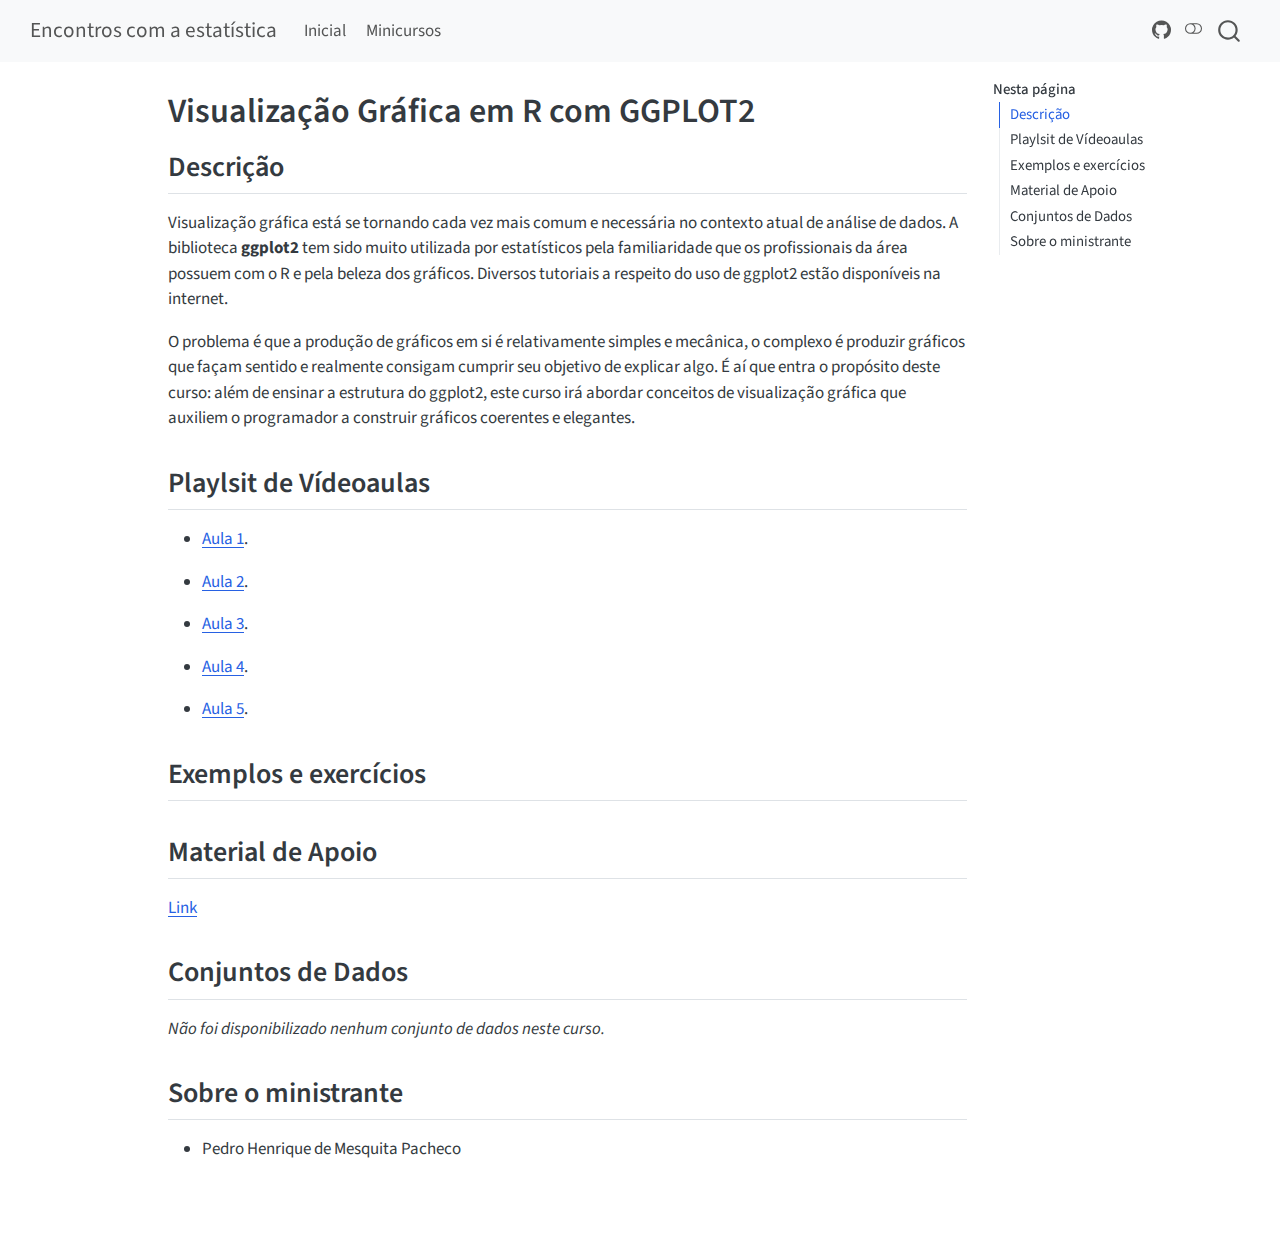
<file: docs/minicursos/Visualizacao Grafica em R com GGPLOT2/visualizacaoGraficaRGGPLOT2.html>
<!DOCTYPE html>
<html xmlns="http://www.w3.org/1999/xhtml" lang="pt-BR" xml:lang="pt-BR"><head>

<meta charset="utf-8">
<meta name="generator" content="quarto-1.5.57">

<meta name="viewport" content="width=device-width, initial-scale=1.0, user-scalable=yes">


<title>Visualização Gráfica em R com GGPLOT2 – Encontros com a estatística</title>
<style>
code{white-space: pre-wrap;}
span.smallcaps{font-variant: small-caps;}
div.columns{display: flex; gap: min(4vw, 1.5em);}
div.column{flex: auto; overflow-x: auto;}
div.hanging-indent{margin-left: 1.5em; text-indent: -1.5em;}
ul.task-list{list-style: none;}
ul.task-list li input[type="checkbox"] {
  width: 0.8em;
  margin: 0 0.8em 0.2em -1em; /* quarto-specific, see https://github.com/quarto-dev/quarto-cli/issues/4556 */ 
  vertical-align: middle;
}
</style>


<script src="../../site_libs/quarto-nav/quarto-nav.js"></script>
<script src="../../site_libs/quarto-nav/headroom.min.js"></script>
<script src="../../site_libs/clipboard/clipboard.min.js"></script>
<script src="../../site_libs/quarto-search/autocomplete.umd.js"></script>
<script src="../../site_libs/quarto-search/fuse.min.js"></script>
<script src="../../site_libs/quarto-search/quarto-search.js"></script>
<meta name="quarto:offset" content="../../">
<script src="../../site_libs/quarto-html/quarto.js"></script>
<script src="../../site_libs/quarto-html/popper.min.js"></script>
<script src="../../site_libs/quarto-html/tippy.umd.min.js"></script>
<script src="../../site_libs/quarto-html/anchor.min.js"></script>
<link href="../../site_libs/quarto-html/tippy.css" rel="stylesheet">
<link href="../../site_libs/quarto-html/quarto-syntax-highlighting.css" rel="stylesheet" class="quarto-color-scheme" id="quarto-text-highlighting-styles">
<link href="../../site_libs/quarto-html/quarto-syntax-highlighting-dark.css" rel="prefetch" class="quarto-color-scheme quarto-color-alternate" id="quarto-text-highlighting-styles">
<script src="../../site_libs/bootstrap/bootstrap.min.js"></script>
<link href="../../site_libs/bootstrap/bootstrap-icons.css" rel="stylesheet">
<link href="../../site_libs/bootstrap/bootstrap.min.css" rel="stylesheet" class="quarto-color-scheme" id="quarto-bootstrap" data-mode="light">
<link href="../../site_libs/bootstrap/bootstrap-dark.min.css" rel="prefetch" class="quarto-color-scheme quarto-color-alternate" id="quarto-bootstrap" data-mode="dark">
<script id="quarto-search-options" type="application/json">{
  "location": "navbar",
  "copy-button": false,
  "collapse-after": 3,
  "panel-placement": "end",
  "type": "overlay",
  "limit": 50,
  "keyboard-shortcut": [
    "f",
    "/",
    "s"
  ],
  "show-item-context": false,
  "language": {
    "search-no-results-text": "Nenhum resultado",
    "search-matching-documents-text": "documentos correspondentes",
    "search-copy-link-title": "Copiar link para a busca",
    "search-hide-matches-text": "Esconder correspondências adicionais",
    "search-more-match-text": "mais correspondência neste documento",
    "search-more-matches-text": "mais correspondências neste documento",
    "search-clear-button-title": "Limpar",
    "search-text-placeholder": "",
    "search-detached-cancel-button-title": "Cancelar",
    "search-submit-button-title": "Enviar",
    "search-label": "Procurar"
  }
}</script>


<link rel="stylesheet" href="../../styles.css">
</head>

<body class="nav-fixed">

<div id="quarto-search-results"></div>
  <header id="quarto-header" class="headroom fixed-top">
    <nav class="navbar navbar-expand-lg " data-bs-theme="dark">
      <div class="navbar-container container-fluid">
      <div class="navbar-brand-container mx-auto">
    <a class="navbar-brand" href="../../index.html">
    <span class="navbar-title">Encontros com a estatística</span>
    </a>
  </div>
            <div id="quarto-search" class="" title="Procurar"></div>
          <button class="navbar-toggler" type="button" data-bs-toggle="collapse" data-bs-target="#navbarCollapse" aria-controls="navbarCollapse" role="menu" aria-expanded="false" aria-label="Alternar de navegação" onclick="if (window.quartoToggleHeadroom) { window.quartoToggleHeadroom(); }">
  <span class="navbar-toggler-icon"></span>
</button>
          <div class="collapse navbar-collapse" id="navbarCollapse">
            <ul class="navbar-nav navbar-nav-scroll me-auto">
  <li class="nav-item">
    <a class="nav-link" href="../../index.html"> 
<span class="menu-text">Inicial</span></a>
  </li>  
  <li class="nav-item">
    <a class="nav-link" href="../../minicursos.html"> 
<span class="menu-text">Minicursos</span></a>
  </li>  
</ul>
            <ul class="navbar-nav navbar-nav-scroll ms-auto">
  <li class="nav-item compact">
    <a class="nav-link" href="https://github.com/Encontroscomaestatistica/"> <i class="bi bi-github" role="img">
</i> 
<span class="menu-text"></span></a>
  </li>  
</ul>
          </div> <!-- /navcollapse -->
            <div class="quarto-navbar-tools">
  <a href="" class="quarto-color-scheme-toggle quarto-navigation-tool  px-1" onclick="window.quartoToggleColorScheme(); return false;" title="Alternar modo escuro"><i class="bi"></i></a>
</div>
      </div> <!-- /container-fluid -->
    </nav>
</header>
<!-- content -->
<div id="quarto-content" class="quarto-container page-columns page-rows-contents page-layout-article page-navbar">
<!-- sidebar -->
<!-- margin-sidebar -->
    <div id="quarto-margin-sidebar" class="sidebar margin-sidebar">
        <nav id="TOC" role="doc-toc" class="toc-active">
    <h2 id="toc-title">Nesta página</h2>
   
  <ul>
  <li><a href="#descrição" id="toc-descrição" class="nav-link active" data-scroll-target="#descrição">Descrição</a></li>
  <li><a href="#playlsit-de-vídeoaulas" id="toc-playlsit-de-vídeoaulas" class="nav-link" data-scroll-target="#playlsit-de-vídeoaulas">Playlsit de Vídeoaulas</a></li>
  <li><a href="#exemplos-e-exercícios" id="toc-exemplos-e-exercícios" class="nav-link" data-scroll-target="#exemplos-e-exercícios">Exemplos e exercícios</a></li>
  <li><a href="#material-de-apoio" id="toc-material-de-apoio" class="nav-link" data-scroll-target="#material-de-apoio">Material de Apoio</a></li>
  <li><a href="#conjuntos-de-dados" id="toc-conjuntos-de-dados" class="nav-link" data-scroll-target="#conjuntos-de-dados">Conjuntos de Dados</a></li>
  <li><a href="#sobre-o-ministrante" id="toc-sobre-o-ministrante" class="nav-link" data-scroll-target="#sobre-o-ministrante">Sobre o ministrante</a></li>
  </ul>
</nav>
    </div>
<!-- main -->
<main class="content" id="quarto-document-content">

<header id="title-block-header" class="quarto-title-block default">
<div class="quarto-title">
<h1 class="title">Visualização Gráfica em R com GGPLOT2</h1>
</div>



<div class="quarto-title-meta">

    
  
    
  </div>
  


</header>


<section id="descrição" class="level2">
<h2 class="anchored" data-anchor-id="descrição">Descrição</h2>
<p>Visualização gráfica está se tornando cada vez mais comum e necessária no contexto atual de análise de dados. A biblioteca <strong>ggplot2</strong> tem sido muito utilizada por estatísticos pela familiaridade que os profissionais da área possuem com o R e pela beleza dos gráficos. Diversos tutoriais a respeito do uso de ggplot2 estão disponíveis na internet.</p>
<p>O problema é que a produção de gráficos em si é relativamente simples e mecânica, o complexo é produzir gráficos que façam sentido e realmente consigam cumprir seu objetivo de explicar algo. É aí que entra o propósito deste curso: além de ensinar a estrutura do ggplot2, este curso irá abordar conceitos de visualização gráfica que auxiliem o programador a construir gráficos coerentes e elegantes.</p>
</section>
<section id="playlsit-de-vídeoaulas" class="level2">
<h2 class="anchored" data-anchor-id="playlsit-de-vídeoaulas">Playlsit de Vídeoaulas</h2>
<ul>
<li><p><a href="https://youtu.be/cL96ezjOzbE" target="_blank" rel="noopener noreferrer">Aula 1</a>.</p></li>
<li><p><a href="https://youtu.be/dfwCrncD5eo" target="_blank" rel="noopener noreferrer">Aula 2</a>.</p></li>
<li><p><a href="https://youtu.be/8jcuBUjaM0Y" target="_blank" rel="noopener noreferrer">Aula 3</a>.</p></li>
<li><p><a href="https://youtu.be/zNGy_vy4XhE" target="_blank" rel="noopener noreferrer">Aula 4</a>.</p></li>
<li><p><a href="https://youtu.be/CbubR1DwOXA" target="_blank" rel="noopener noreferrer">Aula 5</a>.</p></li>
</ul>
</section>
<section id="exemplos-e-exercícios" class="level2">
<h2 class="anchored" data-anchor-id="exemplos-e-exercícios">Exemplos e exercícios</h2>
<!-- Insira aqui exemplos e exercícios -->
</section>
<section id="material-de-apoio" class="level2">
<h2 class="anchored" data-anchor-id="material-de-apoio">Material de Apoio</h2>
<p><a href="../Visualizacao Grafica em R com GGPLOT2/Material-20250622T150506Z-1-001.zip">Link</a></p>
</section>
<section id="conjuntos-de-dados" class="level2">
<h2 class="anchored" data-anchor-id="conjuntos-de-dados">Conjuntos de Dados</h2>
<p><em>Não foi disponibilizado nenhum conjunto de dados neste curso.</em></p>
</section>
<section id="sobre-o-ministrante" class="level2">
<h2 class="anchored" data-anchor-id="sobre-o-ministrante">Sobre o ministrante</h2>
<ul>
<li>Pedro Henrique de Mesquita Pacheco</li>
</ul>


</section>

</main> <!-- /main -->
<script id="quarto-html-after-body" type="application/javascript">
window.document.addEventListener("DOMContentLoaded", function (event) {
  const toggleBodyColorMode = (bsSheetEl) => {
    const mode = bsSheetEl.getAttribute("data-mode");
    const bodyEl = window.document.querySelector("body");
    if (mode === "dark") {
      bodyEl.classList.add("quarto-dark");
      bodyEl.classList.remove("quarto-light");
    } else {
      bodyEl.classList.add("quarto-light");
      bodyEl.classList.remove("quarto-dark");
    }
  }
  const toggleBodyColorPrimary = () => {
    const bsSheetEl = window.document.querySelector("link#quarto-bootstrap");
    if (bsSheetEl) {
      toggleBodyColorMode(bsSheetEl);
    }
  }
  toggleBodyColorPrimary();  
  const disableStylesheet = (stylesheets) => {
    for (let i=0; i < stylesheets.length; i++) {
      const stylesheet = stylesheets[i];
      stylesheet.rel = 'prefetch';
    }
  }
  const enableStylesheet = (stylesheets) => {
    for (let i=0; i < stylesheets.length; i++) {
      const stylesheet = stylesheets[i];
      stylesheet.rel = 'stylesheet';
    }
  }
  const manageTransitions = (selector, allowTransitions) => {
    const els = window.document.querySelectorAll(selector);
    for (let i=0; i < els.length; i++) {
      const el = els[i];
      if (allowTransitions) {
        el.classList.remove('notransition');
      } else {
        el.classList.add('notransition');
      }
    }
  }
  const toggleGiscusIfUsed = (isAlternate, darkModeDefault) => {
    const baseTheme = document.querySelector('#giscus-base-theme')?.value ?? 'light';
    const alternateTheme = document.querySelector('#giscus-alt-theme')?.value ?? 'dark';
    let newTheme = '';
    if(darkModeDefault) {
      newTheme = isAlternate ? baseTheme : alternateTheme;
    } else {
      newTheme = isAlternate ? alternateTheme : baseTheme;
    }
    const changeGiscusTheme = () => {
      // From: https://github.com/giscus/giscus/issues/336
      const sendMessage = (message) => {
        const iframe = document.querySelector('iframe.giscus-frame');
        if (!iframe) return;
        iframe.contentWindow.postMessage({ giscus: message }, 'https://giscus.app');
      }
      sendMessage({
        setConfig: {
          theme: newTheme
        }
      });
    }
    const isGiscussLoaded = window.document.querySelector('iframe.giscus-frame') !== null;
    if (isGiscussLoaded) {
      changeGiscusTheme();
    }
  }
  const toggleColorMode = (alternate) => {
    // Switch the stylesheets
    const alternateStylesheets = window.document.querySelectorAll('link.quarto-color-scheme.quarto-color-alternate');
    manageTransitions('#quarto-margin-sidebar .nav-link', false);
    if (alternate) {
      enableStylesheet(alternateStylesheets);
      for (const sheetNode of alternateStylesheets) {
        if (sheetNode.id === "quarto-bootstrap") {
          toggleBodyColorMode(sheetNode);
        }
      }
    } else {
      disableStylesheet(alternateStylesheets);
      toggleBodyColorPrimary();
    }
    manageTransitions('#quarto-margin-sidebar .nav-link', true);
    // Switch the toggles
    const toggles = window.document.querySelectorAll('.quarto-color-scheme-toggle');
    for (let i=0; i < toggles.length; i++) {
      const toggle = toggles[i];
      if (toggle) {
        if (alternate) {
          toggle.classList.add("alternate");     
        } else {
          toggle.classList.remove("alternate");
        }
      }
    }
    // Hack to workaround the fact that safari doesn't
    // properly recolor the scrollbar when toggling (#1455)
    if (navigator.userAgent.indexOf('Safari') > 0 && navigator.userAgent.indexOf('Chrome') == -1) {
      manageTransitions("body", false);
      window.scrollTo(0, 1);
      setTimeout(() => {
        window.scrollTo(0, 0);
        manageTransitions("body", true);
      }, 40);  
    }
  }
  const isFileUrl = () => { 
    return window.location.protocol === 'file:';
  }
  const hasAlternateSentinel = () => {  
    let styleSentinel = getColorSchemeSentinel();
    if (styleSentinel !== null) {
      return styleSentinel === "alternate";
    } else {
      return false;
    }
  }
  const setStyleSentinel = (alternate) => {
    const value = alternate ? "alternate" : "default";
    if (!isFileUrl()) {
      window.localStorage.setItem("quarto-color-scheme", value);
    } else {
      localAlternateSentinel = value;
    }
  }
  const getColorSchemeSentinel = () => {
    if (!isFileUrl()) {
      const storageValue = window.localStorage.getItem("quarto-color-scheme");
      return storageValue != null ? storageValue : localAlternateSentinel;
    } else {
      return localAlternateSentinel;
    }
  }
  const darkModeDefault = false;
  let localAlternateSentinel = darkModeDefault ? 'alternate' : 'default';
  // Dark / light mode switch
  window.quartoToggleColorScheme = () => {
    // Read the current dark / light value 
    let toAlternate = !hasAlternateSentinel();
    toggleColorMode(toAlternate);
    setStyleSentinel(toAlternate);
    toggleGiscusIfUsed(toAlternate, darkModeDefault);
  };
  // Ensure there is a toggle, if there isn't float one in the top right
  if (window.document.querySelector('.quarto-color-scheme-toggle') === null) {
    const a = window.document.createElement('a');
    a.classList.add('top-right');
    a.classList.add('quarto-color-scheme-toggle');
    a.href = "";
    a.onclick = function() { try { window.quartoToggleColorScheme(); } catch {} return false; };
    const i = window.document.createElement("i");
    i.classList.add('bi');
    a.appendChild(i);
    window.document.body.appendChild(a);
  }
  // Switch to dark mode if need be
  if (hasAlternateSentinel()) {
    toggleColorMode(true);
  } else {
    toggleColorMode(false);
  }
  const icon = "";
  const anchorJS = new window.AnchorJS();
  anchorJS.options = {
    placement: 'right',
    icon: icon
  };
  anchorJS.add('.anchored');
  const isCodeAnnotation = (el) => {
    for (const clz of el.classList) {
      if (clz.startsWith('code-annotation-')) {                     
        return true;
      }
    }
    return false;
  }
  const onCopySuccess = function(e) {
    // button target
    const button = e.trigger;
    // don't keep focus
    button.blur();
    // flash "checked"
    button.classList.add('code-copy-button-checked');
    var currentTitle = button.getAttribute("title");
    button.setAttribute("title", "Copiada");
    let tooltip;
    if (window.bootstrap) {
      button.setAttribute("data-bs-toggle", "tooltip");
      button.setAttribute("data-bs-placement", "left");
      button.setAttribute("data-bs-title", "Copiada");
      tooltip = new bootstrap.Tooltip(button, 
        { trigger: "manual", 
          customClass: "code-copy-button-tooltip",
          offset: [0, -8]});
      tooltip.show();    
    }
    setTimeout(function() {
      if (tooltip) {
        tooltip.hide();
        button.removeAttribute("data-bs-title");
        button.removeAttribute("data-bs-toggle");
        button.removeAttribute("data-bs-placement");
      }
      button.setAttribute("title", currentTitle);
      button.classList.remove('code-copy-button-checked');
    }, 1000);
    // clear code selection
    e.clearSelection();
  }
  const getTextToCopy = function(trigger) {
      const codeEl = trigger.previousElementSibling.cloneNode(true);
      for (const childEl of codeEl.children) {
        if (isCodeAnnotation(childEl)) {
          childEl.remove();
        }
      }
      return codeEl.innerText;
  }
  const clipboard = new window.ClipboardJS('.code-copy-button:not([data-in-quarto-modal])', {
    text: getTextToCopy
  });
  clipboard.on('success', onCopySuccess);
  if (window.document.getElementById('quarto-embedded-source-code-modal')) {
    // For code content inside modals, clipBoardJS needs to be initialized with a container option
    // TODO: Check when it could be a function (https://github.com/zenorocha/clipboard.js/issues/860)
    const clipboardModal = new window.ClipboardJS('.code-copy-button[data-in-quarto-modal]', {
      text: getTextToCopy,
      container: window.document.getElementById('quarto-embedded-source-code-modal')
    });
    clipboardModal.on('success', onCopySuccess);
  }
    var localhostRegex = new RegExp(/^(?:http|https):\/\/localhost\:?[0-9]*\//);
    var mailtoRegex = new RegExp(/^mailto:/);
      var filterRegex = new RegExp('/' + window.location.host + '/');
    var isInternal = (href) => {
        return filterRegex.test(href) || localhostRegex.test(href) || mailtoRegex.test(href);
    }
    // Inspect non-navigation links and adorn them if external
 	var links = window.document.querySelectorAll('a[href]:not(.nav-link):not(.navbar-brand):not(.toc-action):not(.sidebar-link):not(.sidebar-item-toggle):not(.pagination-link):not(.no-external):not([aria-hidden]):not(.dropdown-item):not(.quarto-navigation-tool):not(.about-link)');
    for (var i=0; i<links.length; i++) {
      const link = links[i];
      if (!isInternal(link.href)) {
        // undo the damage that might have been done by quarto-nav.js in the case of
        // links that we want to consider external
        if (link.dataset.originalHref !== undefined) {
          link.href = link.dataset.originalHref;
        }
      }
    }
  function tippyHover(el, contentFn, onTriggerFn, onUntriggerFn) {
    const config = {
      allowHTML: true,
      maxWidth: 500,
      delay: 100,
      arrow: false,
      appendTo: function(el) {
          return el.parentElement;
      },
      interactive: true,
      interactiveBorder: 10,
      theme: 'quarto',
      placement: 'bottom-start',
    };
    if (contentFn) {
      config.content = contentFn;
    }
    if (onTriggerFn) {
      config.onTrigger = onTriggerFn;
    }
    if (onUntriggerFn) {
      config.onUntrigger = onUntriggerFn;
    }
    window.tippy(el, config); 
  }
  const noterefs = window.document.querySelectorAll('a[role="doc-noteref"]');
  for (var i=0; i<noterefs.length; i++) {
    const ref = noterefs[i];
    tippyHover(ref, function() {
      // use id or data attribute instead here
      let href = ref.getAttribute('data-footnote-href') || ref.getAttribute('href');
      try { href = new URL(href).hash; } catch {}
      const id = href.replace(/^#\/?/, "");
      const note = window.document.getElementById(id);
      if (note) {
        return note.innerHTML;
      } else {
        return "";
      }
    });
  }
  const xrefs = window.document.querySelectorAll('a.quarto-xref');
  const processXRef = (id, note) => {
    // Strip column container classes
    const stripColumnClz = (el) => {
      el.classList.remove("page-full", "page-columns");
      if (el.children) {
        for (const child of el.children) {
          stripColumnClz(child);
        }
      }
    }
    stripColumnClz(note)
    if (id === null || id.startsWith('sec-')) {
      // Special case sections, only their first couple elements
      const container = document.createElement("div");
      if (note.children && note.children.length > 2) {
        container.appendChild(note.children[0].cloneNode(true));
        for (let i = 1; i < note.children.length; i++) {
          const child = note.children[i];
          if (child.tagName === "P" && child.innerText === "") {
            continue;
          } else {
            container.appendChild(child.cloneNode(true));
            break;
          }
        }
        if (window.Quarto?.typesetMath) {
          window.Quarto.typesetMath(container);
        }
        return container.innerHTML
      } else {
        if (window.Quarto?.typesetMath) {
          window.Quarto.typesetMath(note);
        }
        return note.innerHTML;
      }
    } else {
      // Remove any anchor links if they are present
      const anchorLink = note.querySelector('a.anchorjs-link');
      if (anchorLink) {
        anchorLink.remove();
      }
      if (window.Quarto?.typesetMath) {
        window.Quarto.typesetMath(note);
      }
      // TODO in 1.5, we should make sure this works without a callout special case
      if (note.classList.contains("callout")) {
        return note.outerHTML;
      } else {
        return note.innerHTML;
      }
    }
  }
  for (var i=0; i<xrefs.length; i++) {
    const xref = xrefs[i];
    tippyHover(xref, undefined, function(instance) {
      instance.disable();
      let url = xref.getAttribute('href');
      let hash = undefined; 
      if (url.startsWith('#')) {
        hash = url;
      } else {
        try { hash = new URL(url).hash; } catch {}
      }
      if (hash) {
        const id = hash.replace(/^#\/?/, "");
        const note = window.document.getElementById(id);
        if (note !== null) {
          try {
            const html = processXRef(id, note.cloneNode(true));
            instance.setContent(html);
          } finally {
            instance.enable();
            instance.show();
          }
        } else {
          // See if we can fetch this
          fetch(url.split('#')[0])
          .then(res => res.text())
          .then(html => {
            const parser = new DOMParser();
            const htmlDoc = parser.parseFromString(html, "text/html");
            const note = htmlDoc.getElementById(id);
            if (note !== null) {
              const html = processXRef(id, note);
              instance.setContent(html);
            } 
          }).finally(() => {
            instance.enable();
            instance.show();
          });
        }
      } else {
        // See if we can fetch a full url (with no hash to target)
        // This is a special case and we should probably do some content thinning / targeting
        fetch(url)
        .then(res => res.text())
        .then(html => {
          const parser = new DOMParser();
          const htmlDoc = parser.parseFromString(html, "text/html");
          const note = htmlDoc.querySelector('main.content');
          if (note !== null) {
            // This should only happen for chapter cross references
            // (since there is no id in the URL)
            // remove the first header
            if (note.children.length > 0 && note.children[0].tagName === "HEADER") {
              note.children[0].remove();
            }
            const html = processXRef(null, note);
            instance.setContent(html);
          } 
        }).finally(() => {
          instance.enable();
          instance.show();
        });
      }
    }, function(instance) {
    });
  }
      let selectedAnnoteEl;
      const selectorForAnnotation = ( cell, annotation) => {
        let cellAttr = 'data-code-cell="' + cell + '"';
        let lineAttr = 'data-code-annotation="' +  annotation + '"';
        const selector = 'span[' + cellAttr + '][' + lineAttr + ']';
        return selector;
      }
      const selectCodeLines = (annoteEl) => {
        const doc = window.document;
        const targetCell = annoteEl.getAttribute("data-target-cell");
        const targetAnnotation = annoteEl.getAttribute("data-target-annotation");
        const annoteSpan = window.document.querySelector(selectorForAnnotation(targetCell, targetAnnotation));
        const lines = annoteSpan.getAttribute("data-code-lines").split(",");
        const lineIds = lines.map((line) => {
          return targetCell + "-" + line;
        })
        let top = null;
        let height = null;
        let parent = null;
        if (lineIds.length > 0) {
            //compute the position of the single el (top and bottom and make a div)
            const el = window.document.getElementById(lineIds[0]);
            top = el.offsetTop;
            height = el.offsetHeight;
            parent = el.parentElement.parentElement;
          if (lineIds.length > 1) {
            const lastEl = window.document.getElementById(lineIds[lineIds.length - 1]);
            const bottom = lastEl.offsetTop + lastEl.offsetHeight;
            height = bottom - top;
          }
          if (top !== null && height !== null && parent !== null) {
            // cook up a div (if necessary) and position it 
            let div = window.document.getElementById("code-annotation-line-highlight");
            if (div === null) {
              div = window.document.createElement("div");
              div.setAttribute("id", "code-annotation-line-highlight");
              div.style.position = 'absolute';
              parent.appendChild(div);
            }
            div.style.top = top - 2 + "px";
            div.style.height = height + 4 + "px";
            div.style.left = 0;
            let gutterDiv = window.document.getElementById("code-annotation-line-highlight-gutter");
            if (gutterDiv === null) {
              gutterDiv = window.document.createElement("div");
              gutterDiv.setAttribute("id", "code-annotation-line-highlight-gutter");
              gutterDiv.style.position = 'absolute';
              const codeCell = window.document.getElementById(targetCell);
              const gutter = codeCell.querySelector('.code-annotation-gutter');
              gutter.appendChild(gutterDiv);
            }
            gutterDiv.style.top = top - 2 + "px";
            gutterDiv.style.height = height + 4 + "px";
          }
          selectedAnnoteEl = annoteEl;
        }
      };
      const unselectCodeLines = () => {
        const elementsIds = ["code-annotation-line-highlight", "code-annotation-line-highlight-gutter"];
        elementsIds.forEach((elId) => {
          const div = window.document.getElementById(elId);
          if (div) {
            div.remove();
          }
        });
        selectedAnnoteEl = undefined;
      };
        // Handle positioning of the toggle
    window.addEventListener(
      "resize",
      throttle(() => {
        elRect = undefined;
        if (selectedAnnoteEl) {
          selectCodeLines(selectedAnnoteEl);
        }
      }, 10)
    );
    function throttle(fn, ms) {
    let throttle = false;
    let timer;
      return (...args) => {
        if(!throttle) { // first call gets through
            fn.apply(this, args);
            throttle = true;
        } else { // all the others get throttled
            if(timer) clearTimeout(timer); // cancel #2
            timer = setTimeout(() => {
              fn.apply(this, args);
              timer = throttle = false;
            }, ms);
        }
      };
    }
      // Attach click handler to the DT
      const annoteDls = window.document.querySelectorAll('dt[data-target-cell]');
      for (const annoteDlNode of annoteDls) {
        annoteDlNode.addEventListener('click', (event) => {
          const clickedEl = event.target;
          if (clickedEl !== selectedAnnoteEl) {
            unselectCodeLines();
            const activeEl = window.document.querySelector('dt[data-target-cell].code-annotation-active');
            if (activeEl) {
              activeEl.classList.remove('code-annotation-active');
            }
            selectCodeLines(clickedEl);
            clickedEl.classList.add('code-annotation-active');
          } else {
            // Unselect the line
            unselectCodeLines();
            clickedEl.classList.remove('code-annotation-active');
          }
        });
      }
  const findCites = (el) => {
    const parentEl = el.parentElement;
    if (parentEl) {
      const cites = parentEl.dataset.cites;
      if (cites) {
        return {
          el,
          cites: cites.split(' ')
        };
      } else {
        return findCites(el.parentElement)
      }
    } else {
      return undefined;
    }
  };
  var bibliorefs = window.document.querySelectorAll('a[role="doc-biblioref"]');
  for (var i=0; i<bibliorefs.length; i++) {
    const ref = bibliorefs[i];
    const citeInfo = findCites(ref);
    if (citeInfo) {
      tippyHover(citeInfo.el, function() {
        var popup = window.document.createElement('div');
        citeInfo.cites.forEach(function(cite) {
          var citeDiv = window.document.createElement('div');
          citeDiv.classList.add('hanging-indent');
          citeDiv.classList.add('csl-entry');
          var biblioDiv = window.document.getElementById('ref-' + cite);
          if (biblioDiv) {
            citeDiv.innerHTML = biblioDiv.innerHTML;
          }
          popup.appendChild(citeDiv);
        });
        return popup.innerHTML;
      });
    }
  }
});
</script>
</div> <!-- /content -->




</body></html>
</file>
<file: docs/site_libs/quarto-html/tippy.css>
.tippy-box[data-animation=fade][data-state=hidden]{opacity:0}[data-tippy-root]{max-width:calc(100vw - 10px)}.tippy-box{position:relative;background-color:#333;color:#fff;border-radius:4px;font-size:14px;line-height:1.4;white-space:normal;outline:0;transition-property:transform,visibility,opacity}.tippy-box[data-placement^=top]>.tippy-arrow{bottom:0}.tippy-box[data-placement^=top]>.tippy-arrow:before{bottom:-7px;left:0;border-width:8px 8px 0;border-top-color:initial;transform-origin:center top}.tippy-box[data-placement^=bottom]>.tippy-arrow{top:0}.tippy-box[data-placement^=bottom]>.tippy-arrow:before{top:-7px;left:0;border-width:0 8px 8px;border-bottom-color:initial;transform-origin:center bottom}.tippy-box[data-placement^=left]>.tippy-arrow{right:0}.tippy-box[data-placement^=left]>.tippy-arrow:before{border-width:8px 0 8px 8px;border-left-color:initial;right:-7px;transform-origin:center left}.tippy-box[data-placement^=right]>.tippy-arrow{left:0}.tippy-box[data-placement^=right]>.tippy-arrow:before{left:-7px;border-width:8px 8px 8px 0;border-right-color:initial;transform-origin:center right}.tippy-box[data-inertia][data-state=visible]{transition-timing-function:cubic-bezier(.54,1.5,.38,1.11)}.tippy-arrow{width:16px;height:16px;color:#333}.tippy-arrow:before{content:"";position:absolute;border-color:transparent;border-style:solid}.tippy-content{position:relative;padding:5px 9px;z-index:1}
</file>
<file: docs/site_libs/quarto-html/quarto-syntax-highlighting.css>
/* quarto syntax highlight colors */
:root {
  --quarto-hl-ot-color: #003B4F;
  --quarto-hl-at-color: #657422;
  --quarto-hl-ss-color: #20794D;
  --quarto-hl-an-color: #5E5E5E;
  --quarto-hl-fu-color: #4758AB;
  --quarto-hl-st-color: #20794D;
  --quarto-hl-cf-color: #003B4F;
  --quarto-hl-op-color: #5E5E5E;
  --quarto-hl-er-color: #AD0000;
  --quarto-hl-bn-color: #AD0000;
  --quarto-hl-al-color: #AD0000;
  --quarto-hl-va-color: #111111;
  --quarto-hl-bu-color: inherit;
  --quarto-hl-ex-color: inherit;
  --quarto-hl-pp-color: #AD0000;
  --quarto-hl-in-color: #5E5E5E;
  --quarto-hl-vs-color: #20794D;
  --quarto-hl-wa-color: #5E5E5E;
  --quarto-hl-do-color: #5E5E5E;
  --quarto-hl-im-color: #00769E;
  --quarto-hl-ch-color: #20794D;
  --quarto-hl-dt-color: #AD0000;
  --quarto-hl-fl-color: #AD0000;
  --quarto-hl-co-color: #5E5E5E;
  --quarto-hl-cv-color: #5E5E5E;
  --quarto-hl-cn-color: #8f5902;
  --quarto-hl-sc-color: #5E5E5E;
  --quarto-hl-dv-color: #AD0000;
  --quarto-hl-kw-color: #003B4F;
}

/* other quarto variables */
:root {
  --quarto-font-monospace: SFMono-Regular, Menlo, Monaco, Consolas, "Liberation Mono", "Courier New", monospace;
}

pre > code.sourceCode > span {
  color: #003B4F;
}

code span {
  color: #003B4F;
}

code.sourceCode > span {
  color: #003B4F;
}

div.sourceCode,
div.sourceCode pre.sourceCode {
  color: #003B4F;
}

code span.ot {
  color: #003B4F;
  font-style: inherit;
}

code span.at {
  color: #657422;
  font-style: inherit;
}

code span.ss {
  color: #20794D;
  font-style: inherit;
}

code span.an {
  color: #5E5E5E;
  font-style: inherit;
}

code span.fu {
  color: #4758AB;
  font-style: inherit;
}

code span.st {
  color: #20794D;
  font-style: inherit;
}

code span.cf {
  color: #003B4F;
  font-weight: bold;
  font-style: inherit;
}

code span.op {
  color: #5E5E5E;
  font-style: inherit;
}

code span.er {
  color: #AD0000;
  font-style: inherit;
}

code span.bn {
  color: #AD0000;
  font-style: inherit;
}

code span.al {
  color: #AD0000;
  font-style: inherit;
}

code span.va {
  color: #111111;
  font-style: inherit;
}

code span.bu {
  font-style: inherit;
}

code span.ex {
  font-style: inherit;
}

code span.pp {
  color: #AD0000;
  font-style: inherit;
}

code span.in {
  color: #5E5E5E;
  font-style: inherit;
}

code span.vs {
  color: #20794D;
  font-style: inherit;
}

code span.wa {
  color: #5E5E5E;
  font-style: italic;
}

code span.do {
  color: #5E5E5E;
  font-style: italic;
}

code span.im {
  color: #00769E;
  font-style: inherit;
}

code span.ch {
  color: #20794D;
  font-style: inherit;
}

code span.dt {
  color: #AD0000;
  font-style: inherit;
}

code span.fl {
  color: #AD0000;
  font-style: inherit;
}

code span.co {
  color: #5E5E5E;
  font-style: inherit;
}

code span.cv {
  color: #5E5E5E;
  font-style: italic;
}

code span.cn {
  color: #8f5902;
  font-style: inherit;
}

code span.sc {
  color: #5E5E5E;
  font-style: inherit;
}

code span.dv {
  color: #AD0000;
  font-style: inherit;
}

code span.kw {
  color: #003B4F;
  font-weight: bold;
  font-style: inherit;
}

.prevent-inlining {
  content: "</";
}

/*# sourceMappingURL=debc5d5d77c3f9108843748ff7464032.css.map */
</file>
<file: docs/site_libs/quarto-html/quarto-syntax-highlighting-dark.css>
/* quarto syntax highlight colors */
:root {
  --quarto-hl-al-color: #f07178;
  --quarto-hl-an-color: #d4d0ab;
  --quarto-hl-at-color: #00e0e0;
  --quarto-hl-bn-color: #d4d0ab;
  --quarto-hl-bu-color: #abe338;
  --quarto-hl-ch-color: #abe338;
  --quarto-hl-co-color: #f8f8f2;
  --quarto-hl-cv-color: #ffd700;
  --quarto-hl-cn-color: #ffd700;
  --quarto-hl-cf-color: #ffa07a;
  --quarto-hl-dt-color: #ffa07a;
  --quarto-hl-dv-color: #d4d0ab;
  --quarto-hl-do-color: #f8f8f2;
  --quarto-hl-er-color: #f07178;
  --quarto-hl-ex-color: #00e0e0;
  --quarto-hl-fl-color: #d4d0ab;
  --quarto-hl-fu-color: #ffa07a;
  --quarto-hl-im-color: #abe338;
  --quarto-hl-in-color: #d4d0ab;
  --quarto-hl-kw-color: #ffa07a;
  --quarto-hl-op-color: #ffa07a;
  --quarto-hl-ot-color: #00e0e0;
  --quarto-hl-pp-color: #dcc6e0;
  --quarto-hl-re-color: #00e0e0;
  --quarto-hl-sc-color: #abe338;
  --quarto-hl-ss-color: #abe338;
  --quarto-hl-st-color: #abe338;
  --quarto-hl-va-color: #00e0e0;
  --quarto-hl-vs-color: #abe338;
  --quarto-hl-wa-color: #dcc6e0;
}

/* other quarto variables */
:root {
  --quarto-font-monospace: SFMono-Regular, Menlo, Monaco, Consolas, "Liberation Mono", "Courier New", monospace;
}

code span.al {
  background-color: #2a0f15;
  font-weight: bold;
  color: #f07178;
}

code span.an {
  color: #d4d0ab;
}

code span.at {
  color: #00e0e0;
}

code span.bn {
  color: #d4d0ab;
}

code span.bu {
  color: #abe338;
}

code span.ch {
  color: #abe338;
}

code span.co {
  font-style: italic;
  color: #f8f8f2;
}

code span.cv {
  color: #ffd700;
}

code span.cn {
  color: #ffd700;
}

code span.cf {
  font-weight: bold;
  color: #ffa07a;
}

code span.dt {
  color: #ffa07a;
}

code span.dv {
  color: #d4d0ab;
}

code span.do {
  color: #f8f8f2;
}

code span.er {
  color: #f07178;
  text-decoration: underline;
}

code span.ex {
  font-weight: bold;
  color: #00e0e0;
}

code span.fl {
  color: #d4d0ab;
}

code span.fu {
  color: #ffa07a;
}

code span.im {
  color: #abe338;
}

code span.in {
  color: #d4d0ab;
}

code span.kw {
  font-weight: bold;
  color: #ffa07a;
}

pre > code.sourceCode > span {
  color: #f8f8f2;
}

code span {
  color: #f8f8f2;
}

code.sourceCode > span {
  color: #f8f8f2;
}

div.sourceCode,
div.sourceCode pre.sourceCode {
  color: #f8f8f2;
}

code span.op {
  color: #ffa07a;
}

code span.ot {
  color: #00e0e0;
}

code span.pp {
  color: #dcc6e0;
}

code span.re {
  background-color: #f8f8f2;
  color: #00e0e0;
}

code span.sc {
  color: #abe338;
}

code span.ss {
  color: #abe338;
}

code span.st {
  color: #abe338;
}

code span.va {
  color: #00e0e0;
}

code span.vs {
  color: #abe338;
}

code span.wa {
  color: #dcc6e0;
}

.prevent-inlining {
  content: "</";
}

/*# sourceMappingURL=935a306eefa94366c21e1a970dddb765.css.map */
</file>
<file: docs/styles.css>
/* css styles */
</file>
